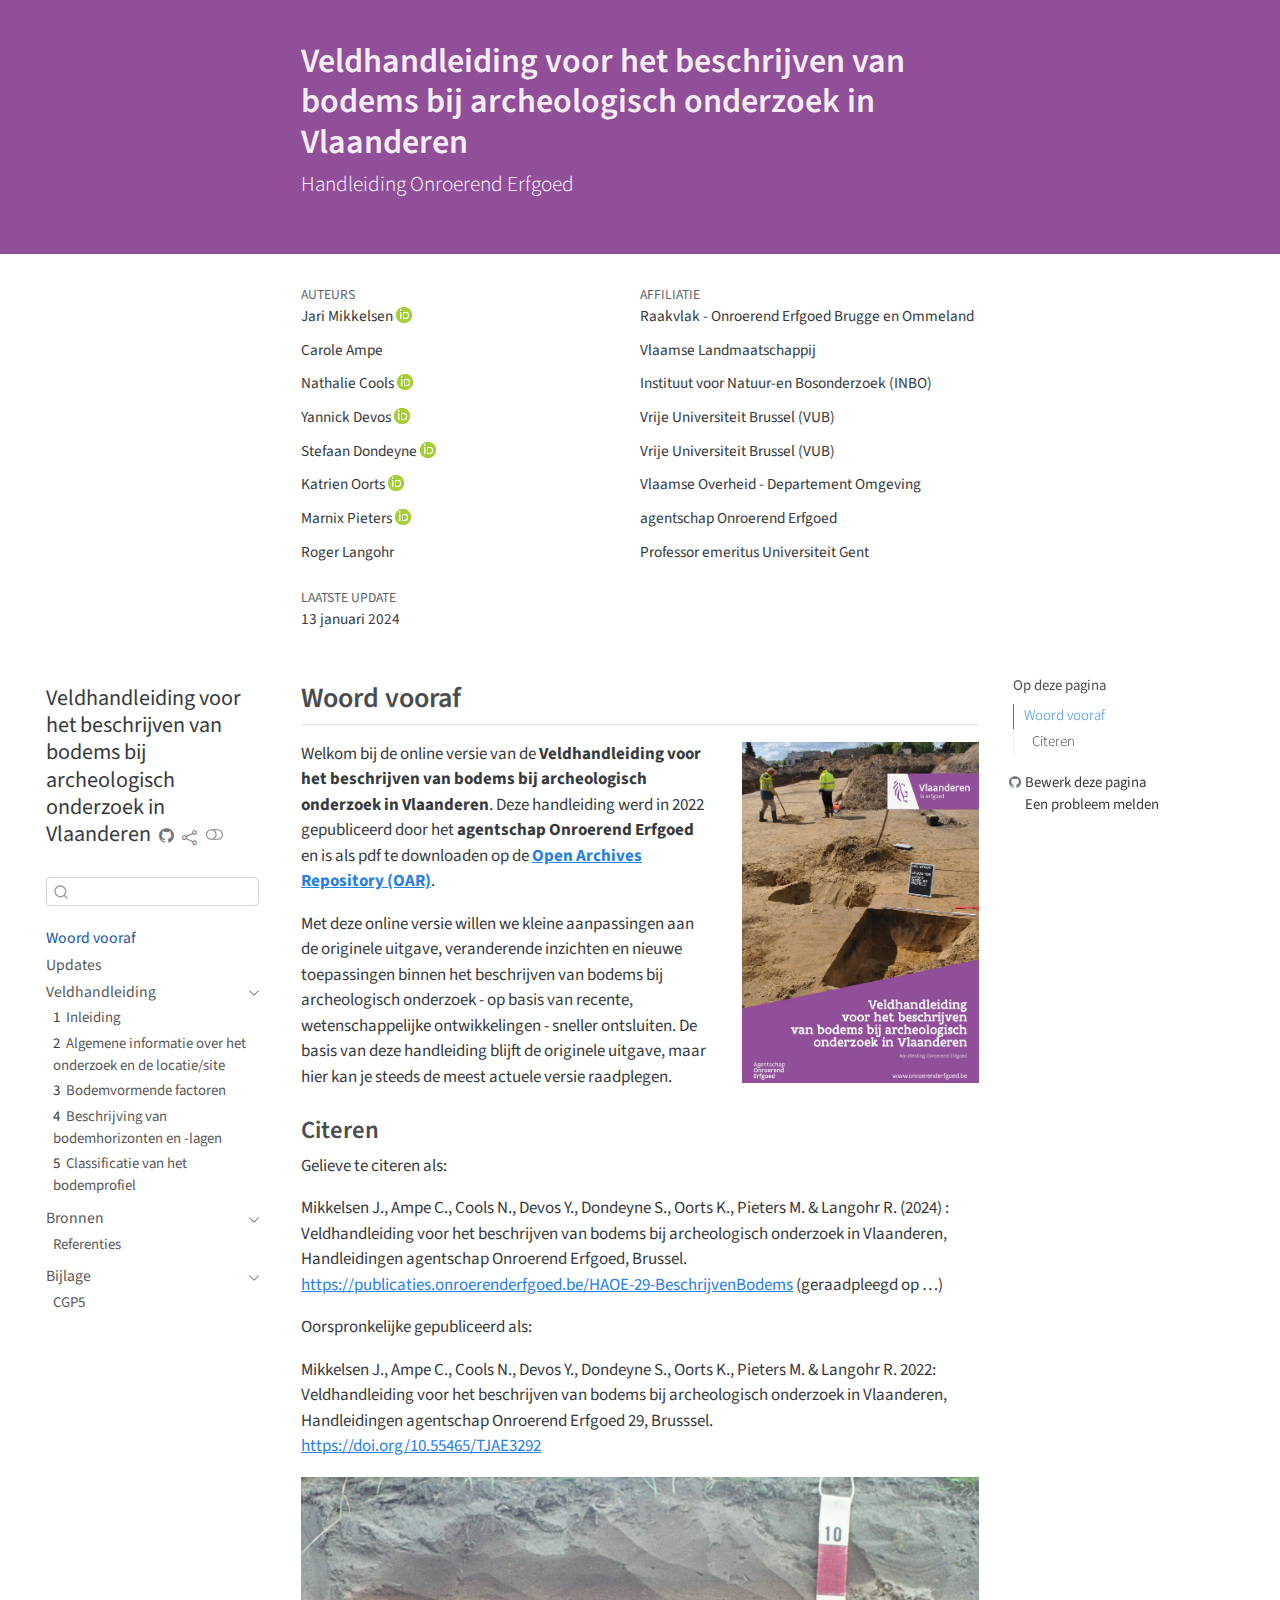
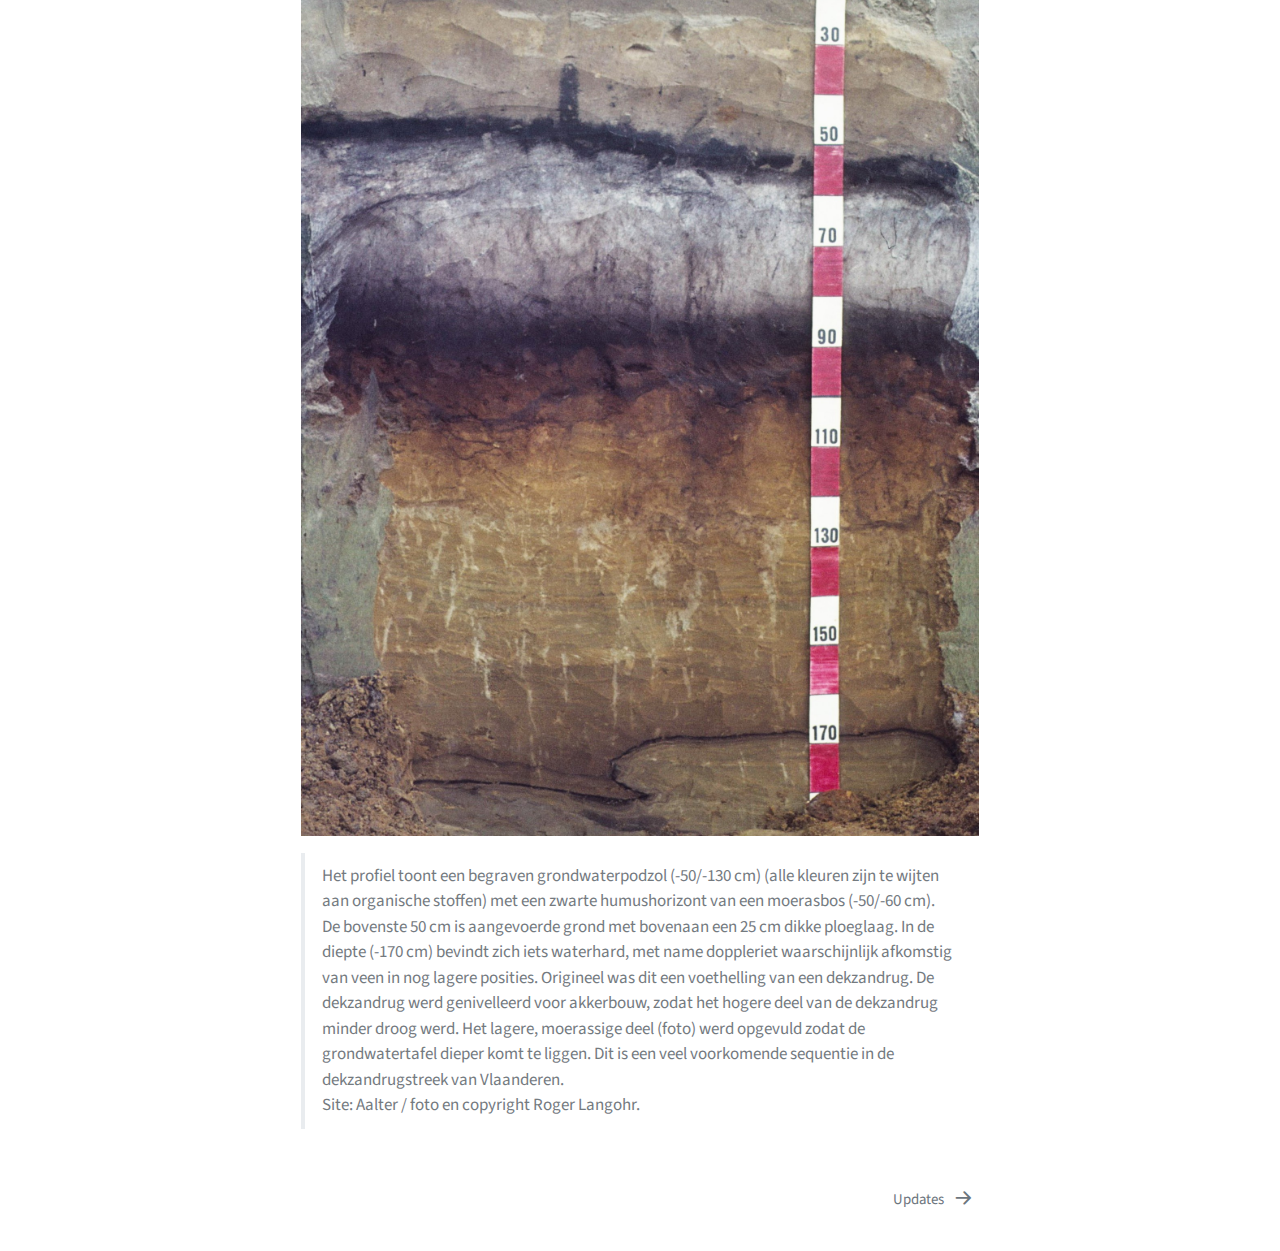
<file: docs/index.html>
<!DOCTYPE html>
<html xmlns="http://www.w3.org/1999/xhtml" lang="nl" xml:lang="nl"><head>

<meta charset="utf-8">
<meta name="generator" content="quarto-1.3.450">

<meta name="viewport" content="width=device-width, initial-scale=1.0, user-scalable=yes">

<meta name="author" content="Jari Mikkelsen">
<meta name="author" content="Carole Ampe">
<meta name="author" content="Nathalie Cools">
<meta name="author" content="Yannick Devos">
<meta name="author" content="Stefaan Dondeyne">
<meta name="author" content="Katrien Oorts">
<meta name="author" content="Marnix Pieters">
<meta name="author" content="Roger Langohr">

<title>Veldhandleiding voor het beschrijven van bodems bij archeologisch onderzoek in Vlaanderen</title>
<style>
code{white-space: pre-wrap;}
span.smallcaps{font-variant: small-caps;}
div.columns{display: flex; gap: min(4vw, 1.5em);}
div.column{flex: auto; overflow-x: auto;}
div.hanging-indent{margin-left: 1.5em; text-indent: -1.5em;}
ul.task-list{list-style: none;}
ul.task-list li input[type="checkbox"] {
  width: 0.8em;
  margin: 0 0.8em 0.2em -1em; /* quarto-specific, see https://github.com/quarto-dev/quarto-cli/issues/4556 */ 
  vertical-align: middle;
}
</style>


<script src="site_libs/quarto-nav/quarto-nav.js"></script>
<script src="site_libs/quarto-nav/headroom.min.js"></script>
<script src="site_libs/clipboard/clipboard.min.js"></script>
<script src="site_libs/quarto-search/autocomplete.umd.js"></script>
<script src="site_libs/quarto-search/fuse.min.js"></script>
<script src="site_libs/quarto-search/quarto-search.js"></script>
<meta name="quarto:offset" content="./">
<link href="./updates.html" rel="next">
<script src="site_libs/quarto-html/quarto.js"></script>
<script src="site_libs/quarto-html/popper.min.js"></script>
<script src="site_libs/quarto-html/tippy.umd.min.js"></script>
<script src="site_libs/quarto-html/anchor.min.js"></script>
<link href="site_libs/quarto-html/tippy.css" rel="stylesheet">
<link href="site_libs/quarto-html/quarto-syntax-highlighting.css" rel="stylesheet" class="quarto-color-scheme" id="quarto-text-highlighting-styles">
<link href="site_libs/quarto-html/quarto-syntax-highlighting-dark.css" rel="prefetch" class="quarto-color-scheme quarto-color-alternate" id="quarto-text-highlighting-styles">
<script src="site_libs/bootstrap/bootstrap.min.js"></script>
<link href="site_libs/bootstrap/bootstrap-icons.css" rel="stylesheet">
<link href="site_libs/bootstrap/bootstrap.min.css" rel="stylesheet" class="quarto-color-scheme" id="quarto-bootstrap" data-mode="light">
<link href="site_libs/bootstrap/bootstrap-dark.min.css" rel="prefetch" class="quarto-color-scheme quarto-color-alternate" id="quarto-bootstrap" data-mode="dark">
<script id="quarto-search-options" type="application/json">{
  "location": "sidebar",
  "copy-button": false,
  "collapse-after": 3,
  "panel-placement": "start",
  "type": "textbox",
  "limit": 20,
  "language": {
    "search-no-results-text": "Geen resultaat",
    "search-matching-documents-text": "Gevonden documenten",
    "search-copy-link-title": "Kopieer link om te zoeken",
    "search-hide-matches-text": "Extra overeenkomsten verbergen",
    "search-more-match-text": "meer overeenkomst in dit document",
    "search-more-matches-text": "meer overeenkomsten in dit document",
    "search-clear-button-title": "Wissen",
    "search-detached-cancel-button-title": "Annuleren",
    "search-submit-button-title": "Verzenden",
    "search-label": "Zoeken"
  }
}</script>
<style>

      .quarto-title-block .quarto-title-banner h1,
      .quarto-title-block .quarto-title-banner h2,
      .quarto-title-block .quarto-title-banner h3,
      .quarto-title-block .quarto-title-banner h4,
      .quarto-title-block .quarto-title-banner h5,
      .quarto-title-block .quarto-title-banner h6
      {
        color: white;
      }

      .quarto-title-block .quarto-title-banner {
        color: white;
background: #914f9a;
      }
</style>


<meta name="twitter:title" content="Veldhandleiding voor het beschrijven van bodems bij archeologisch onderzoek in Vlaanderen">
<meta name="twitter:description" content="Handleiding Onroerend Erfgoed">
<meta name="twitter:image" content="https://publicaties.onroerenderfgoed.be/HAOE-29-BeschrijvenBodems//docs/figuren/cover.jpg">
<meta name="twitter:card" content="summary_large_image">
</head>

<body class="nav-sidebar floating">

<div id="quarto-search-results"></div>
  <header id="quarto-header" class="headroom fixed-top">
  <nav class="quarto-secondary-nav">
    <div class="container-fluid d-flex">
      <button type="button" class="quarto-btn-toggle btn" data-bs-toggle="collapse" data-bs-target="#quarto-sidebar,#quarto-sidebar-glass" aria-controls="quarto-sidebar" aria-expanded="false" aria-label="Schakel zijbalk in" onclick="if (window.quartoToggleHeadroom) { window.quartoToggleHeadroom(); }">
        <i class="bi bi-layout-text-sidebar-reverse"></i>
      </button>
      <nav class="quarto-page-breadcrumbs" aria-label="breadcrumb"><ol class="breadcrumb"><li class="breadcrumb-item"><a href="./index.html">Woord vooraf</a></li></ol></nav>
      <a class="flex-grow-1" role="button" data-bs-toggle="collapse" data-bs-target="#quarto-sidebar,#quarto-sidebar-glass" aria-controls="quarto-sidebar" aria-expanded="false" aria-label="Schakel zijbalk in" onclick="if (window.quartoToggleHeadroom) { window.quartoToggleHeadroom(); }">      
      </a>
      <button type="button" class="btn quarto-search-button" aria-label="" onclick="window.quartoOpenSearch();">
        <i class="bi bi-search"></i>
      </button>
    </div>
  </nav>
</header>
<!-- content -->
<header id="title-block-header" class="quarto-title-block default page-columns page-full">
  <div class="quarto-title-banner page-columns page-full">
    <div class="quarto-title column-body">
      <h1 class="title">Veldhandleiding voor het beschrijven van bodems bij archeologisch onderzoek in Vlaanderen</h1>
            <p class="subtitle lead">Handleiding Onroerend Erfgoed</p>
                      </div>
  </div>
    
  <div class="quarto-title-meta-author">
    <div class="quarto-title-meta-heading">auteurs</div>
    <div class="quarto-title-meta-heading">affiliatie</div>
    
      <div class="quarto-title-meta-contents">
      <p class="author">Jari Mikkelsen <a href="https://orcid.org/0000-0002-4189-8879" class="quarto-title-author-orcid"> <img src="[data-uri]"></a></p>
    </div>
      <div class="quarto-title-meta-contents">
          <p class="affiliation">
              Raakvlak - Onroerend Erfgoed Brugge en Ommeland
            </p>
        </div>
        <div class="quarto-title-meta-contents">
      <p class="author">Carole Ampe </p>
    </div>
      <div class="quarto-title-meta-contents">
          <p class="affiliation">
              Vlaamse Landmaatschappij
            </p>
        </div>
        <div class="quarto-title-meta-contents">
      <p class="author">Nathalie Cools <a href="https://orcid.org/0000-0002-7059-2318" class="quarto-title-author-orcid"> <img src="[data-uri]"></a></p>
    </div>
      <div class="quarto-title-meta-contents">
          <p class="affiliation">
              Instituut voor Natuur-en Bosonderzoek (INBO)
            </p>
        </div>
        <div class="quarto-title-meta-contents">
      <p class="author">Yannick Devos <a href="https://orcid.org/0000-0002-5315-1916" class="quarto-title-author-orcid"> <img src="[data-uri]"></a></p>
    </div>
      <div class="quarto-title-meta-contents">
          <p class="affiliation">
              Vrije Universiteit Brussel (VUB)
            </p>
        </div>
        <div class="quarto-title-meta-contents">
      <p class="author">Stefaan Dondeyne <a href="https://orcid.org/0000-0002-7422-7860" class="quarto-title-author-orcid"> <img src="[data-uri]"></a></p>
    </div>
      <div class="quarto-title-meta-contents">
          <p class="affiliation">
              Vrije Universiteit Brussel (VUB)
            </p>
        </div>
        <div class="quarto-title-meta-contents">
      <p class="author">Katrien Oorts <a href="https://orcid.org/0000-0003-1997-4473" class="quarto-title-author-orcid"> <img src="[data-uri]"></a></p>
    </div>
      <div class="quarto-title-meta-contents">
          <p class="affiliation">
              Vlaamse Overheid - Departement Omgeving
            </p>
        </div>
        <div class="quarto-title-meta-contents">
      <p class="author">Marnix Pieters <a href="https://orcid.org/0000-0002-8069-1045" class="quarto-title-author-orcid"> <img src="[data-uri]"></a></p>
    </div>
      <div class="quarto-title-meta-contents">
          <p class="affiliation">
              agentschap Onroerend Erfgoed
            </p>
        </div>
        <div class="quarto-title-meta-contents">
      <p class="author">Roger Langohr </p>
    </div>
      <div class="quarto-title-meta-contents">
          <p class="affiliation">
              Professor emeritus Universiteit Gent
            </p>
        </div>
      </div>

  <div class="quarto-title-meta">

        
      <div>
      <div class="quarto-title-meta-heading">laatste update</div>
      <div class="quarto-title-meta-contents">
        <p class="date">13 januari 2024</p>
      </div>
    </div>
    
      
    </div>
    
  
  </header><div id="quarto-content" class="quarto-container page-columns page-rows-contents page-layout-article">
<!-- sidebar -->
  <nav id="quarto-sidebar" class="sidebar collapse collapse-horizontal sidebar-navigation floating overflow-auto">
    <div class="pt-lg-2 mt-2 text-left sidebar-header">
    <div class="sidebar-title mb-0 py-0">
      <a href="./">Veldhandleiding voor het beschrijven van bodems bij archeologisch onderzoek in Vlaanderen</a> 
        <div class="sidebar-tools-main tools-wide">
    <a href="https://github.com/ErfgoedPublicaties/HAOE-29-BeschrijvenBodems/" rel="" title="Source Code" class="quarto-navigation-tool px-1" aria-label="Source Code"><i class="bi bi-github"></i></a>
    <div class="dropdown">
      <a href="" title="Share" id="quarto-navigation-tool-dropdown-0" class="quarto-navigation-tool dropdown-toggle px-1" data-bs-toggle="dropdown" aria-expanded="false" aria-label="Share"><i class="bi bi-share"></i></a>
      <ul class="dropdown-menu" aria-labelledby="quarto-navigation-tool-dropdown-0">
          <li>
            <a class="dropdown-item sidebar-tools-main-item" href="https://twitter.com/intent/tweet?url=|url|">
              <i class="bi bi-bi-twitter pe-1"></i>
            Twitter
            </a>
          </li>
          <li>
            <a class="dropdown-item sidebar-tools-main-item" href="https://www.facebook.com/sharer/sharer.php?u=|url|">
              <i class="bi bi-bi-facebook pe-1"></i>
            Facebook
            </a>
          </li>
          <li>
            <a class="dropdown-item sidebar-tools-main-item" href="https://www.linkedin.com/sharing/share-offsite/?url=|url|">
              <i class="bi bi-bi-linkedin pe-1"></i>
            LinkedIn
            </a>
          </li>
      </ul>
    </div>
  <a href="" class="quarto-color-scheme-toggle quarto-navigation-tool  px-1" onclick="window.quartoToggleColorScheme(); return false;" title="Schakel donkere modus in"><i class="bi"></i></a>
</div>
    </div>
      </div>
        <div class="mt-2 flex-shrink-0 align-items-center">
        <div class="sidebar-search">
        <div id="quarto-search" class="" title="Zoeken"></div>
        </div>
        </div>
    <div class="sidebar-menu-container"> 
    <ul class="list-unstyled mt-1">
        <li class="sidebar-item">
  <div class="sidebar-item-container"> 
  <a href="./index.html" class="sidebar-item-text sidebar-link active">
 <span class="menu-text">Woord vooraf</span></a>
  </div>
</li>
        <li class="sidebar-item">
  <div class="sidebar-item-container"> 
  <a href="./updates.html" class="sidebar-item-text sidebar-link">
 <span class="menu-text">Updates</span></a>
  </div>
</li>
        <li class="sidebar-item sidebar-item-section">
      <div class="sidebar-item-container"> 
            <a class="sidebar-item-text sidebar-link text-start" data-bs-toggle="collapse" data-bs-target="#quarto-sidebar-section-1" aria-expanded="true">
 <span class="menu-text">Veldhandleiding</span></a>
          <a class="sidebar-item-toggle text-start" data-bs-toggle="collapse" data-bs-target="#quarto-sidebar-section-1" aria-expanded="true" aria-label="Schakel sectie">
            <i class="bi bi-chevron-right ms-2"></i>
          </a> 
      </div>
      <ul id="quarto-sidebar-section-1" class="collapse list-unstyled sidebar-section depth1 show">  
          <li class="sidebar-item">
  <div class="sidebar-item-container"> 
  <a href="./01_inleiding.html" class="sidebar-item-text sidebar-link">
 <span class="menu-text"><span class="chapter-number">1</span>&nbsp; <span class="chapter-title">Inleiding</span></span></a>
  </div>
</li>
          <li class="sidebar-item">
  <div class="sidebar-item-container"> 
  <a href="./02_algemeneInfo.html" class="sidebar-item-text sidebar-link">
 <span class="menu-text"><span class="chapter-number">2</span>&nbsp; <span class="chapter-title">Algemene informatie over het onderzoek en de locatie/site</span></span></a>
  </div>
</li>
          <li class="sidebar-item">
  <div class="sidebar-item-container"> 
  <a href="./03_bodemvorming.html" class="sidebar-item-text sidebar-link">
 <span class="menu-text"><span class="chapter-number">3</span>&nbsp; <span class="chapter-title">Bodemvormende factoren</span></span></a>
  </div>
</li>
          <li class="sidebar-item">
  <div class="sidebar-item-container"> 
  <a href="./04_bodembeschrijving.html" class="sidebar-item-text sidebar-link">
 <span class="menu-text"><span class="chapter-number">4</span>&nbsp; <span class="chapter-title">Beschrijving van bodemhorizonten en -lagen</span></span></a>
  </div>
</li>
          <li class="sidebar-item">
  <div class="sidebar-item-container"> 
  <a href="./05_classificatie.html" class="sidebar-item-text sidebar-link">
 <span class="menu-text"><span class="chapter-number">5</span>&nbsp; <span class="chapter-title">Classificatie van het bodemprofiel</span></span></a>
  </div>
</li>
      </ul>
  </li>
        <li class="sidebar-item sidebar-item-section">
      <div class="sidebar-item-container"> 
            <a class="sidebar-item-text sidebar-link text-start" data-bs-toggle="collapse" data-bs-target="#quarto-sidebar-section-2" aria-expanded="true">
 <span class="menu-text">Bronnen</span></a>
          <a class="sidebar-item-toggle text-start" data-bs-toggle="collapse" data-bs-target="#quarto-sidebar-section-2" aria-expanded="true" aria-label="Schakel sectie">
            <i class="bi bi-chevron-right ms-2"></i>
          </a> 
      </div>
      <ul id="quarto-sidebar-section-2" class="collapse list-unstyled sidebar-section depth1 show">  
          <li class="sidebar-item">
  <div class="sidebar-item-container"> 
  <a href="./06_literatuur.html" class="sidebar-item-text sidebar-link">
 <span class="menu-text">Referenties</span></a>
  </div>
</li>
      </ul>
  </li>
        <li class="sidebar-item sidebar-item-section">
      <div class="sidebar-item-container"> 
            <a class="sidebar-item-text sidebar-link text-start" data-bs-toggle="collapse" data-bs-target="#quarto-sidebar-section-3" aria-expanded="true">
 <span class="menu-text">Bijlage</span></a>
          <a class="sidebar-item-toggle text-start" data-bs-toggle="collapse" data-bs-target="#quarto-sidebar-section-3" aria-expanded="true" aria-label="Schakel sectie">
            <i class="bi bi-chevron-right ms-2"></i>
          </a> 
      </div>
      <ul id="quarto-sidebar-section-3" class="collapse list-unstyled sidebar-section depth1 show">  
          <li class="sidebar-item">
  <div class="sidebar-item-container"> 
  <a href="./99_CGP5.html" class="sidebar-item-text sidebar-link">
 <span class="menu-text">CGP5</span></a>
  </div>
</li>
      </ul>
  </li>
    </ul>
    </div>
</nav>
<div id="quarto-sidebar-glass" data-bs-toggle="collapse" data-bs-target="#quarto-sidebar,#quarto-sidebar-glass"></div>
<!-- margin-sidebar -->
    <div id="quarto-margin-sidebar" class="sidebar margin-sidebar">
        <nav id="TOC" role="doc-toc" class="toc-active">
    <h2 id="toc-title">Op deze pagina</h2>
   
  <ul>
  <li><a href="#woord-vooraf" id="toc-woord-vooraf" class="nav-link active" data-scroll-target="#woord-vooraf">Woord vooraf</a>
  <ul>
  <li><a href="#citeren" id="toc-citeren" class="nav-link" data-scroll-target="#citeren">Citeren</a></li>
  </ul></li>
  </ul>
<div class="toc-actions"><div><i class="bi bi-github"></i></div><div class="action-links"><p><a href="https://github.com/ErfgoedPublicaties/HAOE-29-BeschrijvenBodems/edit/main/index.qmd" class="toc-action">Bewerk deze pagina</a></p><p><a href="https://github.com/ErfgoedPublicaties/HAOE-29-BeschrijvenBodems/issues/new" class="toc-action">Een probleem melden</a></p></div></div></nav>
    </div>
<!-- main -->
<main class="content quarto-banner-title-block" id="quarto-document-content">





<section id="woord-vooraf" class="level2 unnumbered">
<h2 class="unnumbered anchored" data-anchor-id="woord-vooraf">Woord vooraf</h2><p><img src="figuren/cover.jpg" title="Veldhandleiding voor het beschrijven van bodems bij archeologisch onderzoek in Vlaanderen" class="quarto-cover-image img-fluid"></p>
<p>Welkom bij de online versie van de <strong>Veldhandleiding voor het beschrijven van bodems bij archeologisch onderzoek in Vlaanderen</strong>. Deze handleiding werd in 2022 gepubliceerd door het <strong>agentschap Onroerend Erfgoed</strong> en is als pdf te downloaden op de <a href="https://doi.org/10.55465/TJAE3292"><strong>Open Archives Repository (OAR)</strong></a>.</p>
<p>Met deze online versie willen we kleine aanpassingen aan de originele uitgave, veranderende inzichten en nieuwe toepassingen binnen het beschrijven van bodems bij archeologisch onderzoek - op basis van recente, wetenschappelijke ontwikkelingen - sneller ontsluiten. De basis van deze handleiding blijft de originele uitgave, maar hier kan je steeds de meest actuele versie raadplegen.</p>
<section id="citeren" class="level3">
<h3 class="anchored" data-anchor-id="citeren">Citeren</h3>
<p>Gelieve te citeren als: <br></p>
<p>Mikkelsen J., Ampe C., Cools N., Devos Y., Dondeyne S., Oorts K., Pieters M. &amp; Langohr R. (2024) : Veldhandleiding voor het beschrijven van bodems bij archeologisch onderzoek in Vlaanderen, Handleidingen agentschap Onroerend Erfgoed, Brussel. <a href="https://publicaties.onroerenderfgoed.be/HAOE-29-BeschrijvenBodems" class="uri">https://publicaties.onroerenderfgoed.be/HAOE-29-BeschrijvenBodems</a> (geraadpleegd op …)</p>
<p>Oorspronkelijke gepubliceerd als: <br></p>
<p>Mikkelsen J., Ampe C., Cools N., Devos Y., Dondeyne S., Oorts K., Pieters M. &amp; Langohr R. 2022: Veldhandleiding voor het beschrijven van bodems bij archeologisch onderzoek in Vlaanderen, Handleidingen agentschap Onroerend Erfgoed 29, Brusssel.<br>
<a href="https://doi.org/10.55465/TJAE3292" class="uri">https://doi.org/10.55465/TJAE3292</a></p>
<p><img src="./figuren/image2.jpeg" class="img-fluid"></p>
<blockquote class="blockquote">
<p>Het profiel toont een begraven grondwaterpodzol (-50/-130 cm) (alle kleuren zijn te wijten aan organische stoffen) met een zwarte humushorizont van een moerasbos (-50/-60 cm). De bovenste 50 cm is aangevoerde grond met bovenaan een 25 cm dikke ploeglaag. In de diepte (-170 cm) bevindt zich iets waterhard, met name doppleriet waarschijnlijk afkomstig van veen in nog lagere posities. Origineel was dit een voethelling van een dekzandrug. De dekzandrug werd genivelleerd voor akkerbouw, zodat het hogere deel van de dekzandrug minder droog werd. Het lagere, moerassige deel (foto) werd opgevuld zodat de grondwatertafel dieper komt te liggen. Dit is een veel voorkomende sequentie in de dekzandrugstreek van Vlaanderen. <br> Site: Aalter / foto en copyright Roger Langohr.</p>
</blockquote>


</section>
</section>

</main> <!-- /main -->
<script id="quarto-html-after-body" type="application/javascript">
window.document.addEventListener("DOMContentLoaded", function (event) {
  const toggleBodyColorMode = (bsSheetEl) => {
    const mode = bsSheetEl.getAttribute("data-mode");
    const bodyEl = window.document.querySelector("body");
    if (mode === "dark") {
      bodyEl.classList.add("quarto-dark");
      bodyEl.classList.remove("quarto-light");
    } else {
      bodyEl.classList.add("quarto-light");
      bodyEl.classList.remove("quarto-dark");
    }
  }
  const toggleBodyColorPrimary = () => {
    const bsSheetEl = window.document.querySelector("link#quarto-bootstrap");
    if (bsSheetEl) {
      toggleBodyColorMode(bsSheetEl);
    }
  }
  toggleBodyColorPrimary();  
  const disableStylesheet = (stylesheets) => {
    for (let i=0; i < stylesheets.length; i++) {
      const stylesheet = stylesheets[i];
      stylesheet.rel = 'prefetch';
    }
  }
  const enableStylesheet = (stylesheets) => {
    for (let i=0; i < stylesheets.length; i++) {
      const stylesheet = stylesheets[i];
      stylesheet.rel = 'stylesheet';
    }
  }
  const manageTransitions = (selector, allowTransitions) => {
    const els = window.document.querySelectorAll(selector);
    for (let i=0; i < els.length; i++) {
      const el = els[i];
      if (allowTransitions) {
        el.classList.remove('notransition');
      } else {
        el.classList.add('notransition');
      }
    }
  }
  const toggleColorMode = (alternate) => {
    // Switch the stylesheets
    const alternateStylesheets = window.document.querySelectorAll('link.quarto-color-scheme.quarto-color-alternate');
    manageTransitions('#quarto-margin-sidebar .nav-link', false);
    if (alternate) {
      enableStylesheet(alternateStylesheets);
      for (const sheetNode of alternateStylesheets) {
        if (sheetNode.id === "quarto-bootstrap") {
          toggleBodyColorMode(sheetNode);
        }
      }
    } else {
      disableStylesheet(alternateStylesheets);
      toggleBodyColorPrimary();
    }
    manageTransitions('#quarto-margin-sidebar .nav-link', true);
    // Switch the toggles
    const toggles = window.document.querySelectorAll('.quarto-color-scheme-toggle');
    for (let i=0; i < toggles.length; i++) {
      const toggle = toggles[i];
      if (toggle) {
        if (alternate) {
          toggle.classList.add("alternate");     
        } else {
          toggle.classList.remove("alternate");
        }
      }
    }
    // Hack to workaround the fact that safari doesn't
    // properly recolor the scrollbar when toggling (#1455)
    if (navigator.userAgent.indexOf('Safari') > 0 && navigator.userAgent.indexOf('Chrome') == -1) {
      manageTransitions("body", false);
      window.scrollTo(0, 1);
      setTimeout(() => {
        window.scrollTo(0, 0);
        manageTransitions("body", true);
      }, 40);  
    }
  }
  const isFileUrl = () => { 
    return window.location.protocol === 'file:';
  }
  const hasAlternateSentinel = () => {  
    let styleSentinel = getColorSchemeSentinel();
    if (styleSentinel !== null) {
      return styleSentinel === "alternate";
    } else {
      return false;
    }
  }
  const setStyleSentinel = (alternate) => {
    const value = alternate ? "alternate" : "default";
    if (!isFileUrl()) {
      window.localStorage.setItem("quarto-color-scheme", value);
    } else {
      localAlternateSentinel = value;
    }
  }
  const getColorSchemeSentinel = () => {
    if (!isFileUrl()) {
      const storageValue = window.localStorage.getItem("quarto-color-scheme");
      return storageValue != null ? storageValue : localAlternateSentinel;
    } else {
      return localAlternateSentinel;
    }
  }
  let localAlternateSentinel = 'default';
  // Dark / light mode switch
  window.quartoToggleColorScheme = () => {
    // Read the current dark / light value 
    let toAlternate = !hasAlternateSentinel();
    toggleColorMode(toAlternate);
    setStyleSentinel(toAlternate);
  };
  // Ensure there is a toggle, if there isn't float one in the top right
  if (window.document.querySelector('.quarto-color-scheme-toggle') === null) {
    const a = window.document.createElement('a');
    a.classList.add('top-right');
    a.classList.add('quarto-color-scheme-toggle');
    a.href = "";
    a.onclick = function() { try { window.quartoToggleColorScheme(); } catch {} return false; };
    const i = window.document.createElement("i");
    i.classList.add('bi');
    a.appendChild(i);
    window.document.body.appendChild(a);
  }
  // Switch to dark mode if need be
  if (hasAlternateSentinel()) {
    toggleColorMode(true);
  } else {
    toggleColorMode(false);
  }
  const icon = "";
  const anchorJS = new window.AnchorJS();
  anchorJS.options = {
    placement: 'right',
    icon: icon
  };
  anchorJS.add('.anchored');
  const isCodeAnnotation = (el) => {
    for (const clz of el.classList) {
      if (clz.startsWith('code-annotation-')) {                     
        return true;
      }
    }
    return false;
  }
  const clipboard = new window.ClipboardJS('.code-copy-button', {
    text: function(trigger) {
      const codeEl = trigger.previousElementSibling.cloneNode(true);
      for (const childEl of codeEl.children) {
        if (isCodeAnnotation(childEl)) {
          childEl.remove();
        }
      }
      return codeEl.innerText;
    }
  });
  clipboard.on('success', function(e) {
    // button target
    const button = e.trigger;
    // don't keep focus
    button.blur();
    // flash "checked"
    button.classList.add('code-copy-button-checked');
    var currentTitle = button.getAttribute("title");
    button.setAttribute("title", "Gekopieerd!");
    let tooltip;
    if (window.bootstrap) {
      button.setAttribute("data-bs-toggle", "tooltip");
      button.setAttribute("data-bs-placement", "left");
      button.setAttribute("data-bs-title", "Gekopieerd!");
      tooltip = new bootstrap.Tooltip(button, 
        { trigger: "manual", 
          customClass: "code-copy-button-tooltip",
          offset: [0, -8]});
      tooltip.show();    
    }
    setTimeout(function() {
      if (tooltip) {
        tooltip.hide();
        button.removeAttribute("data-bs-title");
        button.removeAttribute("data-bs-toggle");
        button.removeAttribute("data-bs-placement");
      }
      button.setAttribute("title", currentTitle);
      button.classList.remove('code-copy-button-checked');
    }, 1000);
    // clear code selection
    e.clearSelection();
  });
  function tippyHover(el, contentFn) {
    const config = {
      allowHTML: true,
      content: contentFn,
      maxWidth: 500,
      delay: 100,
      arrow: false,
      appendTo: function(el) {
          return el.parentElement;
      },
      interactive: true,
      interactiveBorder: 10,
      theme: 'quarto',
      placement: 'bottom-start'
    };
    window.tippy(el, config); 
  }
  const noterefs = window.document.querySelectorAll('a[role="doc-noteref"]');
  for (var i=0; i<noterefs.length; i++) {
    const ref = noterefs[i];
    tippyHover(ref, function() {
      // use id or data attribute instead here
      let href = ref.getAttribute('data-footnote-href') || ref.getAttribute('href');
      try { href = new URL(href).hash; } catch {}
      const id = href.replace(/^#\/?/, "");
      const note = window.document.getElementById(id);
      return note.innerHTML;
    });
  }
      let selectedAnnoteEl;
      const selectorForAnnotation = ( cell, annotation) => {
        let cellAttr = 'data-code-cell="' + cell + '"';
        let lineAttr = 'data-code-annotation="' +  annotation + '"';
        const selector = 'span[' + cellAttr + '][' + lineAttr + ']';
        return selector;
      }
      const selectCodeLines = (annoteEl) => {
        const doc = window.document;
        const targetCell = annoteEl.getAttribute("data-target-cell");
        const targetAnnotation = annoteEl.getAttribute("data-target-annotation");
        const annoteSpan = window.document.querySelector(selectorForAnnotation(targetCell, targetAnnotation));
        const lines = annoteSpan.getAttribute("data-code-lines").split(",");
        const lineIds = lines.map((line) => {
          return targetCell + "-" + line;
        })
        let top = null;
        let height = null;
        let parent = null;
        if (lineIds.length > 0) {
            //compute the position of the single el (top and bottom and make a div)
            const el = window.document.getElementById(lineIds[0]);
            top = el.offsetTop;
            height = el.offsetHeight;
            parent = el.parentElement.parentElement;
          if (lineIds.length > 1) {
            const lastEl = window.document.getElementById(lineIds[lineIds.length - 1]);
            const bottom = lastEl.offsetTop + lastEl.offsetHeight;
            height = bottom - top;
          }
          if (top !== null && height !== null && parent !== null) {
            // cook up a div (if necessary) and position it 
            let div = window.document.getElementById("code-annotation-line-highlight");
            if (div === null) {
              div = window.document.createElement("div");
              div.setAttribute("id", "code-annotation-line-highlight");
              div.style.position = 'absolute';
              parent.appendChild(div);
            }
            div.style.top = top - 2 + "px";
            div.style.height = height + 4 + "px";
            let gutterDiv = window.document.getElementById("code-annotation-line-highlight-gutter");
            if (gutterDiv === null) {
              gutterDiv = window.document.createElement("div");
              gutterDiv.setAttribute("id", "code-annotation-line-highlight-gutter");
              gutterDiv.style.position = 'absolute';
              const codeCell = window.document.getElementById(targetCell);
              const gutter = codeCell.querySelector('.code-annotation-gutter');
              gutter.appendChild(gutterDiv);
            }
            gutterDiv.style.top = top - 2 + "px";
            gutterDiv.style.height = height + 4 + "px";
          }
          selectedAnnoteEl = annoteEl;
        }
      };
      const unselectCodeLines = () => {
        const elementsIds = ["code-annotation-line-highlight", "code-annotation-line-highlight-gutter"];
        elementsIds.forEach((elId) => {
          const div = window.document.getElementById(elId);
          if (div) {
            div.remove();
          }
        });
        selectedAnnoteEl = undefined;
      };
      // Attach click handler to the DT
      const annoteDls = window.document.querySelectorAll('dt[data-target-cell]');
      for (const annoteDlNode of annoteDls) {
        annoteDlNode.addEventListener('click', (event) => {
          const clickedEl = event.target;
          if (clickedEl !== selectedAnnoteEl) {
            unselectCodeLines();
            const activeEl = window.document.querySelector('dt[data-target-cell].code-annotation-active');
            if (activeEl) {
              activeEl.classList.remove('code-annotation-active');
            }
            selectCodeLines(clickedEl);
            clickedEl.classList.add('code-annotation-active');
          } else {
            // Unselect the line
            unselectCodeLines();
            clickedEl.classList.remove('code-annotation-active');
          }
        });
      }
  const findCites = (el) => {
    const parentEl = el.parentElement;
    if (parentEl) {
      const cites = parentEl.dataset.cites;
      if (cites) {
        return {
          el,
          cites: cites.split(' ')
        };
      } else {
        return findCites(el.parentElement)
      }
    } else {
      return undefined;
    }
  };
  var bibliorefs = window.document.querySelectorAll('a[role="doc-biblioref"]');
  for (var i=0; i<bibliorefs.length; i++) {
    const ref = bibliorefs[i];
    const citeInfo = findCites(ref);
    if (citeInfo) {
      tippyHover(citeInfo.el, function() {
        var popup = window.document.createElement('div');
        citeInfo.cites.forEach(function(cite) {
          var citeDiv = window.document.createElement('div');
          citeDiv.classList.add('hanging-indent');
          citeDiv.classList.add('csl-entry');
          var biblioDiv = window.document.getElementById('ref-' + cite);
          if (biblioDiv) {
            citeDiv.innerHTML = biblioDiv.innerHTML;
          }
          popup.appendChild(citeDiv);
        });
        return popup.innerHTML;
      });
    }
  }
    var localhostRegex = new RegExp(/^(?:http|https):\/\/localhost\:?[0-9]*\//);
      var filterRegex = new RegExp("https:\/\/publicaties\.onroerenderfgoed\.be\/HAOE-29-BeschrijvenBodems\/");
    var isInternal = (href) => {
        return filterRegex.test(href) || localhostRegex.test(href);
    }
    // Inspect non-navigation links and adorn them if external
 	var links = window.document.querySelectorAll('a[href]:not(.nav-link):not(.navbar-brand):not(.toc-action):not(.sidebar-link):not(.sidebar-item-toggle):not(.pagination-link):not(.no-external):not([aria-hidden]):not(.dropdown-item)');
    for (var i=0; i<links.length; i++) {
      const link = links[i];
      if (!isInternal(link.href)) {
          // target, if specified
          link.setAttribute("target", "_blank");
      }
    }
});
</script>
<nav class="page-navigation">
  <div class="nav-page nav-page-previous">
  </div>
  <div class="nav-page nav-page-next">
      <a href="./updates.html" class="pagination-link">
        <span class="nav-page-text">Updates</span> <i class="bi bi-arrow-right-short"></i>
      </a>
  </div>
</nav>
</div> <!-- /content -->



</body></html>
</file>
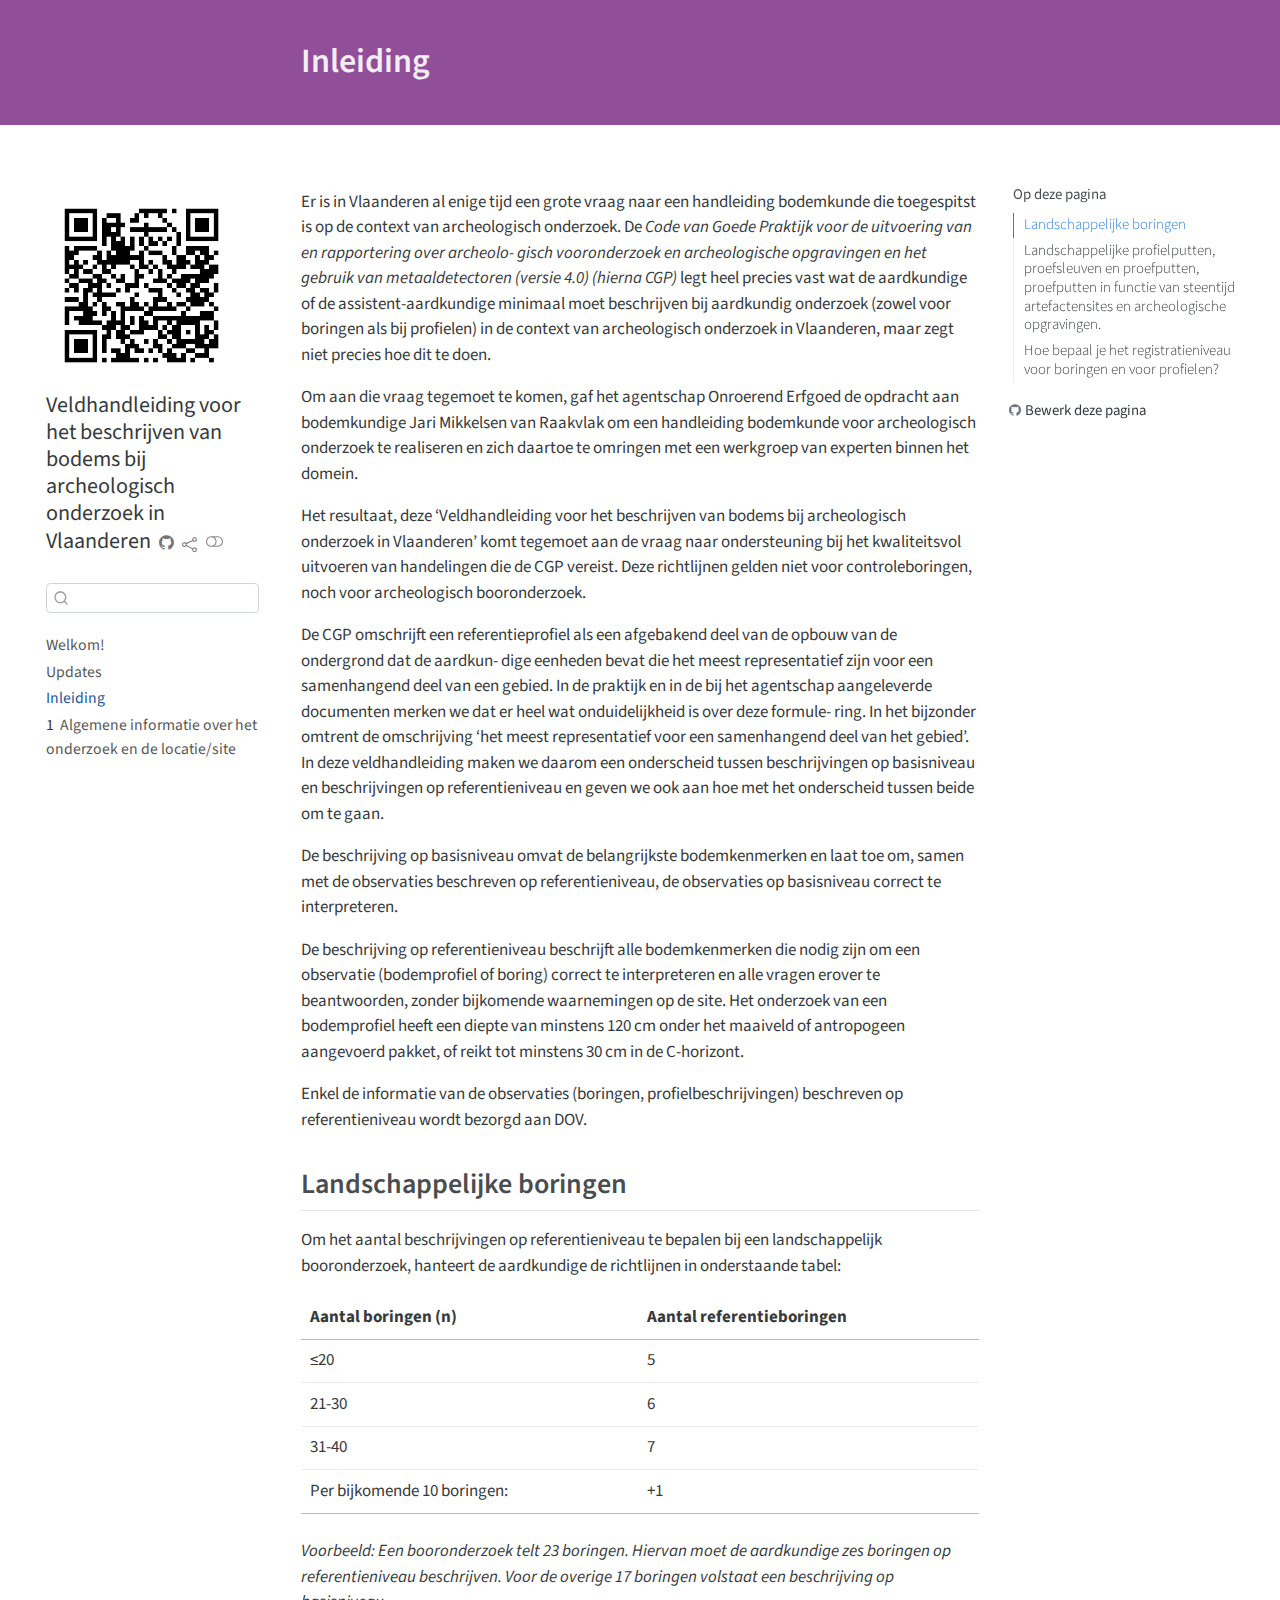
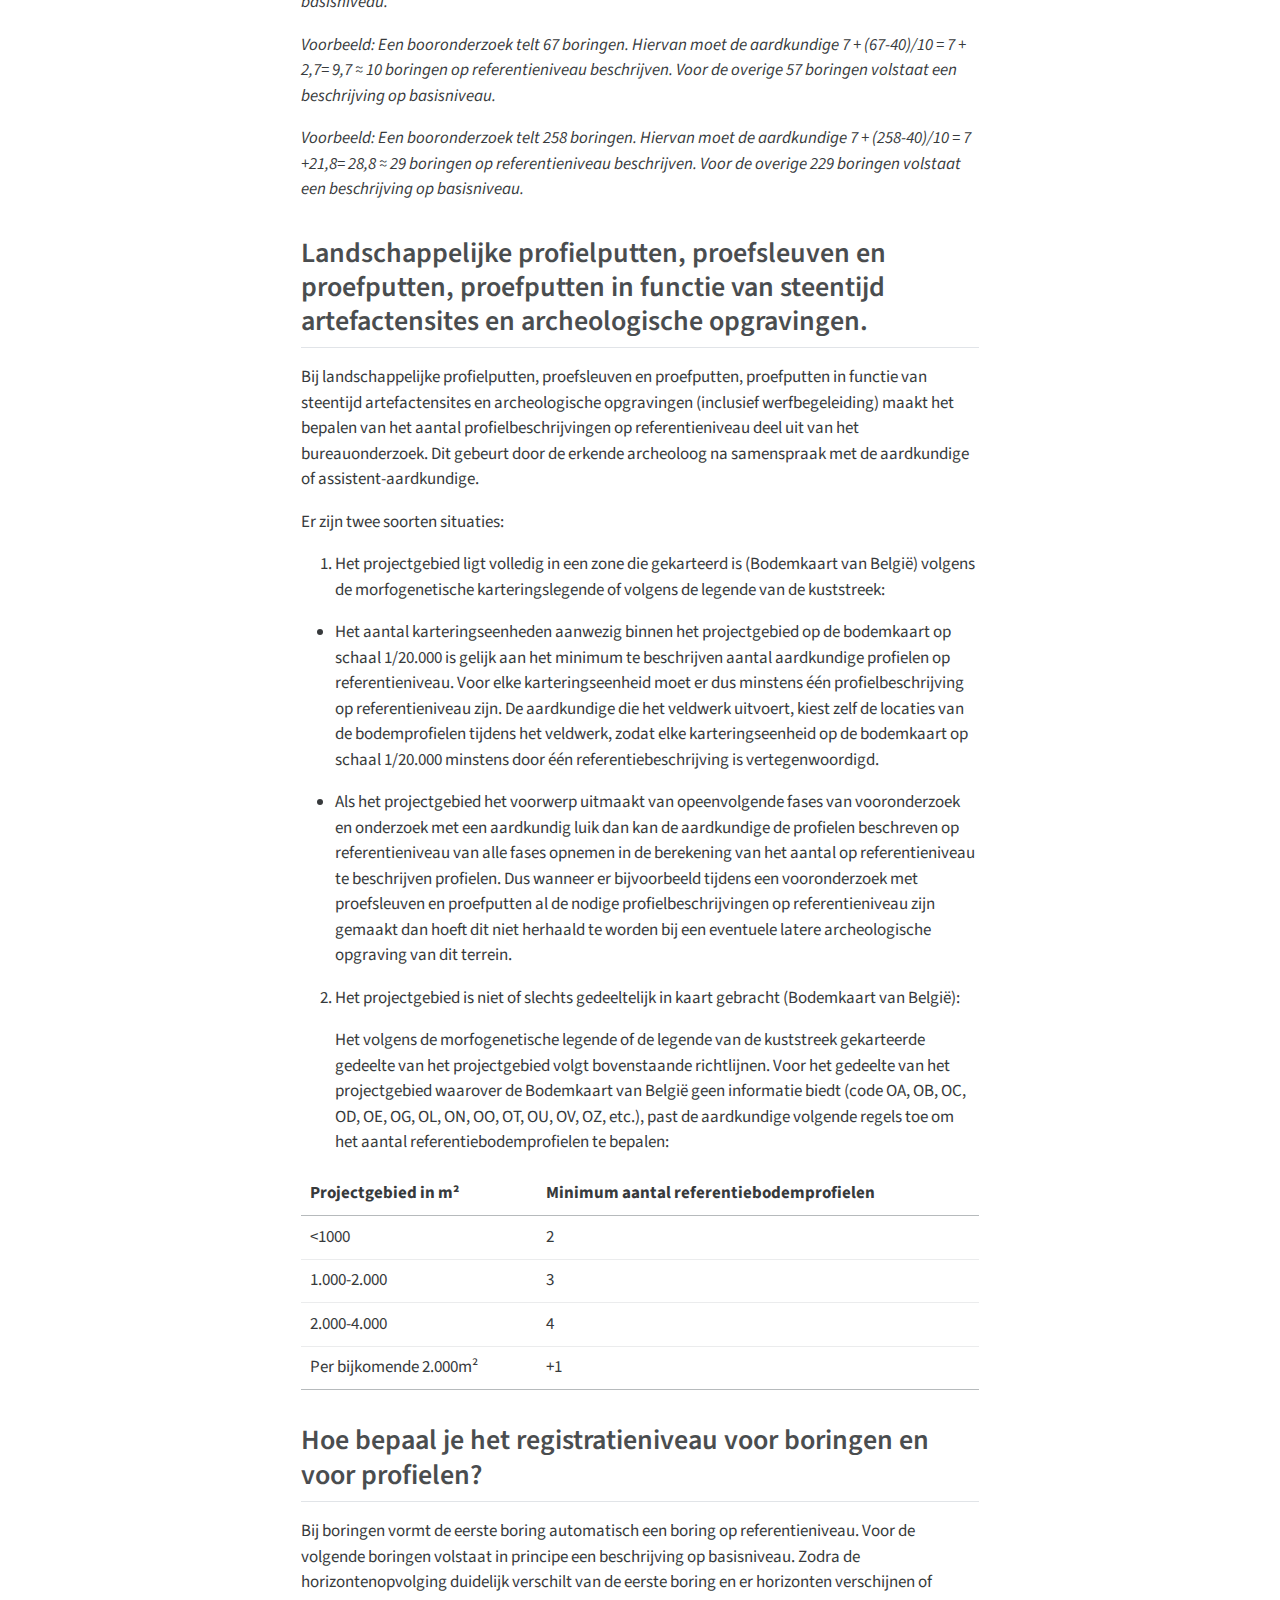
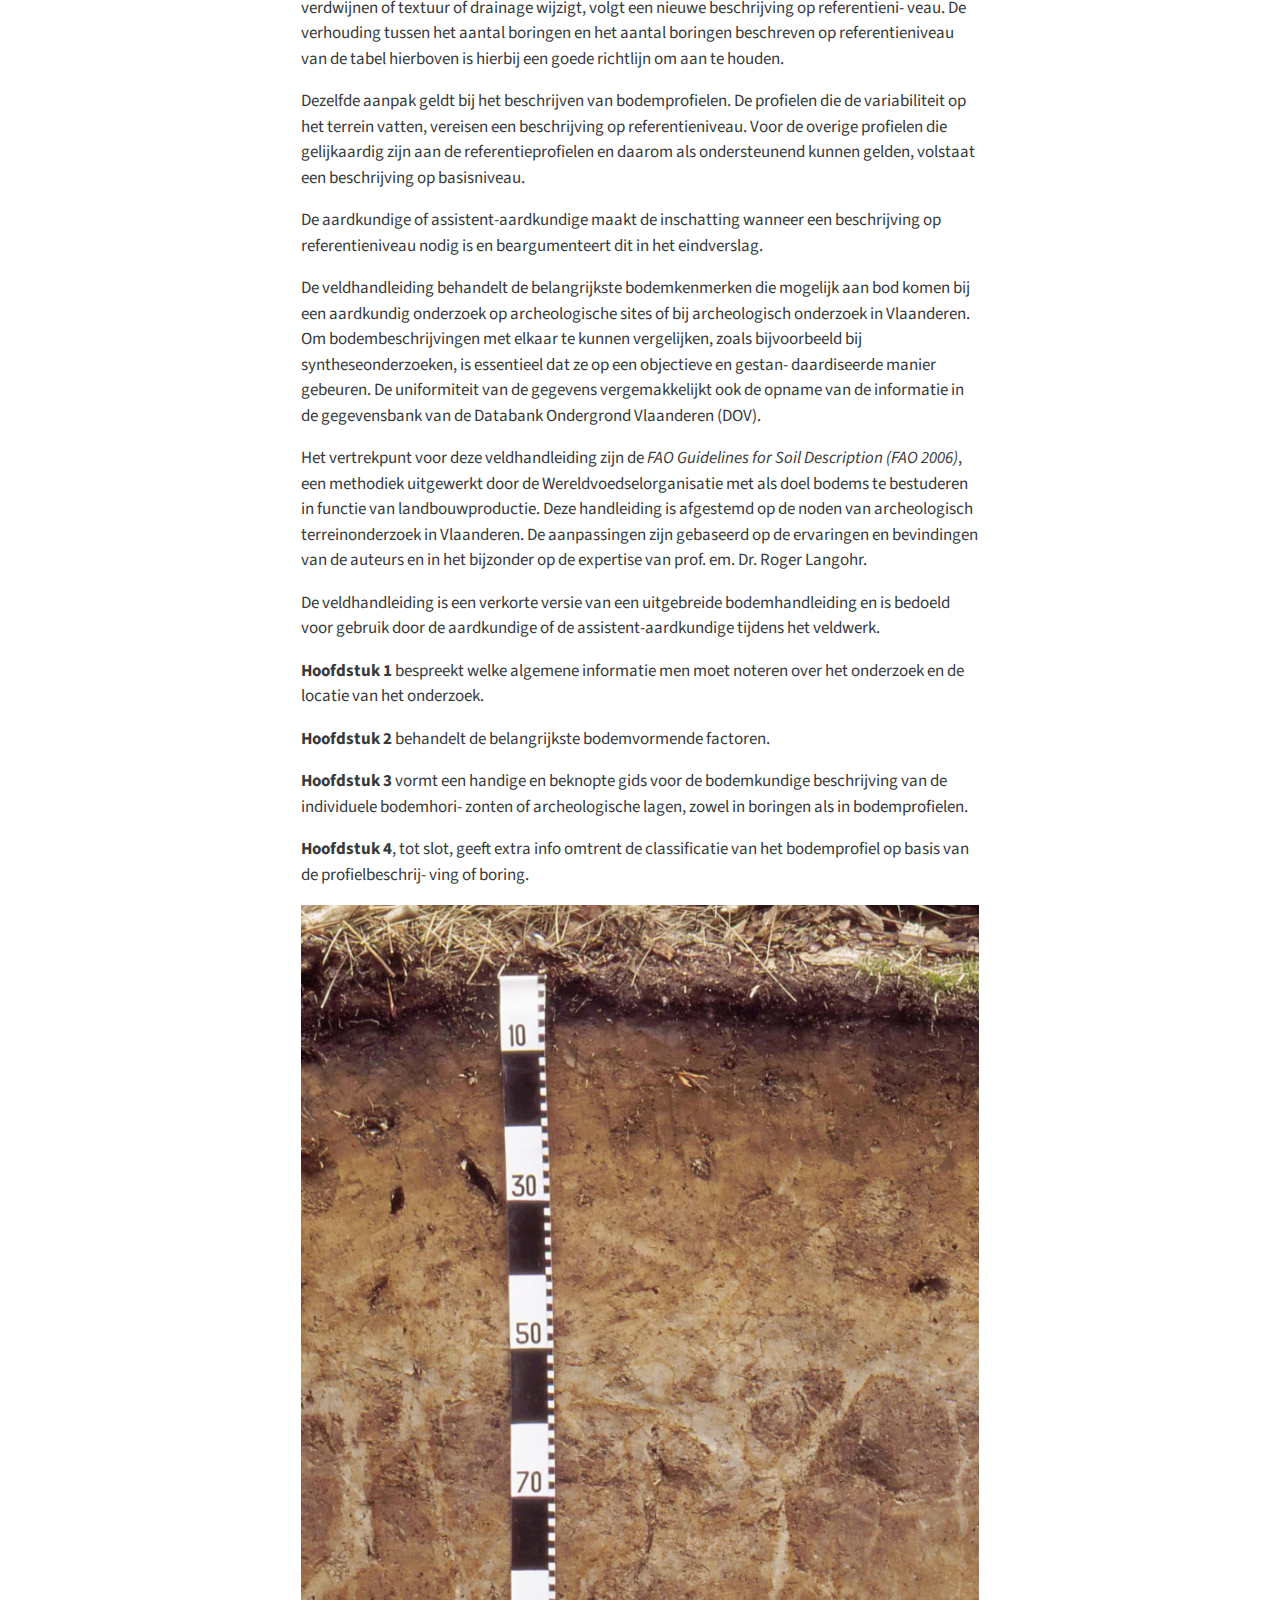
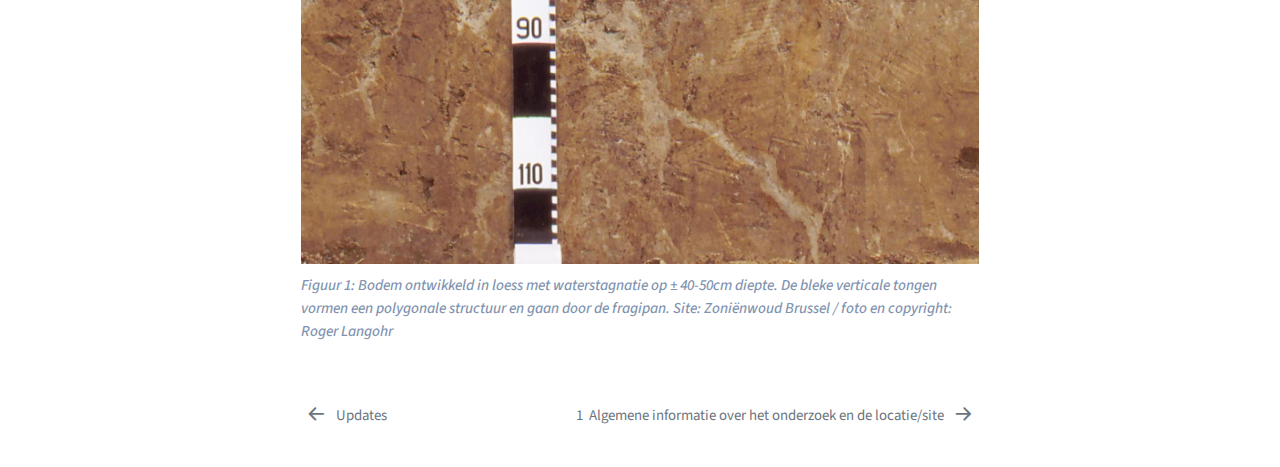
<file: docs/00_inleiding.html>
<!DOCTYPE html>
<html xmlns="http://www.w3.org/1999/xhtml" lang="nl" xml:lang="nl"><head>

<meta charset="utf-8">
<meta name="generator" content="quarto-1.3.353">

<meta name="viewport" content="width=device-width, initial-scale=1.0, user-scalable=yes">


<title>Veldhandleiding voor het beschrijven van bodems bij archeologisch onderzoek in Vlaanderen - Inleiding</title>
<style>
code{white-space: pre-wrap;}
span.smallcaps{font-variant: small-caps;}
div.columns{display: flex; gap: min(4vw, 1.5em);}
div.column{flex: auto; overflow-x: auto;}
div.hanging-indent{margin-left: 1.5em; text-indent: -1.5em;}
ul.task-list{list-style: none;}
ul.task-list li input[type="checkbox"] {
  width: 0.8em;
  margin: 0 0.8em 0.2em -1em; /* quarto-specific, see https://github.com/quarto-dev/quarto-cli/issues/4556 */ 
  vertical-align: middle;
}
</style>


<script src="site_libs/quarto-nav/quarto-nav.js"></script>
<script src="site_libs/quarto-nav/headroom.min.js"></script>
<script src="site_libs/clipboard/clipboard.min.js"></script>
<script src="site_libs/quarto-search/autocomplete.umd.js"></script>
<script src="site_libs/quarto-search/fuse.min.js"></script>
<script src="site_libs/quarto-search/quarto-search.js"></script>
<meta name="quarto:offset" content="./">
<link href="./01_algemeneInfo.html" rel="next">
<link href="./updates.html" rel="prev">
<script src="site_libs/quarto-html/quarto.js"></script>
<script src="site_libs/quarto-html/popper.min.js"></script>
<script src="site_libs/quarto-html/tippy.umd.min.js"></script>
<script src="site_libs/quarto-html/anchor.min.js"></script>
<link href="site_libs/quarto-html/tippy.css" rel="stylesheet">
<link href="site_libs/quarto-html/quarto-syntax-highlighting.css" rel="stylesheet" class="quarto-color-scheme" id="quarto-text-highlighting-styles">
<link href="site_libs/quarto-html/quarto-syntax-highlighting-dark.css" rel="prefetch" class="quarto-color-scheme quarto-color-alternate" id="quarto-text-highlighting-styles">
<script src="site_libs/bootstrap/bootstrap.min.js"></script>
<link href="site_libs/bootstrap/bootstrap-icons.css" rel="stylesheet">
<link href="site_libs/bootstrap/bootstrap.min.css" rel="stylesheet" class="quarto-color-scheme" id="quarto-bootstrap" data-mode="light">
<link href="site_libs/bootstrap/bootstrap-dark.min.css" rel="prefetch" class="quarto-color-scheme quarto-color-alternate" id="quarto-bootstrap" data-mode="dark">
<script id="quarto-search-options" type="application/json">{
  "location": "sidebar",
  "copy-button": false,
  "collapse-after": 3,
  "panel-placement": "start",
  "type": "textbox",
  "limit": 20,
  "language": {
    "search-no-results-text": "Geen resultaat",
    "search-matching-documents-text": "Gevonden documenten",
    "search-copy-link-title": "Kopieer link om te zoeken",
    "search-hide-matches-text": "Extra overeenkomsten verbergen",
    "search-more-match-text": "meer overeenkomst in dit document",
    "search-more-matches-text": "meer overeenkomsten in dit document",
    "search-clear-button-title": "Wissen",
    "search-detached-cancel-button-title": "Annuleren",
    "search-submit-button-title": "Verzenden"
  }
}</script>
<style>

      .quarto-title-block .quarto-title-banner h1,
      .quarto-title-block .quarto-title-banner h2,
      .quarto-title-block .quarto-title-banner h3,
      .quarto-title-block .quarto-title-banner h4,
      .quarto-title-block .quarto-title-banner h5,
      .quarto-title-block .quarto-title-banner h6
      {
        color: white;
      }

      .quarto-title-block .quarto-title-banner {
        color: white;
background: #914f9a;
      }
</style>


<meta name="twitter:title" content="Veldhandleiding voor het beschrijven van bodems bij archeologisch onderzoek in Vlaanderen - Inleiding">
<meta name="twitter:description" content="">
<meta name="twitter:image" content="/docs/figuren/cover.jpg">
<meta name="twitter:card" content="summary_large_image">
</head>

<body class="nav-sidebar floating">

<div id="quarto-search-results"></div>
  <header id="quarto-header" class="headroom fixed-top">
  <nav class="quarto-secondary-nav">
    <div class="container-fluid d-flex">
      <button type="button" class="quarto-btn-toggle btn" data-bs-toggle="collapse" data-bs-target="#quarto-sidebar,#quarto-sidebar-glass" aria-controls="quarto-sidebar" aria-expanded="false" aria-label="Schakel zijbalk in" onclick="if (window.quartoToggleHeadroom) { window.quartoToggleHeadroom(); }">
        <i class="bi bi-layout-text-sidebar-reverse"></i>
      </button>
      <nav class="quarto-page-breadcrumbs" aria-label="breadcrumb"><ol class="breadcrumb"><li class="breadcrumb-item"><a href="./00_inleiding.html">Inleiding</a></li></ol></nav>
      <a class="flex-grow-1" role="button" data-bs-toggle="collapse" data-bs-target="#quarto-sidebar,#quarto-sidebar-glass" aria-controls="quarto-sidebar" aria-expanded="false" aria-label="Schakel zijbalk in" onclick="if (window.quartoToggleHeadroom) { window.quartoToggleHeadroom(); }">      
      </a>
      <button type="button" class="btn quarto-search-button" aria-label="Zoeken" onclick="window.quartoOpenSearch();">
        <i class="bi bi-search"></i>
      </button>
    </div>
  </nav>
</header>
<!-- content -->
<header id="title-block-header" class="quarto-title-block default page-columns page-full">
  <div class="quarto-title-banner page-columns page-full">
    <div class="quarto-title column-body">
      <h1 class="title">Inleiding</h1>
                      </div>
  </div>
    
  
  <div class="quarto-title-meta">

      
    
      
    </div>
    
  
  </header><div id="quarto-content" class="quarto-container page-columns page-rows-contents page-layout-article">
<!-- sidebar -->
  <nav id="quarto-sidebar" class="sidebar collapse collapse-horizontal sidebar-navigation floating overflow-auto">
    <div class="pt-lg-2 mt-2 text-left sidebar-header sidebar-header-stacked">
      <a href="./index.html" class="sidebar-logo-link">
      <img src="./figuren/qr_bodems.png" alt="" class="sidebar-logo py-0 d-lg-inline d-none">
      </a>
    <div class="sidebar-title mb-0 py-0">
      <a href="./">Veldhandleiding voor het beschrijven van bodems bij archeologisch onderzoek in Vlaanderen</a> 
        <div class="sidebar-tools-main tools-wide">
    <a href="https://github.com/hanecakr/handleidingBeschrijvingBodems/" title="Source Code" class="quarto-navigation-tool px-1" aria-label="Source Code"><i class="bi bi-github"></i></a>
    <div class="dropdown">
      <a href="" title="Share" id="quarto-navigation-tool-dropdown-0" class="quarto-navigation-tool dropdown-toggle px-1" data-bs-toggle="dropdown" aria-expanded="false" aria-label="Share"><i class="bi bi-share"></i></a>
      <ul class="dropdown-menu" aria-labelledby="quarto-navigation-tool-dropdown-0">
          <li>
            <a class="dropdown-item sidebar-tools-main-item" href="https://twitter.com/intent/tweet?url=|url|">
              <i class="bi bi-bi-twitter pe-1"></i>
            Twitter
            </a>
          </li>
          <li>
            <a class="dropdown-item sidebar-tools-main-item" href="https://www.facebook.com/sharer/sharer.php?u=|url|">
              <i class="bi bi-bi-facebook pe-1"></i>
            Facebook
            </a>
          </li>
          <li>
            <a class="dropdown-item sidebar-tools-main-item" href="https://www.linkedin.com/sharing/share-offsite/?url=|url|">
              <i class="bi bi-bi-linkedin pe-1"></i>
            LinkedIn
            </a>
          </li>
      </ul>
    </div>
  <a href="" class="quarto-color-scheme-toggle quarto-navigation-tool  px-1" onclick="window.quartoToggleColorScheme(); return false;" title="Schakel donkere modus in"><i class="bi"></i></a>
</div>
    </div>
      </div>
        <div class="mt-2 flex-shrink-0 align-items-center">
        <div class="sidebar-search">
        <div id="quarto-search" class="" title="Zoeken"></div>
        </div>
        </div>
    <div class="sidebar-menu-container"> 
    <ul class="list-unstyled mt-1">
        <li class="sidebar-item">
  <div class="sidebar-item-container"> 
  <a href="./index.html" class="sidebar-item-text sidebar-link">
 <span class="menu-text">Welkom!</span></a>
  </div>
</li>
        <li class="sidebar-item">
  <div class="sidebar-item-container"> 
  <a href="./updates.html" class="sidebar-item-text sidebar-link">
 <span class="menu-text">Updates</span></a>
  </div>
</li>
        <li class="sidebar-item">
  <div class="sidebar-item-container"> 
  <a href="./00_inleiding.html" class="sidebar-item-text sidebar-link active">
 <span class="menu-text">Inleiding</span></a>
  </div>
</li>
        <li class="sidebar-item">
  <div class="sidebar-item-container"> 
  <a href="./01_algemeneInfo.html" class="sidebar-item-text sidebar-link">
 <span class="menu-text"><span class="chapter-number">1</span>&nbsp; <span class="chapter-title">Algemene informatie over het onderzoek en de locatie/site</span></span></a>
  </div>
</li>
    </ul>
    </div>
</nav>
<div id="quarto-sidebar-glass" data-bs-toggle="collapse" data-bs-target="#quarto-sidebar,#quarto-sidebar-glass"></div>
<!-- margin-sidebar -->
    <div id="quarto-margin-sidebar" class="sidebar margin-sidebar">
        <nav id="TOC" role="doc-toc" class="toc-active">
    <h2 id="toc-title">Op deze pagina</h2>
   
  <ul>
  <li><a href="#landschappelijke-boringen" id="toc-landschappelijke-boringen" class="nav-link active" data-scroll-target="#landschappelijke-boringen">Landschappelijke boringen</a></li>
  <li><a href="#landschappelijke-profielputten-proefsleuven-en-proefputten-proefputten-in-functie-van-steentijd-artefactensites-en-archeologische-opgravingen." id="toc-landschappelijke-profielputten-proefsleuven-en-proefputten-proefputten-in-functie-van-steentijd-artefactensites-en-archeologische-opgravingen." class="nav-link" data-scroll-target="#landschappelijke-profielputten-proefsleuven-en-proefputten-proefputten-in-functie-van-steentijd-artefactensites-en-archeologische-opgravingen.">Landschappelijke profielputten, proefsleuven en proefputten, proefputten in functie van steentijd artefactensites en archeologische opgravingen.</a></li>
  <li><a href="#hoe-bepaal-je-het-registratieniveau-voor-boringen-en-voor-profielen" id="toc-hoe-bepaal-je-het-registratieniveau-voor-boringen-en-voor-profielen" class="nav-link" data-scroll-target="#hoe-bepaal-je-het-registratieniveau-voor-boringen-en-voor-profielen">Hoe bepaal je het registratieniveau voor boringen en voor profielen?</a></li>
  </ul>
<div class="toc-actions"><div><i class="bi bi-github"></i></div><div class="action-links"><p><a href="https://github.com/hanecakr/handleidingBeschrijvingBodems/edit/main/00_inleiding.qmd" class="toc-action">Bewerk deze pagina</a></p></div></div></nav>
    </div>
<!-- main -->
<main class="content quarto-banner-title-block" id="quarto-document-content">




<p>Er is in Vlaanderen al enige tijd een grote vraag naar een handleiding bodemkunde die toegespitst is op de context van archeologisch onderzoek. De <em>Code van Goede Praktijk voor de uitvoering van en rapportering over archeolo- gisch vooronderzoek en archeologische opgravingen en het gebruik van metaaldetectoren (versie 4.0) (hierna CGP)</em> legt heel precies vast wat de aardkundige of de assistent-aardkundige minimaal moet beschrijven bij aardkundig onderzoek (zowel voor boringen als bij profielen) in de context van archeologisch onderzoek in Vlaanderen, maar zegt niet precies hoe dit te doen.</p>
<p>Om aan die vraag tegemoet te komen, gaf het agentschap Onroerend Erfgoed de opdracht aan bodemkundige Jari Mikkelsen van Raakvlak om een handleiding bodemkunde voor archeologisch onderzoek te realiseren en zich daartoe te omringen met een werkgroep van experten binnen het domein.</p>
<p>Het resultaat, deze ‘Veldhandleiding voor het beschrijven van bodems bij archeologisch onderzoek in Vlaanderen’ komt tegemoet aan de vraag naar ondersteuning bij het kwaliteitsvol uitvoeren van handelingen die de CGP vereist. Deze richtlijnen gelden niet voor controleboringen, noch voor archeologisch booronderzoek.</p>
<p>De CGP omschrijft een referentieprofiel als een afgebakend deel van de opbouw van de ondergrond dat de aardkun- dige eenheden bevat die het meest representatief zijn voor een samenhangend deel van een gebied. In de praktijk en in de bij het agentschap aangeleverde documenten merken we dat er heel wat onduidelijkheid is over deze formule- ring. In het bijzonder omtrent de omschrijving ‘het meest representatief voor een samenhangend deel van het gebied’. In deze veldhandleiding maken we daarom een onderscheid tussen beschrijvingen op basisniveau en beschrijvingen op referentieniveau en geven we ook aan hoe met het onderscheid tussen beide om te gaan.</p>
<p>De beschrijving op basisniveau omvat de belangrijkste bodemkenmerken en laat toe om, samen met de observaties beschreven op referentieniveau, de observaties op basisniveau correct te interpreteren.</p>
<p>De beschrijving op referentieniveau beschrijft alle bodemkenmerken die nodig zijn om een observatie (bodemprofiel of boring) correct te interpreteren en alle vragen erover te beantwoorden, zonder bijkomende waarnemingen op de site. Het onderzoek van een bodemprofiel heeft een diepte van minstens 120 cm onder het maaiveld of antropogeen aangevoerd pakket, of reikt tot minstens 30 cm in de C-horizont.</p>
<p>Enkel de informatie van de observaties (boringen, profielbeschrijvingen) beschreven op referentieniveau wordt bezorgd aan DOV.</p>
<section id="landschappelijke-boringen" class="level2">
<h2 class="anchored" data-anchor-id="landschappelijke-boringen">Landschappelijke boringen</h2>
<p>Om het aantal beschrijvingen op referentieniveau te bepalen bij een landschappelijk booronderzoek, hanteert de aardkundige de richtlijnen in onderstaande tabel:</p>
<table class="table">
<thead>
<tr class="header">
<th>Aantal boringen (n)</th>
<th>Aantal referentieboringen</th>
</tr>
</thead>
<tbody>
<tr class="odd">
<td>≤20</td>
<td>5</td>
</tr>
<tr class="even">
<td>21-30</td>
<td>6</td>
</tr>
<tr class="odd">
<td>31-40</td>
<td>7</td>
</tr>
<tr class="even">
<td>Per bijkomende 10 boringen:</td>
<td>+1</td>
</tr>
</tbody>
</table>
<p><em>Voorbeeld: Een booronderzoek telt 23 boringen. Hiervan moet de aardkundige zes boringen op referentieniveau beschrijven. Voor de overige 17 boringen volstaat een beschrijving op basisniveau.</em></p>
<p><em>Voorbeeld: Een booronderzoek telt 67 boringen. Hiervan moet de aardkundige 7 + (67-40)/10 = 7 + 2,7= 9,7 ≈ 10 boringen op referentieniveau beschrijven. Voor de overige 57 boringen volstaat een beschrijving op basisniveau.</em></p>
<p><em>Voorbeeld: Een booronderzoek telt 258 boringen. Hiervan moet de aardkundige 7 + (258-40)/10 = 7 +21,8= 28,8 ≈ 29 boringen op referentieniveau beschrijven. Voor de overige 229 boringen volstaat een beschrijving op basisniveau.</em></p>
</section>
<section id="landschappelijke-profielputten-proefsleuven-en-proefputten-proefputten-in-functie-van-steentijd-artefactensites-en-archeologische-opgravingen." class="level2">
<h2 class="anchored" data-anchor-id="landschappelijke-profielputten-proefsleuven-en-proefputten-proefputten-in-functie-van-steentijd-artefactensites-en-archeologische-opgravingen.">Landschappelijke profielputten, proefsleuven en proefputten, proefputten in functie van steentijd artefactensites en archeologische opgravingen.</h2>
<p>Bij landschappelijke profielputten, proefsleuven en proefputten, proefputten in functie van steentijd artefactensites en archeologische opgravingen (inclusief werfbegeleiding) maakt het bepalen van het aantal profielbeschrijvingen op referentieniveau deel uit van het bureauonderzoek. Dit gebeurt door de erkende archeoloog na samenspraak met de aardkundige of assistent-aardkundige.</p>
<p>Er zijn twee soorten situaties:</p>
<ol type="1">
<li>Het projectgebied ligt volledig in een zone die gekarteerd is (Bodemkaart van België) volgens de morfogenetische karteringslegende of volgens de legende van de kuststreek:</li>
</ol>
<ul>
<li><p>Het aantal karteringseenheden aanwezig binnen het projectgebied op de bodemkaart op schaal 1/20.000 is gelijk aan het minimum te beschrijven aantal aardkundige profielen op referentieniveau. Voor elke karteringseenheid moet er dus minstens één profielbeschrijving op referentieniveau zijn. De aardkundige die het veldwerk uitvoert, kiest zelf de locaties van de bodemprofielen tijdens het veldwerk, zodat elke karteringseenheid op de bodemkaart op schaal 1/20.000 minstens door één referentiebeschrijving is vertegenwoordigd.</p></li>
<li><p>Als het projectgebied het voorwerp uitmaakt van opeenvolgende fases van vooronderzoek en onderzoek met een aardkundig luik dan kan de aardkundige de profielen beschreven op referentieniveau van alle fases opnemen in de berekening van het aantal op referentieniveau te beschrijven profielen. Dus wanneer er bijvoorbeeld tijdens een vooronderzoek met proefsleuven en proefputten al de nodige profielbeschrijvingen op referentieniveau zijn gemaakt dan hoeft dit niet herhaald te worden bij een eventuele latere archeologische opgraving van dit terrein.</p></li>
</ul>
<ol start="2" type="1">
<li><p>Het projectgebied is niet of slechts gedeeltelijk in kaart gebracht (Bodemkaart van België):</p>
<p>Het volgens de morfogenetische legende of de legende van de kuststreek gekarteerde gedeelte van het projectgebied volgt bovenstaande richtlijnen. Voor het gedeelte van het projectgebied waarover de Bodemkaart van België geen informatie biedt (code OA, OB, OC, OD, OE, OG, OL, ON, OO, OT, OU, OV, OZ, etc.), past de aardkundige volgende regels toe om het aantal referentiebodemprofielen te bepalen:</p></li>
</ol>
<table class="table">
<thead>
<tr class="header">
<th>Projectgebied in m²</th>
<th>Minimum aantal referentiebodemprofielen</th>
</tr>
</thead>
<tbody>
<tr class="odd">
<td>&lt;1000</td>
<td>2</td>
</tr>
<tr class="even">
<td>1.000-2.000</td>
<td>3</td>
</tr>
<tr class="odd">
<td>2.000-4.000</td>
<td>4</td>
</tr>
<tr class="even">
<td>Per bijkomende 2.000m²</td>
<td>+1</td>
</tr>
</tbody>
</table>
</section>
<section id="hoe-bepaal-je-het-registratieniveau-voor-boringen-en-voor-profielen" class="level2">
<h2 class="anchored" data-anchor-id="hoe-bepaal-je-het-registratieniveau-voor-boringen-en-voor-profielen">Hoe bepaal je het registratieniveau voor boringen en voor profielen?</h2>
<p>Bij boringen vormt de eerste boring automatisch een boring op referentieniveau. Voor de volgende boringen volstaat in principe een beschrijving op basisniveau. Zodra de horizontenopvolging duidelijk verschilt van de eerste boring en er horizonten verschijnen of verdwijnen of textuur of drainage wijzigt, volgt een nieuwe beschrijving op referentieni- veau. De verhouding tussen het aantal boringen en het aantal boringen beschreven op referentieniveau van de tabel hierboven is hierbij een goede richtlijn om aan te houden.</p>
<p>Dezelfde aanpak geldt bij het beschrijven van bodemprofielen. De profielen die de variabiliteit op het terrein vatten, vereisen een beschrijving op referentieniveau. Voor de overige profielen die gelijkaardig zijn aan de referentieprofielen en daarom als ondersteunend kunnen gelden, volstaat een beschrijving op basisniveau.</p>
<p>De aardkundige of assistent-aardkundige maakt de inschatting wanneer een beschrijving op referentieniveau nodig is en beargumenteert dit in het eindverslag.</p>
<p>De veldhandleiding behandelt de belangrijkste bodemkenmerken die mogelijk aan bod komen bij een aardkundig onderzoek op archeologische sites of bij archeologisch onderzoek in Vlaanderen. Om bodembeschrijvingen met elkaar te kunnen vergelijken, zoals bijvoorbeeld bij syntheseonderzoeken, is essentieel dat ze op een objectieve en gestan- daardiseerde manier gebeuren. De uniformiteit van de gegevens vergemakkelijkt ook de opname van de informatie in de gegevensbank van de Databank Ondergrond Vlaanderen (DOV).</p>
<p>Het vertrekpunt voor deze veldhandleiding zijn de <em>FAO Guidelines for Soil Description (FAO 2006)</em>, een methodiek uitgewerkt door de Wereldvoedselorganisatie met als doel bodems te bestuderen in functie van landbouwproductie. Deze handleiding is afgestemd op de noden van archeologisch terreinonderzoek in Vlaanderen. De aanpassingen zijn gebaseerd op de ervaringen en bevindingen van de auteurs en in het bijzonder op de expertise van prof. em. Dr.&nbsp;Roger Langohr.</p>
<p>De veldhandleiding is een verkorte versie van een uitgebreide bodemhandleiding en is bedoeld voor gebruik door de aardkundige of de assistent-aardkundige tijdens het veldwerk.</p>
<p><strong>Hoofdstuk 1</strong> bespreekt welke algemene informatie men moet noteren over het onderzoek en de locatie van het onderzoek.</p>
<p><strong>Hoofdstuk 2</strong> behandelt de belangrijkste bodemvormende factoren.</p>
<p><strong>Hoofdstuk 3</strong> vormt een handige en beknopte gids voor de bodemkundige beschrijving van de individuele bodemhori- zonten of archeologische lagen, zowel in boringen als in bodemprofielen.</p>
<p><strong>Hoofdstuk 4</strong>, tot slot, geeft extra info omtrent de classificatie van het bodemprofiel op basis van de profielbeschrij- ving of boring.</p>
<div id="fig-inleiding" class="quarto-figure quarto-figure-center anchored">
<figure class="figure">
<p><img src="figuren/image3.jpeg" class="img-fluid figure-img"></p>
<figcaption class="figure-caption">Figuur&nbsp;1: Bodem ontwikkeld in loess met waterstagnatie op ± 40-50cm diepte. De bleke verticale tongen vormen een polygonale structuur en gaan door de fragipan. Site: Zoniënwoud Brussel / foto en copyright: Roger Langohr</figcaption>
</figure>
</div>


</section>

</main> <!-- /main -->
<script id="quarto-html-after-body" type="application/javascript">
window.document.addEventListener("DOMContentLoaded", function (event) {
  const toggleBodyColorMode = (bsSheetEl) => {
    const mode = bsSheetEl.getAttribute("data-mode");
    const bodyEl = window.document.querySelector("body");
    if (mode === "dark") {
      bodyEl.classList.add("quarto-dark");
      bodyEl.classList.remove("quarto-light");
    } else {
      bodyEl.classList.add("quarto-light");
      bodyEl.classList.remove("quarto-dark");
    }
  }
  const toggleBodyColorPrimary = () => {
    const bsSheetEl = window.document.querySelector("link#quarto-bootstrap");
    if (bsSheetEl) {
      toggleBodyColorMode(bsSheetEl);
    }
  }
  toggleBodyColorPrimary();  
  const disableStylesheet = (stylesheets) => {
    for (let i=0; i < stylesheets.length; i++) {
      const stylesheet = stylesheets[i];
      stylesheet.rel = 'prefetch';
    }
  }
  const enableStylesheet = (stylesheets) => {
    for (let i=0; i < stylesheets.length; i++) {
      const stylesheet = stylesheets[i];
      stylesheet.rel = 'stylesheet';
    }
  }
  const manageTransitions = (selector, allowTransitions) => {
    const els = window.document.querySelectorAll(selector);
    for (let i=0; i < els.length; i++) {
      const el = els[i];
      if (allowTransitions) {
        el.classList.remove('notransition');
      } else {
        el.classList.add('notransition');
      }
    }
  }
  const toggleColorMode = (alternate) => {
    // Switch the stylesheets
    const alternateStylesheets = window.document.querySelectorAll('link.quarto-color-scheme.quarto-color-alternate');
    manageTransitions('#quarto-margin-sidebar .nav-link', false);
    if (alternate) {
      enableStylesheet(alternateStylesheets);
      for (const sheetNode of alternateStylesheets) {
        if (sheetNode.id === "quarto-bootstrap") {
          toggleBodyColorMode(sheetNode);
        }
      }
    } else {
      disableStylesheet(alternateStylesheets);
      toggleBodyColorPrimary();
    }
    manageTransitions('#quarto-margin-sidebar .nav-link', true);
    // Switch the toggles
    const toggles = window.document.querySelectorAll('.quarto-color-scheme-toggle');
    for (let i=0; i < toggles.length; i++) {
      const toggle = toggles[i];
      if (toggle) {
        if (alternate) {
          toggle.classList.add("alternate");     
        } else {
          toggle.classList.remove("alternate");
        }
      }
    }
    // Hack to workaround the fact that safari doesn't
    // properly recolor the scrollbar when toggling (#1455)
    if (navigator.userAgent.indexOf('Safari') > 0 && navigator.userAgent.indexOf('Chrome') == -1) {
      manageTransitions("body", false);
      window.scrollTo(0, 1);
      setTimeout(() => {
        window.scrollTo(0, 0);
        manageTransitions("body", true);
      }, 40);  
    }
  }
  const isFileUrl = () => { 
    return window.location.protocol === 'file:';
  }
  const hasAlternateSentinel = () => {  
    let styleSentinel = getColorSchemeSentinel();
    if (styleSentinel !== null) {
      return styleSentinel === "alternate";
    } else {
      return false;
    }
  }
  const setStyleSentinel = (alternate) => {
    const value = alternate ? "alternate" : "default";
    if (!isFileUrl()) {
      window.localStorage.setItem("quarto-color-scheme", value);
    } else {
      localAlternateSentinel = value;
    }
  }
  const getColorSchemeSentinel = () => {
    if (!isFileUrl()) {
      const storageValue = window.localStorage.getItem("quarto-color-scheme");
      return storageValue != null ? storageValue : localAlternateSentinel;
    } else {
      return localAlternateSentinel;
    }
  }
  let localAlternateSentinel = 'default';
  // Dark / light mode switch
  window.quartoToggleColorScheme = () => {
    // Read the current dark / light value 
    let toAlternate = !hasAlternateSentinel();
    toggleColorMode(toAlternate);
    setStyleSentinel(toAlternate);
  };
  // Ensure there is a toggle, if there isn't float one in the top right
  if (window.document.querySelector('.quarto-color-scheme-toggle') === null) {
    const a = window.document.createElement('a');
    a.classList.add('top-right');
    a.classList.add('quarto-color-scheme-toggle');
    a.href = "";
    a.onclick = function() { try { window.quartoToggleColorScheme(); } catch {} return false; };
    const i = window.document.createElement("i");
    i.classList.add('bi');
    a.appendChild(i);
    window.document.body.appendChild(a);
  }
  // Switch to dark mode if need be
  if (hasAlternateSentinel()) {
    toggleColorMode(true);
  } else {
    toggleColorMode(false);
  }
  const icon = "";
  const anchorJS = new window.AnchorJS();
  anchorJS.options = {
    placement: 'right',
    icon: icon
  };
  anchorJS.add('.anchored');
  const isCodeAnnotation = (el) => {
    for (const clz of el.classList) {
      if (clz.startsWith('code-annotation-')) {                     
        return true;
      }
    }
    return false;
  }
  const clipboard = new window.ClipboardJS('.code-copy-button', {
    text: function(trigger) {
      const codeEl = trigger.previousElementSibling.cloneNode(true);
      for (const childEl of codeEl.children) {
        if (isCodeAnnotation(childEl)) {
          childEl.remove();
        }
      }
      return codeEl.innerText;
    }
  });
  clipboard.on('success', function(e) {
    // button target
    const button = e.trigger;
    // don't keep focus
    button.blur();
    // flash "checked"
    button.classList.add('code-copy-button-checked');
    var currentTitle = button.getAttribute("title");
    button.setAttribute("title", "Gekopieerd!");
    let tooltip;
    if (window.bootstrap) {
      button.setAttribute("data-bs-toggle", "tooltip");
      button.setAttribute("data-bs-placement", "left");
      button.setAttribute("data-bs-title", "Gekopieerd!");
      tooltip = new bootstrap.Tooltip(button, 
        { trigger: "manual", 
          customClass: "code-copy-button-tooltip",
          offset: [0, -8]});
      tooltip.show();    
    }
    setTimeout(function() {
      if (tooltip) {
        tooltip.hide();
        button.removeAttribute("data-bs-title");
        button.removeAttribute("data-bs-toggle");
        button.removeAttribute("data-bs-placement");
      }
      button.setAttribute("title", currentTitle);
      button.classList.remove('code-copy-button-checked');
    }, 1000);
    // clear code selection
    e.clearSelection();
  });
  function tippyHover(el, contentFn) {
    const config = {
      allowHTML: true,
      content: contentFn,
      maxWidth: 500,
      delay: 100,
      arrow: false,
      appendTo: function(el) {
          return el.parentElement;
      },
      interactive: true,
      interactiveBorder: 10,
      theme: 'quarto',
      placement: 'bottom-start'
    };
    window.tippy(el, config); 
  }
  const noterefs = window.document.querySelectorAll('a[role="doc-noteref"]');
  for (var i=0; i<noterefs.length; i++) {
    const ref = noterefs[i];
    tippyHover(ref, function() {
      // use id or data attribute instead here
      let href = ref.getAttribute('data-footnote-href') || ref.getAttribute('href');
      try { href = new URL(href).hash; } catch {}
      const id = href.replace(/^#\/?/, "");
      const note = window.document.getElementById(id);
      return note.innerHTML;
    });
  }
      let selectedAnnoteEl;
      const selectorForAnnotation = ( cell, annotation) => {
        let cellAttr = 'data-code-cell="' + cell + '"';
        let lineAttr = 'data-code-annotation="' +  annotation + '"';
        const selector = 'span[' + cellAttr + '][' + lineAttr + ']';
        return selector;
      }
      const selectCodeLines = (annoteEl) => {
        const doc = window.document;
        const targetCell = annoteEl.getAttribute("data-target-cell");
        const targetAnnotation = annoteEl.getAttribute("data-target-annotation");
        const annoteSpan = window.document.querySelector(selectorForAnnotation(targetCell, targetAnnotation));
        const lines = annoteSpan.getAttribute("data-code-lines").split(",");
        const lineIds = lines.map((line) => {
          return targetCell + "-" + line;
        })
        let top = null;
        let height = null;
        let parent = null;
        if (lineIds.length > 0) {
            //compute the position of the single el (top and bottom and make a div)
            const el = window.document.getElementById(lineIds[0]);
            top = el.offsetTop;
            height = el.offsetHeight;
            parent = el.parentElement.parentElement;
          if (lineIds.length > 1) {
            const lastEl = window.document.getElementById(lineIds[lineIds.length - 1]);
            const bottom = lastEl.offsetTop + lastEl.offsetHeight;
            height = bottom - top;
          }
          if (top !== null && height !== null && parent !== null) {
            // cook up a div (if necessary) and position it 
            let div = window.document.getElementById("code-annotation-line-highlight");
            if (div === null) {
              div = window.document.createElement("div");
              div.setAttribute("id", "code-annotation-line-highlight");
              div.style.position = 'absolute';
              parent.appendChild(div);
            }
            div.style.top = top - 2 + "px";
            div.style.height = height + 4 + "px";
            let gutterDiv = window.document.getElementById("code-annotation-line-highlight-gutter");
            if (gutterDiv === null) {
              gutterDiv = window.document.createElement("div");
              gutterDiv.setAttribute("id", "code-annotation-line-highlight-gutter");
              gutterDiv.style.position = 'absolute';
              const codeCell = window.document.getElementById(targetCell);
              const gutter = codeCell.querySelector('.code-annotation-gutter');
              gutter.appendChild(gutterDiv);
            }
            gutterDiv.style.top = top - 2 + "px";
            gutterDiv.style.height = height + 4 + "px";
          }
          selectedAnnoteEl = annoteEl;
        }
      };
      const unselectCodeLines = () => {
        const elementsIds = ["code-annotation-line-highlight", "code-annotation-line-highlight-gutter"];
        elementsIds.forEach((elId) => {
          const div = window.document.getElementById(elId);
          if (div) {
            div.remove();
          }
        });
        selectedAnnoteEl = undefined;
      };
      // Attach click handler to the DT
      const annoteDls = window.document.querySelectorAll('dt[data-target-cell]');
      for (const annoteDlNode of annoteDls) {
        annoteDlNode.addEventListener('click', (event) => {
          const clickedEl = event.target;
          if (clickedEl !== selectedAnnoteEl) {
            unselectCodeLines();
            const activeEl = window.document.querySelector('dt[data-target-cell].code-annotation-active');
            if (activeEl) {
              activeEl.classList.remove('code-annotation-active');
            }
            selectCodeLines(clickedEl);
            clickedEl.classList.add('code-annotation-active');
          } else {
            // Unselect the line
            unselectCodeLines();
            clickedEl.classList.remove('code-annotation-active');
          }
        });
      }
  const findCites = (el) => {
    const parentEl = el.parentElement;
    if (parentEl) {
      const cites = parentEl.dataset.cites;
      if (cites) {
        return {
          el,
          cites: cites.split(' ')
        };
      } else {
        return findCites(el.parentElement)
      }
    } else {
      return undefined;
    }
  };
  var bibliorefs = window.document.querySelectorAll('a[role="doc-biblioref"]');
  for (var i=0; i<bibliorefs.length; i++) {
    const ref = bibliorefs[i];
    const citeInfo = findCites(ref);
    if (citeInfo) {
      tippyHover(citeInfo.el, function() {
        var popup = window.document.createElement('div');
        citeInfo.cites.forEach(function(cite) {
          var citeDiv = window.document.createElement('div');
          citeDiv.classList.add('hanging-indent');
          citeDiv.classList.add('csl-entry');
          var biblioDiv = window.document.getElementById('ref-' + cite);
          if (biblioDiv) {
            citeDiv.innerHTML = biblioDiv.innerHTML;
          }
          popup.appendChild(citeDiv);
        });
        return popup.innerHTML;
      });
    }
  }
    var localhostRegex = new RegExp(/^(?:http|https):\/\/localhost\:?[0-9]*\//);
      var filterRegex = new RegExp('/' + window.location.host + '/');
    var isInternal = (href) => {
        return filterRegex.test(href) || localhostRegex.test(href);
    }
    // Inspect non-navigation links and adorn them if external
 	var links = window.document.querySelectorAll('a[href]:not(.nav-link):not(.navbar-brand):not(.toc-action):not(.sidebar-link):not(.sidebar-item-toggle):not(.pagination-link):not(.no-external):not([aria-hidden]):not(.dropdown-item)');
    for (var i=0; i<links.length; i++) {
      const link = links[i];
      if (!isInternal(link.href)) {
          // target, if specified
          link.setAttribute("target", "_blank");
      }
    }
});
</script>
<nav class="page-navigation">
  <div class="nav-page nav-page-previous">
      <a href="./updates.html" class="pagination-link">
        <i class="bi bi-arrow-left-short"></i> <span class="nav-page-text">Updates</span>
      </a>          
  </div>
  <div class="nav-page nav-page-next">
      <a href="./01_algemeneInfo.html" class="pagination-link">
        <span class="nav-page-text"><span class="chapter-number">1</span>&nbsp; <span class="chapter-title">Algemene informatie over het onderzoek en de locatie/site</span></span> <i class="bi bi-arrow-right-short"></i>
      </a>
  </div>
</nav>
</div> <!-- /content -->



</body></html>
</file>
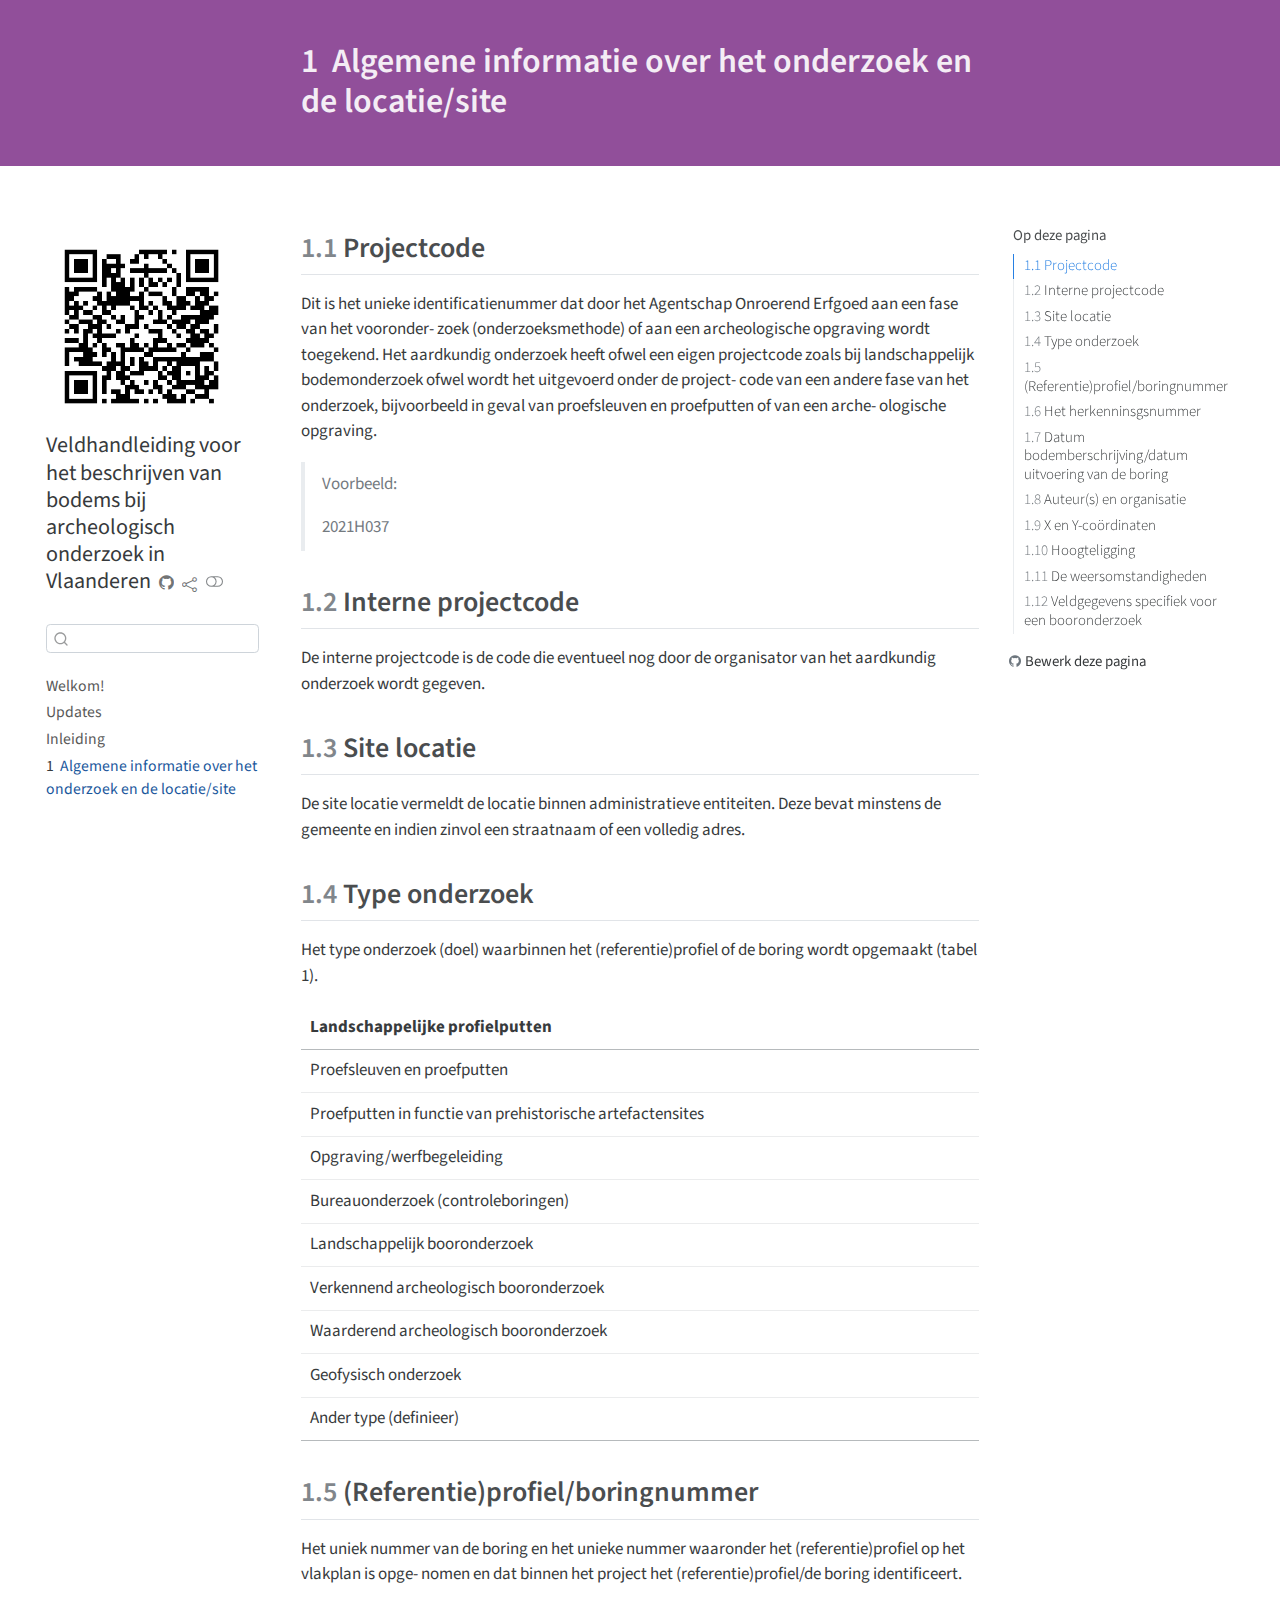
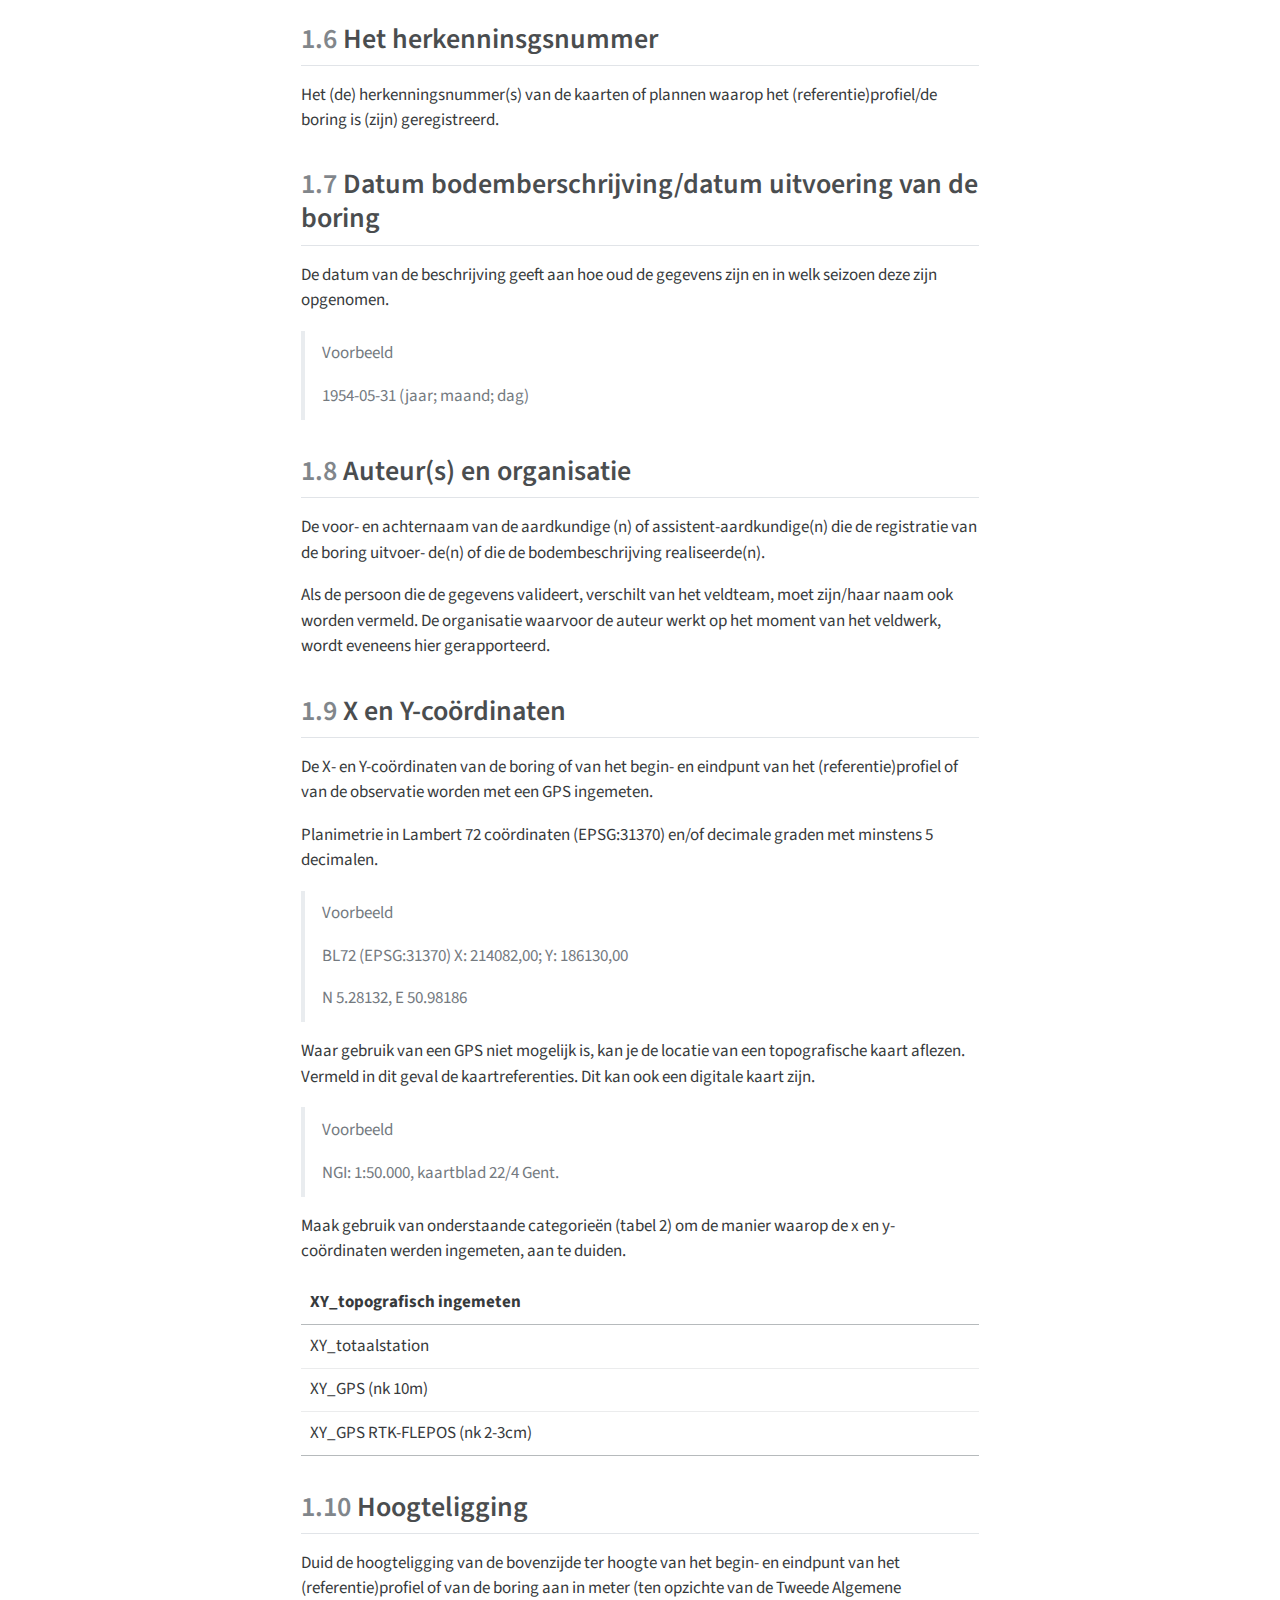
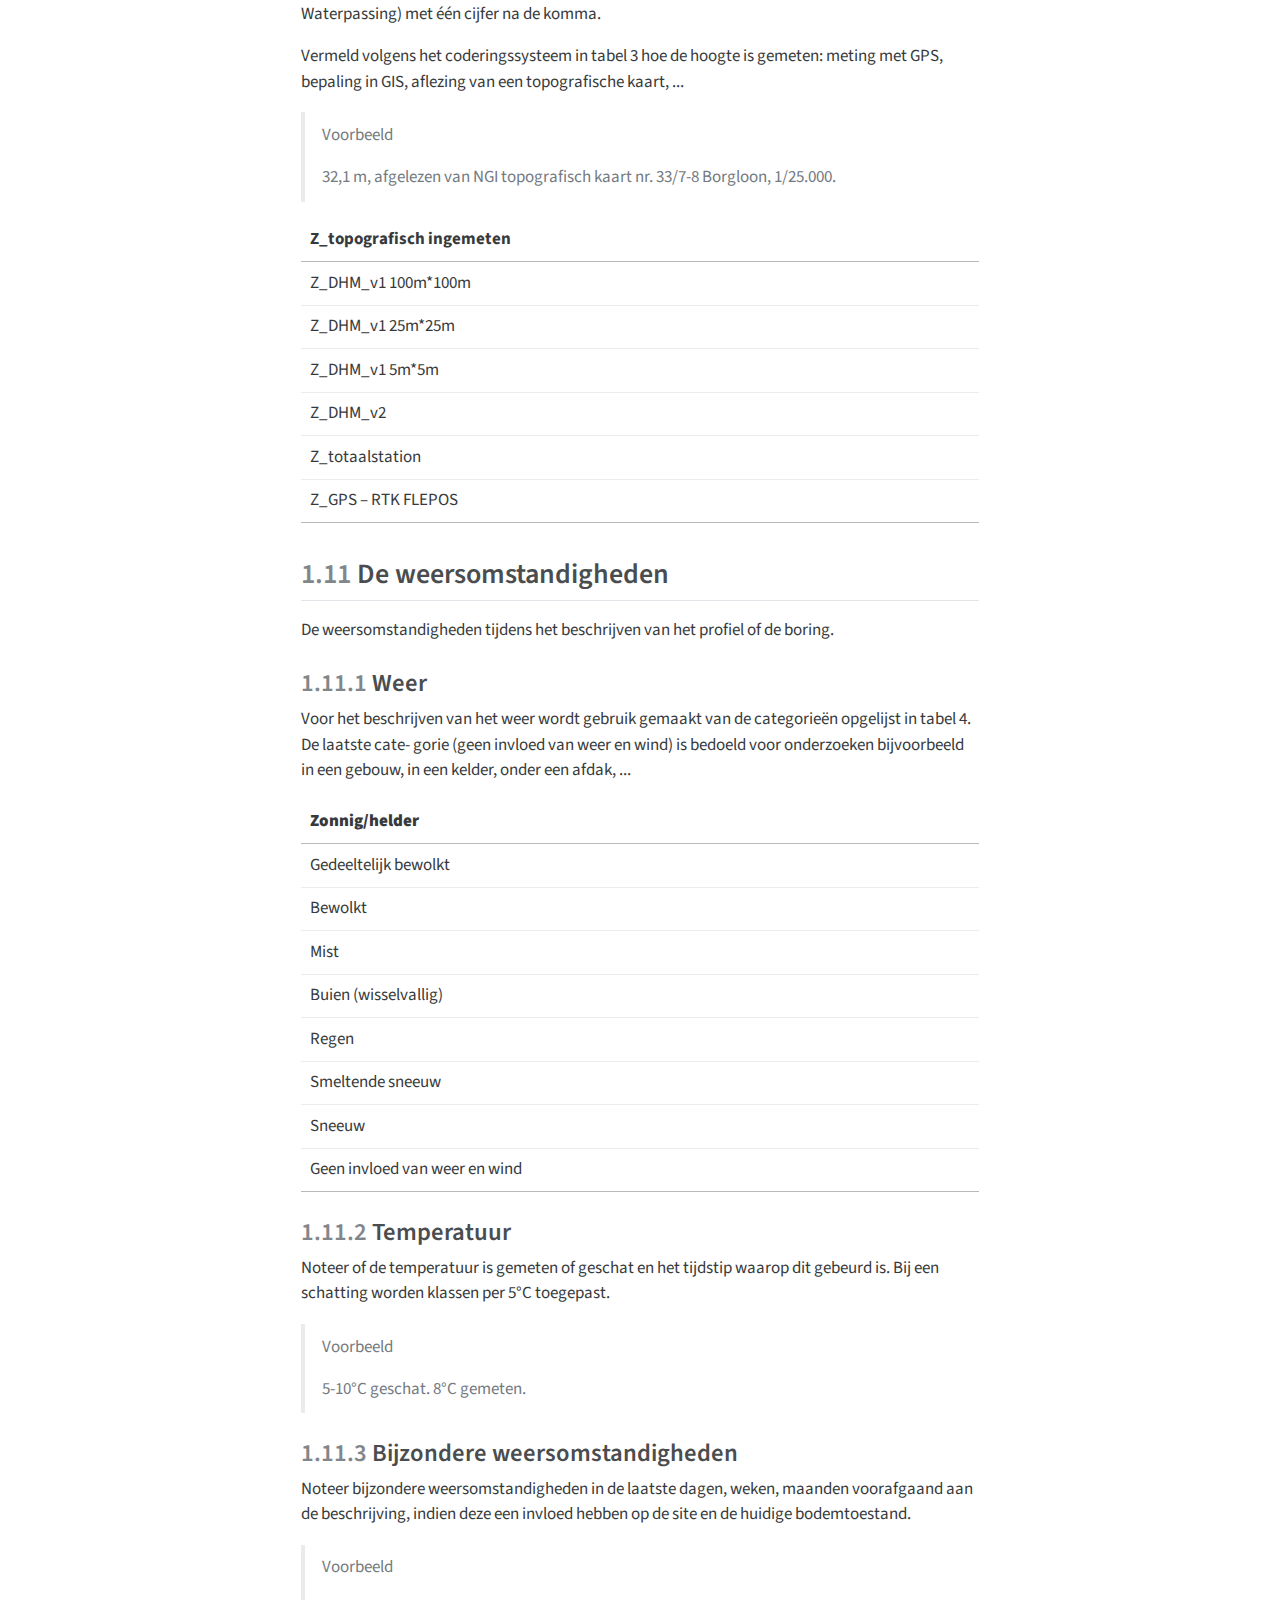
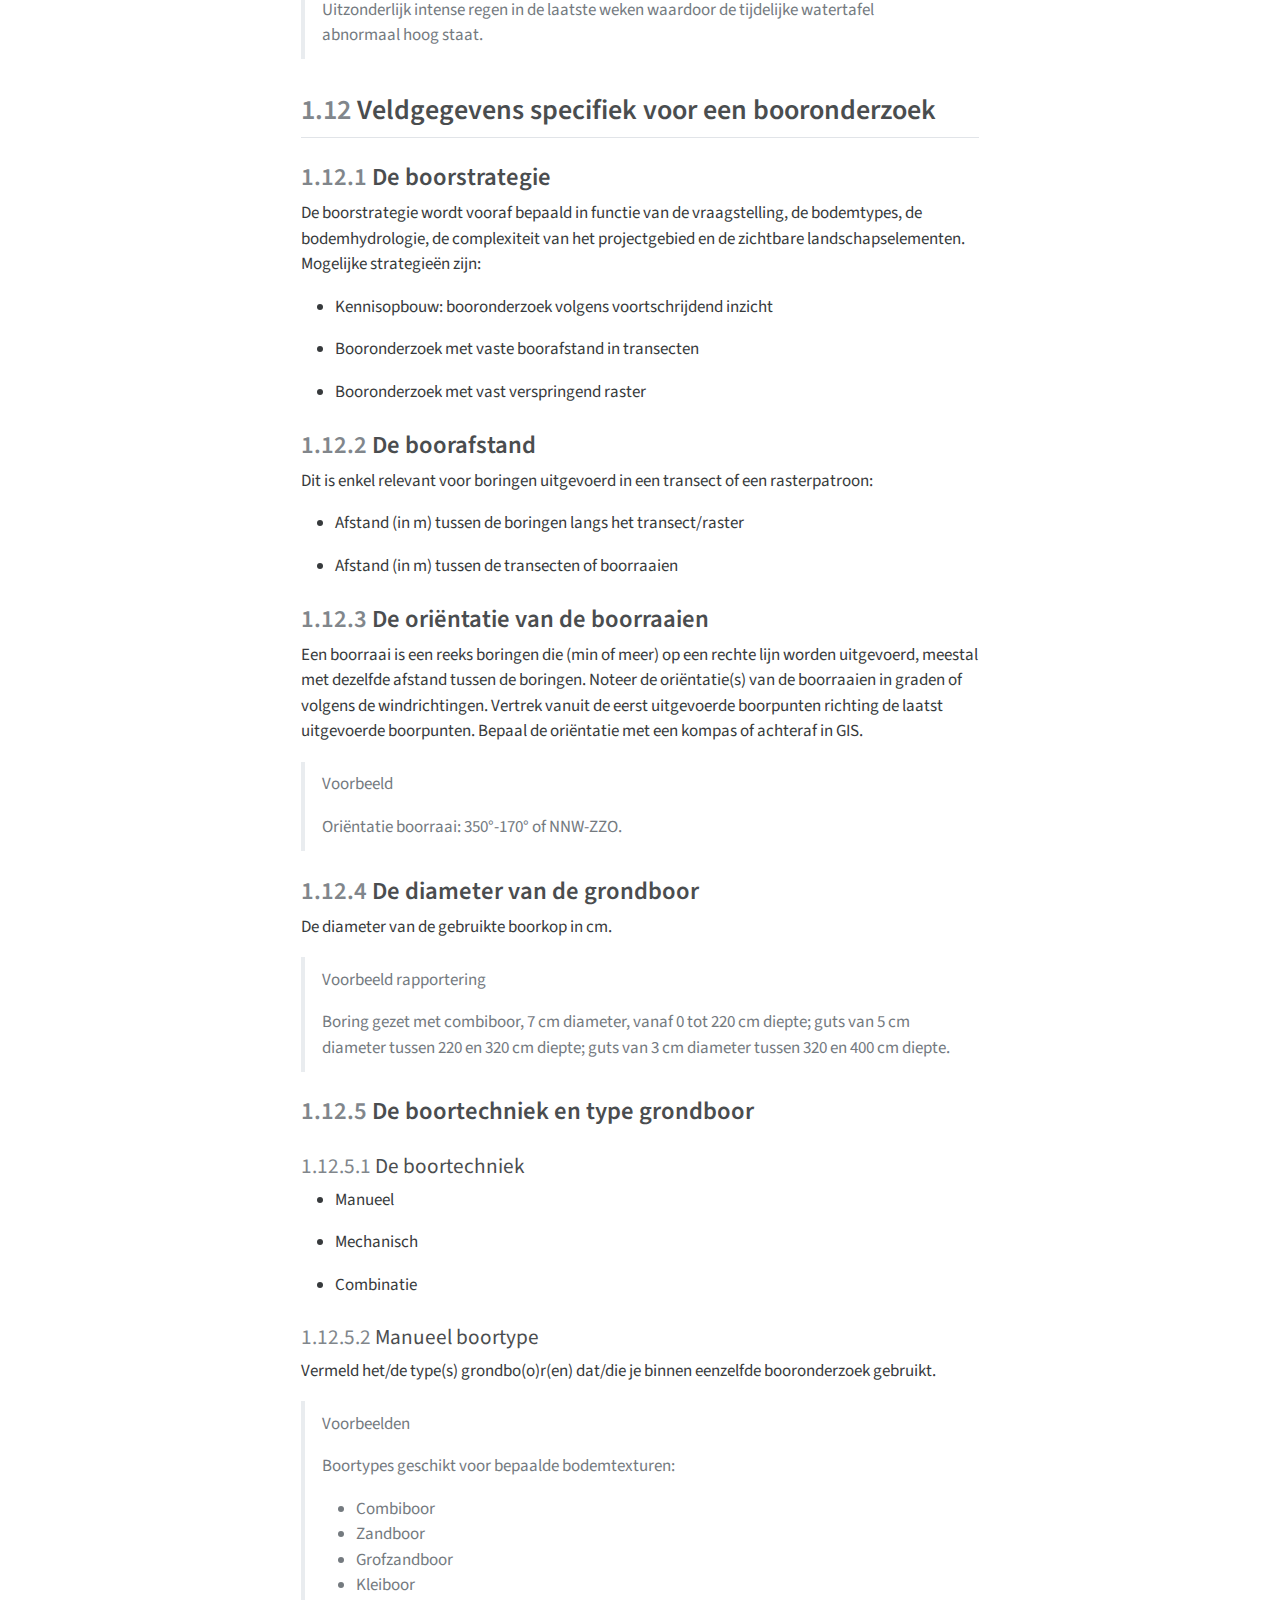
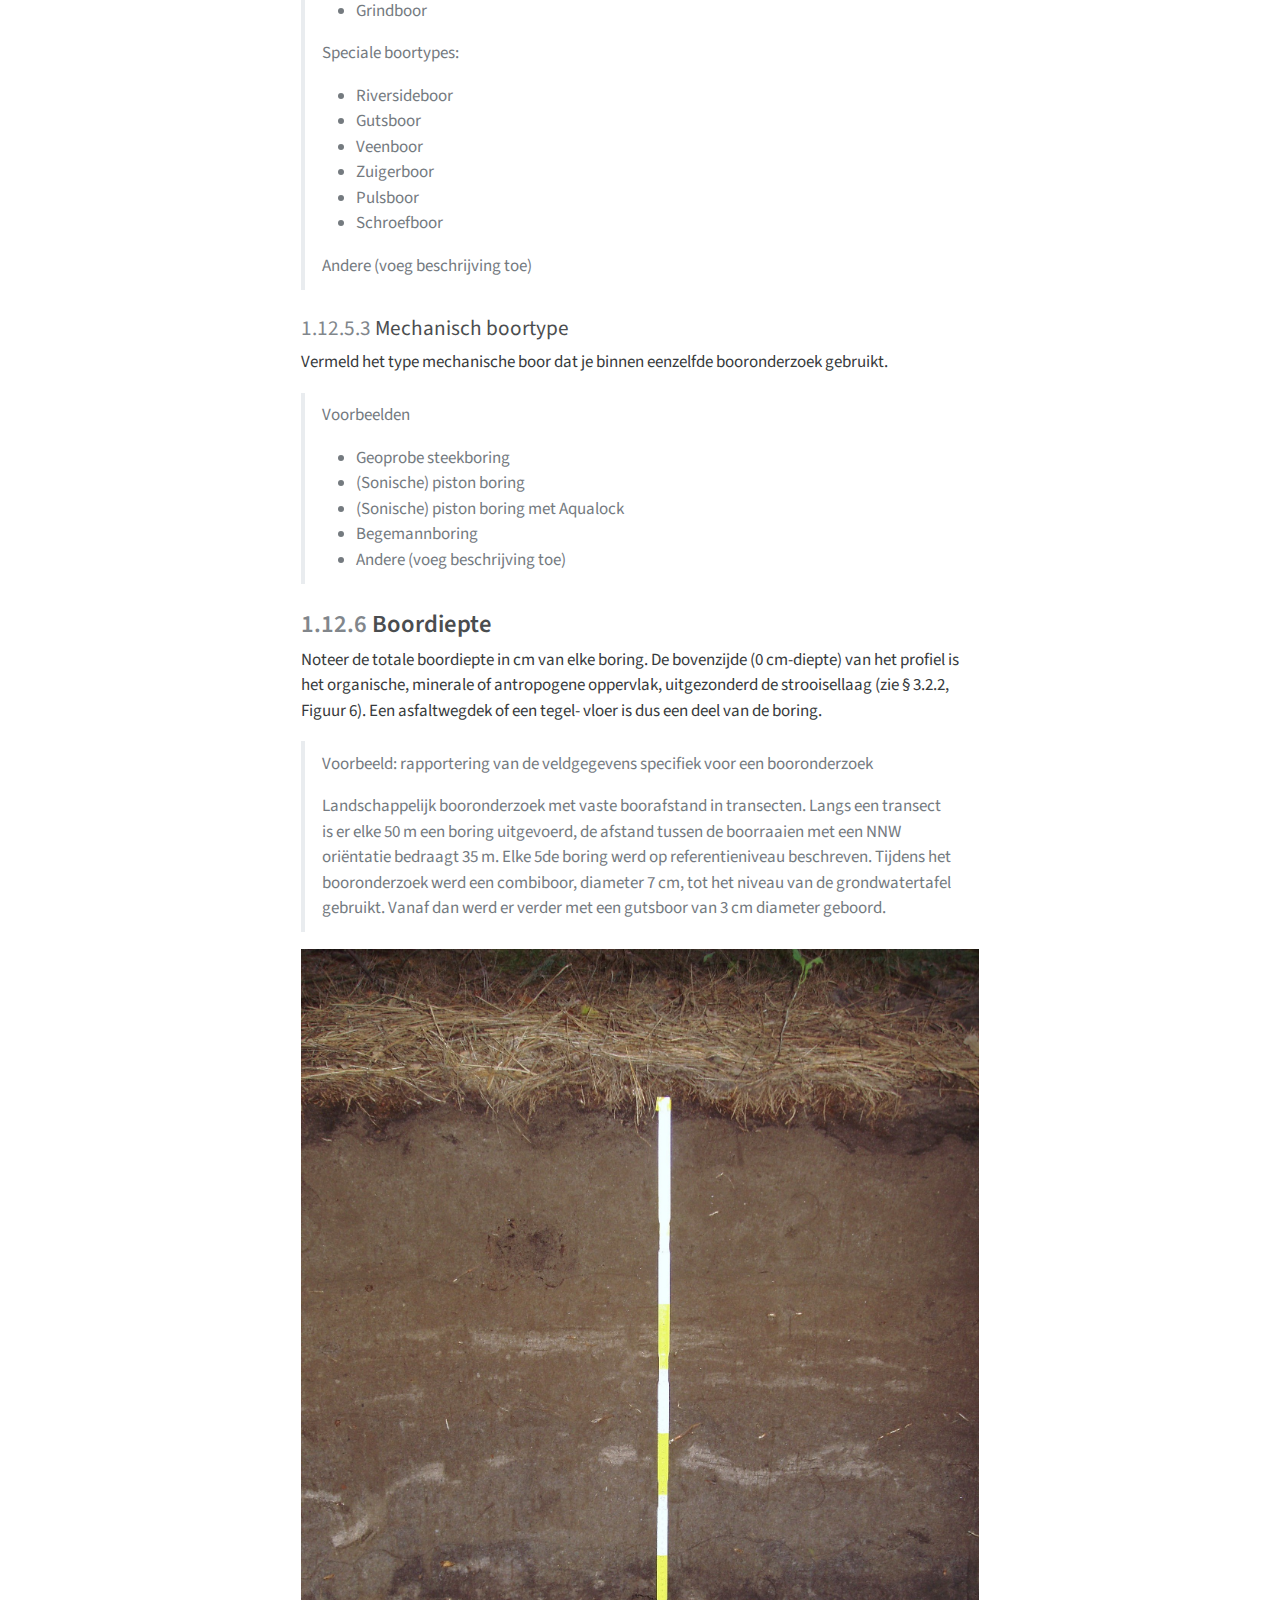
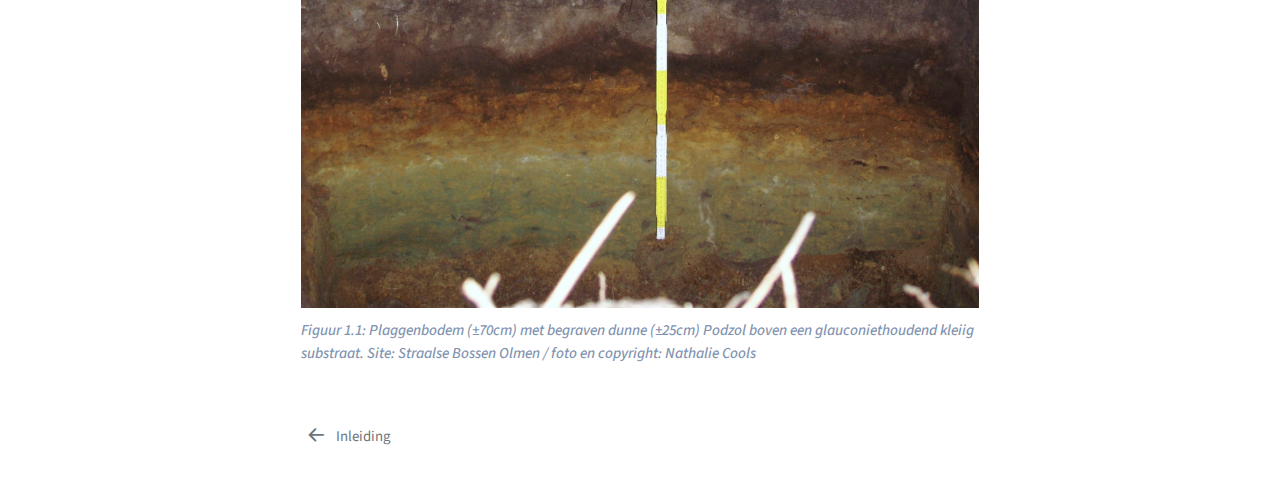
<file: docs/01_algemeneInfo.html>
<!DOCTYPE html>
<html xmlns="http://www.w3.org/1999/xhtml" lang="nl" xml:lang="nl"><head>

<meta charset="utf-8">
<meta name="generator" content="quarto-1.3.353">

<meta name="viewport" content="width=device-width, initial-scale=1.0, user-scalable=yes">


<title>Veldhandleiding voor het beschrijven van bodems bij archeologisch onderzoek in Vlaanderen - 1&nbsp; Algemene informatie over het onderzoek en de locatie/site</title>
<style>
code{white-space: pre-wrap;}
span.smallcaps{font-variant: small-caps;}
div.columns{display: flex; gap: min(4vw, 1.5em);}
div.column{flex: auto; overflow-x: auto;}
div.hanging-indent{margin-left: 1.5em; text-indent: -1.5em;}
ul.task-list{list-style: none;}
ul.task-list li input[type="checkbox"] {
  width: 0.8em;
  margin: 0 0.8em 0.2em -1em; /* quarto-specific, see https://github.com/quarto-dev/quarto-cli/issues/4556 */ 
  vertical-align: middle;
}
</style>


<script src="site_libs/quarto-nav/quarto-nav.js"></script>
<script src="site_libs/quarto-nav/headroom.min.js"></script>
<script src="site_libs/clipboard/clipboard.min.js"></script>
<script src="site_libs/quarto-search/autocomplete.umd.js"></script>
<script src="site_libs/quarto-search/fuse.min.js"></script>
<script src="site_libs/quarto-search/quarto-search.js"></script>
<meta name="quarto:offset" content="./">
<link href="./00_inleiding.html" rel="prev">
<script src="site_libs/quarto-html/quarto.js"></script>
<script src="site_libs/quarto-html/popper.min.js"></script>
<script src="site_libs/quarto-html/tippy.umd.min.js"></script>
<script src="site_libs/quarto-html/anchor.min.js"></script>
<link href="site_libs/quarto-html/tippy.css" rel="stylesheet">
<link href="site_libs/quarto-html/quarto-syntax-highlighting.css" rel="stylesheet" class="quarto-color-scheme" id="quarto-text-highlighting-styles">
<link href="site_libs/quarto-html/quarto-syntax-highlighting-dark.css" rel="prefetch" class="quarto-color-scheme quarto-color-alternate" id="quarto-text-highlighting-styles">
<script src="site_libs/bootstrap/bootstrap.min.js"></script>
<link href="site_libs/bootstrap/bootstrap-icons.css" rel="stylesheet">
<link href="site_libs/bootstrap/bootstrap.min.css" rel="stylesheet" class="quarto-color-scheme" id="quarto-bootstrap" data-mode="light">
<link href="site_libs/bootstrap/bootstrap-dark.min.css" rel="prefetch" class="quarto-color-scheme quarto-color-alternate" id="quarto-bootstrap" data-mode="dark">
<script id="quarto-search-options" type="application/json">{
  "location": "sidebar",
  "copy-button": false,
  "collapse-after": 3,
  "panel-placement": "start",
  "type": "textbox",
  "limit": 20,
  "language": {
    "search-no-results-text": "Geen resultaat",
    "search-matching-documents-text": "Gevonden documenten",
    "search-copy-link-title": "Kopieer link om te zoeken",
    "search-hide-matches-text": "Extra overeenkomsten verbergen",
    "search-more-match-text": "meer overeenkomst in dit document",
    "search-more-matches-text": "meer overeenkomsten in dit document",
    "search-clear-button-title": "Wissen",
    "search-detached-cancel-button-title": "Annuleren",
    "search-submit-button-title": "Verzenden"
  }
}</script>
<style>

      .quarto-title-block .quarto-title-banner h1,
      .quarto-title-block .quarto-title-banner h2,
      .quarto-title-block .quarto-title-banner h3,
      .quarto-title-block .quarto-title-banner h4,
      .quarto-title-block .quarto-title-banner h5,
      .quarto-title-block .quarto-title-banner h6
      {
        color: white;
      }

      .quarto-title-block .quarto-title-banner {
        color: white;
background: #914f9a;
      }
</style>


<meta name="twitter:title" content="Veldhandleiding voor het beschrijven van bodems bij archeologisch onderzoek in Vlaanderen - 1&nbsp; Algemene informatie over het onderzoek en de locatie/site">
<meta name="twitter:description" content="">
<meta name="twitter:image" content="/docs/figuren/cover.jpg">
<meta name="twitter:card" content="summary_large_image">
</head>

<body class="nav-sidebar floating">

<div id="quarto-search-results"></div>
  <header id="quarto-header" class="headroom fixed-top">
  <nav class="quarto-secondary-nav">
    <div class="container-fluid d-flex">
      <button type="button" class="quarto-btn-toggle btn" data-bs-toggle="collapse" data-bs-target="#quarto-sidebar,#quarto-sidebar-glass" aria-controls="quarto-sidebar" aria-expanded="false" aria-label="Schakel zijbalk in" onclick="if (window.quartoToggleHeadroom) { window.quartoToggleHeadroom(); }">
        <i class="bi bi-layout-text-sidebar-reverse"></i>
      </button>
      <nav class="quarto-page-breadcrumbs" aria-label="breadcrumb"><ol class="breadcrumb"><li class="breadcrumb-item"><a href="./01_algemeneInfo.html"><span class="chapter-number">1</span>&nbsp; <span class="chapter-title">Algemene informatie over het onderzoek en de locatie/site</span></a></li></ol></nav>
      <a class="flex-grow-1" role="button" data-bs-toggle="collapse" data-bs-target="#quarto-sidebar,#quarto-sidebar-glass" aria-controls="quarto-sidebar" aria-expanded="false" aria-label="Schakel zijbalk in" onclick="if (window.quartoToggleHeadroom) { window.quartoToggleHeadroom(); }">      
      </a>
      <button type="button" class="btn quarto-search-button" aria-label="Zoeken" onclick="window.quartoOpenSearch();">
        <i class="bi bi-search"></i>
      </button>
    </div>
  </nav>
</header>
<!-- content -->
<header id="title-block-header" class="quarto-title-block default page-columns page-full">
  <div class="quarto-title-banner page-columns page-full">
    <div class="quarto-title column-body">
      <h1 class="title"><span class="chapter-number">1</span>&nbsp; <span class="chapter-title">Algemene informatie over het onderzoek en de locatie/site</span></h1>
                      </div>
  </div>
    
  
  <div class="quarto-title-meta">

      
    
      
    </div>
    
  
  </header><div id="quarto-content" class="quarto-container page-columns page-rows-contents page-layout-article">
<!-- sidebar -->
  <nav id="quarto-sidebar" class="sidebar collapse collapse-horizontal sidebar-navigation floating overflow-auto">
    <div class="pt-lg-2 mt-2 text-left sidebar-header sidebar-header-stacked">
      <a href="./index.html" class="sidebar-logo-link">
      <img src="./figuren/qr_bodems.png" alt="" class="sidebar-logo py-0 d-lg-inline d-none">
      </a>
    <div class="sidebar-title mb-0 py-0">
      <a href="./">Veldhandleiding voor het beschrijven van bodems bij archeologisch onderzoek in Vlaanderen</a> 
        <div class="sidebar-tools-main tools-wide">
    <a href="https://github.com/hanecakr/handleidingBeschrijvingBodems/" title="Source Code" class="quarto-navigation-tool px-1" aria-label="Source Code"><i class="bi bi-github"></i></a>
    <div class="dropdown">
      <a href="" title="Share" id="quarto-navigation-tool-dropdown-0" class="quarto-navigation-tool dropdown-toggle px-1" data-bs-toggle="dropdown" aria-expanded="false" aria-label="Share"><i class="bi bi-share"></i></a>
      <ul class="dropdown-menu" aria-labelledby="quarto-navigation-tool-dropdown-0">
          <li>
            <a class="dropdown-item sidebar-tools-main-item" href="https://twitter.com/intent/tweet?url=|url|">
              <i class="bi bi-bi-twitter pe-1"></i>
            Twitter
            </a>
          </li>
          <li>
            <a class="dropdown-item sidebar-tools-main-item" href="https://www.facebook.com/sharer/sharer.php?u=|url|">
              <i class="bi bi-bi-facebook pe-1"></i>
            Facebook
            </a>
          </li>
          <li>
            <a class="dropdown-item sidebar-tools-main-item" href="https://www.linkedin.com/sharing/share-offsite/?url=|url|">
              <i class="bi bi-bi-linkedin pe-1"></i>
            LinkedIn
            </a>
          </li>
      </ul>
    </div>
  <a href="" class="quarto-color-scheme-toggle quarto-navigation-tool  px-1" onclick="window.quartoToggleColorScheme(); return false;" title="Schakel donkere modus in"><i class="bi"></i></a>
</div>
    </div>
      </div>
        <div class="mt-2 flex-shrink-0 align-items-center">
        <div class="sidebar-search">
        <div id="quarto-search" class="" title="Zoeken"></div>
        </div>
        </div>
    <div class="sidebar-menu-container"> 
    <ul class="list-unstyled mt-1">
        <li class="sidebar-item">
  <div class="sidebar-item-container"> 
  <a href="./index.html" class="sidebar-item-text sidebar-link">
 <span class="menu-text">Welkom!</span></a>
  </div>
</li>
        <li class="sidebar-item">
  <div class="sidebar-item-container"> 
  <a href="./updates.html" class="sidebar-item-text sidebar-link">
 <span class="menu-text">Updates</span></a>
  </div>
</li>
        <li class="sidebar-item">
  <div class="sidebar-item-container"> 
  <a href="./00_inleiding.html" class="sidebar-item-text sidebar-link">
 <span class="menu-text">Inleiding</span></a>
  </div>
</li>
        <li class="sidebar-item">
  <div class="sidebar-item-container"> 
  <a href="./01_algemeneInfo.html" class="sidebar-item-text sidebar-link active">
 <span class="menu-text"><span class="chapter-number">1</span>&nbsp; <span class="chapter-title">Algemene informatie over het onderzoek en de locatie/site</span></span></a>
  </div>
</li>
    </ul>
    </div>
</nav>
<div id="quarto-sidebar-glass" data-bs-toggle="collapse" data-bs-target="#quarto-sidebar,#quarto-sidebar-glass"></div>
<!-- margin-sidebar -->
    <div id="quarto-margin-sidebar" class="sidebar margin-sidebar">
        <nav id="TOC" role="doc-toc" class="toc-active">
    <h2 id="toc-title">Op deze pagina</h2>
   
  <ul>
  <li><a href="#projectcode" id="toc-projectcode" class="nav-link active" data-scroll-target="#projectcode"><span class="header-section-number">1.1</span> Projectcode</a></li>
  <li><a href="#interne-projectcode" id="toc-interne-projectcode" class="nav-link" data-scroll-target="#interne-projectcode"><span class="header-section-number">1.2</span> Interne projectcode</a></li>
  <li><a href="#site-locatie" id="toc-site-locatie" class="nav-link" data-scroll-target="#site-locatie"><span class="header-section-number">1.3</span> Site locatie</a></li>
  <li><a href="#type-onderzoek" id="toc-type-onderzoek" class="nav-link" data-scroll-target="#type-onderzoek"><span class="header-section-number">1.4</span> Type onderzoek</a></li>
  <li><a href="#referentieprofielboringnummer" id="toc-referentieprofielboringnummer" class="nav-link" data-scroll-target="#referentieprofielboringnummer"><span class="header-section-number">1.5</span> (Referentie)profiel/boringnummer</a></li>
  <li><a href="#het-herkenninsgsnummer" id="toc-het-herkenninsgsnummer" class="nav-link" data-scroll-target="#het-herkenninsgsnummer"><span class="header-section-number">1.6</span> Het herkenninsgsnummer</a></li>
  <li><a href="#datum-bodemberschrijvingdatum-uitvoering-van-de-boring" id="toc-datum-bodemberschrijvingdatum-uitvoering-van-de-boring" class="nav-link" data-scroll-target="#datum-bodemberschrijvingdatum-uitvoering-van-de-boring"><span class="header-section-number">1.7</span> Datum bodemberschrijving/datum uitvoering van de boring</a></li>
  <li><a href="#auteurs-en-organisatie" id="toc-auteurs-en-organisatie" class="nav-link" data-scroll-target="#auteurs-en-organisatie"><span class="header-section-number">1.8</span> Auteur(s) en organisatie</a></li>
  <li><a href="#x-en-y-coördinaten" id="toc-x-en-y-coördinaten" class="nav-link" data-scroll-target="#x-en-y-coördinaten"><span class="header-section-number">1.9</span> X en Y-coördinaten</a></li>
  <li><a href="#hoogteligging" id="toc-hoogteligging" class="nav-link" data-scroll-target="#hoogteligging"><span class="header-section-number">1.10</span> Hoogteligging</a></li>
  <li><a href="#de-weersomstandigheden" id="toc-de-weersomstandigheden" class="nav-link" data-scroll-target="#de-weersomstandigheden"><span class="header-section-number">1.11</span> De weersomstandigheden</a>
  <ul>
  <li><a href="#weer" id="toc-weer" class="nav-link" data-scroll-target="#weer"><span class="header-section-number">1.11.1</span> Weer</a></li>
  <li><a href="#temperatuur" id="toc-temperatuur" class="nav-link" data-scroll-target="#temperatuur"><span class="header-section-number">1.11.2</span> Temperatuur</a></li>
  <li><a href="#bijzondere-weersomstandigheden" id="toc-bijzondere-weersomstandigheden" class="nav-link" data-scroll-target="#bijzondere-weersomstandigheden"><span class="header-section-number">1.11.3</span> Bijzondere weersomstandigheden</a></li>
  </ul></li>
  <li><a href="#veldgegevens-specifiek-voor-een-booronderzoek" id="toc-veldgegevens-specifiek-voor-een-booronderzoek" class="nav-link" data-scroll-target="#veldgegevens-specifiek-voor-een-booronderzoek"><span class="header-section-number">1.12</span> Veldgegevens specifiek voor een booronderzoek</a>
  <ul>
  <li><a href="#de-boorstrategie" id="toc-de-boorstrategie" class="nav-link" data-scroll-target="#de-boorstrategie"><span class="header-section-number">1.12.1</span> De boorstrategie</a></li>
  <li><a href="#de-boorafstand" id="toc-de-boorafstand" class="nav-link" data-scroll-target="#de-boorafstand"><span class="header-section-number">1.12.2</span> De boorafstand</a></li>
  <li><a href="#de-oriëntatie-van-de-boorraaien" id="toc-de-oriëntatie-van-de-boorraaien" class="nav-link" data-scroll-target="#de-oriëntatie-van-de-boorraaien"><span class="header-section-number">1.12.3</span> De oriëntatie van de boorraaien</a></li>
  <li><a href="#de-diameter-van-de-grondboor" id="toc-de-diameter-van-de-grondboor" class="nav-link" data-scroll-target="#de-diameter-van-de-grondboor"><span class="header-section-number">1.12.4</span> De diameter van de grondboor</a></li>
  <li><a href="#de-boortechniek-en-type-grondboor" id="toc-de-boortechniek-en-type-grondboor" class="nav-link" data-scroll-target="#de-boortechniek-en-type-grondboor"><span class="header-section-number">1.12.5</span> De boortechniek en type grondboor</a>
  <ul class="collapse">
  <li><a href="#de-boortechniek" id="toc-de-boortechniek" class="nav-link" data-scroll-target="#de-boortechniek"><span class="header-section-number">1.12.5.1</span> De boortechniek</a></li>
  <li><a href="#manueel-boortype" id="toc-manueel-boortype" class="nav-link" data-scroll-target="#manueel-boortype"><span class="header-section-number">1.12.5.2</span> Manueel boortype</a></li>
  <li><a href="#mechanisch-boortype" id="toc-mechanisch-boortype" class="nav-link" data-scroll-target="#mechanisch-boortype"><span class="header-section-number">1.12.5.3</span> Mechanisch boortype</a></li>
  </ul></li>
  <li><a href="#boordiepte" id="toc-boordiepte" class="nav-link" data-scroll-target="#boordiepte"><span class="header-section-number">1.12.6</span> Boordiepte</a></li>
  </ul></li>
  </ul>
<div class="toc-actions"><div><i class="bi bi-github"></i></div><div class="action-links"><p><a href="https://github.com/hanecakr/handleidingBeschrijvingBodems/edit/main/01_algemeneInfo.qmd" class="toc-action">Bewerk deze pagina</a></p></div></div></nav>
    </div>
<!-- main -->
<main class="content quarto-banner-title-block" id="quarto-document-content">




<section id="projectcode" class="level2" data-number="1.1">
<h2 data-number="1.1" class="anchored" data-anchor-id="projectcode"><span class="header-section-number">1.1</span> Projectcode</h2>
<p>Dit is het unieke identificatienummer dat door het Agentschap Onroerend Erfgoed aan een fase van het vooronder- zoek (onderzoeksmethode) of aan een archeologische opgraving wordt toegekend. Het aardkundig onderzoek heeft ofwel een eigen projectcode zoals bij landschappelijk bodemonderzoek ofwel wordt het uitgevoerd onder de project- code van een andere fase van het onderzoek, bijvoorbeeld in geval van proefsleuven en proefputten of van een arche- ologische opgraving.</p>
<blockquote class="blockquote">
<p>Voorbeeld:</p>
<p>2021H037</p>
</blockquote>
</section>
<section id="interne-projectcode" class="level2" data-number="1.2">
<h2 data-number="1.2" class="anchored" data-anchor-id="interne-projectcode"><span class="header-section-number">1.2</span> Interne projectcode</h2>
<p>De interne projectcode is de code die eventueel nog door de organisator van het aardkundig onderzoek wordt gegeven.</p>
</section>
<section id="site-locatie" class="level2" data-number="1.3">
<h2 data-number="1.3" class="anchored" data-anchor-id="site-locatie"><span class="header-section-number">1.3</span> Site locatie</h2>
<p>De site locatie vermeldt de locatie binnen administratieve entiteiten. Deze bevat minstens de gemeente en indien zinvol een straatnaam of een volledig adres.</p>
</section>
<section id="type-onderzoek" class="level2" data-number="1.4">
<h2 data-number="1.4" class="anchored" data-anchor-id="type-onderzoek"><span class="header-section-number">1.4</span> Type onderzoek</h2>
<p>Het type onderzoek (doel) waarbinnen het (referentie)profiel of de boring wordt opgemaakt (tabel 1).</p>
<table class="table">
<thead>
<tr class="header">
<th>Landschappelijke profielputten</th>
</tr>
</thead>
<tbody>
<tr class="odd">
<td>Proefsleuven en proefputten</td>
</tr>
<tr class="even">
<td>Proefputten in functie van prehistorische artefactensites</td>
</tr>
<tr class="odd">
<td>Opgraving/werfbegeleiding</td>
</tr>
<tr class="even">
<td>Bureauonderzoek (controleboringen)</td>
</tr>
<tr class="odd">
<td>Landschappelijk booronderzoek</td>
</tr>
<tr class="even">
<td>Verkennend archeologisch booronderzoek</td>
</tr>
<tr class="odd">
<td>Waarderend archeologisch booronderzoek</td>
</tr>
<tr class="even">
<td>Geofysisch onderzoek</td>
</tr>
<tr class="odd">
<td>Ander type (definieer)</td>
</tr>
</tbody>
</table>
</section>
<section id="referentieprofielboringnummer" class="level2" data-number="1.5">
<h2 data-number="1.5" class="anchored" data-anchor-id="referentieprofielboringnummer"><span class="header-section-number">1.5</span> (Referentie)profiel/boringnummer</h2>
<p>Het uniek nummer van de boring en het unieke nummer waaronder het (referentie)profiel op het vlakplan is opge- nomen en dat binnen het project het (referentie)profiel/de boring identificeert.</p>
</section>
<section id="het-herkenninsgsnummer" class="level2" data-number="1.6">
<h2 data-number="1.6" class="anchored" data-anchor-id="het-herkenninsgsnummer"><span class="header-section-number">1.6</span> Het herkenninsgsnummer</h2>
<p>Het (de) herkenningsnummer(s) van de kaarten of plannen waarop het (referentie)profiel/de boring is (zijn) geregistreerd.</p>
</section>
<section id="datum-bodemberschrijvingdatum-uitvoering-van-de-boring" class="level2" data-number="1.7">
<h2 data-number="1.7" class="anchored" data-anchor-id="datum-bodemberschrijvingdatum-uitvoering-van-de-boring"><span class="header-section-number">1.7</span> Datum bodemberschrijving/datum uitvoering van de boring</h2>
<p>De datum van de beschrijving geeft aan hoe oud de gegevens zijn en in welk seizoen deze zijn opgenomen.</p>
<blockquote class="blockquote">
<p>Voorbeeld</p>
<p>1954-05-31 (jaar; maand; dag)</p>
</blockquote>
</section>
<section id="auteurs-en-organisatie" class="level2" data-number="1.8">
<h2 data-number="1.8" class="anchored" data-anchor-id="auteurs-en-organisatie"><span class="header-section-number">1.8</span> Auteur(s) en organisatie</h2>
<p>De voor- en achternaam van de aardkundige (n) of assistent-aardkundige(n) die de registratie van de boring uitvoer- de(n) of die de bodembeschrijving realiseerde(n).</p>
<p>Als de persoon die de gegevens valideert, verschilt van het veldteam, moet zijn/haar naam ook worden vermeld. De organisatie waarvoor de auteur werkt op het moment van het veldwerk, wordt eveneens hier gerapporteerd.</p>
</section>
<section id="x-en-y-coördinaten" class="level2" data-number="1.9">
<h2 data-number="1.9" class="anchored" data-anchor-id="x-en-y-coördinaten"><span class="header-section-number">1.9</span> X en Y-coördinaten</h2>
<p>De X- en Y-coördinaten van de boring of van het begin- en eindpunt van het (referentie)profiel of van de observatie worden met een GPS ingemeten.</p>
<p>Planimetrie in Lambert 72 coördinaten (EPSG:31370) en/of decimale graden met minstens 5 decimalen.</p>
<blockquote class="blockquote">
<p>Voorbeeld</p>
<p>BL72 (EPSG:31370) X: 214082,00; Y: 186130,00</p>
<p>N 5.28132, E 50.98186</p>
</blockquote>
<p>Waar gebruik van een GPS niet mogelijk is, kan je de locatie van een topografische kaart aflezen. Vermeld in dit geval de kaartreferenties. Dit kan ook een digitale kaart zijn.</p>
<blockquote class="blockquote">
<p>Voorbeeld</p>
<p>NGI: 1:50.000, kaartblad 22/4 Gent.</p>
</blockquote>
<p>Maak gebruik van onderstaande categorieën (tabel 2) om de manier waarop de x en y-coördinaten werden ingemeten, aan te duiden.</p>
<table class="table">
<thead>
<tr class="header">
<th>XY_topografisch ingemeten</th>
</tr>
</thead>
<tbody>
<tr class="odd">
<td>XY_totaalstation</td>
</tr>
<tr class="even">
<td>XY_GPS (nk 10m)</td>
</tr>
<tr class="odd">
<td>XY_GPS RTK-FLEPOS (nk 2-3cm)</td>
</tr>
</tbody>
</table>
</section>
<section id="hoogteligging" class="level2" data-number="1.10">
<h2 data-number="1.10" class="anchored" data-anchor-id="hoogteligging"><span class="header-section-number">1.10</span> Hoogteligging</h2>
<p>Duid de hoogteligging van de bovenzijde ter hoogte van het begin- en eindpunt van het (referentie)profiel of van de boring aan in meter (ten opzichte van de Tweede Algemene Waterpassing) met één cijfer na de komma.</p>
<p>Vermeld volgens het coderingssysteem in tabel 3 hoe de hoogte is gemeten: meting met GPS, bepaling in GIS, aflezing van een topografische kaart, ...</p>
<blockquote class="blockquote">
<p>Voorbeeld</p>
<p>32,1 m, afgelezen van NGI topografisch kaart nr. 33/7-8 Borgloon, 1/25.000.</p>
</blockquote>
<table class="table">
<thead>
<tr class="header">
<th>Z_topografisch ingemeten</th>
</tr>
</thead>
<tbody>
<tr class="odd">
<td>Z_DHM_v1 100m*100m</td>
</tr>
<tr class="even">
<td>Z_DHM_v1 25m*25m</td>
</tr>
<tr class="odd">
<td>Z_DHM_v1 5m*5m</td>
</tr>
<tr class="even">
<td>Z_DHM_v2</td>
</tr>
<tr class="odd">
<td>Z_totaalstation</td>
</tr>
<tr class="even">
<td>Z_GPS – RTK FLEPOS</td>
</tr>
</tbody>
</table>
</section>
<section id="de-weersomstandigheden" class="level2" data-number="1.11">
<h2 data-number="1.11" class="anchored" data-anchor-id="de-weersomstandigheden"><span class="header-section-number">1.11</span> De weersomstandigheden</h2>
<p>De weersomstandigheden tijdens het beschrijven van het profiel of de boring.</p>
<section id="weer" class="level3" data-number="1.11.1">
<h3 data-number="1.11.1" class="anchored" data-anchor-id="weer"><span class="header-section-number">1.11.1</span> Weer</h3>
<p>Voor het beschrijven van het weer wordt gebruik gemaakt van de categorieën opgelijst in tabel 4. De laatste cate- gorie (geen invloed van weer en wind) is bedoeld voor onderzoeken bijvoorbeeld in een gebouw, in een kelder, onder een afdak, ...</p>
<table class="table">
<thead>
<tr class="header">
<th><strong>Zonnig/helder</strong></th>
</tr>
</thead>
<tbody>
<tr class="odd">
<td>Gedeeltelijk bewolkt</td>
</tr>
<tr class="even">
<td>Bewolkt</td>
</tr>
<tr class="odd">
<td>Mist</td>
</tr>
<tr class="even">
<td>Buien (wisselvallig)</td>
</tr>
<tr class="odd">
<td>Regen</td>
</tr>
<tr class="even">
<td>Smeltende sneeuw</td>
</tr>
<tr class="odd">
<td>Sneeuw</td>
</tr>
<tr class="even">
<td>Geen invloed van weer en wind</td>
</tr>
</tbody>
</table>
</section>
<section id="temperatuur" class="level3" data-number="1.11.2">
<h3 data-number="1.11.2" class="anchored" data-anchor-id="temperatuur"><span class="header-section-number">1.11.2</span> Temperatuur</h3>
<p>Noteer of de temperatuur is gemeten of geschat en het tijdstip waarop dit gebeurd is. Bij een schatting worden klassen per 5°C toegepast.</p>
<blockquote class="blockquote">
<p>Voorbeeld</p>
<p>5-10°C geschat. 8°C gemeten.</p>
</blockquote>
</section>
<section id="bijzondere-weersomstandigheden" class="level3" data-number="1.11.3">
<h3 data-number="1.11.3" class="anchored" data-anchor-id="bijzondere-weersomstandigheden"><span class="header-section-number">1.11.3</span> Bijzondere weersomstandigheden</h3>
<p>Noteer bijzondere weersomstandigheden in de laatste dagen, weken, maanden voorafgaand aan de beschrijving, indien deze een invloed hebben op de site en de huidige bodemtoestand.</p>
<blockquote class="blockquote">
<p>Voorbeeld</p>
<p>Uitzonderlijk intense regen in de laatste weken waardoor de tijdelijke watertafel abnormaal hoog staat.</p>
</blockquote>
</section>
</section>
<section id="veldgegevens-specifiek-voor-een-booronderzoek" class="level2" data-number="1.12">
<h2 data-number="1.12" class="anchored" data-anchor-id="veldgegevens-specifiek-voor-een-booronderzoek"><span class="header-section-number">1.12</span> Veldgegevens specifiek voor een booronderzoek</h2>
<section id="de-boorstrategie" class="level3" data-number="1.12.1">
<h3 data-number="1.12.1" class="anchored" data-anchor-id="de-boorstrategie"><span class="header-section-number">1.12.1</span> De boorstrategie</h3>
<p>De boorstrategie wordt vooraf bepaald in functie van de vraagstelling, de bodemtypes, de bodemhydrologie, de complexiteit van het projectgebied en de zichtbare landschapselementen. Mogelijke strategieën zijn:</p>
<ul>
<li><p>Kennisopbouw: booronderzoek volgens voortschrijdend inzicht</p></li>
<li><p>Booronderzoek met vaste boorafstand in transecten</p></li>
<li><p>Booronderzoek met vast verspringend raster</p></li>
</ul>
</section>
<section id="de-boorafstand" class="level3" data-number="1.12.2">
<h3 data-number="1.12.2" class="anchored" data-anchor-id="de-boorafstand"><span class="header-section-number">1.12.2</span> De boorafstand</h3>
<p>Dit is enkel relevant voor boringen uitgevoerd in een transect of een rasterpatroon:</p>
<ul>
<li><p>Afstand (in m) tussen de boringen langs het transect/raster</p></li>
<li><p>Afstand (in m) tussen de transecten of boorraaien</p></li>
</ul>
</section>
<section id="de-oriëntatie-van-de-boorraaien" class="level3" data-number="1.12.3">
<h3 data-number="1.12.3" class="anchored" data-anchor-id="de-oriëntatie-van-de-boorraaien"><span class="header-section-number">1.12.3</span> De oriëntatie van de boorraaien</h3>
<p>Een boorraai is een reeks boringen die (min of meer) op een rechte lijn worden uitgevoerd, meestal met dezelfde afstand tussen de boringen. Noteer de oriëntatie(s) van de boorraaien in graden of volgens de windrichtingen. Vertrek vanuit de eerst uitgevoerde boorpunten richting de laatst uitgevoerde boorpunten. Bepaal de oriëntatie met een kompas of achteraf in GIS.</p>
<blockquote class="blockquote">
<p>Voorbeeld</p>
<p>Oriëntatie boorraai: 350°-170° of NNW-ZZO.</p>
</blockquote>
</section>
<section id="de-diameter-van-de-grondboor" class="level3" data-number="1.12.4">
<h3 data-number="1.12.4" class="anchored" data-anchor-id="de-diameter-van-de-grondboor"><span class="header-section-number">1.12.4</span> De diameter van de grondboor</h3>
<p>De diameter van de gebruikte boorkop in cm.</p>
<blockquote class="blockquote">
<p>Voorbeeld rapportering</p>
<p>Boring gezet met combiboor, 7 cm diameter, vanaf 0 tot 220 cm diepte; guts van 5 cm diameter tussen 220 en 320 cm diepte; guts van 3 cm diameter tussen 320 en 400 cm diepte.</p>
</blockquote>
</section>
<section id="de-boortechniek-en-type-grondboor" class="level3" data-number="1.12.5">
<h3 data-number="1.12.5" class="anchored" data-anchor-id="de-boortechniek-en-type-grondboor"><span class="header-section-number">1.12.5</span> De boortechniek en type grondboor</h3>
<section id="de-boortechniek" class="level4" data-number="1.12.5.1">
<h4 data-number="1.12.5.1" class="anchored" data-anchor-id="de-boortechniek"><span class="header-section-number">1.12.5.1</span> De boortechniek</h4>
<ul>
<li><p>Manueel</p></li>
<li><p>Mechanisch</p></li>
<li><p>Combinatie</p></li>
</ul>
</section>
<section id="manueel-boortype" class="level4" data-number="1.12.5.2">
<h4 data-number="1.12.5.2" class="anchored" data-anchor-id="manueel-boortype"><span class="header-section-number">1.12.5.2</span> Manueel boortype</h4>
<p>Vermeld het/de type(s) grondbo(o)r(en) dat/die je binnen eenzelfde booronderzoek gebruikt.</p>
<blockquote class="blockquote">
<p>Voorbeelden</p>
<p>Boortypes geschikt voor bepaalde bodemtexturen:</p>
<ul>
<li><p>Combiboor</p></li>
<li><p>Zandboor</p></li>
<li><p>Grofzandboor</p></li>
<li><p>Kleiboor</p></li>
<li><p>Grindboor</p></li>
</ul>
<p>Speciale boortypes:</p>
<ul>
<li><p>Riversideboor</p></li>
<li><p>Gutsboor</p></li>
<li><p>Veenboor</p></li>
<li><p>Zuigerboor</p></li>
<li><p>Pulsboor</p></li>
<li><p>Schroefboor</p></li>
</ul>
<p>Andere (voeg beschrijving toe)</p>
</blockquote>
</section>
<section id="mechanisch-boortype" class="level4" data-number="1.12.5.3">
<h4 data-number="1.12.5.3" class="anchored" data-anchor-id="mechanisch-boortype"><span class="header-section-number">1.12.5.3</span> Mechanisch boortype</h4>
<p>Vermeld het type mechanische boor dat je binnen eenzelfde booronderzoek gebruikt.</p>
<blockquote class="blockquote">
<p>Voorbeelden</p>
<ul>
<li><p>Geoprobe steekboring</p></li>
<li><p>(Sonische) piston boring</p></li>
<li><p>(Sonische) piston boring met Aqualock</p></li>
<li><p>Begemannboring</p></li>
<li><p>Andere (voeg beschrijving toe)</p></li>
</ul>
</blockquote>
</section>
</section>
<section id="boordiepte" class="level3" data-number="1.12.6">
<h3 data-number="1.12.6" class="anchored" data-anchor-id="boordiepte"><span class="header-section-number">1.12.6</span> Boordiepte</h3>
<p>Noteer de totale boordiepte in cm van elke boring. De bovenzijde (0 cm-diepte) van het profiel is het organische, minerale of antropogene oppervlak, uitgezonderd de strooisellaag (zie § 3.2.2, Figuur 6). Een asfaltwegdek of een tegel- vloer is dus een deel van de boring.</p>
<blockquote class="blockquote">
<p>Voorbeeld: rapportering van de veldgegevens specifiek voor een booronderzoek</p>
<p>Landschappelijk booronderzoek met vaste boorafstand in transecten. Langs een transect is er elke 50 m een boring uitgevoerd, de afstand tussen de boorraaien met een NNW oriëntatie bedraagt 35 m. Elke 5de boring werd op referentieniveau beschreven. Tijdens het booronderzoek werd een combiboor, diameter 7 cm, tot het niveau van de grondwatertafel gebruikt. Vanaf dan werd er verder met een gutsboor van 3 cm diameter geboord.</p>
</blockquote>
<div id="fig-01_01" class="quarto-figure quarto-figure-center anchored">
<figure class="figure">
<p><img src="figuren/image4.jpeg" class="img-fluid figure-img"></p>
<figcaption class="figure-caption">Figuur&nbsp;1.1: Plaggenbodem (±70cm) met begraven dunne (±25cm) Podzol boven een glauconiethoudend kleiig substraat. Site: Straalse Bossen Olmen / foto en copyright: Nathalie Cools</figcaption>
</figure>
</div>


</section>
</section>

</main> <!-- /main -->
<script id="quarto-html-after-body" type="application/javascript">
window.document.addEventListener("DOMContentLoaded", function (event) {
  const toggleBodyColorMode = (bsSheetEl) => {
    const mode = bsSheetEl.getAttribute("data-mode");
    const bodyEl = window.document.querySelector("body");
    if (mode === "dark") {
      bodyEl.classList.add("quarto-dark");
      bodyEl.classList.remove("quarto-light");
    } else {
      bodyEl.classList.add("quarto-light");
      bodyEl.classList.remove("quarto-dark");
    }
  }
  const toggleBodyColorPrimary = () => {
    const bsSheetEl = window.document.querySelector("link#quarto-bootstrap");
    if (bsSheetEl) {
      toggleBodyColorMode(bsSheetEl);
    }
  }
  toggleBodyColorPrimary();  
  const disableStylesheet = (stylesheets) => {
    for (let i=0; i < stylesheets.length; i++) {
      const stylesheet = stylesheets[i];
      stylesheet.rel = 'prefetch';
    }
  }
  const enableStylesheet = (stylesheets) => {
    for (let i=0; i < stylesheets.length; i++) {
      const stylesheet = stylesheets[i];
      stylesheet.rel = 'stylesheet';
    }
  }
  const manageTransitions = (selector, allowTransitions) => {
    const els = window.document.querySelectorAll(selector);
    for (let i=0; i < els.length; i++) {
      const el = els[i];
      if (allowTransitions) {
        el.classList.remove('notransition');
      } else {
        el.classList.add('notransition');
      }
    }
  }
  const toggleColorMode = (alternate) => {
    // Switch the stylesheets
    const alternateStylesheets = window.document.querySelectorAll('link.quarto-color-scheme.quarto-color-alternate');
    manageTransitions('#quarto-margin-sidebar .nav-link', false);
    if (alternate) {
      enableStylesheet(alternateStylesheets);
      for (const sheetNode of alternateStylesheets) {
        if (sheetNode.id === "quarto-bootstrap") {
          toggleBodyColorMode(sheetNode);
        }
      }
    } else {
      disableStylesheet(alternateStylesheets);
      toggleBodyColorPrimary();
    }
    manageTransitions('#quarto-margin-sidebar .nav-link', true);
    // Switch the toggles
    const toggles = window.document.querySelectorAll('.quarto-color-scheme-toggle');
    for (let i=0; i < toggles.length; i++) {
      const toggle = toggles[i];
      if (toggle) {
        if (alternate) {
          toggle.classList.add("alternate");     
        } else {
          toggle.classList.remove("alternate");
        }
      }
    }
    // Hack to workaround the fact that safari doesn't
    // properly recolor the scrollbar when toggling (#1455)
    if (navigator.userAgent.indexOf('Safari') > 0 && navigator.userAgent.indexOf('Chrome') == -1) {
      manageTransitions("body", false);
      window.scrollTo(0, 1);
      setTimeout(() => {
        window.scrollTo(0, 0);
        manageTransitions("body", true);
      }, 40);  
    }
  }
  const isFileUrl = () => { 
    return window.location.protocol === 'file:';
  }
  const hasAlternateSentinel = () => {  
    let styleSentinel = getColorSchemeSentinel();
    if (styleSentinel !== null) {
      return styleSentinel === "alternate";
    } else {
      return false;
    }
  }
  const setStyleSentinel = (alternate) => {
    const value = alternate ? "alternate" : "default";
    if (!isFileUrl()) {
      window.localStorage.setItem("quarto-color-scheme", value);
    } else {
      localAlternateSentinel = value;
    }
  }
  const getColorSchemeSentinel = () => {
    if (!isFileUrl()) {
      const storageValue = window.localStorage.getItem("quarto-color-scheme");
      return storageValue != null ? storageValue : localAlternateSentinel;
    } else {
      return localAlternateSentinel;
    }
  }
  let localAlternateSentinel = 'default';
  // Dark / light mode switch
  window.quartoToggleColorScheme = () => {
    // Read the current dark / light value 
    let toAlternate = !hasAlternateSentinel();
    toggleColorMode(toAlternate);
    setStyleSentinel(toAlternate);
  };
  // Ensure there is a toggle, if there isn't float one in the top right
  if (window.document.querySelector('.quarto-color-scheme-toggle') === null) {
    const a = window.document.createElement('a');
    a.classList.add('top-right');
    a.classList.add('quarto-color-scheme-toggle');
    a.href = "";
    a.onclick = function() { try { window.quartoToggleColorScheme(); } catch {} return false; };
    const i = window.document.createElement("i");
    i.classList.add('bi');
    a.appendChild(i);
    window.document.body.appendChild(a);
  }
  // Switch to dark mode if need be
  if (hasAlternateSentinel()) {
    toggleColorMode(true);
  } else {
    toggleColorMode(false);
  }
  const icon = "";
  const anchorJS = new window.AnchorJS();
  anchorJS.options = {
    placement: 'right',
    icon: icon
  };
  anchorJS.add('.anchored');
  const isCodeAnnotation = (el) => {
    for (const clz of el.classList) {
      if (clz.startsWith('code-annotation-')) {                     
        return true;
      }
    }
    return false;
  }
  const clipboard = new window.ClipboardJS('.code-copy-button', {
    text: function(trigger) {
      const codeEl = trigger.previousElementSibling.cloneNode(true);
      for (const childEl of codeEl.children) {
        if (isCodeAnnotation(childEl)) {
          childEl.remove();
        }
      }
      return codeEl.innerText;
    }
  });
  clipboard.on('success', function(e) {
    // button target
    const button = e.trigger;
    // don't keep focus
    button.blur();
    // flash "checked"
    button.classList.add('code-copy-button-checked');
    var currentTitle = button.getAttribute("title");
    button.setAttribute("title", "Gekopieerd!");
    let tooltip;
    if (window.bootstrap) {
      button.setAttribute("data-bs-toggle", "tooltip");
      button.setAttribute("data-bs-placement", "left");
      button.setAttribute("data-bs-title", "Gekopieerd!");
      tooltip = new bootstrap.Tooltip(button, 
        { trigger: "manual", 
          customClass: "code-copy-button-tooltip",
          offset: [0, -8]});
      tooltip.show();    
    }
    setTimeout(function() {
      if (tooltip) {
        tooltip.hide();
        button.removeAttribute("data-bs-title");
        button.removeAttribute("data-bs-toggle");
        button.removeAttribute("data-bs-placement");
      }
      button.setAttribute("title", currentTitle);
      button.classList.remove('code-copy-button-checked');
    }, 1000);
    // clear code selection
    e.clearSelection();
  });
  function tippyHover(el, contentFn) {
    const config = {
      allowHTML: true,
      content: contentFn,
      maxWidth: 500,
      delay: 100,
      arrow: false,
      appendTo: function(el) {
          return el.parentElement;
      },
      interactive: true,
      interactiveBorder: 10,
      theme: 'quarto',
      placement: 'bottom-start'
    };
    window.tippy(el, config); 
  }
  const noterefs = window.document.querySelectorAll('a[role="doc-noteref"]');
  for (var i=0; i<noterefs.length; i++) {
    const ref = noterefs[i];
    tippyHover(ref, function() {
      // use id or data attribute instead here
      let href = ref.getAttribute('data-footnote-href') || ref.getAttribute('href');
      try { href = new URL(href).hash; } catch {}
      const id = href.replace(/^#\/?/, "");
      const note = window.document.getElementById(id);
      return note.innerHTML;
    });
  }
      let selectedAnnoteEl;
      const selectorForAnnotation = ( cell, annotation) => {
        let cellAttr = 'data-code-cell="' + cell + '"';
        let lineAttr = 'data-code-annotation="' +  annotation + '"';
        const selector = 'span[' + cellAttr + '][' + lineAttr + ']';
        return selector;
      }
      const selectCodeLines = (annoteEl) => {
        const doc = window.document;
        const targetCell = annoteEl.getAttribute("data-target-cell");
        const targetAnnotation = annoteEl.getAttribute("data-target-annotation");
        const annoteSpan = window.document.querySelector(selectorForAnnotation(targetCell, targetAnnotation));
        const lines = annoteSpan.getAttribute("data-code-lines").split(",");
        const lineIds = lines.map((line) => {
          return targetCell + "-" + line;
        })
        let top = null;
        let height = null;
        let parent = null;
        if (lineIds.length > 0) {
            //compute the position of the single el (top and bottom and make a div)
            const el = window.document.getElementById(lineIds[0]);
            top = el.offsetTop;
            height = el.offsetHeight;
            parent = el.parentElement.parentElement;
          if (lineIds.length > 1) {
            const lastEl = window.document.getElementById(lineIds[lineIds.length - 1]);
            const bottom = lastEl.offsetTop + lastEl.offsetHeight;
            height = bottom - top;
          }
          if (top !== null && height !== null && parent !== null) {
            // cook up a div (if necessary) and position it 
            let div = window.document.getElementById("code-annotation-line-highlight");
            if (div === null) {
              div = window.document.createElement("div");
              div.setAttribute("id", "code-annotation-line-highlight");
              div.style.position = 'absolute';
              parent.appendChild(div);
            }
            div.style.top = top - 2 + "px";
            div.style.height = height + 4 + "px";
            let gutterDiv = window.document.getElementById("code-annotation-line-highlight-gutter");
            if (gutterDiv === null) {
              gutterDiv = window.document.createElement("div");
              gutterDiv.setAttribute("id", "code-annotation-line-highlight-gutter");
              gutterDiv.style.position = 'absolute';
              const codeCell = window.document.getElementById(targetCell);
              const gutter = codeCell.querySelector('.code-annotation-gutter');
              gutter.appendChild(gutterDiv);
            }
            gutterDiv.style.top = top - 2 + "px";
            gutterDiv.style.height = height + 4 + "px";
          }
          selectedAnnoteEl = annoteEl;
        }
      };
      const unselectCodeLines = () => {
        const elementsIds = ["code-annotation-line-highlight", "code-annotation-line-highlight-gutter"];
        elementsIds.forEach((elId) => {
          const div = window.document.getElementById(elId);
          if (div) {
            div.remove();
          }
        });
        selectedAnnoteEl = undefined;
      };
      // Attach click handler to the DT
      const annoteDls = window.document.querySelectorAll('dt[data-target-cell]');
      for (const annoteDlNode of annoteDls) {
        annoteDlNode.addEventListener('click', (event) => {
          const clickedEl = event.target;
          if (clickedEl !== selectedAnnoteEl) {
            unselectCodeLines();
            const activeEl = window.document.querySelector('dt[data-target-cell].code-annotation-active');
            if (activeEl) {
              activeEl.classList.remove('code-annotation-active');
            }
            selectCodeLines(clickedEl);
            clickedEl.classList.add('code-annotation-active');
          } else {
            // Unselect the line
            unselectCodeLines();
            clickedEl.classList.remove('code-annotation-active');
          }
        });
      }
  const findCites = (el) => {
    const parentEl = el.parentElement;
    if (parentEl) {
      const cites = parentEl.dataset.cites;
      if (cites) {
        return {
          el,
          cites: cites.split(' ')
        };
      } else {
        return findCites(el.parentElement)
      }
    } else {
      return undefined;
    }
  };
  var bibliorefs = window.document.querySelectorAll('a[role="doc-biblioref"]');
  for (var i=0; i<bibliorefs.length; i++) {
    const ref = bibliorefs[i];
    const citeInfo = findCites(ref);
    if (citeInfo) {
      tippyHover(citeInfo.el, function() {
        var popup = window.document.createElement('div');
        citeInfo.cites.forEach(function(cite) {
          var citeDiv = window.document.createElement('div');
          citeDiv.classList.add('hanging-indent');
          citeDiv.classList.add('csl-entry');
          var biblioDiv = window.document.getElementById('ref-' + cite);
          if (biblioDiv) {
            citeDiv.innerHTML = biblioDiv.innerHTML;
          }
          popup.appendChild(citeDiv);
        });
        return popup.innerHTML;
      });
    }
  }
    var localhostRegex = new RegExp(/^(?:http|https):\/\/localhost\:?[0-9]*\//);
      var filterRegex = new RegExp('/' + window.location.host + '/');
    var isInternal = (href) => {
        return filterRegex.test(href) || localhostRegex.test(href);
    }
    // Inspect non-navigation links and adorn them if external
 	var links = window.document.querySelectorAll('a[href]:not(.nav-link):not(.navbar-brand):not(.toc-action):not(.sidebar-link):not(.sidebar-item-toggle):not(.pagination-link):not(.no-external):not([aria-hidden]):not(.dropdown-item)');
    for (var i=0; i<links.length; i++) {
      const link = links[i];
      if (!isInternal(link.href)) {
          // target, if specified
          link.setAttribute("target", "_blank");
      }
    }
});
</script>
<nav class="page-navigation">
  <div class="nav-page nav-page-previous">
      <a href="./00_inleiding.html" class="pagination-link">
        <i class="bi bi-arrow-left-short"></i> <span class="nav-page-text">Inleiding</span>
      </a>          
  </div>
  <div class="nav-page nav-page-next">
  </div>
</nav>
</div> <!-- /content -->



</body></html>
</file>
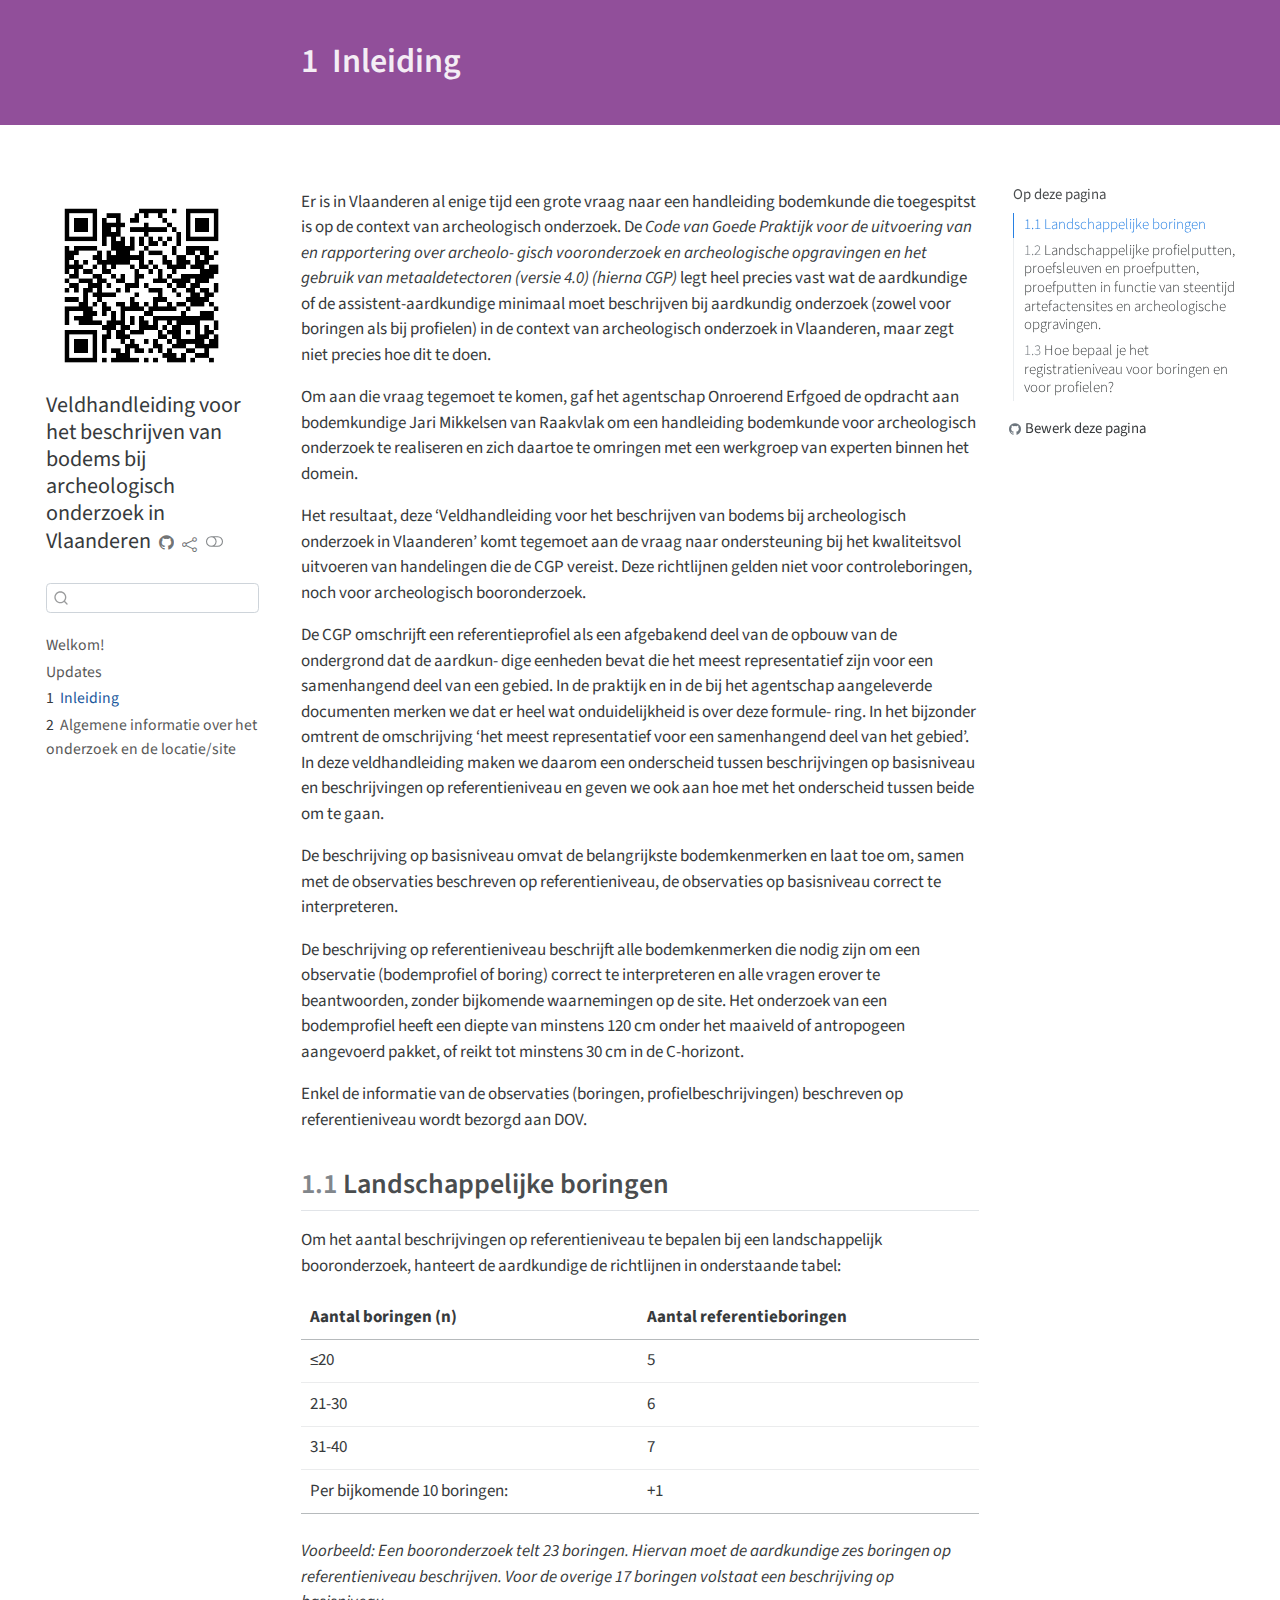
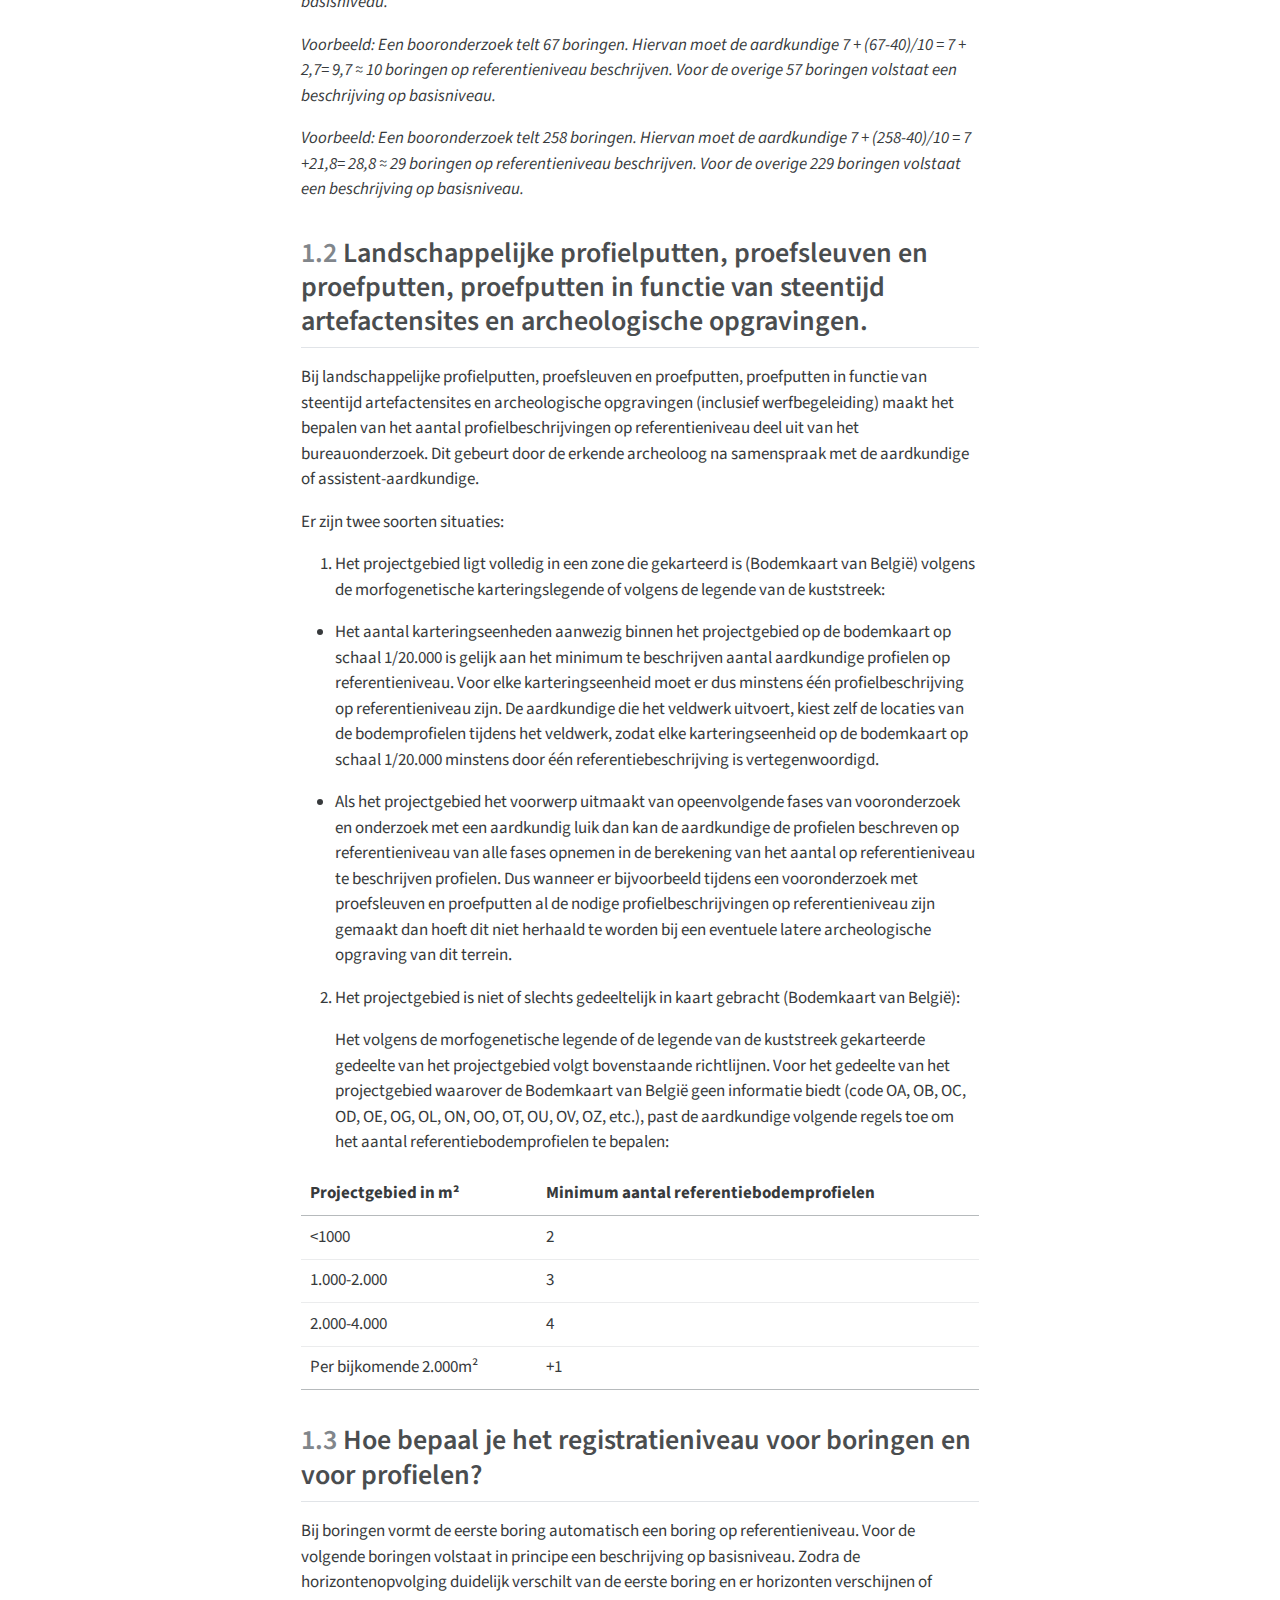
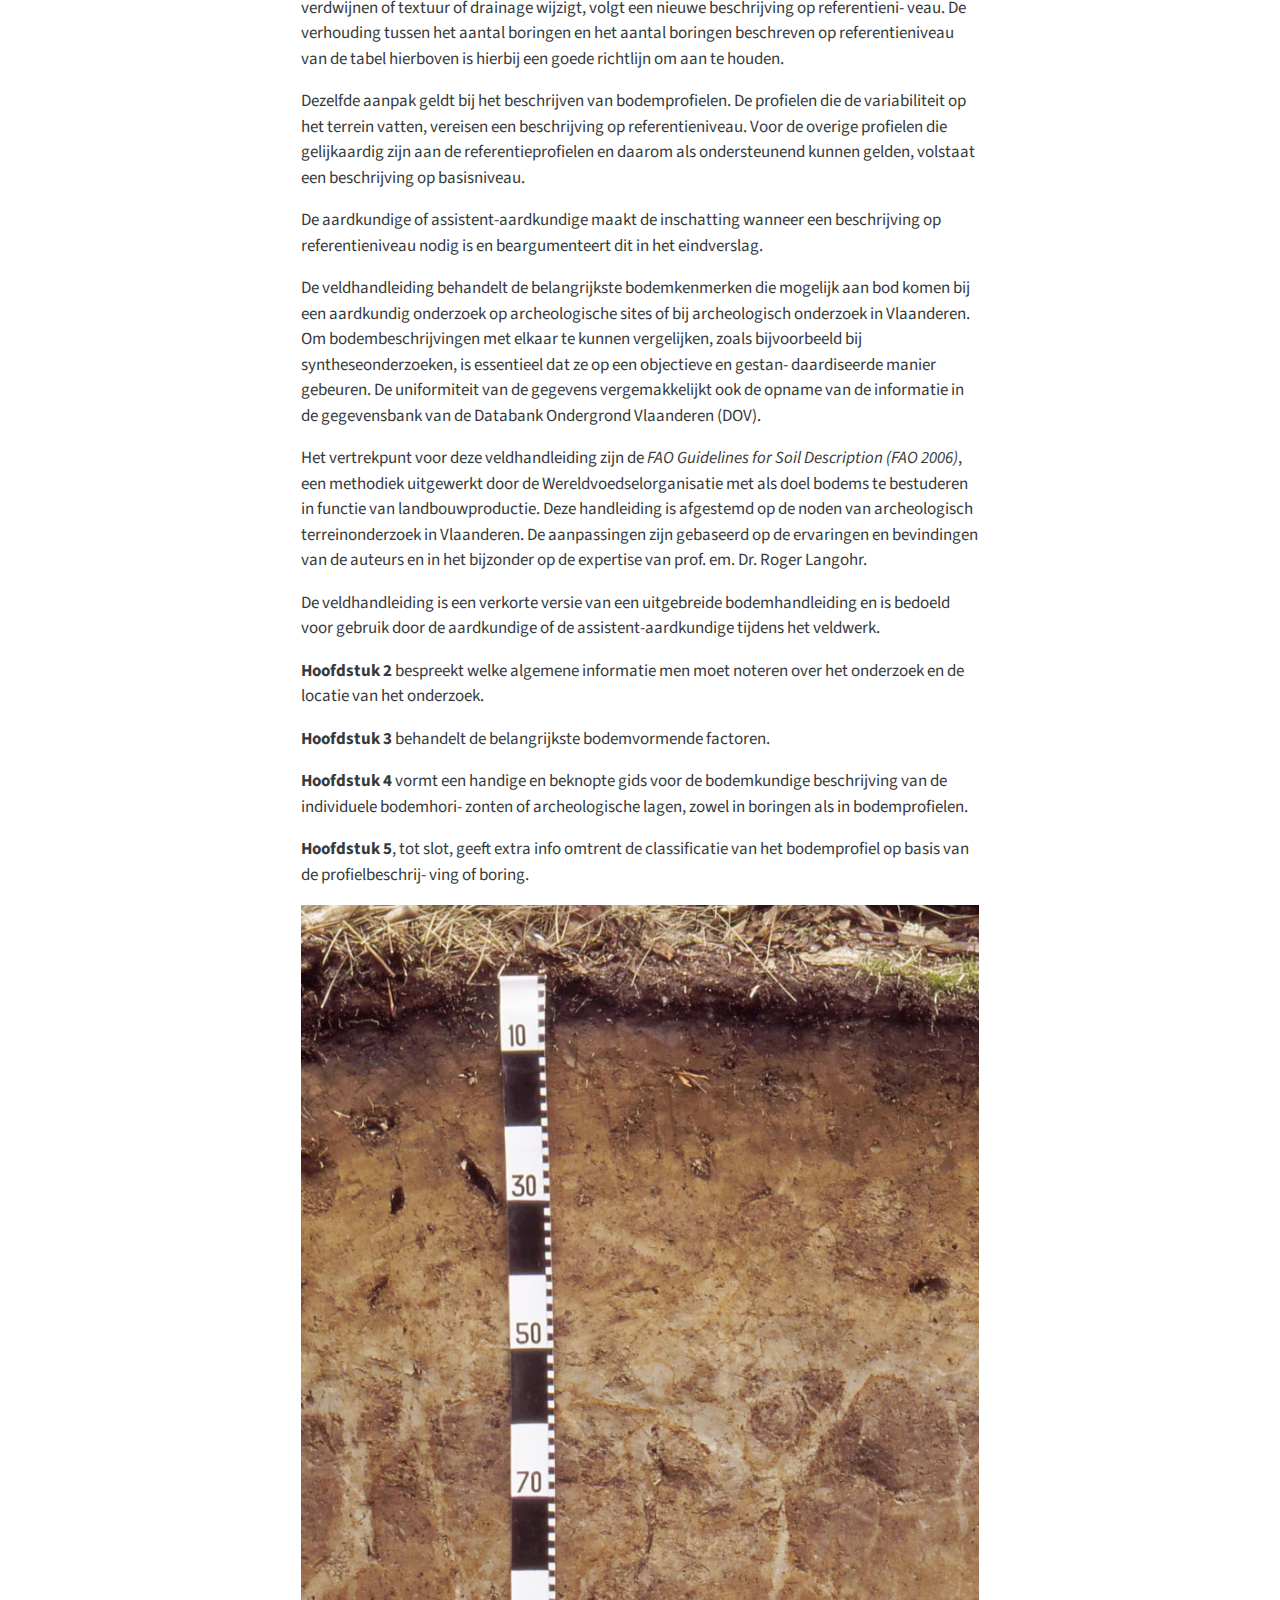
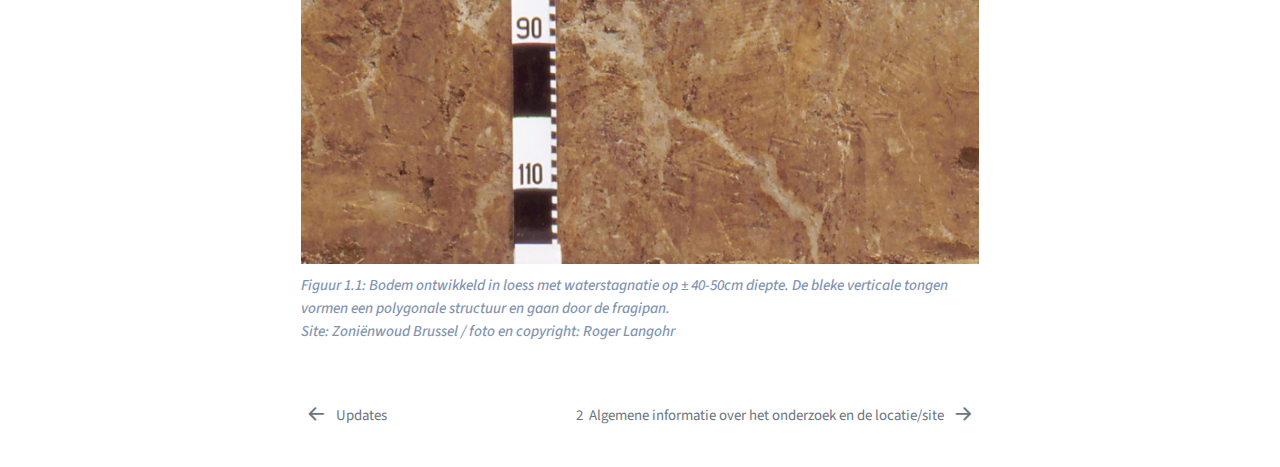
<file: docs/01_inleiding.html>
<!DOCTYPE html>
<html xmlns="http://www.w3.org/1999/xhtml" lang="nl" xml:lang="nl"><head>

<meta charset="utf-8">
<meta name="generator" content="quarto-1.3.353">

<meta name="viewport" content="width=device-width, initial-scale=1.0, user-scalable=yes">


<title>Veldhandleiding voor het beschrijven van bodems bij archeologisch onderzoek in Vlaanderen - 1&nbsp; Inleiding</title>
<style>
code{white-space: pre-wrap;}
span.smallcaps{font-variant: small-caps;}
div.columns{display: flex; gap: min(4vw, 1.5em);}
div.column{flex: auto; overflow-x: auto;}
div.hanging-indent{margin-left: 1.5em; text-indent: -1.5em;}
ul.task-list{list-style: none;}
ul.task-list li input[type="checkbox"] {
  width: 0.8em;
  margin: 0 0.8em 0.2em -1em; /* quarto-specific, see https://github.com/quarto-dev/quarto-cli/issues/4556 */ 
  vertical-align: middle;
}
</style>


<script src="site_libs/quarto-nav/quarto-nav.js"></script>
<script src="site_libs/quarto-nav/headroom.min.js"></script>
<script src="site_libs/clipboard/clipboard.min.js"></script>
<script src="site_libs/quarto-search/autocomplete.umd.js"></script>
<script src="site_libs/quarto-search/fuse.min.js"></script>
<script src="site_libs/quarto-search/quarto-search.js"></script>
<meta name="quarto:offset" content="./">
<link href="./02_algemeneInfo.html" rel="next">
<link href="./updates.html" rel="prev">
<script src="site_libs/quarto-html/quarto.js"></script>
<script src="site_libs/quarto-html/popper.min.js"></script>
<script src="site_libs/quarto-html/tippy.umd.min.js"></script>
<script src="site_libs/quarto-html/anchor.min.js"></script>
<link href="site_libs/quarto-html/tippy.css" rel="stylesheet">
<link href="site_libs/quarto-html/quarto-syntax-highlighting.css" rel="stylesheet" class="quarto-color-scheme" id="quarto-text-highlighting-styles">
<link href="site_libs/quarto-html/quarto-syntax-highlighting-dark.css" rel="prefetch" class="quarto-color-scheme quarto-color-alternate" id="quarto-text-highlighting-styles">
<script src="site_libs/bootstrap/bootstrap.min.js"></script>
<link href="site_libs/bootstrap/bootstrap-icons.css" rel="stylesheet">
<link href="site_libs/bootstrap/bootstrap.min.css" rel="stylesheet" class="quarto-color-scheme" id="quarto-bootstrap" data-mode="light">
<link href="site_libs/bootstrap/bootstrap-dark.min.css" rel="prefetch" class="quarto-color-scheme quarto-color-alternate" id="quarto-bootstrap" data-mode="dark">
<script id="quarto-search-options" type="application/json">{
  "location": "sidebar",
  "copy-button": false,
  "collapse-after": 3,
  "panel-placement": "start",
  "type": "textbox",
  "limit": 20,
  "language": {
    "search-no-results-text": "Geen resultaat",
    "search-matching-documents-text": "Gevonden documenten",
    "search-copy-link-title": "Kopieer link om te zoeken",
    "search-hide-matches-text": "Extra overeenkomsten verbergen",
    "search-more-match-text": "meer overeenkomst in dit document",
    "search-more-matches-text": "meer overeenkomsten in dit document",
    "search-clear-button-title": "Wissen",
    "search-detached-cancel-button-title": "Annuleren",
    "search-submit-button-title": "Verzenden"
  }
}</script>
<style>

      .quarto-title-block .quarto-title-banner h1,
      .quarto-title-block .quarto-title-banner h2,
      .quarto-title-block .quarto-title-banner h3,
      .quarto-title-block .quarto-title-banner h4,
      .quarto-title-block .quarto-title-banner h5,
      .quarto-title-block .quarto-title-banner h6
      {
        color: white;
      }

      .quarto-title-block .quarto-title-banner {
        color: white;
background: #914f9a;
      }
</style>


<meta name="twitter:title" content="Veldhandleiding voor het beschrijven van bodems bij archeologisch onderzoek in Vlaanderen - 1&nbsp; Inleiding">
<meta name="twitter:description" content="">
<meta name="twitter:image" content="/docs/figuren/cover.jpg">
<meta name="twitter:card" content="summary_large_image">
</head>

<body class="nav-sidebar floating">

<div id="quarto-search-results"></div>
  <header id="quarto-header" class="headroom fixed-top">
  <nav class="quarto-secondary-nav">
    <div class="container-fluid d-flex">
      <button type="button" class="quarto-btn-toggle btn" data-bs-toggle="collapse" data-bs-target="#quarto-sidebar,#quarto-sidebar-glass" aria-controls="quarto-sidebar" aria-expanded="false" aria-label="Schakel zijbalk in" onclick="if (window.quartoToggleHeadroom) { window.quartoToggleHeadroom(); }">
        <i class="bi bi-layout-text-sidebar-reverse"></i>
      </button>
      <nav class="quarto-page-breadcrumbs" aria-label="breadcrumb"><ol class="breadcrumb"><li class="breadcrumb-item"><a href="./01_inleiding.html"><span class="chapter-number">1</span>&nbsp; <span class="chapter-title">Inleiding</span></a></li></ol></nav>
      <a class="flex-grow-1" role="button" data-bs-toggle="collapse" data-bs-target="#quarto-sidebar,#quarto-sidebar-glass" aria-controls="quarto-sidebar" aria-expanded="false" aria-label="Schakel zijbalk in" onclick="if (window.quartoToggleHeadroom) { window.quartoToggleHeadroom(); }">      
      </a>
      <button type="button" class="btn quarto-search-button" aria-label="Zoeken" onclick="window.quartoOpenSearch();">
        <i class="bi bi-search"></i>
      </button>
    </div>
  </nav>
</header>
<!-- content -->
<header id="title-block-header" class="quarto-title-block default page-columns page-full">
  <div class="quarto-title-banner page-columns page-full">
    <div class="quarto-title column-body">
      <h1 class="title"><span class="chapter-number">1</span>&nbsp; <span class="chapter-title">Inleiding</span></h1>
                      </div>
  </div>
    
  
  <div class="quarto-title-meta">

      
    
      
    </div>
    
  
  </header><div id="quarto-content" class="quarto-container page-columns page-rows-contents page-layout-article">
<!-- sidebar -->
  <nav id="quarto-sidebar" class="sidebar collapse collapse-horizontal sidebar-navigation floating overflow-auto">
    <div class="pt-lg-2 mt-2 text-left sidebar-header sidebar-header-stacked">
      <a href="./index.html" class="sidebar-logo-link">
      <img src="./figuren/qr_bodems.png" alt="" class="sidebar-logo py-0 d-lg-inline d-none">
      </a>
    <div class="sidebar-title mb-0 py-0">
      <a href="./">Veldhandleiding voor het beschrijven van bodems bij archeologisch onderzoek in Vlaanderen</a> 
        <div class="sidebar-tools-main tools-wide">
    <a href="https://github.com/hanecakr/handleidingBeschrijvingBodems/" title="Source Code" class="quarto-navigation-tool px-1" aria-label="Source Code"><i class="bi bi-github"></i></a>
    <div class="dropdown">
      <a href="" title="Share" id="quarto-navigation-tool-dropdown-0" class="quarto-navigation-tool dropdown-toggle px-1" data-bs-toggle="dropdown" aria-expanded="false" aria-label="Share"><i class="bi bi-share"></i></a>
      <ul class="dropdown-menu" aria-labelledby="quarto-navigation-tool-dropdown-0">
          <li>
            <a class="dropdown-item sidebar-tools-main-item" href="https://twitter.com/intent/tweet?url=|url|">
              <i class="bi bi-bi-twitter pe-1"></i>
            Twitter
            </a>
          </li>
          <li>
            <a class="dropdown-item sidebar-tools-main-item" href="https://www.facebook.com/sharer/sharer.php?u=|url|">
              <i class="bi bi-bi-facebook pe-1"></i>
            Facebook
            </a>
          </li>
          <li>
            <a class="dropdown-item sidebar-tools-main-item" href="https://www.linkedin.com/sharing/share-offsite/?url=|url|">
              <i class="bi bi-bi-linkedin pe-1"></i>
            LinkedIn
            </a>
          </li>
      </ul>
    </div>
  <a href="" class="quarto-color-scheme-toggle quarto-navigation-tool  px-1" onclick="window.quartoToggleColorScheme(); return false;" title="Schakel donkere modus in"><i class="bi"></i></a>
</div>
    </div>
      </div>
        <div class="mt-2 flex-shrink-0 align-items-center">
        <div class="sidebar-search">
        <div id="quarto-search" class="" title="Zoeken"></div>
        </div>
        </div>
    <div class="sidebar-menu-container"> 
    <ul class="list-unstyled mt-1">
        <li class="sidebar-item">
  <div class="sidebar-item-container"> 
  <a href="./index.html" class="sidebar-item-text sidebar-link">
 <span class="menu-text">Welkom!</span></a>
  </div>
</li>
        <li class="sidebar-item">
  <div class="sidebar-item-container"> 
  <a href="./updates.html" class="sidebar-item-text sidebar-link">
 <span class="menu-text">Updates</span></a>
  </div>
</li>
        <li class="sidebar-item">
  <div class="sidebar-item-container"> 
  <a href="./01_inleiding.html" class="sidebar-item-text sidebar-link active">
 <span class="menu-text"><span class="chapter-number">1</span>&nbsp; <span class="chapter-title">Inleiding</span></span></a>
  </div>
</li>
        <li class="sidebar-item">
  <div class="sidebar-item-container"> 
  <a href="./02_algemeneInfo.html" class="sidebar-item-text sidebar-link">
 <span class="menu-text"><span class="chapter-number">2</span>&nbsp; <span class="chapter-title">Algemene informatie over het onderzoek en de locatie/site</span></span></a>
  </div>
</li>
    </ul>
    </div>
</nav>
<div id="quarto-sidebar-glass" data-bs-toggle="collapse" data-bs-target="#quarto-sidebar,#quarto-sidebar-glass"></div>
<!-- margin-sidebar -->
    <div id="quarto-margin-sidebar" class="sidebar margin-sidebar">
        <nav id="TOC" role="doc-toc" class="toc-active">
    <h2 id="toc-title">Op deze pagina</h2>
   
  <ul>
  <li><a href="#landschappelijke-boringen" id="toc-landschappelijke-boringen" class="nav-link active" data-scroll-target="#landschappelijke-boringen"><span class="header-section-number">1.1</span> Landschappelijke boringen</a></li>
  <li><a href="#landschappelijke-profielputten-proefsleuven-en-proefputten-proefputten-in-functie-van-steentijd-artefactensites-en-archeologische-opgravingen." id="toc-landschappelijke-profielputten-proefsleuven-en-proefputten-proefputten-in-functie-van-steentijd-artefactensites-en-archeologische-opgravingen." class="nav-link" data-scroll-target="#landschappelijke-profielputten-proefsleuven-en-proefputten-proefputten-in-functie-van-steentijd-artefactensites-en-archeologische-opgravingen."><span class="header-section-number">1.2</span> Landschappelijke profielputten, proefsleuven en proefputten, proefputten in functie van steentijd artefactensites en archeologische opgravingen.</a></li>
  <li><a href="#hoe-bepaal-je-het-registratieniveau-voor-boringen-en-voor-profielen" id="toc-hoe-bepaal-je-het-registratieniveau-voor-boringen-en-voor-profielen" class="nav-link" data-scroll-target="#hoe-bepaal-je-het-registratieniveau-voor-boringen-en-voor-profielen"><span class="header-section-number">1.3</span> Hoe bepaal je het registratieniveau voor boringen en voor profielen?</a></li>
  </ul>
<div class="toc-actions"><div><i class="bi bi-github"></i></div><div class="action-links"><p><a href="https://github.com/hanecakr/handleidingBeschrijvingBodems/edit/main/01_inleiding.qmd" class="toc-action">Bewerk deze pagina</a></p></div></div></nav>
    </div>
<!-- main -->
<main class="content quarto-banner-title-block" id="quarto-document-content">




<p>Er is in Vlaanderen al enige tijd een grote vraag naar een handleiding bodemkunde die toegespitst is op de context van archeologisch onderzoek. De <em>Code van Goede Praktijk voor de uitvoering van en rapportering over archeolo- gisch vooronderzoek en archeologische opgravingen en het gebruik van metaaldetectoren (versie 4.0) (hierna CGP)</em> legt heel precies vast wat de aardkundige of de assistent-aardkundige minimaal moet beschrijven bij aardkundig onderzoek (zowel voor boringen als bij profielen) in de context van archeologisch onderzoek in Vlaanderen, maar zegt niet precies hoe dit te doen.</p>
<p>Om aan die vraag tegemoet te komen, gaf het agentschap Onroerend Erfgoed de opdracht aan bodemkundige Jari Mikkelsen van Raakvlak om een handleiding bodemkunde voor archeologisch onderzoek te realiseren en zich daartoe te omringen met een werkgroep van experten binnen het domein.</p>
<p>Het resultaat, deze ‘Veldhandleiding voor het beschrijven van bodems bij archeologisch onderzoek in Vlaanderen’ komt tegemoet aan de vraag naar ondersteuning bij het kwaliteitsvol uitvoeren van handelingen die de CGP vereist. Deze richtlijnen gelden niet voor controleboringen, noch voor archeologisch booronderzoek.</p>
<p>De CGP omschrijft een referentieprofiel als een afgebakend deel van de opbouw van de ondergrond dat de aardkun- dige eenheden bevat die het meest representatief zijn voor een samenhangend deel van een gebied. In de praktijk en in de bij het agentschap aangeleverde documenten merken we dat er heel wat onduidelijkheid is over deze formule- ring. In het bijzonder omtrent de omschrijving ‘het meest representatief voor een samenhangend deel van het gebied’. In deze veldhandleiding maken we daarom een onderscheid tussen beschrijvingen op basisniveau en beschrijvingen op referentieniveau en geven we ook aan hoe met het onderscheid tussen beide om te gaan.</p>
<p>De beschrijving op basisniveau omvat de belangrijkste bodemkenmerken en laat toe om, samen met de observaties beschreven op referentieniveau, de observaties op basisniveau correct te interpreteren.</p>
<p>De beschrijving op referentieniveau beschrijft alle bodemkenmerken die nodig zijn om een observatie (bodemprofiel of boring) correct te interpreteren en alle vragen erover te beantwoorden, zonder bijkomende waarnemingen op de site. Het onderzoek van een bodemprofiel heeft een diepte van minstens 120 cm onder het maaiveld of antropogeen aangevoerd pakket, of reikt tot minstens 30 cm in de C-horizont.</p>
<p>Enkel de informatie van de observaties (boringen, profielbeschrijvingen) beschreven op referentieniveau wordt bezorgd aan DOV.</p>
<section id="landschappelijke-boringen" class="level2" data-number="1.1">
<h2 data-number="1.1" class="anchored" data-anchor-id="landschappelijke-boringen"><span class="header-section-number">1.1</span> Landschappelijke boringen</h2>
<p>Om het aantal beschrijvingen op referentieniveau te bepalen bij een landschappelijk booronderzoek, hanteert de aardkundige de richtlijnen in onderstaande tabel:</p>
<table class="table">
<thead>
<tr class="header">
<th>Aantal boringen (n)</th>
<th>Aantal referentieboringen</th>
</tr>
</thead>
<tbody>
<tr class="odd">
<td>≤20</td>
<td>5</td>
</tr>
<tr class="even">
<td>21-30</td>
<td>6</td>
</tr>
<tr class="odd">
<td>31-40</td>
<td>7</td>
</tr>
<tr class="even">
<td>Per bijkomende 10 boringen:</td>
<td>+1</td>
</tr>
</tbody>
</table>
<p><em>Voorbeeld: Een booronderzoek telt 23 boringen. Hiervan moet de aardkundige zes boringen op referentieniveau beschrijven. Voor de overige 17 boringen volstaat een beschrijving op basisniveau.</em></p>
<p><em>Voorbeeld: Een booronderzoek telt 67 boringen. Hiervan moet de aardkundige 7 + (67-40)/10 = 7 + 2,7= 9,7 ≈ 10 boringen op referentieniveau beschrijven. Voor de overige 57 boringen volstaat een beschrijving op basisniveau.</em></p>
<p><em>Voorbeeld: Een booronderzoek telt 258 boringen. Hiervan moet de aardkundige 7 + (258-40)/10 = 7 +21,8= 28,8 ≈ 29 boringen op referentieniveau beschrijven. Voor de overige 229 boringen volstaat een beschrijving op basisniveau.</em></p>
</section>
<section id="landschappelijke-profielputten-proefsleuven-en-proefputten-proefputten-in-functie-van-steentijd-artefactensites-en-archeologische-opgravingen." class="level2" data-number="1.2">
<h2 data-number="1.2" class="anchored" data-anchor-id="landschappelijke-profielputten-proefsleuven-en-proefputten-proefputten-in-functie-van-steentijd-artefactensites-en-archeologische-opgravingen."><span class="header-section-number">1.2</span> Landschappelijke profielputten, proefsleuven en proefputten, proefputten in functie van steentijd artefactensites en archeologische opgravingen.</h2>
<p>Bij landschappelijke profielputten, proefsleuven en proefputten, proefputten in functie van steentijd artefactensites en archeologische opgravingen (inclusief werfbegeleiding) maakt het bepalen van het aantal profielbeschrijvingen op referentieniveau deel uit van het bureauonderzoek. Dit gebeurt door de erkende archeoloog na samenspraak met de aardkundige of assistent-aardkundige.</p>
<p>Er zijn twee soorten situaties:</p>
<ol type="1">
<li>Het projectgebied ligt volledig in een zone die gekarteerd is (Bodemkaart van België) volgens de morfogenetische karteringslegende of volgens de legende van de kuststreek:</li>
</ol>
<ul>
<li><p>Het aantal karteringseenheden aanwezig binnen het projectgebied op de bodemkaart op schaal 1/20.000 is gelijk aan het minimum te beschrijven aantal aardkundige profielen op referentieniveau. Voor elke karteringseenheid moet er dus minstens één profielbeschrijving op referentieniveau zijn. De aardkundige die het veldwerk uitvoert, kiest zelf de locaties van de bodemprofielen tijdens het veldwerk, zodat elke karteringseenheid op de bodemkaart op schaal 1/20.000 minstens door één referentiebeschrijving is vertegenwoordigd.</p></li>
<li><p>Als het projectgebied het voorwerp uitmaakt van opeenvolgende fases van vooronderzoek en onderzoek met een aardkundig luik dan kan de aardkundige de profielen beschreven op referentieniveau van alle fases opnemen in de berekening van het aantal op referentieniveau te beschrijven profielen. Dus wanneer er bijvoorbeeld tijdens een vooronderzoek met proefsleuven en proefputten al de nodige profielbeschrijvingen op referentieniveau zijn gemaakt dan hoeft dit niet herhaald te worden bij een eventuele latere archeologische opgraving van dit terrein.</p></li>
</ul>
<ol start="2" type="1">
<li><p>Het projectgebied is niet of slechts gedeeltelijk in kaart gebracht (Bodemkaart van België):</p>
<p>Het volgens de morfogenetische legende of de legende van de kuststreek gekarteerde gedeelte van het projectgebied volgt bovenstaande richtlijnen. Voor het gedeelte van het projectgebied waarover de Bodemkaart van België geen informatie biedt (code OA, OB, OC, OD, OE, OG, OL, ON, OO, OT, OU, OV, OZ, etc.), past de aardkundige volgende regels toe om het aantal referentiebodemprofielen te bepalen:</p></li>
</ol>
<table class="table">
<thead>
<tr class="header">
<th>Projectgebied in m²</th>
<th>Minimum aantal referentiebodemprofielen</th>
</tr>
</thead>
<tbody>
<tr class="odd">
<td>&lt;1000</td>
<td>2</td>
</tr>
<tr class="even">
<td>1.000-2.000</td>
<td>3</td>
</tr>
<tr class="odd">
<td>2.000-4.000</td>
<td>4</td>
</tr>
<tr class="even">
<td>Per bijkomende 2.000m²</td>
<td>+1</td>
</tr>
</tbody>
</table>
</section>
<section id="hoe-bepaal-je-het-registratieniveau-voor-boringen-en-voor-profielen" class="level2" data-number="1.3">
<h2 data-number="1.3" class="anchored" data-anchor-id="hoe-bepaal-je-het-registratieniveau-voor-boringen-en-voor-profielen"><span class="header-section-number">1.3</span> Hoe bepaal je het registratieniveau voor boringen en voor profielen?</h2>
<p>Bij boringen vormt de eerste boring automatisch een boring op referentieniveau. Voor de volgende boringen volstaat in principe een beschrijving op basisniveau. Zodra de horizontenopvolging duidelijk verschilt van de eerste boring en er horizonten verschijnen of verdwijnen of textuur of drainage wijzigt, volgt een nieuwe beschrijving op referentieni- veau. De verhouding tussen het aantal boringen en het aantal boringen beschreven op referentieniveau van de tabel hierboven is hierbij een goede richtlijn om aan te houden.</p>
<p>Dezelfde aanpak geldt bij het beschrijven van bodemprofielen. De profielen die de variabiliteit op het terrein vatten, vereisen een beschrijving op referentieniveau. Voor de overige profielen die gelijkaardig zijn aan de referentieprofielen en daarom als ondersteunend kunnen gelden, volstaat een beschrijving op basisniveau.</p>
<p>De aardkundige of assistent-aardkundige maakt de inschatting wanneer een beschrijving op referentieniveau nodig is en beargumenteert dit in het eindverslag.</p>
<p>De veldhandleiding behandelt de belangrijkste bodemkenmerken die mogelijk aan bod komen bij een aardkundig onderzoek op archeologische sites of bij archeologisch onderzoek in Vlaanderen. Om bodembeschrijvingen met elkaar te kunnen vergelijken, zoals bijvoorbeeld bij syntheseonderzoeken, is essentieel dat ze op een objectieve en gestan- daardiseerde manier gebeuren. De uniformiteit van de gegevens vergemakkelijkt ook de opname van de informatie in de gegevensbank van de Databank Ondergrond Vlaanderen (DOV).</p>
<p>Het vertrekpunt voor deze veldhandleiding zijn de <em>FAO Guidelines for Soil Description (FAO 2006)</em>, een methodiek uitgewerkt door de Wereldvoedselorganisatie met als doel bodems te bestuderen in functie van landbouwproductie. Deze handleiding is afgestemd op de noden van archeologisch terreinonderzoek in Vlaanderen. De aanpassingen zijn gebaseerd op de ervaringen en bevindingen van de auteurs en in het bijzonder op de expertise van prof. em. Dr.&nbsp;Roger Langohr.</p>
<p>De veldhandleiding is een verkorte versie van een uitgebreide bodemhandleiding en is bedoeld voor gebruik door de aardkundige of de assistent-aardkundige tijdens het veldwerk.</p>
<p><strong>Hoofdstuk 2</strong> bespreekt welke algemene informatie men moet noteren over het onderzoek en de locatie van het onderzoek.</p>
<p><strong>Hoofdstuk 3</strong> behandelt de belangrijkste bodemvormende factoren.</p>
<p><strong>Hoofdstuk 4</strong> vormt een handige en beknopte gids voor de bodemkundige beschrijving van de individuele bodemhori- zonten of archeologische lagen, zowel in boringen als in bodemprofielen.</p>
<p><strong>Hoofdstuk 5</strong>, tot slot, geeft extra info omtrent de classificatie van het bodemprofiel op basis van de profielbeschrij- ving of boring.</p>
<div id="fig-inleiding" class="quarto-figure quarto-figure-center anchored">
<figure class="figure">
<p><img src="figuren/image3.jpeg" class="img-fluid figure-img"></p>
<figcaption class="figure-caption">Figuur&nbsp;1.1: Bodem ontwikkeld in loess met waterstagnatie op ± 40-50cm diepte. De bleke verticale tongen vormen een polygonale structuur en gaan door de fragipan. <br> Site: Zoniënwoud Brussel / foto en copyright: Roger Langohr</figcaption>
</figure>
</div>


</section>

</main> <!-- /main -->
<script id="quarto-html-after-body" type="application/javascript">
window.document.addEventListener("DOMContentLoaded", function (event) {
  const toggleBodyColorMode = (bsSheetEl) => {
    const mode = bsSheetEl.getAttribute("data-mode");
    const bodyEl = window.document.querySelector("body");
    if (mode === "dark") {
      bodyEl.classList.add("quarto-dark");
      bodyEl.classList.remove("quarto-light");
    } else {
      bodyEl.classList.add("quarto-light");
      bodyEl.classList.remove("quarto-dark");
    }
  }
  const toggleBodyColorPrimary = () => {
    const bsSheetEl = window.document.querySelector("link#quarto-bootstrap");
    if (bsSheetEl) {
      toggleBodyColorMode(bsSheetEl);
    }
  }
  toggleBodyColorPrimary();  
  const disableStylesheet = (stylesheets) => {
    for (let i=0; i < stylesheets.length; i++) {
      const stylesheet = stylesheets[i];
      stylesheet.rel = 'prefetch';
    }
  }
  const enableStylesheet = (stylesheets) => {
    for (let i=0; i < stylesheets.length; i++) {
      const stylesheet = stylesheets[i];
      stylesheet.rel = 'stylesheet';
    }
  }
  const manageTransitions = (selector, allowTransitions) => {
    const els = window.document.querySelectorAll(selector);
    for (let i=0; i < els.length; i++) {
      const el = els[i];
      if (allowTransitions) {
        el.classList.remove('notransition');
      } else {
        el.classList.add('notransition');
      }
    }
  }
  const toggleColorMode = (alternate) => {
    // Switch the stylesheets
    const alternateStylesheets = window.document.querySelectorAll('link.quarto-color-scheme.quarto-color-alternate');
    manageTransitions('#quarto-margin-sidebar .nav-link', false);
    if (alternate) {
      enableStylesheet(alternateStylesheets);
      for (const sheetNode of alternateStylesheets) {
        if (sheetNode.id === "quarto-bootstrap") {
          toggleBodyColorMode(sheetNode);
        }
      }
    } else {
      disableStylesheet(alternateStylesheets);
      toggleBodyColorPrimary();
    }
    manageTransitions('#quarto-margin-sidebar .nav-link', true);
    // Switch the toggles
    const toggles = window.document.querySelectorAll('.quarto-color-scheme-toggle');
    for (let i=0; i < toggles.length; i++) {
      const toggle = toggles[i];
      if (toggle) {
        if (alternate) {
          toggle.classList.add("alternate");     
        } else {
          toggle.classList.remove("alternate");
        }
      }
    }
    // Hack to workaround the fact that safari doesn't
    // properly recolor the scrollbar when toggling (#1455)
    if (navigator.userAgent.indexOf('Safari') > 0 && navigator.userAgent.indexOf('Chrome') == -1) {
      manageTransitions("body", false);
      window.scrollTo(0, 1);
      setTimeout(() => {
        window.scrollTo(0, 0);
        manageTransitions("body", true);
      }, 40);  
    }
  }
  const isFileUrl = () => { 
    return window.location.protocol === 'file:';
  }
  const hasAlternateSentinel = () => {  
    let styleSentinel = getColorSchemeSentinel();
    if (styleSentinel !== null) {
      return styleSentinel === "alternate";
    } else {
      return false;
    }
  }
  const setStyleSentinel = (alternate) => {
    const value = alternate ? "alternate" : "default";
    if (!isFileUrl()) {
      window.localStorage.setItem("quarto-color-scheme", value);
    } else {
      localAlternateSentinel = value;
    }
  }
  const getColorSchemeSentinel = () => {
    if (!isFileUrl()) {
      const storageValue = window.localStorage.getItem("quarto-color-scheme");
      return storageValue != null ? storageValue : localAlternateSentinel;
    } else {
      return localAlternateSentinel;
    }
  }
  let localAlternateSentinel = 'default';
  // Dark / light mode switch
  window.quartoToggleColorScheme = () => {
    // Read the current dark / light value 
    let toAlternate = !hasAlternateSentinel();
    toggleColorMode(toAlternate);
    setStyleSentinel(toAlternate);
  };
  // Ensure there is a toggle, if there isn't float one in the top right
  if (window.document.querySelector('.quarto-color-scheme-toggle') === null) {
    const a = window.document.createElement('a');
    a.classList.add('top-right');
    a.classList.add('quarto-color-scheme-toggle');
    a.href = "";
    a.onclick = function() { try { window.quartoToggleColorScheme(); } catch {} return false; };
    const i = window.document.createElement("i");
    i.classList.add('bi');
    a.appendChild(i);
    window.document.body.appendChild(a);
  }
  // Switch to dark mode if need be
  if (hasAlternateSentinel()) {
    toggleColorMode(true);
  } else {
    toggleColorMode(false);
  }
  const icon = "";
  const anchorJS = new window.AnchorJS();
  anchorJS.options = {
    placement: 'right',
    icon: icon
  };
  anchorJS.add('.anchored');
  const isCodeAnnotation = (el) => {
    for (const clz of el.classList) {
      if (clz.startsWith('code-annotation-')) {                     
        return true;
      }
    }
    return false;
  }
  const clipboard = new window.ClipboardJS('.code-copy-button', {
    text: function(trigger) {
      const codeEl = trigger.previousElementSibling.cloneNode(true);
      for (const childEl of codeEl.children) {
        if (isCodeAnnotation(childEl)) {
          childEl.remove();
        }
      }
      return codeEl.innerText;
    }
  });
  clipboard.on('success', function(e) {
    // button target
    const button = e.trigger;
    // don't keep focus
    button.blur();
    // flash "checked"
    button.classList.add('code-copy-button-checked');
    var currentTitle = button.getAttribute("title");
    button.setAttribute("title", "Gekopieerd!");
    let tooltip;
    if (window.bootstrap) {
      button.setAttribute("data-bs-toggle", "tooltip");
      button.setAttribute("data-bs-placement", "left");
      button.setAttribute("data-bs-title", "Gekopieerd!");
      tooltip = new bootstrap.Tooltip(button, 
        { trigger: "manual", 
          customClass: "code-copy-button-tooltip",
          offset: [0, -8]});
      tooltip.show();    
    }
    setTimeout(function() {
      if (tooltip) {
        tooltip.hide();
        button.removeAttribute("data-bs-title");
        button.removeAttribute("data-bs-toggle");
        button.removeAttribute("data-bs-placement");
      }
      button.setAttribute("title", currentTitle);
      button.classList.remove('code-copy-button-checked');
    }, 1000);
    // clear code selection
    e.clearSelection();
  });
  function tippyHover(el, contentFn) {
    const config = {
      allowHTML: true,
      content: contentFn,
      maxWidth: 500,
      delay: 100,
      arrow: false,
      appendTo: function(el) {
          return el.parentElement;
      },
      interactive: true,
      interactiveBorder: 10,
      theme: 'quarto',
      placement: 'bottom-start'
    };
    window.tippy(el, config); 
  }
  const noterefs = window.document.querySelectorAll('a[role="doc-noteref"]');
  for (var i=0; i<noterefs.length; i++) {
    const ref = noterefs[i];
    tippyHover(ref, function() {
      // use id or data attribute instead here
      let href = ref.getAttribute('data-footnote-href') || ref.getAttribute('href');
      try { href = new URL(href).hash; } catch {}
      const id = href.replace(/^#\/?/, "");
      const note = window.document.getElementById(id);
      return note.innerHTML;
    });
  }
      let selectedAnnoteEl;
      const selectorForAnnotation = ( cell, annotation) => {
        let cellAttr = 'data-code-cell="' + cell + '"';
        let lineAttr = 'data-code-annotation="' +  annotation + '"';
        const selector = 'span[' + cellAttr + '][' + lineAttr + ']';
        return selector;
      }
      const selectCodeLines = (annoteEl) => {
        const doc = window.document;
        const targetCell = annoteEl.getAttribute("data-target-cell");
        const targetAnnotation = annoteEl.getAttribute("data-target-annotation");
        const annoteSpan = window.document.querySelector(selectorForAnnotation(targetCell, targetAnnotation));
        const lines = annoteSpan.getAttribute("data-code-lines").split(",");
        const lineIds = lines.map((line) => {
          return targetCell + "-" + line;
        })
        let top = null;
        let height = null;
        let parent = null;
        if (lineIds.length > 0) {
            //compute the position of the single el (top and bottom and make a div)
            const el = window.document.getElementById(lineIds[0]);
            top = el.offsetTop;
            height = el.offsetHeight;
            parent = el.parentElement.parentElement;
          if (lineIds.length > 1) {
            const lastEl = window.document.getElementById(lineIds[lineIds.length - 1]);
            const bottom = lastEl.offsetTop + lastEl.offsetHeight;
            height = bottom - top;
          }
          if (top !== null && height !== null && parent !== null) {
            // cook up a div (if necessary) and position it 
            let div = window.document.getElementById("code-annotation-line-highlight");
            if (div === null) {
              div = window.document.createElement("div");
              div.setAttribute("id", "code-annotation-line-highlight");
              div.style.position = 'absolute';
              parent.appendChild(div);
            }
            div.style.top = top - 2 + "px";
            div.style.height = height + 4 + "px";
            let gutterDiv = window.document.getElementById("code-annotation-line-highlight-gutter");
            if (gutterDiv === null) {
              gutterDiv = window.document.createElement("div");
              gutterDiv.setAttribute("id", "code-annotation-line-highlight-gutter");
              gutterDiv.style.position = 'absolute';
              const codeCell = window.document.getElementById(targetCell);
              const gutter = codeCell.querySelector('.code-annotation-gutter');
              gutter.appendChild(gutterDiv);
            }
            gutterDiv.style.top = top - 2 + "px";
            gutterDiv.style.height = height + 4 + "px";
          }
          selectedAnnoteEl = annoteEl;
        }
      };
      const unselectCodeLines = () => {
        const elementsIds = ["code-annotation-line-highlight", "code-annotation-line-highlight-gutter"];
        elementsIds.forEach((elId) => {
          const div = window.document.getElementById(elId);
          if (div) {
            div.remove();
          }
        });
        selectedAnnoteEl = undefined;
      };
      // Attach click handler to the DT
      const annoteDls = window.document.querySelectorAll('dt[data-target-cell]');
      for (const annoteDlNode of annoteDls) {
        annoteDlNode.addEventListener('click', (event) => {
          const clickedEl = event.target;
          if (clickedEl !== selectedAnnoteEl) {
            unselectCodeLines();
            const activeEl = window.document.querySelector('dt[data-target-cell].code-annotation-active');
            if (activeEl) {
              activeEl.classList.remove('code-annotation-active');
            }
            selectCodeLines(clickedEl);
            clickedEl.classList.add('code-annotation-active');
          } else {
            // Unselect the line
            unselectCodeLines();
            clickedEl.classList.remove('code-annotation-active');
          }
        });
      }
  const findCites = (el) => {
    const parentEl = el.parentElement;
    if (parentEl) {
      const cites = parentEl.dataset.cites;
      if (cites) {
        return {
          el,
          cites: cites.split(' ')
        };
      } else {
        return findCites(el.parentElement)
      }
    } else {
      return undefined;
    }
  };
  var bibliorefs = window.document.querySelectorAll('a[role="doc-biblioref"]');
  for (var i=0; i<bibliorefs.length; i++) {
    const ref = bibliorefs[i];
    const citeInfo = findCites(ref);
    if (citeInfo) {
      tippyHover(citeInfo.el, function() {
        var popup = window.document.createElement('div');
        citeInfo.cites.forEach(function(cite) {
          var citeDiv = window.document.createElement('div');
          citeDiv.classList.add('hanging-indent');
          citeDiv.classList.add('csl-entry');
          var biblioDiv = window.document.getElementById('ref-' + cite);
          if (biblioDiv) {
            citeDiv.innerHTML = biblioDiv.innerHTML;
          }
          popup.appendChild(citeDiv);
        });
        return popup.innerHTML;
      });
    }
  }
    var localhostRegex = new RegExp(/^(?:http|https):\/\/localhost\:?[0-9]*\//);
      var filterRegex = new RegExp('/' + window.location.host + '/');
    var isInternal = (href) => {
        return filterRegex.test(href) || localhostRegex.test(href);
    }
    // Inspect non-navigation links and adorn them if external
 	var links = window.document.querySelectorAll('a[href]:not(.nav-link):not(.navbar-brand):not(.toc-action):not(.sidebar-link):not(.sidebar-item-toggle):not(.pagination-link):not(.no-external):not([aria-hidden]):not(.dropdown-item)');
    for (var i=0; i<links.length; i++) {
      const link = links[i];
      if (!isInternal(link.href)) {
          // target, if specified
          link.setAttribute("target", "_blank");
      }
    }
});
</script>
<nav class="page-navigation">
  <div class="nav-page nav-page-previous">
      <a href="./updates.html" class="pagination-link">
        <i class="bi bi-arrow-left-short"></i> <span class="nav-page-text">Updates</span>
      </a>          
  </div>
  <div class="nav-page nav-page-next">
      <a href="./02_algemeneInfo.html" class="pagination-link">
        <span class="nav-page-text"><span class="chapter-number">2</span>&nbsp; <span class="chapter-title">Algemene informatie over het onderzoek en de locatie/site</span></span> <i class="bi bi-arrow-right-short"></i>
      </a>
  </div>
</nav>
</div> <!-- /content -->



</body></html>
</file>
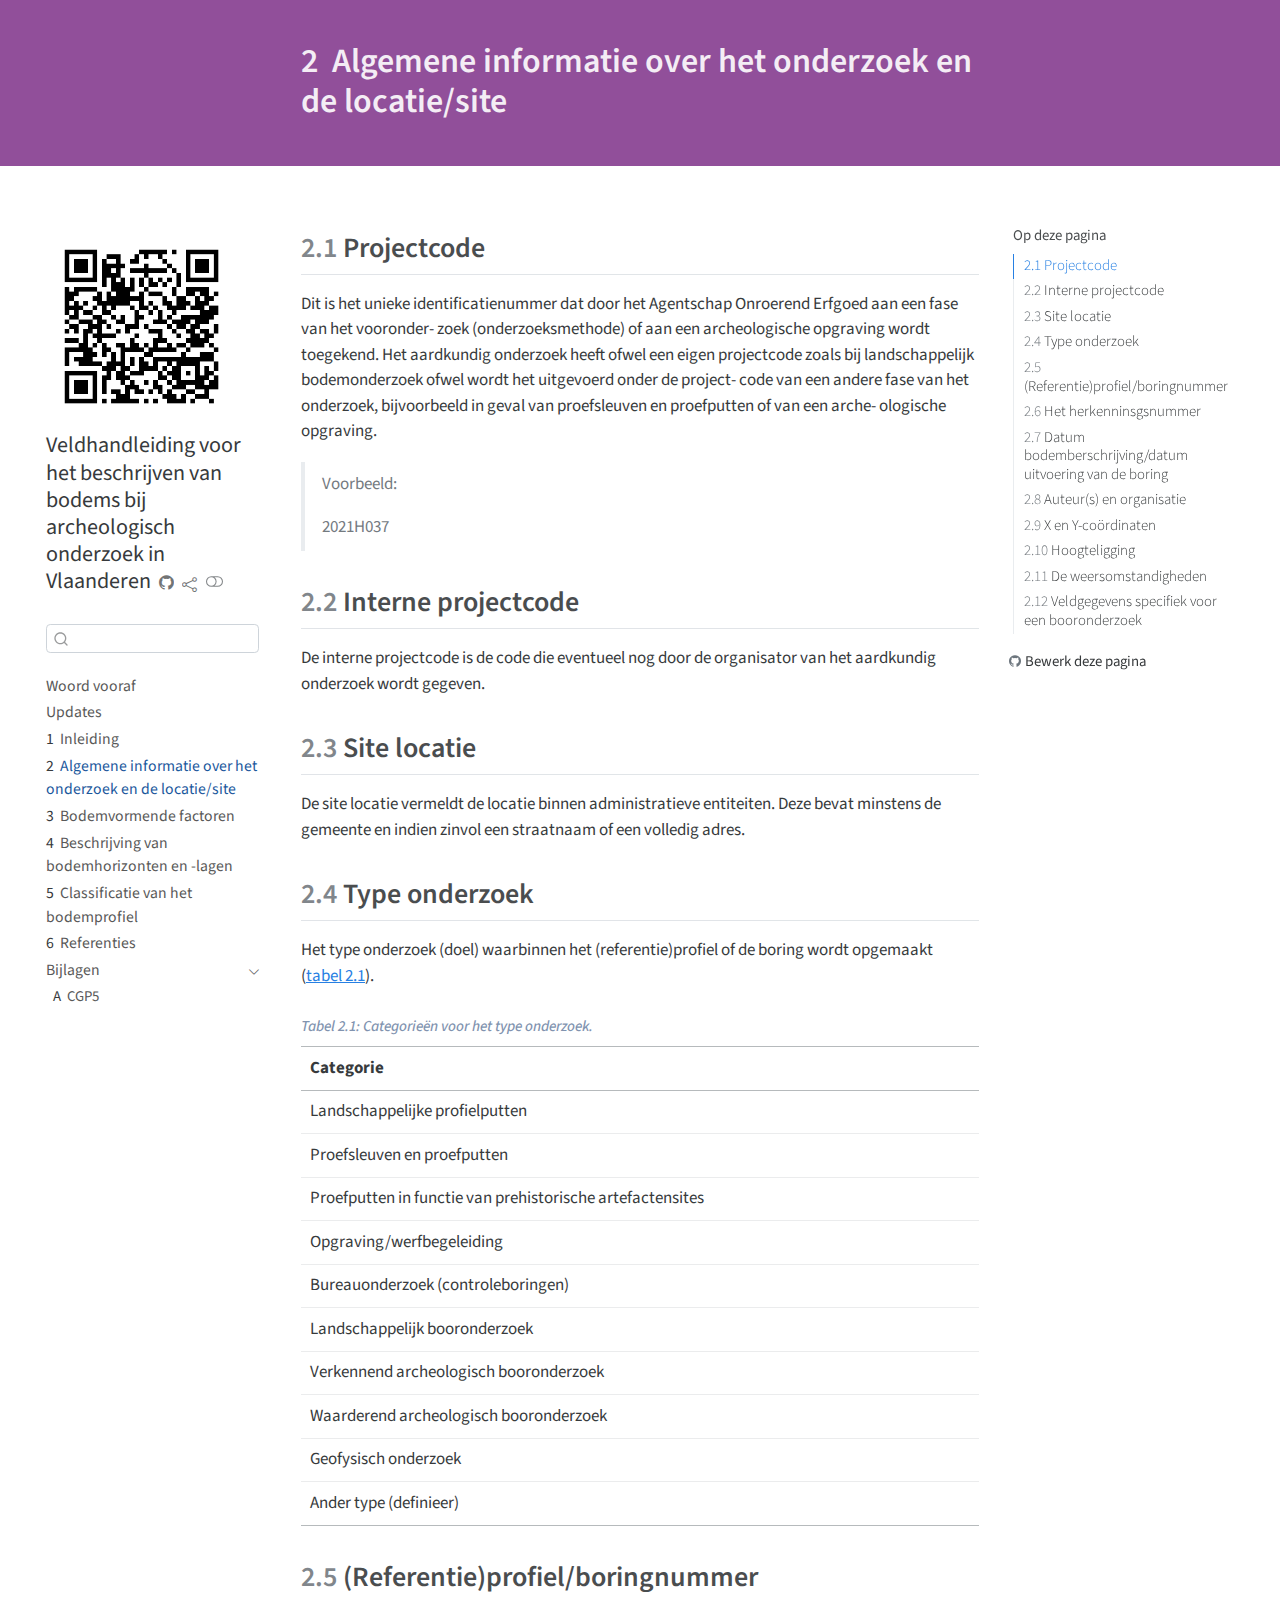
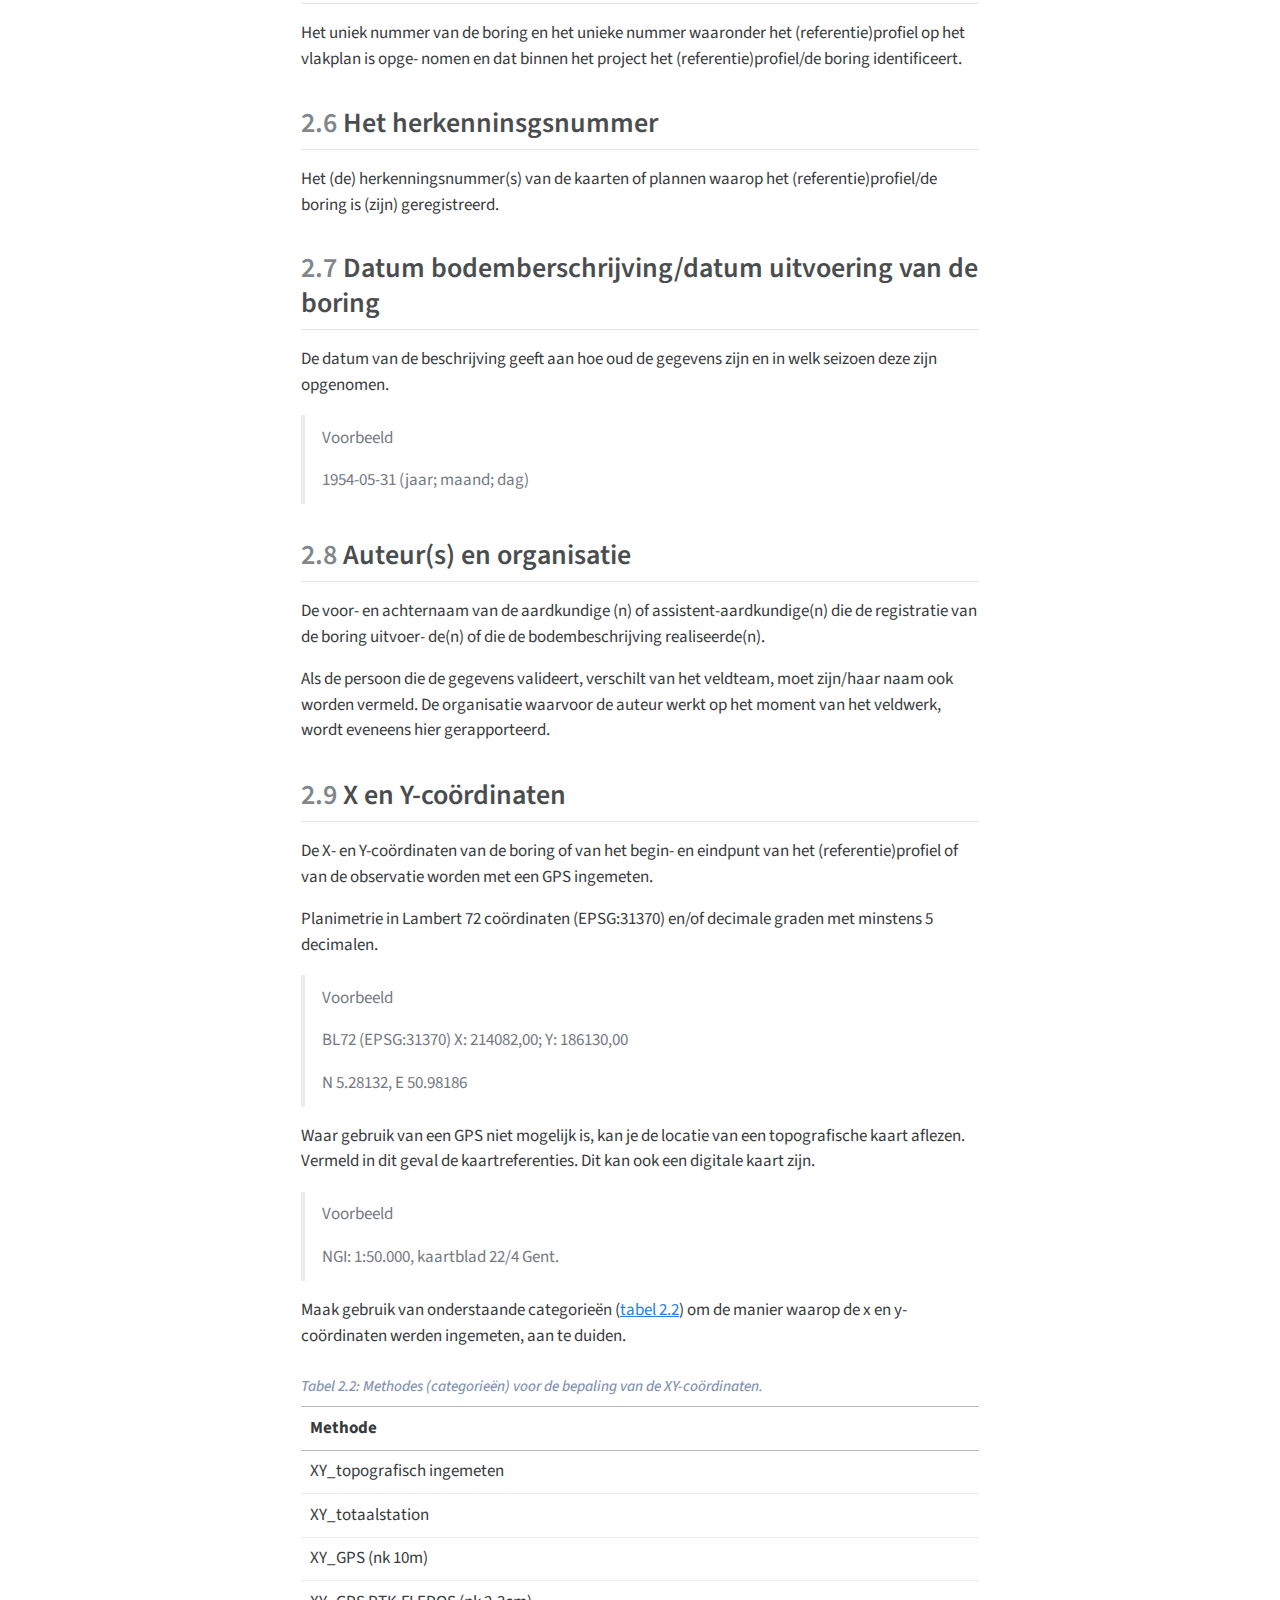
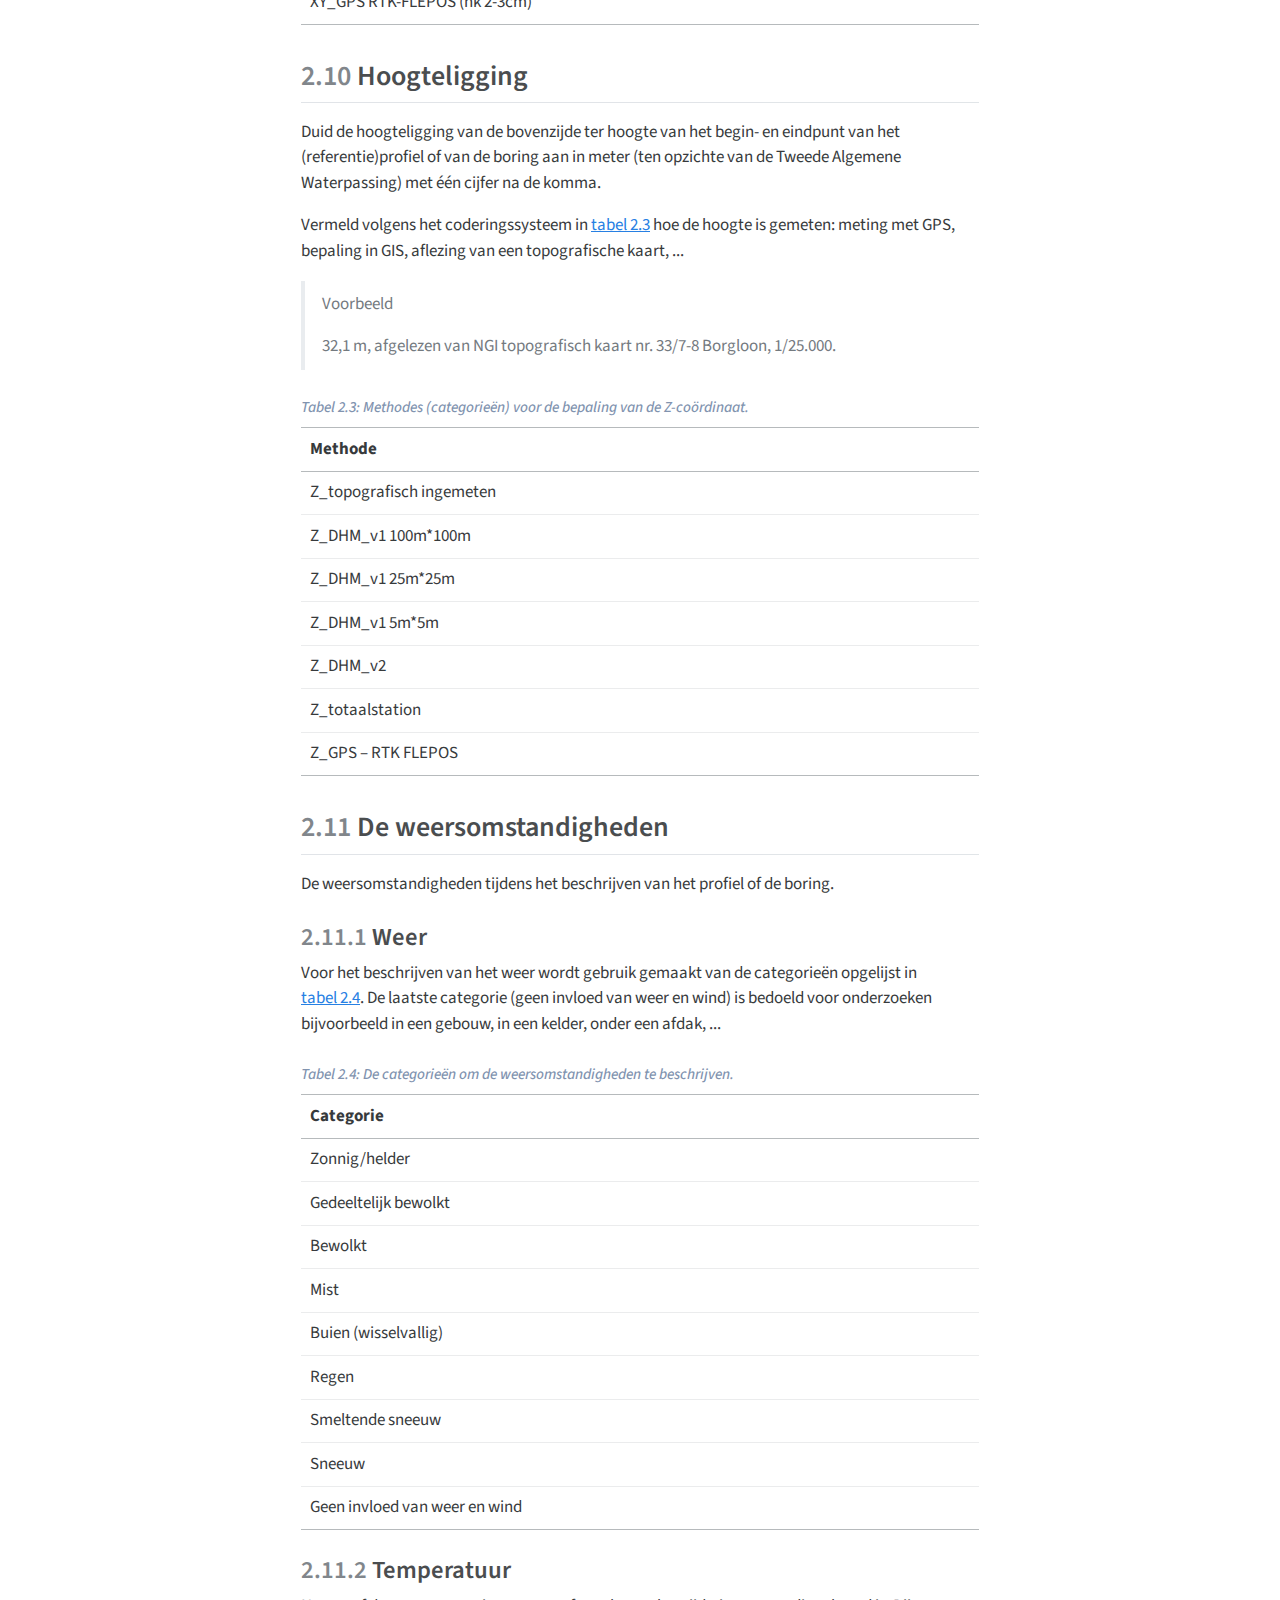
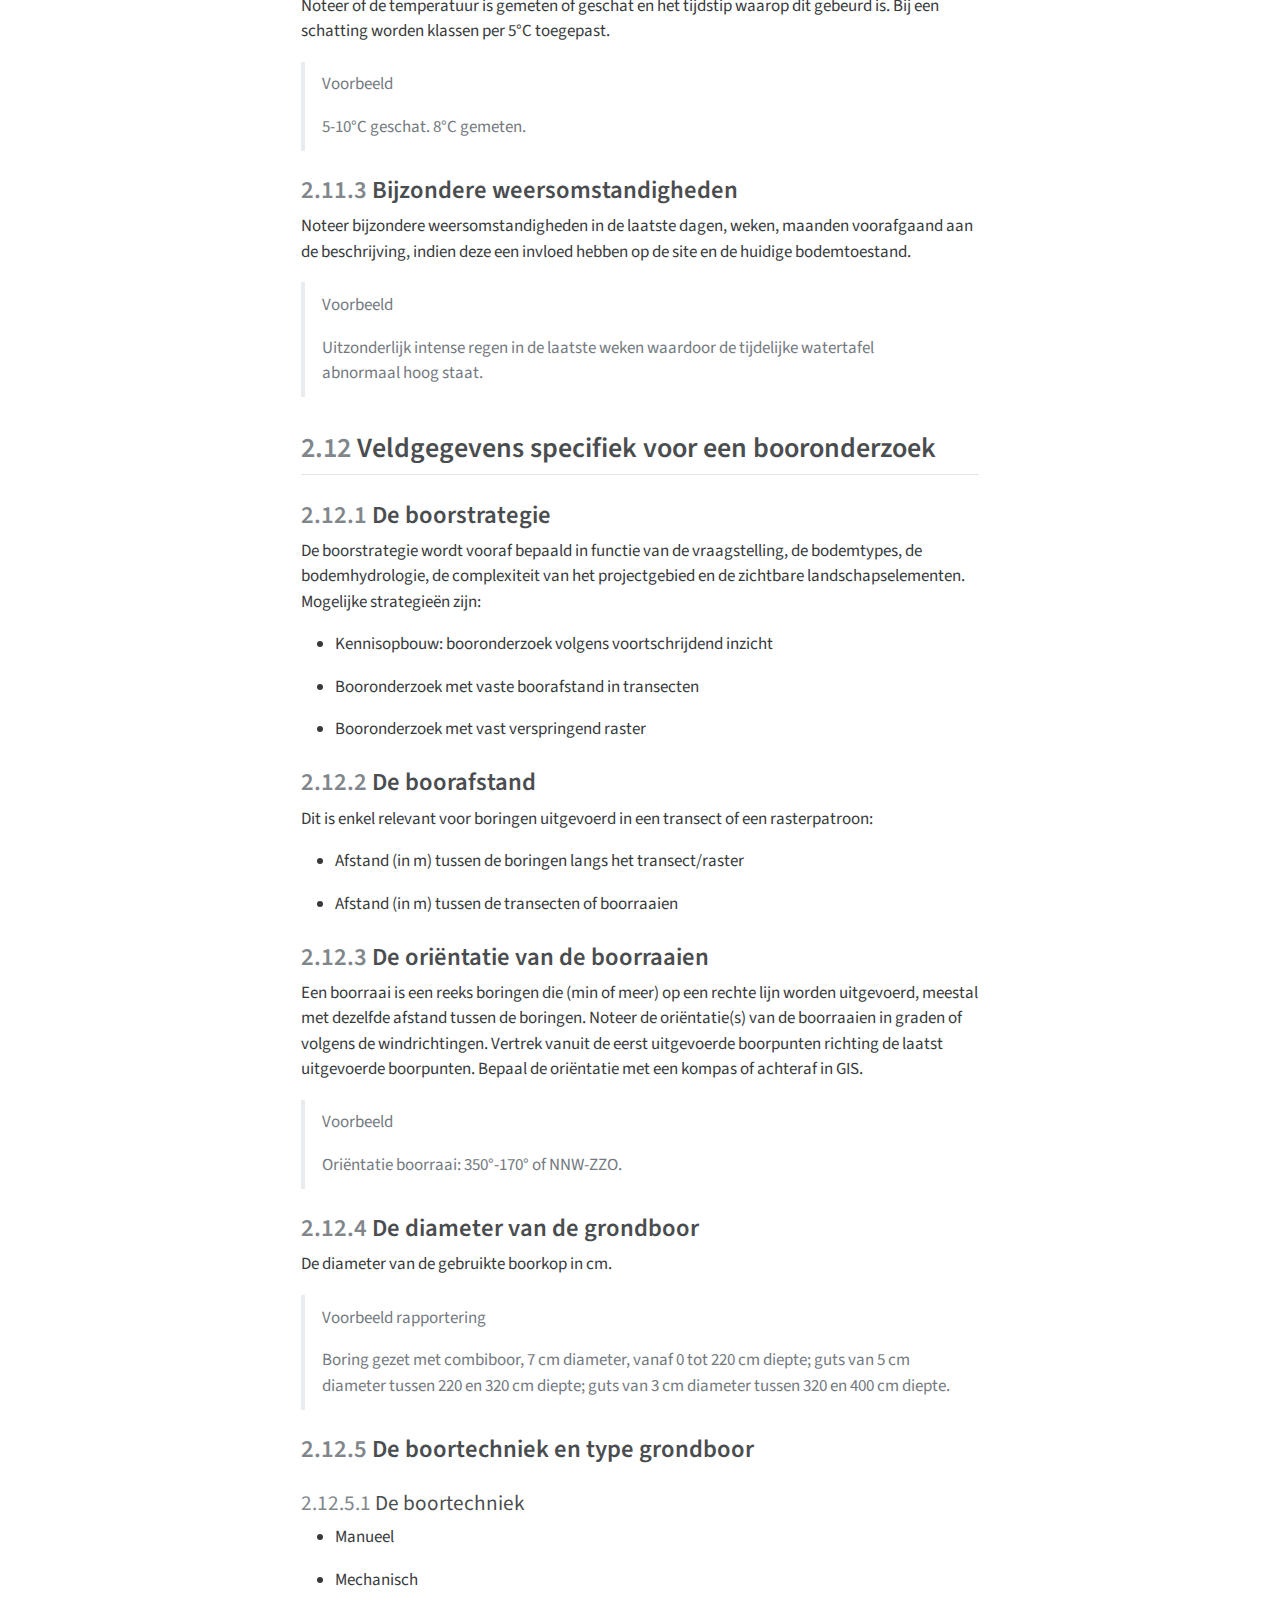
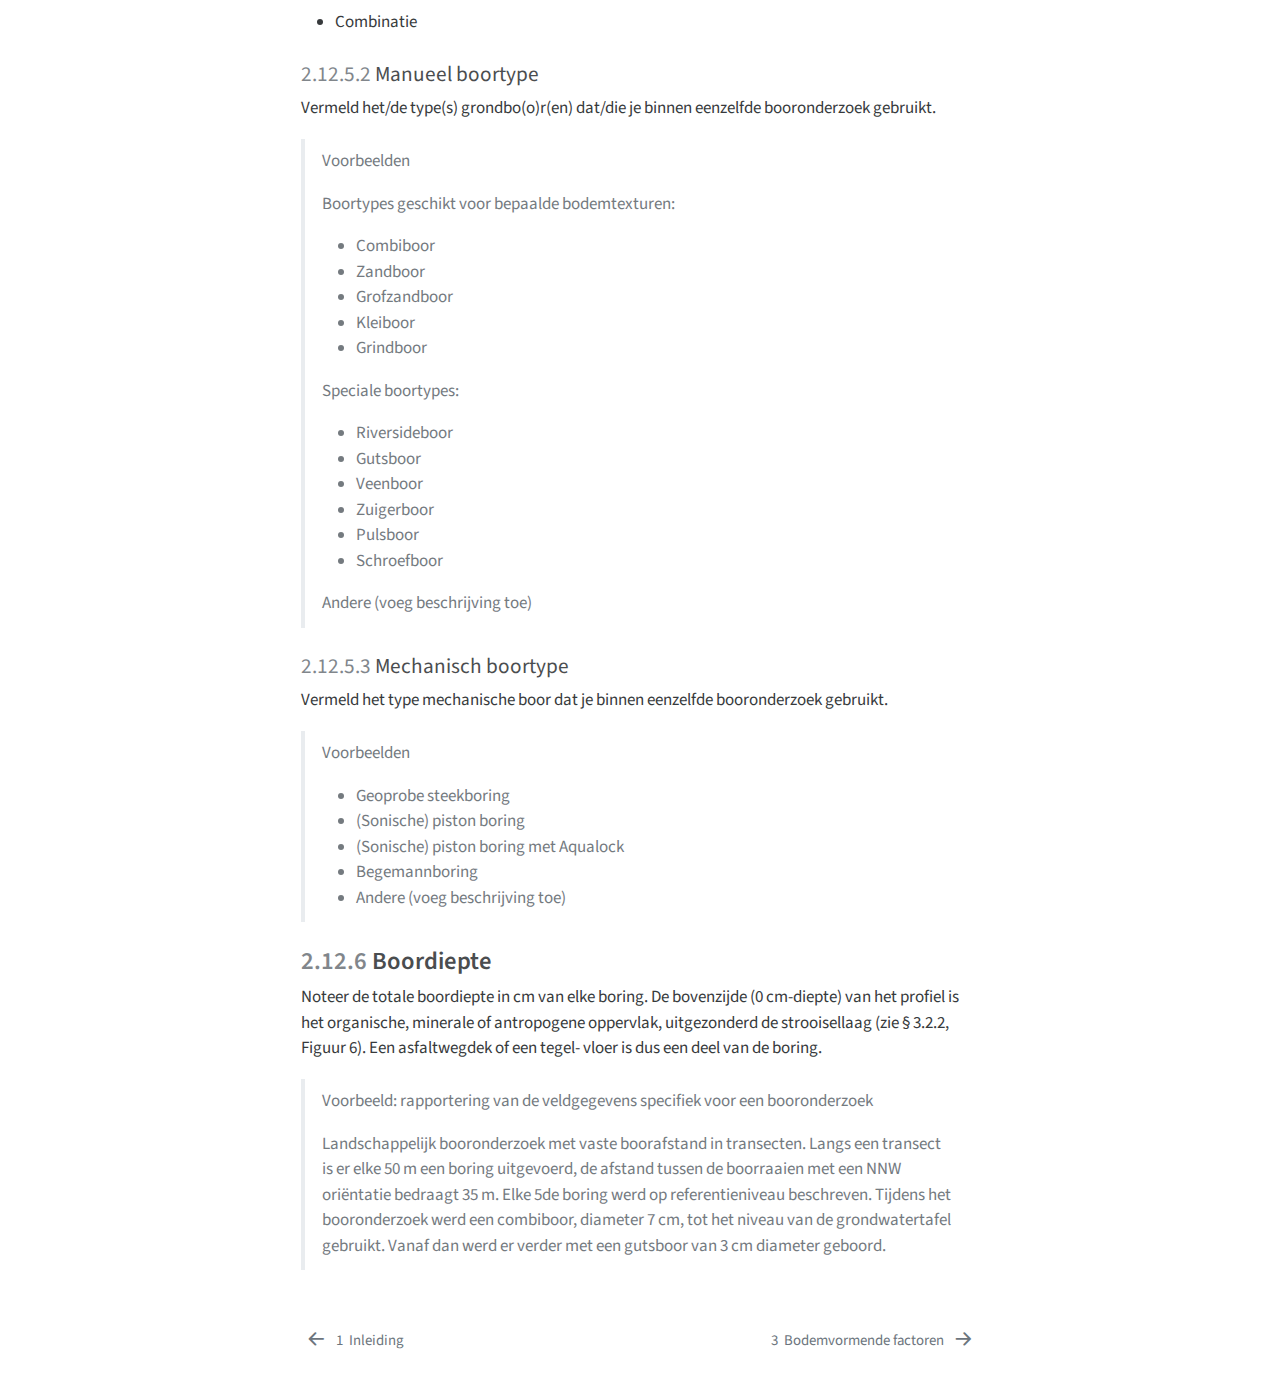
<file: docs/02_algemeneInfo.html>
<!DOCTYPE html>
<html xmlns="http://www.w3.org/1999/xhtml" lang="nl" xml:lang="nl"><head>

<meta charset="utf-8">
<meta name="generator" content="quarto-1.3.353">

<meta name="viewport" content="width=device-width, initial-scale=1.0, user-scalable=yes">


<title>Veldhandleiding voor het beschrijven van bodems bij archeologisch onderzoek in Vlaanderen - 2&nbsp; Algemene informatie over het onderzoek en de locatie/site</title>
<style>
code{white-space: pre-wrap;}
span.smallcaps{font-variant: small-caps;}
div.columns{display: flex; gap: min(4vw, 1.5em);}
div.column{flex: auto; overflow-x: auto;}
div.hanging-indent{margin-left: 1.5em; text-indent: -1.5em;}
ul.task-list{list-style: none;}
ul.task-list li input[type="checkbox"] {
  width: 0.8em;
  margin: 0 0.8em 0.2em -1em; /* quarto-specific, see https://github.com/quarto-dev/quarto-cli/issues/4556 */ 
  vertical-align: middle;
}
</style>


<script src="site_libs/quarto-nav/quarto-nav.js"></script>
<script src="site_libs/quarto-nav/headroom.min.js"></script>
<script src="site_libs/clipboard/clipboard.min.js"></script>
<script src="site_libs/quarto-search/autocomplete.umd.js"></script>
<script src="site_libs/quarto-search/fuse.min.js"></script>
<script src="site_libs/quarto-search/quarto-search.js"></script>
<meta name="quarto:offset" content="./">
<link href="./03_bodemvorming.html" rel="next">
<link href="./01_inleiding.html" rel="prev">
<script src="site_libs/quarto-html/quarto.js"></script>
<script src="site_libs/quarto-html/popper.min.js"></script>
<script src="site_libs/quarto-html/tippy.umd.min.js"></script>
<script src="site_libs/quarto-html/anchor.min.js"></script>
<link href="site_libs/quarto-html/tippy.css" rel="stylesheet">
<link href="site_libs/quarto-html/quarto-syntax-highlighting.css" rel="stylesheet" class="quarto-color-scheme" id="quarto-text-highlighting-styles">
<link href="site_libs/quarto-html/quarto-syntax-highlighting-dark.css" rel="prefetch" class="quarto-color-scheme quarto-color-alternate" id="quarto-text-highlighting-styles">
<script src="site_libs/bootstrap/bootstrap.min.js"></script>
<link href="site_libs/bootstrap/bootstrap-icons.css" rel="stylesheet">
<link href="site_libs/bootstrap/bootstrap.min.css" rel="stylesheet" class="quarto-color-scheme" id="quarto-bootstrap" data-mode="light">
<link href="site_libs/bootstrap/bootstrap-dark.min.css" rel="prefetch" class="quarto-color-scheme quarto-color-alternate" id="quarto-bootstrap" data-mode="dark">
<script id="quarto-search-options" type="application/json">{
  "location": "sidebar",
  "copy-button": false,
  "collapse-after": 3,
  "panel-placement": "start",
  "type": "textbox",
  "limit": 20,
  "language": {
    "search-no-results-text": "Geen resultaat",
    "search-matching-documents-text": "Gevonden documenten",
    "search-copy-link-title": "Kopieer link om te zoeken",
    "search-hide-matches-text": "Extra overeenkomsten verbergen",
    "search-more-match-text": "meer overeenkomst in dit document",
    "search-more-matches-text": "meer overeenkomsten in dit document",
    "search-clear-button-title": "Wissen",
    "search-detached-cancel-button-title": "Annuleren",
    "search-submit-button-title": "Verzenden"
  }
}</script>
<style>

      .quarto-title-block .quarto-title-banner h1,
      .quarto-title-block .quarto-title-banner h2,
      .quarto-title-block .quarto-title-banner h3,
      .quarto-title-block .quarto-title-banner h4,
      .quarto-title-block .quarto-title-banner h5,
      .quarto-title-block .quarto-title-banner h6
      {
        color: white;
      }

      .quarto-title-block .quarto-title-banner {
        color: white;
background: #914f9a;
      }
</style>


<meta name="twitter:title" content="Veldhandleiding voor het beschrijven van bodems bij archeologisch onderzoek in Vlaanderen - 2&nbsp; Algemene informatie over het onderzoek en de locatie/site">
<meta name="twitter:description" content="">
<meta name="twitter:image" content="/docs/figuren/cover.jpg">
<meta name="twitter:card" content="summary_large_image">
</head>

<body class="nav-sidebar floating">

<div id="quarto-search-results"></div>
  <header id="quarto-header" class="headroom fixed-top">
  <nav class="quarto-secondary-nav">
    <div class="container-fluid d-flex">
      <button type="button" class="quarto-btn-toggle btn" data-bs-toggle="collapse" data-bs-target="#quarto-sidebar,#quarto-sidebar-glass" aria-controls="quarto-sidebar" aria-expanded="false" aria-label="Schakel zijbalk in" onclick="if (window.quartoToggleHeadroom) { window.quartoToggleHeadroom(); }">
        <i class="bi bi-layout-text-sidebar-reverse"></i>
      </button>
      <nav class="quarto-page-breadcrumbs" aria-label="breadcrumb"><ol class="breadcrumb"><li class="breadcrumb-item"><a href="./02_algemeneInfo.html"><span class="chapter-number">2</span>&nbsp; <span class="chapter-title">Algemene informatie over het onderzoek en de locatie/site</span></a></li></ol></nav>
      <a class="flex-grow-1" role="button" data-bs-toggle="collapse" data-bs-target="#quarto-sidebar,#quarto-sidebar-glass" aria-controls="quarto-sidebar" aria-expanded="false" aria-label="Schakel zijbalk in" onclick="if (window.quartoToggleHeadroom) { window.quartoToggleHeadroom(); }">      
      </a>
      <button type="button" class="btn quarto-search-button" aria-label="Zoeken" onclick="window.quartoOpenSearch();">
        <i class="bi bi-search"></i>
      </button>
    </div>
  </nav>
</header>
<!-- content -->
<header id="title-block-header" class="quarto-title-block default page-columns page-full">
  <div class="quarto-title-banner page-columns page-full">
    <div class="quarto-title column-body">
      <h1 class="title"><span class="chapter-number">2</span>&nbsp; <span class="chapter-title">Algemene informatie over het onderzoek en de locatie/site</span></h1>
                      </div>
  </div>
    
  
  <div class="quarto-title-meta">

      
    
      
    </div>
    
  
  </header><div id="quarto-content" class="quarto-container page-columns page-rows-contents page-layout-article">
<!-- sidebar -->
  <nav id="quarto-sidebar" class="sidebar collapse collapse-horizontal sidebar-navigation floating overflow-auto">
    <div class="pt-lg-2 mt-2 text-left sidebar-header sidebar-header-stacked">
      <a href="./index.html" class="sidebar-logo-link">
      <img src="./figuren/qr_bodems.png" alt="" class="sidebar-logo py-0 d-lg-inline d-none">
      </a>
    <div class="sidebar-title mb-0 py-0">
      <a href="./">Veldhandleiding voor het beschrijven van bodems bij archeologisch onderzoek in Vlaanderen</a> 
        <div class="sidebar-tools-main tools-wide">
    <a href="https://github.com/hanecakr/handleidingBeschrijvingBodems/" title="Source Code" class="quarto-navigation-tool px-1" aria-label="Source Code"><i class="bi bi-github"></i></a>
    <div class="dropdown">
      <a href="" title="Share" id="quarto-navigation-tool-dropdown-0" class="quarto-navigation-tool dropdown-toggle px-1" data-bs-toggle="dropdown" aria-expanded="false" aria-label="Share"><i class="bi bi-share"></i></a>
      <ul class="dropdown-menu" aria-labelledby="quarto-navigation-tool-dropdown-0">
          <li>
            <a class="dropdown-item sidebar-tools-main-item" href="https://twitter.com/intent/tweet?url=|url|">
              <i class="bi bi-bi-twitter pe-1"></i>
            Twitter
            </a>
          </li>
          <li>
            <a class="dropdown-item sidebar-tools-main-item" href="https://www.facebook.com/sharer/sharer.php?u=|url|">
              <i class="bi bi-bi-facebook pe-1"></i>
            Facebook
            </a>
          </li>
          <li>
            <a class="dropdown-item sidebar-tools-main-item" href="https://www.linkedin.com/sharing/share-offsite/?url=|url|">
              <i class="bi bi-bi-linkedin pe-1"></i>
            LinkedIn
            </a>
          </li>
      </ul>
    </div>
  <a href="" class="quarto-color-scheme-toggle quarto-navigation-tool  px-1" onclick="window.quartoToggleColorScheme(); return false;" title="Schakel donkere modus in"><i class="bi"></i></a>
</div>
    </div>
      </div>
        <div class="mt-2 flex-shrink-0 align-items-center">
        <div class="sidebar-search">
        <div id="quarto-search" class="" title="Zoeken"></div>
        </div>
        </div>
    <div class="sidebar-menu-container"> 
    <ul class="list-unstyled mt-1">
        <li class="sidebar-item">
  <div class="sidebar-item-container"> 
  <a href="./index.html" class="sidebar-item-text sidebar-link">
 <span class="menu-text">Woord vooraf</span></a>
  </div>
</li>
        <li class="sidebar-item">
  <div class="sidebar-item-container"> 
  <a href="./updates.html" class="sidebar-item-text sidebar-link">
 <span class="menu-text">Updates</span></a>
  </div>
</li>
        <li class="sidebar-item">
  <div class="sidebar-item-container"> 
  <a href="./01_inleiding.html" class="sidebar-item-text sidebar-link">
 <span class="menu-text"><span class="chapter-number">1</span>&nbsp; <span class="chapter-title">Inleiding</span></span></a>
  </div>
</li>
        <li class="sidebar-item">
  <div class="sidebar-item-container"> 
  <a href="./02_algemeneInfo.html" class="sidebar-item-text sidebar-link active">
 <span class="menu-text"><span class="chapter-number">2</span>&nbsp; <span class="chapter-title">Algemene informatie over het onderzoek en de locatie/site</span></span></a>
  </div>
</li>
        <li class="sidebar-item">
  <div class="sidebar-item-container"> 
  <a href="./03_bodemvorming.html" class="sidebar-item-text sidebar-link">
 <span class="menu-text"><span class="chapter-number">3</span>&nbsp; <span class="chapter-title">Bodemvormende factoren</span></span></a>
  </div>
</li>
        <li class="sidebar-item">
  <div class="sidebar-item-container"> 
  <a href="./04_bodembeschrijving.html" class="sidebar-item-text sidebar-link">
 <span class="menu-text"><span class="chapter-number">4</span>&nbsp; <span class="chapter-title">Beschrijving van bodemhorizonten en -lagen</span></span></a>
  </div>
</li>
        <li class="sidebar-item">
  <div class="sidebar-item-container"> 
  <a href="./05_classificatie.html" class="sidebar-item-text sidebar-link">
 <span class="menu-text"><span class="chapter-number">5</span>&nbsp; <span class="chapter-title">Classificatie van het bodemprofiel</span></span></a>
  </div>
</li>
        <li class="sidebar-item">
  <div class="sidebar-item-container"> 
  <a href="./06_literatuur.html" class="sidebar-item-text sidebar-link">
 <span class="menu-text"><span class="chapter-number">6</span>&nbsp; <span class="chapter-title">Referenties</span></span></a>
  </div>
</li>
        <li class="sidebar-item sidebar-item-section">
      <div class="sidebar-item-container"> 
            <a class="sidebar-item-text sidebar-link text-start" data-bs-toggle="collapse" data-bs-target="#quarto-sidebar-section-1" aria-expanded="true">
 <span class="menu-text">Bijlagen</span></a>
          <a class="sidebar-item-toggle text-start" data-bs-toggle="collapse" data-bs-target="#quarto-sidebar-section-1" aria-expanded="true" aria-label="Schakel sectie">
            <i class="bi bi-chevron-right ms-2"></i>
          </a> 
      </div>
      <ul id="quarto-sidebar-section-1" class="collapse list-unstyled sidebar-section depth1 show">  
          <li class="sidebar-item">
  <div class="sidebar-item-container"> 
  <a href="./99_CGP5.html" class="sidebar-item-text sidebar-link">
 <span class="menu-text"><span class="chapter-number">A</span>&nbsp; <span class="chapter-title">CGP5</span></span></a>
  </div>
</li>
      </ul>
  </li>
    </ul>
    </div>
</nav>
<div id="quarto-sidebar-glass" data-bs-toggle="collapse" data-bs-target="#quarto-sidebar,#quarto-sidebar-glass"></div>
<!-- margin-sidebar -->
    <div id="quarto-margin-sidebar" class="sidebar margin-sidebar">
        <nav id="TOC" role="doc-toc" class="toc-active">
    <h2 id="toc-title">Op deze pagina</h2>
   
  <ul>
  <li><a href="#projectcode" id="toc-projectcode" class="nav-link active" data-scroll-target="#projectcode"><span class="header-section-number">2.1</span> Projectcode</a></li>
  <li><a href="#interne-projectcode" id="toc-interne-projectcode" class="nav-link" data-scroll-target="#interne-projectcode"><span class="header-section-number">2.2</span> Interne projectcode</a></li>
  <li><a href="#site-locatie" id="toc-site-locatie" class="nav-link" data-scroll-target="#site-locatie"><span class="header-section-number">2.3</span> Site locatie</a></li>
  <li><a href="#type-onderzoek" id="toc-type-onderzoek" class="nav-link" data-scroll-target="#type-onderzoek"><span class="header-section-number">2.4</span> Type onderzoek</a></li>
  <li><a href="#referentieprofielboringnummer" id="toc-referentieprofielboringnummer" class="nav-link" data-scroll-target="#referentieprofielboringnummer"><span class="header-section-number">2.5</span> (Referentie)profiel/boringnummer</a></li>
  <li><a href="#het-herkenninsgsnummer" id="toc-het-herkenninsgsnummer" class="nav-link" data-scroll-target="#het-herkenninsgsnummer"><span class="header-section-number">2.6</span> Het herkenninsgsnummer</a></li>
  <li><a href="#datum-bodemberschrijvingdatum-uitvoering-van-de-boring" id="toc-datum-bodemberschrijvingdatum-uitvoering-van-de-boring" class="nav-link" data-scroll-target="#datum-bodemberschrijvingdatum-uitvoering-van-de-boring"><span class="header-section-number">2.7</span> Datum bodemberschrijving/datum uitvoering van de boring</a></li>
  <li><a href="#auteurs-en-organisatie" id="toc-auteurs-en-organisatie" class="nav-link" data-scroll-target="#auteurs-en-organisatie"><span class="header-section-number">2.8</span> Auteur(s) en organisatie</a></li>
  <li><a href="#x-en-y-coördinaten" id="toc-x-en-y-coördinaten" class="nav-link" data-scroll-target="#x-en-y-coördinaten"><span class="header-section-number">2.9</span> X en Y-coördinaten</a></li>
  <li><a href="#hoogteligging" id="toc-hoogteligging" class="nav-link" data-scroll-target="#hoogteligging"><span class="header-section-number">2.10</span> Hoogteligging</a></li>
  <li><a href="#de-weersomstandigheden" id="toc-de-weersomstandigheden" class="nav-link" data-scroll-target="#de-weersomstandigheden"><span class="header-section-number">2.11</span> De weersomstandigheden</a>
  <ul>
  <li><a href="#weer" id="toc-weer" class="nav-link" data-scroll-target="#weer"><span class="header-section-number">2.11.1</span> Weer</a></li>
  <li><a href="#temperatuur" id="toc-temperatuur" class="nav-link" data-scroll-target="#temperatuur"><span class="header-section-number">2.11.2</span> Temperatuur</a></li>
  <li><a href="#bijzondere-weersomstandigheden" id="toc-bijzondere-weersomstandigheden" class="nav-link" data-scroll-target="#bijzondere-weersomstandigheden"><span class="header-section-number">2.11.3</span> Bijzondere weersomstandigheden</a></li>
  </ul></li>
  <li><a href="#veldgegevens-specifiek-voor-een-booronderzoek" id="toc-veldgegevens-specifiek-voor-een-booronderzoek" class="nav-link" data-scroll-target="#veldgegevens-specifiek-voor-een-booronderzoek"><span class="header-section-number">2.12</span> Veldgegevens specifiek voor een booronderzoek</a>
  <ul>
  <li><a href="#de-boorstrategie" id="toc-de-boorstrategie" class="nav-link" data-scroll-target="#de-boorstrategie"><span class="header-section-number">2.12.1</span> De boorstrategie</a></li>
  <li><a href="#de-boorafstand" id="toc-de-boorafstand" class="nav-link" data-scroll-target="#de-boorafstand"><span class="header-section-number">2.12.2</span> De boorafstand</a></li>
  <li><a href="#de-oriëntatie-van-de-boorraaien" id="toc-de-oriëntatie-van-de-boorraaien" class="nav-link" data-scroll-target="#de-oriëntatie-van-de-boorraaien"><span class="header-section-number">2.12.3</span> De oriëntatie van de boorraaien</a></li>
  <li><a href="#de-diameter-van-de-grondboor" id="toc-de-diameter-van-de-grondboor" class="nav-link" data-scroll-target="#de-diameter-van-de-grondboor"><span class="header-section-number">2.12.4</span> De diameter van de grondboor</a></li>
  <li><a href="#de-boortechniek-en-type-grondboor" id="toc-de-boortechniek-en-type-grondboor" class="nav-link" data-scroll-target="#de-boortechniek-en-type-grondboor"><span class="header-section-number">2.12.5</span> De boortechniek en type grondboor</a>
  <ul class="collapse">
  <li><a href="#de-boortechniek" id="toc-de-boortechniek" class="nav-link" data-scroll-target="#de-boortechniek"><span class="header-section-number">2.12.5.1</span> De boortechniek</a></li>
  <li><a href="#manueel-boortype" id="toc-manueel-boortype" class="nav-link" data-scroll-target="#manueel-boortype"><span class="header-section-number">2.12.5.2</span> Manueel boortype</a></li>
  <li><a href="#mechanisch-boortype" id="toc-mechanisch-boortype" class="nav-link" data-scroll-target="#mechanisch-boortype"><span class="header-section-number">2.12.5.3</span> Mechanisch boortype</a></li>
  </ul></li>
  <li><a href="#boordiepte" id="toc-boordiepte" class="nav-link" data-scroll-target="#boordiepte"><span class="header-section-number">2.12.6</span> Boordiepte</a></li>
  </ul></li>
  </ul>
<div class="toc-actions"><div><i class="bi bi-github"></i></div><div class="action-links"><p><a href="https://github.com/hanecakr/handleidingBeschrijvingBodems/edit/main/02_algemeneInfo.qmd" class="toc-action">Bewerk deze pagina</a></p></div></div></nav>
    </div>
<!-- main -->
<main class="content quarto-banner-title-block" id="quarto-document-content">




<section id="projectcode" class="level2" data-number="2.1">
<h2 data-number="2.1" class="anchored" data-anchor-id="projectcode"><span class="header-section-number">2.1</span> Projectcode</h2>
<p>Dit is het unieke identificatienummer dat door het Agentschap Onroerend Erfgoed aan een fase van het vooronder- zoek (onderzoeksmethode) of aan een archeologische opgraving wordt toegekend. Het aardkundig onderzoek heeft ofwel een eigen projectcode zoals bij landschappelijk bodemonderzoek ofwel wordt het uitgevoerd onder de project- code van een andere fase van het onderzoek, bijvoorbeeld in geval van proefsleuven en proefputten of van een arche- ologische opgraving.</p>
<blockquote class="blockquote">
<p>Voorbeeld:</p>
<p>2021H037</p>
</blockquote>
</section>
<section id="interne-projectcode" class="level2" data-number="2.2">
<h2 data-number="2.2" class="anchored" data-anchor-id="interne-projectcode"><span class="header-section-number">2.2</span> Interne projectcode</h2>
<p>De interne projectcode is de code die eventueel nog door de organisator van het aardkundig onderzoek wordt gegeven.</p>
</section>
<section id="site-locatie" class="level2" data-number="2.3">
<h2 data-number="2.3" class="anchored" data-anchor-id="site-locatie"><span class="header-section-number">2.3</span> Site locatie</h2>
<p>De site locatie vermeldt de locatie binnen administratieve entiteiten. Deze bevat minstens de gemeente en indien zinvol een straatnaam of een volledig adres.</p>
</section>
<section id="type-onderzoek" class="level2" data-number="2.4">
<h2 data-number="2.4" class="anchored" data-anchor-id="type-onderzoek"><span class="header-section-number">2.4</span> Type onderzoek</h2>
<p>Het type onderzoek (doel) waarbinnen het (referentie)profiel of de boring wordt opgemaakt (<a href="#tbl-01">tabel&nbsp;<span>2.1</span></a>).</p>
<div id="tbl-01" class="anchored">
<table class="table">
<caption>Tabel&nbsp;2.1: Categorieën voor het type onderzoek.</caption>
<thead>
<tr class="header">
<th>Categorie</th>
</tr>
</thead>
<tbody>
<tr class="odd">
<td>Landschappelijke profielputten</td>
</tr>
<tr class="even">
<td>Proefsleuven en proefputten</td>
</tr>
<tr class="odd">
<td>Proefputten in functie van prehistorische artefactensites</td>
</tr>
<tr class="even">
<td>Opgraving/werfbegeleiding</td>
</tr>
<tr class="odd">
<td>Bureauonderzoek (controleboringen)</td>
</tr>
<tr class="even">
<td>Landschappelijk booronderzoek</td>
</tr>
<tr class="odd">
<td>Verkennend archeologisch booronderzoek</td>
</tr>
<tr class="even">
<td>Waarderend archeologisch booronderzoek</td>
</tr>
<tr class="odd">
<td>Geofysisch onderzoek</td>
</tr>
<tr class="even">
<td>Ander type (definieer)</td>
</tr>
</tbody>
</table>
</div>
</section>
<section id="referentieprofielboringnummer" class="level2" data-number="2.5">
<h2 data-number="2.5" class="anchored" data-anchor-id="referentieprofielboringnummer"><span class="header-section-number">2.5</span> (Referentie)profiel/boringnummer</h2>
<p>Het uniek nummer van de boring en het unieke nummer waaronder het (referentie)profiel op het vlakplan is opge- nomen en dat binnen het project het (referentie)profiel/de boring identificeert.</p>
</section>
<section id="het-herkenninsgsnummer" class="level2" data-number="2.6">
<h2 data-number="2.6" class="anchored" data-anchor-id="het-herkenninsgsnummer"><span class="header-section-number">2.6</span> Het herkenninsgsnummer</h2>
<p>Het (de) herkenningsnummer(s) van de kaarten of plannen waarop het (referentie)profiel/de boring is (zijn) geregistreerd.</p>
</section>
<section id="datum-bodemberschrijvingdatum-uitvoering-van-de-boring" class="level2" data-number="2.7">
<h2 data-number="2.7" class="anchored" data-anchor-id="datum-bodemberschrijvingdatum-uitvoering-van-de-boring"><span class="header-section-number">2.7</span> Datum bodemberschrijving/datum uitvoering van de boring</h2>
<p>De datum van de beschrijving geeft aan hoe oud de gegevens zijn en in welk seizoen deze zijn opgenomen.</p>
<blockquote class="blockquote">
<p>Voorbeeld</p>
<p>1954-05-31 (jaar; maand; dag)</p>
</blockquote>
</section>
<section id="auteurs-en-organisatie" class="level2" data-number="2.8">
<h2 data-number="2.8" class="anchored" data-anchor-id="auteurs-en-organisatie"><span class="header-section-number">2.8</span> Auteur(s) en organisatie</h2>
<p>De voor- en achternaam van de aardkundige (n) of assistent-aardkundige(n) die de registratie van de boring uitvoer- de(n) of die de bodembeschrijving realiseerde(n).</p>
<p>Als de persoon die de gegevens valideert, verschilt van het veldteam, moet zijn/haar naam ook worden vermeld. De organisatie waarvoor de auteur werkt op het moment van het veldwerk, wordt eveneens hier gerapporteerd.</p>
</section>
<section id="x-en-y-coördinaten" class="level2" data-number="2.9">
<h2 data-number="2.9" class="anchored" data-anchor-id="x-en-y-coördinaten"><span class="header-section-number">2.9</span> X en Y-coördinaten</h2>
<p>De X- en Y-coördinaten van de boring of van het begin- en eindpunt van het (referentie)profiel of van de observatie worden met een GPS ingemeten.</p>
<p>Planimetrie in Lambert 72 coördinaten (EPSG:31370) en/of decimale graden met minstens 5 decimalen.</p>
<blockquote class="blockquote">
<p>Voorbeeld</p>
<p>BL72 (EPSG:31370) X: 214082,00; Y: 186130,00</p>
<p>N 5.28132, E 50.98186</p>
</blockquote>
<p>Waar gebruik van een GPS niet mogelijk is, kan je de locatie van een topografische kaart aflezen. Vermeld in dit geval de kaartreferenties. Dit kan ook een digitale kaart zijn.</p>
<blockquote class="blockquote">
<p>Voorbeeld</p>
<p>NGI: 1:50.000, kaartblad 22/4 Gent.</p>
</blockquote>
<p>Maak gebruik van onderstaande categorieën (<a href="#tbl-02">tabel&nbsp;<span>2.2</span></a>) om de manier waarop de x en y-coördinaten werden ingemeten, aan te duiden.</p>
<div id="tbl-02" class="anchored">
<table class="table">
<caption>Tabel&nbsp;2.2: Methodes (categorieën) voor de bepaling van de XY-coördinaten.</caption>
<thead>
<tr class="header">
<th>Methode</th>
</tr>
</thead>
<tbody>
<tr class="odd">
<td>XY_topografisch ingemeten</td>
</tr>
<tr class="even">
<td>XY_totaalstation</td>
</tr>
<tr class="odd">
<td>XY_GPS (nk 10m)</td>
</tr>
<tr class="even">
<td>XY_GPS RTK-FLEPOS (nk 2-3cm)</td>
</tr>
</tbody>
</table>
</div>
</section>
<section id="hoogteligging" class="level2" data-number="2.10">
<h2 data-number="2.10" class="anchored" data-anchor-id="hoogteligging"><span class="header-section-number">2.10</span> Hoogteligging</h2>
<p>Duid de hoogteligging van de bovenzijde ter hoogte van het begin- en eindpunt van het (referentie)profiel of van de boring aan in meter (ten opzichte van de Tweede Algemene Waterpassing) met één cijfer na de komma.</p>
<p>Vermeld volgens het coderingssysteem in <a href="#tbl-03">tabel&nbsp;<span>2.3</span></a> hoe de hoogte is gemeten: meting met GPS, bepaling in GIS, aflezing van een topografische kaart, ...</p>
<blockquote class="blockquote">
<p>Voorbeeld</p>
<p>32,1 m, afgelezen van NGI topografisch kaart nr. 33/7-8 Borgloon, 1/25.000.</p>
</blockquote>
<div id="tbl-03" class="anchored">
<table class="table">
<caption>Tabel&nbsp;2.3: Methodes (categorieën) voor de bepaling van de Z-coördinaat.</caption>
<thead>
<tr class="header">
<th>Methode</th>
</tr>
</thead>
<tbody>
<tr class="odd">
<td>Z_topografisch ingemeten</td>
</tr>
<tr class="even">
<td>Z_DHM_v1 100m*100m</td>
</tr>
<tr class="odd">
<td>Z_DHM_v1 25m*25m</td>
</tr>
<tr class="even">
<td>Z_DHM_v1 5m*5m</td>
</tr>
<tr class="odd">
<td>Z_DHM_v2</td>
</tr>
<tr class="even">
<td>Z_totaalstation</td>
</tr>
<tr class="odd">
<td>Z_GPS – RTK FLEPOS</td>
</tr>
</tbody>
</table>
</div>
</section>
<section id="de-weersomstandigheden" class="level2" data-number="2.11">
<h2 data-number="2.11" class="anchored" data-anchor-id="de-weersomstandigheden"><span class="header-section-number">2.11</span> De weersomstandigheden</h2>
<p>De weersomstandigheden tijdens het beschrijven van het profiel of de boring.</p>
<section id="weer" class="level3" data-number="2.11.1">
<h3 data-number="2.11.1" class="anchored" data-anchor-id="weer"><span class="header-section-number">2.11.1</span> Weer</h3>
<p>Voor het beschrijven van het weer wordt gebruik gemaakt van de categorieën opgelijst in <a href="#tbl-04">tabel&nbsp;<span>2.4</span></a>. De laatste categorie (geen invloed van weer en wind) is bedoeld voor onderzoeken bijvoorbeeld in een gebouw, in een kelder, onder een afdak, ...</p>
<div id="tbl-04" class="anchored">
<table class="table">
<caption>Tabel&nbsp;2.4: De categorieën om de weersomstandigheden te beschrijven.</caption>
<thead>
<tr class="header">
<th>Categorie</th>
</tr>
</thead>
<tbody>
<tr class="odd">
<td>Zonnig/helder</td>
</tr>
<tr class="even">
<td>Gedeeltelijk bewolkt</td>
</tr>
<tr class="odd">
<td>Bewolkt</td>
</tr>
<tr class="even">
<td>Mist</td>
</tr>
<tr class="odd">
<td>Buien (wisselvallig)</td>
</tr>
<tr class="even">
<td>Regen</td>
</tr>
<tr class="odd">
<td>Smeltende sneeuw</td>
</tr>
<tr class="even">
<td>Sneeuw</td>
</tr>
<tr class="odd">
<td>Geen invloed van weer en wind</td>
</tr>
</tbody>
</table>
</div>
</section>
<section id="temperatuur" class="level3" data-number="2.11.2">
<h3 data-number="2.11.2" class="anchored" data-anchor-id="temperatuur"><span class="header-section-number">2.11.2</span> Temperatuur</h3>
<p>Noteer of de temperatuur is gemeten of geschat en het tijdstip waarop dit gebeurd is. Bij een schatting worden klassen per 5°C toegepast.</p>
<blockquote class="blockquote">
<p>Voorbeeld</p>
<p>5-10°C geschat. 8°C gemeten.</p>
</blockquote>
</section>
<section id="bijzondere-weersomstandigheden" class="level3" data-number="2.11.3">
<h3 data-number="2.11.3" class="anchored" data-anchor-id="bijzondere-weersomstandigheden"><span class="header-section-number">2.11.3</span> Bijzondere weersomstandigheden</h3>
<p>Noteer bijzondere weersomstandigheden in de laatste dagen, weken, maanden voorafgaand aan de beschrijving, indien deze een invloed hebben op de site en de huidige bodemtoestand.</p>
<blockquote class="blockquote">
<p>Voorbeeld</p>
<p>Uitzonderlijk intense regen in de laatste weken waardoor de tijdelijke watertafel abnormaal hoog staat.</p>
</blockquote>
</section>
</section>
<section id="veldgegevens-specifiek-voor-een-booronderzoek" class="level2" data-number="2.12">
<h2 data-number="2.12" class="anchored" data-anchor-id="veldgegevens-specifiek-voor-een-booronderzoek"><span class="header-section-number">2.12</span> Veldgegevens specifiek voor een booronderzoek</h2>
<section id="de-boorstrategie" class="level3" data-number="2.12.1">
<h3 data-number="2.12.1" class="anchored" data-anchor-id="de-boorstrategie"><span class="header-section-number">2.12.1</span> De boorstrategie</h3>
<p>De boorstrategie wordt vooraf bepaald in functie van de vraagstelling, de bodemtypes, de bodemhydrologie, de complexiteit van het projectgebied en de zichtbare landschapselementen. Mogelijke strategieën zijn:</p>
<ul>
<li><p>Kennisopbouw: booronderzoek volgens voortschrijdend inzicht</p></li>
<li><p>Booronderzoek met vaste boorafstand in transecten</p></li>
<li><p>Booronderzoek met vast verspringend raster</p></li>
</ul>
</section>
<section id="de-boorafstand" class="level3" data-number="2.12.2">
<h3 data-number="2.12.2" class="anchored" data-anchor-id="de-boorafstand"><span class="header-section-number">2.12.2</span> De boorafstand</h3>
<p>Dit is enkel relevant voor boringen uitgevoerd in een transect of een rasterpatroon:</p>
<ul>
<li><p>Afstand (in m) tussen de boringen langs het transect/raster</p></li>
<li><p>Afstand (in m) tussen de transecten of boorraaien</p></li>
</ul>
</section>
<section id="de-oriëntatie-van-de-boorraaien" class="level3" data-number="2.12.3">
<h3 data-number="2.12.3" class="anchored" data-anchor-id="de-oriëntatie-van-de-boorraaien"><span class="header-section-number">2.12.3</span> De oriëntatie van de boorraaien</h3>
<p>Een boorraai is een reeks boringen die (min of meer) op een rechte lijn worden uitgevoerd, meestal met dezelfde afstand tussen de boringen. Noteer de oriëntatie(s) van de boorraaien in graden of volgens de windrichtingen. Vertrek vanuit de eerst uitgevoerde boorpunten richting de laatst uitgevoerde boorpunten. Bepaal de oriëntatie met een kompas of achteraf in GIS.</p>
<blockquote class="blockquote">
<p>Voorbeeld</p>
<p>Oriëntatie boorraai: 350°-170° of NNW-ZZO.</p>
</blockquote>
</section>
<section id="de-diameter-van-de-grondboor" class="level3" data-number="2.12.4">
<h3 data-number="2.12.4" class="anchored" data-anchor-id="de-diameter-van-de-grondboor"><span class="header-section-number">2.12.4</span> De diameter van de grondboor</h3>
<p>De diameter van de gebruikte boorkop in cm.</p>
<blockquote class="blockquote">
<p>Voorbeeld rapportering</p>
<p>Boring gezet met combiboor, 7 cm diameter, vanaf 0 tot 220 cm diepte; guts van 5 cm diameter tussen 220 en 320 cm diepte; guts van 3 cm diameter tussen 320 en 400 cm diepte.</p>
</blockquote>
</section>
<section id="de-boortechniek-en-type-grondboor" class="level3" data-number="2.12.5">
<h3 data-number="2.12.5" class="anchored" data-anchor-id="de-boortechniek-en-type-grondboor"><span class="header-section-number">2.12.5</span> De boortechniek en type grondboor</h3>
<section id="de-boortechniek" class="level4" data-number="2.12.5.1">
<h4 data-number="2.12.5.1" class="anchored" data-anchor-id="de-boortechniek"><span class="header-section-number">2.12.5.1</span> De boortechniek</h4>
<ul>
<li><p>Manueel</p></li>
<li><p>Mechanisch</p></li>
<li><p>Combinatie</p></li>
</ul>
</section>
<section id="manueel-boortype" class="level4" data-number="2.12.5.2">
<h4 data-number="2.12.5.2" class="anchored" data-anchor-id="manueel-boortype"><span class="header-section-number">2.12.5.2</span> Manueel boortype</h4>
<p>Vermeld het/de type(s) grondbo(o)r(en) dat/die je binnen eenzelfde booronderzoek gebruikt.</p>
<blockquote class="blockquote">
<p>Voorbeelden</p>
<p>Boortypes geschikt voor bepaalde bodemtexturen:</p>
<ul>
<li><p>Combiboor</p></li>
<li><p>Zandboor</p></li>
<li><p>Grofzandboor</p></li>
<li><p>Kleiboor</p></li>
<li><p>Grindboor</p></li>
</ul>
<p>Speciale boortypes:</p>
<ul>
<li><p>Riversideboor</p></li>
<li><p>Gutsboor</p></li>
<li><p>Veenboor</p></li>
<li><p>Zuigerboor</p></li>
<li><p>Pulsboor</p></li>
<li><p>Schroefboor</p></li>
</ul>
<p>Andere (voeg beschrijving toe)</p>
</blockquote>
</section>
<section id="mechanisch-boortype" class="level4" data-number="2.12.5.3">
<h4 data-number="2.12.5.3" class="anchored" data-anchor-id="mechanisch-boortype"><span class="header-section-number">2.12.5.3</span> Mechanisch boortype</h4>
<p>Vermeld het type mechanische boor dat je binnen eenzelfde booronderzoek gebruikt.</p>
<blockquote class="blockquote">
<p>Voorbeelden</p>
<ul>
<li><p>Geoprobe steekboring</p></li>
<li><p>(Sonische) piston boring</p></li>
<li><p>(Sonische) piston boring met Aqualock</p></li>
<li><p>Begemannboring</p></li>
<li><p>Andere (voeg beschrijving toe)</p></li>
</ul>
</blockquote>
</section>
</section>
<section id="boordiepte" class="level3" data-number="2.12.6">
<h3 data-number="2.12.6" class="anchored" data-anchor-id="boordiepte"><span class="header-section-number">2.12.6</span> Boordiepte</h3>
<p>Noteer de totale boordiepte in cm van elke boring. De bovenzijde (0 cm-diepte) van het profiel is het organische, minerale of antropogene oppervlak, uitgezonderd de strooisellaag (zie § 3.2.2, Figuur 6). Een asfaltwegdek of een tegel- vloer is dus een deel van de boring.</p>
<blockquote class="blockquote">
<p>Voorbeeld: rapportering van de veldgegevens specifiek voor een booronderzoek</p>
<p>Landschappelijk booronderzoek met vaste boorafstand in transecten. Langs een transect is er elke 50 m een boring uitgevoerd, de afstand tussen de boorraaien met een NNW oriëntatie bedraagt 35 m. Elke 5de boring werd op referentieniveau beschreven. Tijdens het booronderzoek werd een combiboor, diameter 7 cm, tot het niveau van de grondwatertafel gebruikt. Vanaf dan werd er verder met een gutsboor van 3 cm diameter geboord.</p>
</blockquote>


</section>
</section>

</main> <!-- /main -->
<script id="quarto-html-after-body" type="application/javascript">
window.document.addEventListener("DOMContentLoaded", function (event) {
  const toggleBodyColorMode = (bsSheetEl) => {
    const mode = bsSheetEl.getAttribute("data-mode");
    const bodyEl = window.document.querySelector("body");
    if (mode === "dark") {
      bodyEl.classList.add("quarto-dark");
      bodyEl.classList.remove("quarto-light");
    } else {
      bodyEl.classList.add("quarto-light");
      bodyEl.classList.remove("quarto-dark");
    }
  }
  const toggleBodyColorPrimary = () => {
    const bsSheetEl = window.document.querySelector("link#quarto-bootstrap");
    if (bsSheetEl) {
      toggleBodyColorMode(bsSheetEl);
    }
  }
  toggleBodyColorPrimary();  
  const disableStylesheet = (stylesheets) => {
    for (let i=0; i < stylesheets.length; i++) {
      const stylesheet = stylesheets[i];
      stylesheet.rel = 'prefetch';
    }
  }
  const enableStylesheet = (stylesheets) => {
    for (let i=0; i < stylesheets.length; i++) {
      const stylesheet = stylesheets[i];
      stylesheet.rel = 'stylesheet';
    }
  }
  const manageTransitions = (selector, allowTransitions) => {
    const els = window.document.querySelectorAll(selector);
    for (let i=0; i < els.length; i++) {
      const el = els[i];
      if (allowTransitions) {
        el.classList.remove('notransition');
      } else {
        el.classList.add('notransition');
      }
    }
  }
  const toggleColorMode = (alternate) => {
    // Switch the stylesheets
    const alternateStylesheets = window.document.querySelectorAll('link.quarto-color-scheme.quarto-color-alternate');
    manageTransitions('#quarto-margin-sidebar .nav-link', false);
    if (alternate) {
      enableStylesheet(alternateStylesheets);
      for (const sheetNode of alternateStylesheets) {
        if (sheetNode.id === "quarto-bootstrap") {
          toggleBodyColorMode(sheetNode);
        }
      }
    } else {
      disableStylesheet(alternateStylesheets);
      toggleBodyColorPrimary();
    }
    manageTransitions('#quarto-margin-sidebar .nav-link', true);
    // Switch the toggles
    const toggles = window.document.querySelectorAll('.quarto-color-scheme-toggle');
    for (let i=0; i < toggles.length; i++) {
      const toggle = toggles[i];
      if (toggle) {
        if (alternate) {
          toggle.classList.add("alternate");     
        } else {
          toggle.classList.remove("alternate");
        }
      }
    }
    // Hack to workaround the fact that safari doesn't
    // properly recolor the scrollbar when toggling (#1455)
    if (navigator.userAgent.indexOf('Safari') > 0 && navigator.userAgent.indexOf('Chrome') == -1) {
      manageTransitions("body", false);
      window.scrollTo(0, 1);
      setTimeout(() => {
        window.scrollTo(0, 0);
        manageTransitions("body", true);
      }, 40);  
    }
  }
  const isFileUrl = () => { 
    return window.location.protocol === 'file:';
  }
  const hasAlternateSentinel = () => {  
    let styleSentinel = getColorSchemeSentinel();
    if (styleSentinel !== null) {
      return styleSentinel === "alternate";
    } else {
      return false;
    }
  }
  const setStyleSentinel = (alternate) => {
    const value = alternate ? "alternate" : "default";
    if (!isFileUrl()) {
      window.localStorage.setItem("quarto-color-scheme", value);
    } else {
      localAlternateSentinel = value;
    }
  }
  const getColorSchemeSentinel = () => {
    if (!isFileUrl()) {
      const storageValue = window.localStorage.getItem("quarto-color-scheme");
      return storageValue != null ? storageValue : localAlternateSentinel;
    } else {
      return localAlternateSentinel;
    }
  }
  let localAlternateSentinel = 'default';
  // Dark / light mode switch
  window.quartoToggleColorScheme = () => {
    // Read the current dark / light value 
    let toAlternate = !hasAlternateSentinel();
    toggleColorMode(toAlternate);
    setStyleSentinel(toAlternate);
  };
  // Ensure there is a toggle, if there isn't float one in the top right
  if (window.document.querySelector('.quarto-color-scheme-toggle') === null) {
    const a = window.document.createElement('a');
    a.classList.add('top-right');
    a.classList.add('quarto-color-scheme-toggle');
    a.href = "";
    a.onclick = function() { try { window.quartoToggleColorScheme(); } catch {} return false; };
    const i = window.document.createElement("i");
    i.classList.add('bi');
    a.appendChild(i);
    window.document.body.appendChild(a);
  }
  // Switch to dark mode if need be
  if (hasAlternateSentinel()) {
    toggleColorMode(true);
  } else {
    toggleColorMode(false);
  }
  const icon = "";
  const anchorJS = new window.AnchorJS();
  anchorJS.options = {
    placement: 'right',
    icon: icon
  };
  anchorJS.add('.anchored');
  const isCodeAnnotation = (el) => {
    for (const clz of el.classList) {
      if (clz.startsWith('code-annotation-')) {                     
        return true;
      }
    }
    return false;
  }
  const clipboard = new window.ClipboardJS('.code-copy-button', {
    text: function(trigger) {
      const codeEl = trigger.previousElementSibling.cloneNode(true);
      for (const childEl of codeEl.children) {
        if (isCodeAnnotation(childEl)) {
          childEl.remove();
        }
      }
      return codeEl.innerText;
    }
  });
  clipboard.on('success', function(e) {
    // button target
    const button = e.trigger;
    // don't keep focus
    button.blur();
    // flash "checked"
    button.classList.add('code-copy-button-checked');
    var currentTitle = button.getAttribute("title");
    button.setAttribute("title", "Gekopieerd!");
    let tooltip;
    if (window.bootstrap) {
      button.setAttribute("data-bs-toggle", "tooltip");
      button.setAttribute("data-bs-placement", "left");
      button.setAttribute("data-bs-title", "Gekopieerd!");
      tooltip = new bootstrap.Tooltip(button, 
        { trigger: "manual", 
          customClass: "code-copy-button-tooltip",
          offset: [0, -8]});
      tooltip.show();    
    }
    setTimeout(function() {
      if (tooltip) {
        tooltip.hide();
        button.removeAttribute("data-bs-title");
        button.removeAttribute("data-bs-toggle");
        button.removeAttribute("data-bs-placement");
      }
      button.setAttribute("title", currentTitle);
      button.classList.remove('code-copy-button-checked');
    }, 1000);
    // clear code selection
    e.clearSelection();
  });
  function tippyHover(el, contentFn) {
    const config = {
      allowHTML: true,
      content: contentFn,
      maxWidth: 500,
      delay: 100,
      arrow: false,
      appendTo: function(el) {
          return el.parentElement;
      },
      interactive: true,
      interactiveBorder: 10,
      theme: 'quarto',
      placement: 'bottom-start'
    };
    window.tippy(el, config); 
  }
  const noterefs = window.document.querySelectorAll('a[role="doc-noteref"]');
  for (var i=0; i<noterefs.length; i++) {
    const ref = noterefs[i];
    tippyHover(ref, function() {
      // use id or data attribute instead here
      let href = ref.getAttribute('data-footnote-href') || ref.getAttribute('href');
      try { href = new URL(href).hash; } catch {}
      const id = href.replace(/^#\/?/, "");
      const note = window.document.getElementById(id);
      return note.innerHTML;
    });
  }
      let selectedAnnoteEl;
      const selectorForAnnotation = ( cell, annotation) => {
        let cellAttr = 'data-code-cell="' + cell + '"';
        let lineAttr = 'data-code-annotation="' +  annotation + '"';
        const selector = 'span[' + cellAttr + '][' + lineAttr + ']';
        return selector;
      }
      const selectCodeLines = (annoteEl) => {
        const doc = window.document;
        const targetCell = annoteEl.getAttribute("data-target-cell");
        const targetAnnotation = annoteEl.getAttribute("data-target-annotation");
        const annoteSpan = window.document.querySelector(selectorForAnnotation(targetCell, targetAnnotation));
        const lines = annoteSpan.getAttribute("data-code-lines").split(",");
        const lineIds = lines.map((line) => {
          return targetCell + "-" + line;
        })
        let top = null;
        let height = null;
        let parent = null;
        if (lineIds.length > 0) {
            //compute the position of the single el (top and bottom and make a div)
            const el = window.document.getElementById(lineIds[0]);
            top = el.offsetTop;
            height = el.offsetHeight;
            parent = el.parentElement.parentElement;
          if (lineIds.length > 1) {
            const lastEl = window.document.getElementById(lineIds[lineIds.length - 1]);
            const bottom = lastEl.offsetTop + lastEl.offsetHeight;
            height = bottom - top;
          }
          if (top !== null && height !== null && parent !== null) {
            // cook up a div (if necessary) and position it 
            let div = window.document.getElementById("code-annotation-line-highlight");
            if (div === null) {
              div = window.document.createElement("div");
              div.setAttribute("id", "code-annotation-line-highlight");
              div.style.position = 'absolute';
              parent.appendChild(div);
            }
            div.style.top = top - 2 + "px";
            div.style.height = height + 4 + "px";
            let gutterDiv = window.document.getElementById("code-annotation-line-highlight-gutter");
            if (gutterDiv === null) {
              gutterDiv = window.document.createElement("div");
              gutterDiv.setAttribute("id", "code-annotation-line-highlight-gutter");
              gutterDiv.style.position = 'absolute';
              const codeCell = window.document.getElementById(targetCell);
              const gutter = codeCell.querySelector('.code-annotation-gutter');
              gutter.appendChild(gutterDiv);
            }
            gutterDiv.style.top = top - 2 + "px";
            gutterDiv.style.height = height + 4 + "px";
          }
          selectedAnnoteEl = annoteEl;
        }
      };
      const unselectCodeLines = () => {
        const elementsIds = ["code-annotation-line-highlight", "code-annotation-line-highlight-gutter"];
        elementsIds.forEach((elId) => {
          const div = window.document.getElementById(elId);
          if (div) {
            div.remove();
          }
        });
        selectedAnnoteEl = undefined;
      };
      // Attach click handler to the DT
      const annoteDls = window.document.querySelectorAll('dt[data-target-cell]');
      for (const annoteDlNode of annoteDls) {
        annoteDlNode.addEventListener('click', (event) => {
          const clickedEl = event.target;
          if (clickedEl !== selectedAnnoteEl) {
            unselectCodeLines();
            const activeEl = window.document.querySelector('dt[data-target-cell].code-annotation-active');
            if (activeEl) {
              activeEl.classList.remove('code-annotation-active');
            }
            selectCodeLines(clickedEl);
            clickedEl.classList.add('code-annotation-active');
          } else {
            // Unselect the line
            unselectCodeLines();
            clickedEl.classList.remove('code-annotation-active');
          }
        });
      }
  const findCites = (el) => {
    const parentEl = el.parentElement;
    if (parentEl) {
      const cites = parentEl.dataset.cites;
      if (cites) {
        return {
          el,
          cites: cites.split(' ')
        };
      } else {
        return findCites(el.parentElement)
      }
    } else {
      return undefined;
    }
  };
  var bibliorefs = window.document.querySelectorAll('a[role="doc-biblioref"]');
  for (var i=0; i<bibliorefs.length; i++) {
    const ref = bibliorefs[i];
    const citeInfo = findCites(ref);
    if (citeInfo) {
      tippyHover(citeInfo.el, function() {
        var popup = window.document.createElement('div');
        citeInfo.cites.forEach(function(cite) {
          var citeDiv = window.document.createElement('div');
          citeDiv.classList.add('hanging-indent');
          citeDiv.classList.add('csl-entry');
          var biblioDiv = window.document.getElementById('ref-' + cite);
          if (biblioDiv) {
            citeDiv.innerHTML = biblioDiv.innerHTML;
          }
          popup.appendChild(citeDiv);
        });
        return popup.innerHTML;
      });
    }
  }
    var localhostRegex = new RegExp(/^(?:http|https):\/\/localhost\:?[0-9]*\//);
      var filterRegex = new RegExp('/' + window.location.host + '/');
    var isInternal = (href) => {
        return filterRegex.test(href) || localhostRegex.test(href);
    }
    // Inspect non-navigation links and adorn them if external
 	var links = window.document.querySelectorAll('a[href]:not(.nav-link):not(.navbar-brand):not(.toc-action):not(.sidebar-link):not(.sidebar-item-toggle):not(.pagination-link):not(.no-external):not([aria-hidden]):not(.dropdown-item)');
    for (var i=0; i<links.length; i++) {
      const link = links[i];
      if (!isInternal(link.href)) {
          // target, if specified
          link.setAttribute("target", "_blank");
      }
    }
});
</script>
<nav class="page-navigation">
  <div class="nav-page nav-page-previous">
      <a href="./01_inleiding.html" class="pagination-link">
        <i class="bi bi-arrow-left-short"></i> <span class="nav-page-text"><span class="chapter-number">1</span>&nbsp; <span class="chapter-title">Inleiding</span></span>
      </a>          
  </div>
  <div class="nav-page nav-page-next">
      <a href="./03_bodemvorming.html" class="pagination-link">
        <span class="nav-page-text"><span class="chapter-number">3</span>&nbsp; <span class="chapter-title">Bodemvormende factoren</span></span> <i class="bi bi-arrow-right-short"></i>
      </a>
  </div>
</nav>
</div> <!-- /content -->



</body></html>
</file>
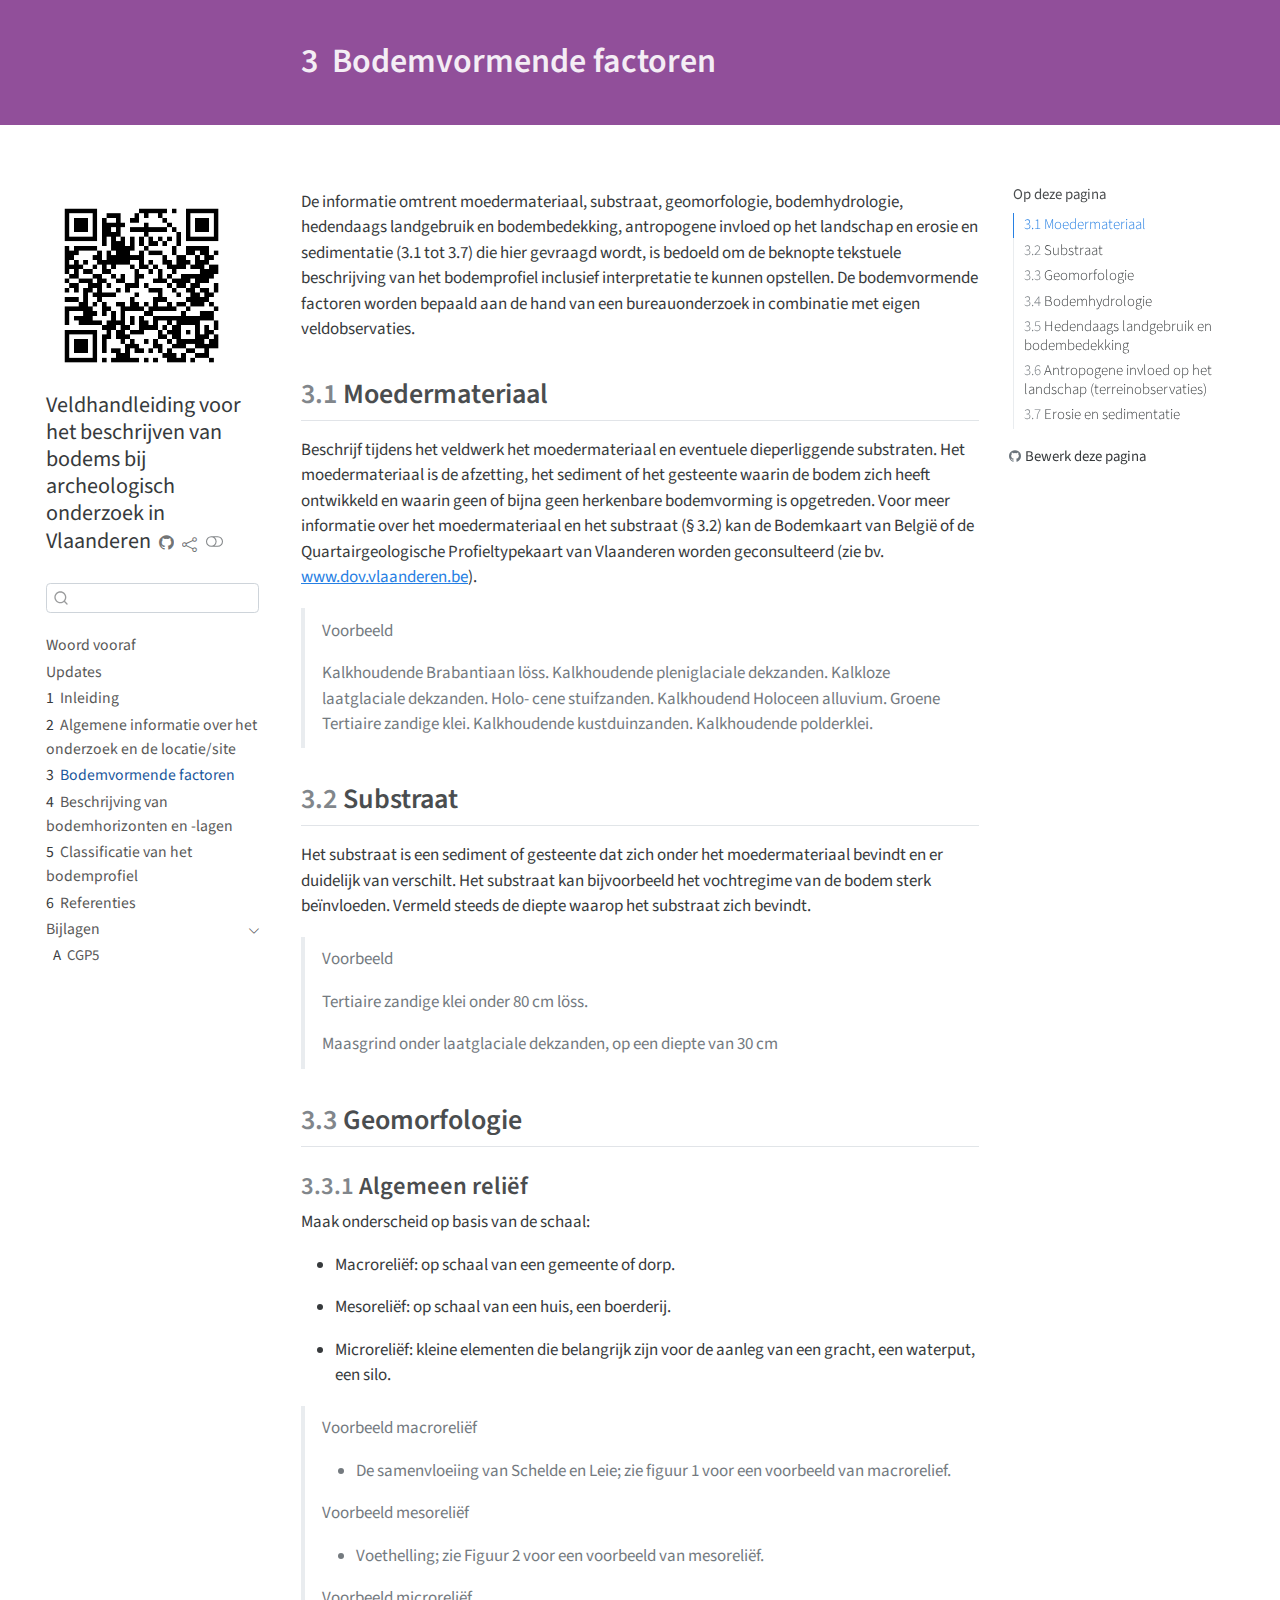
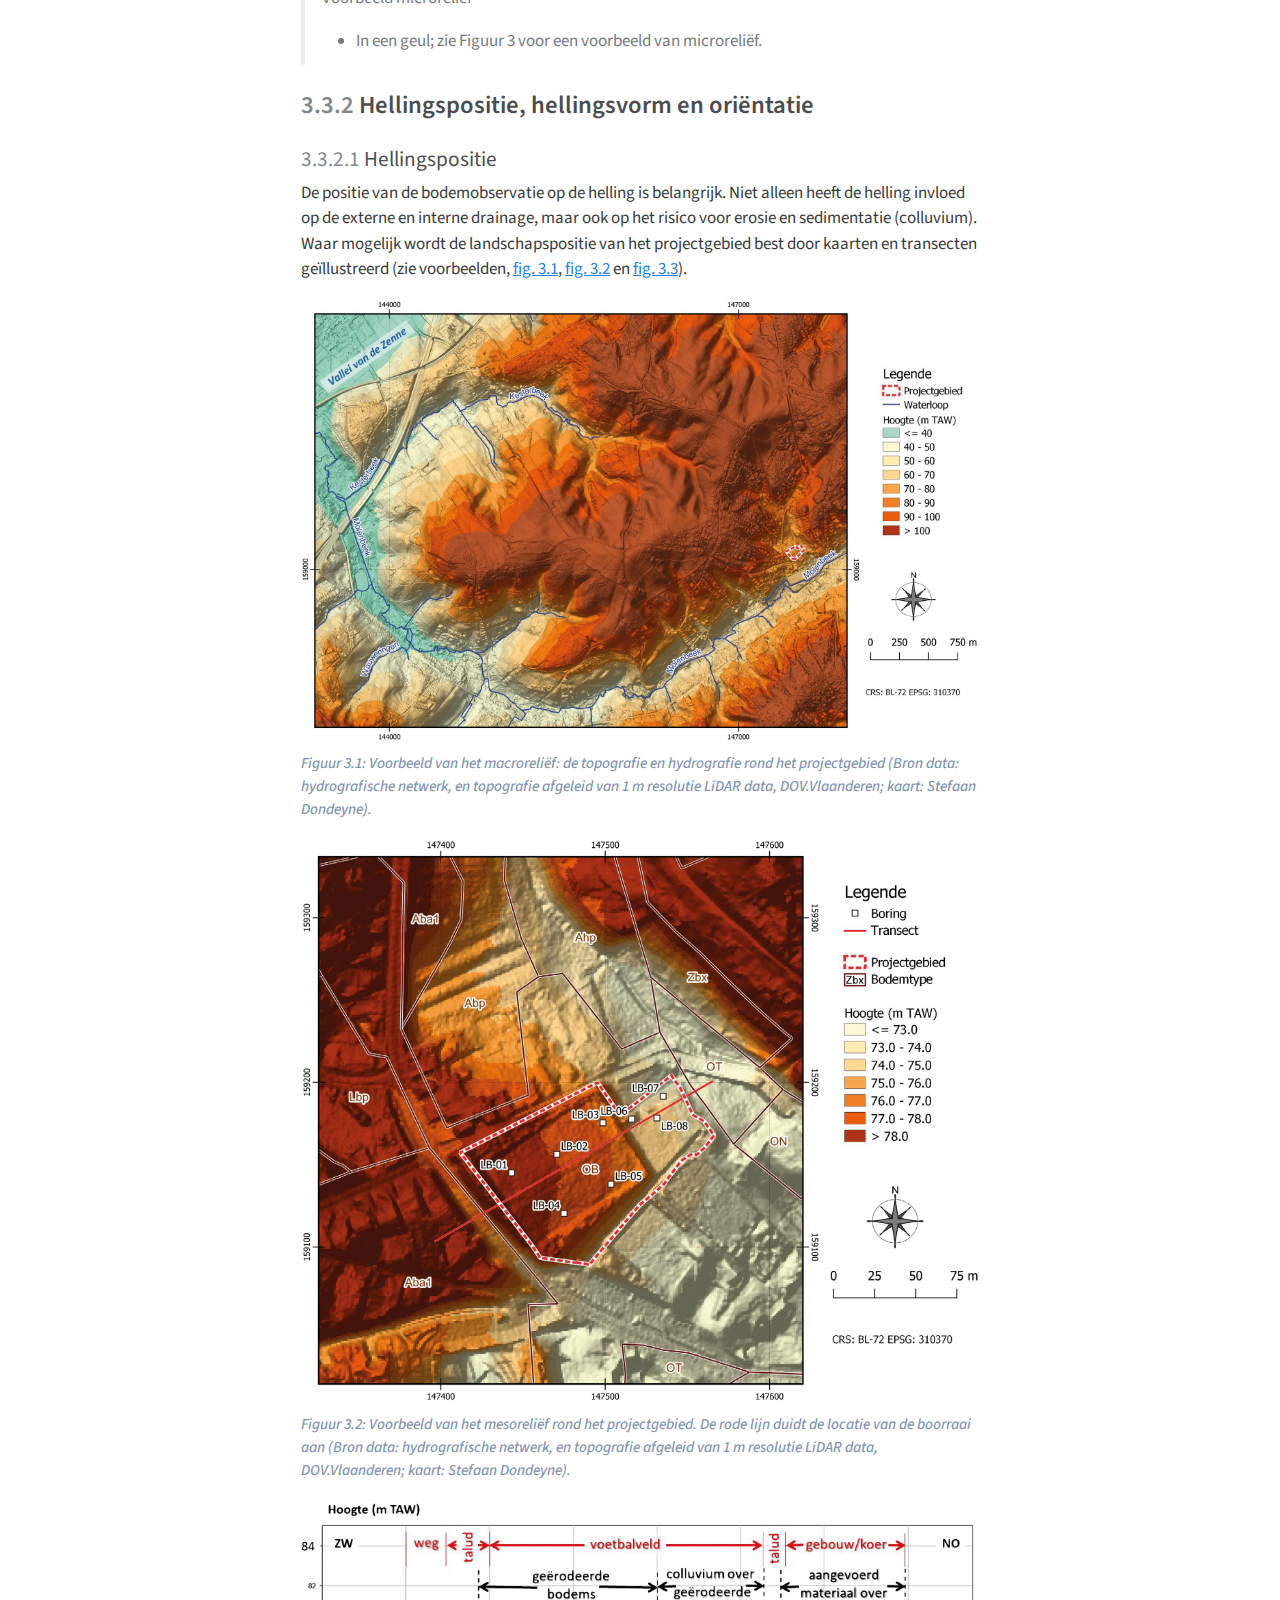
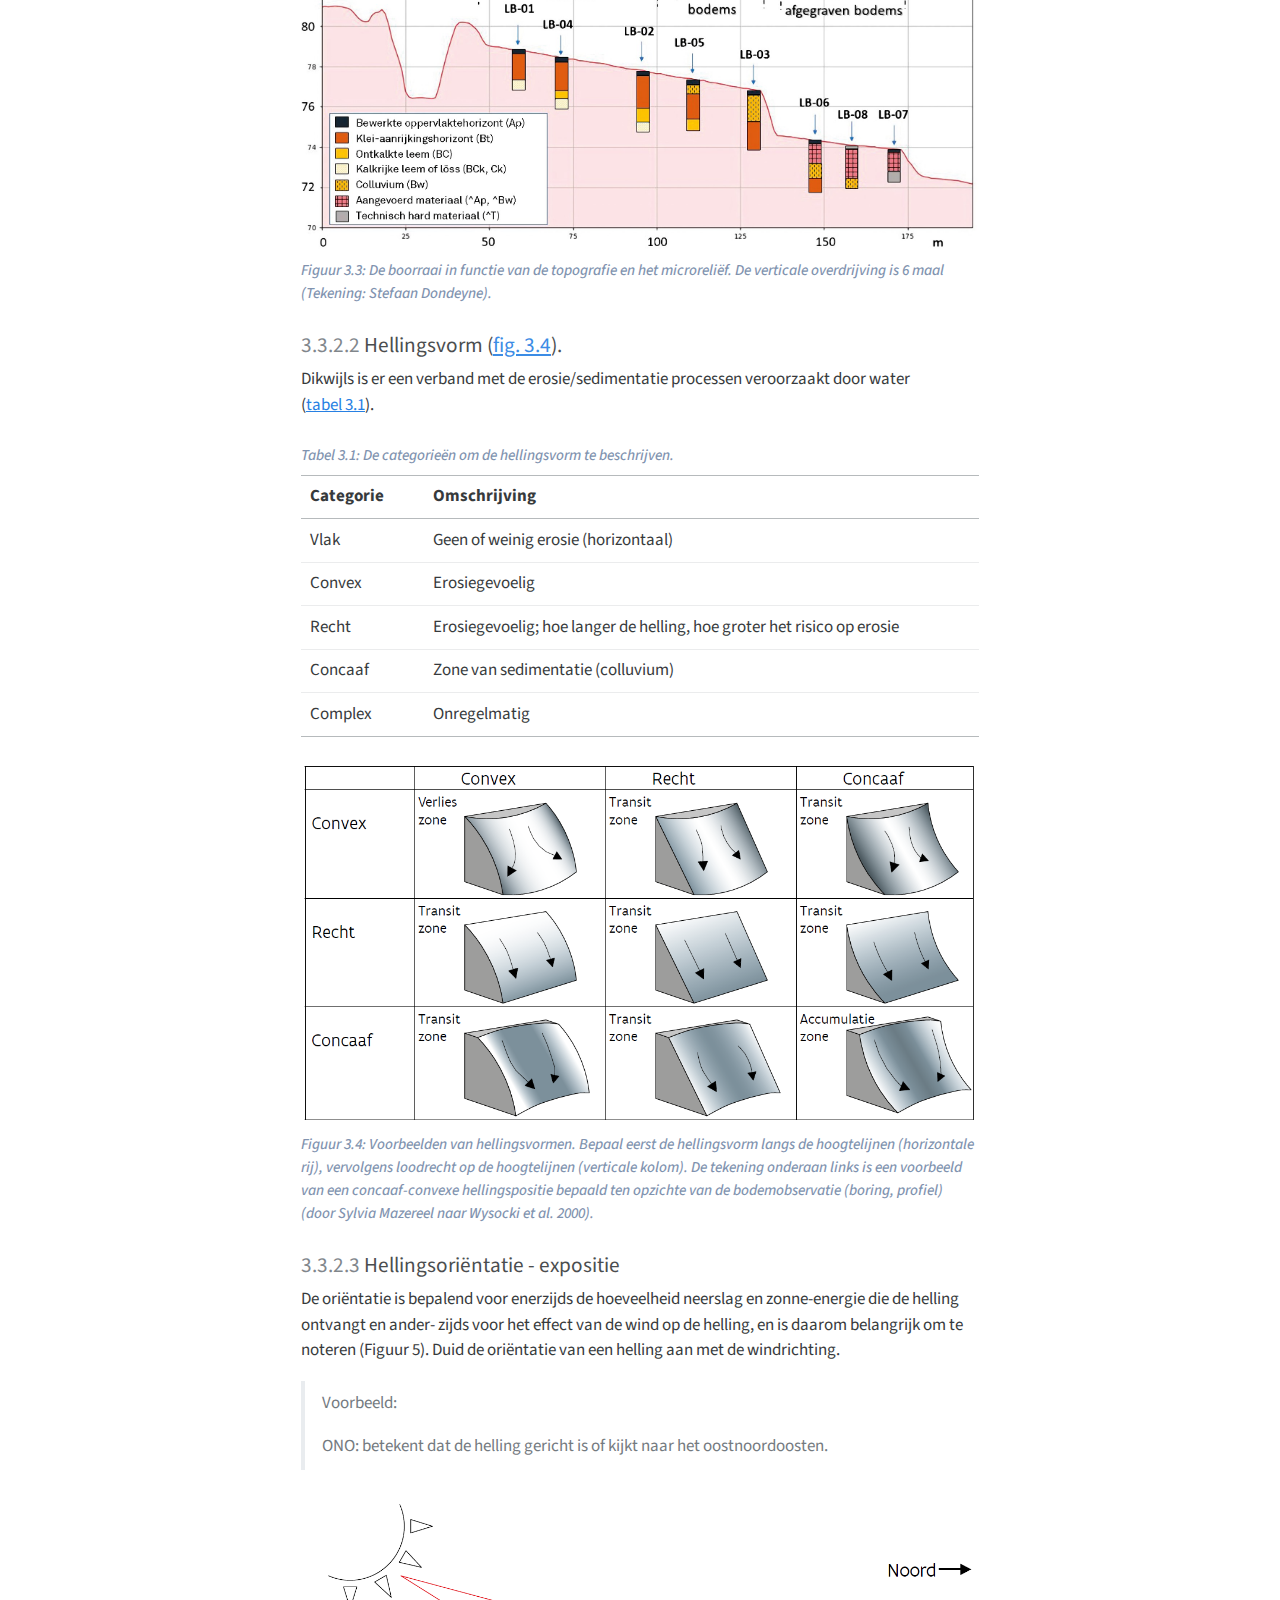
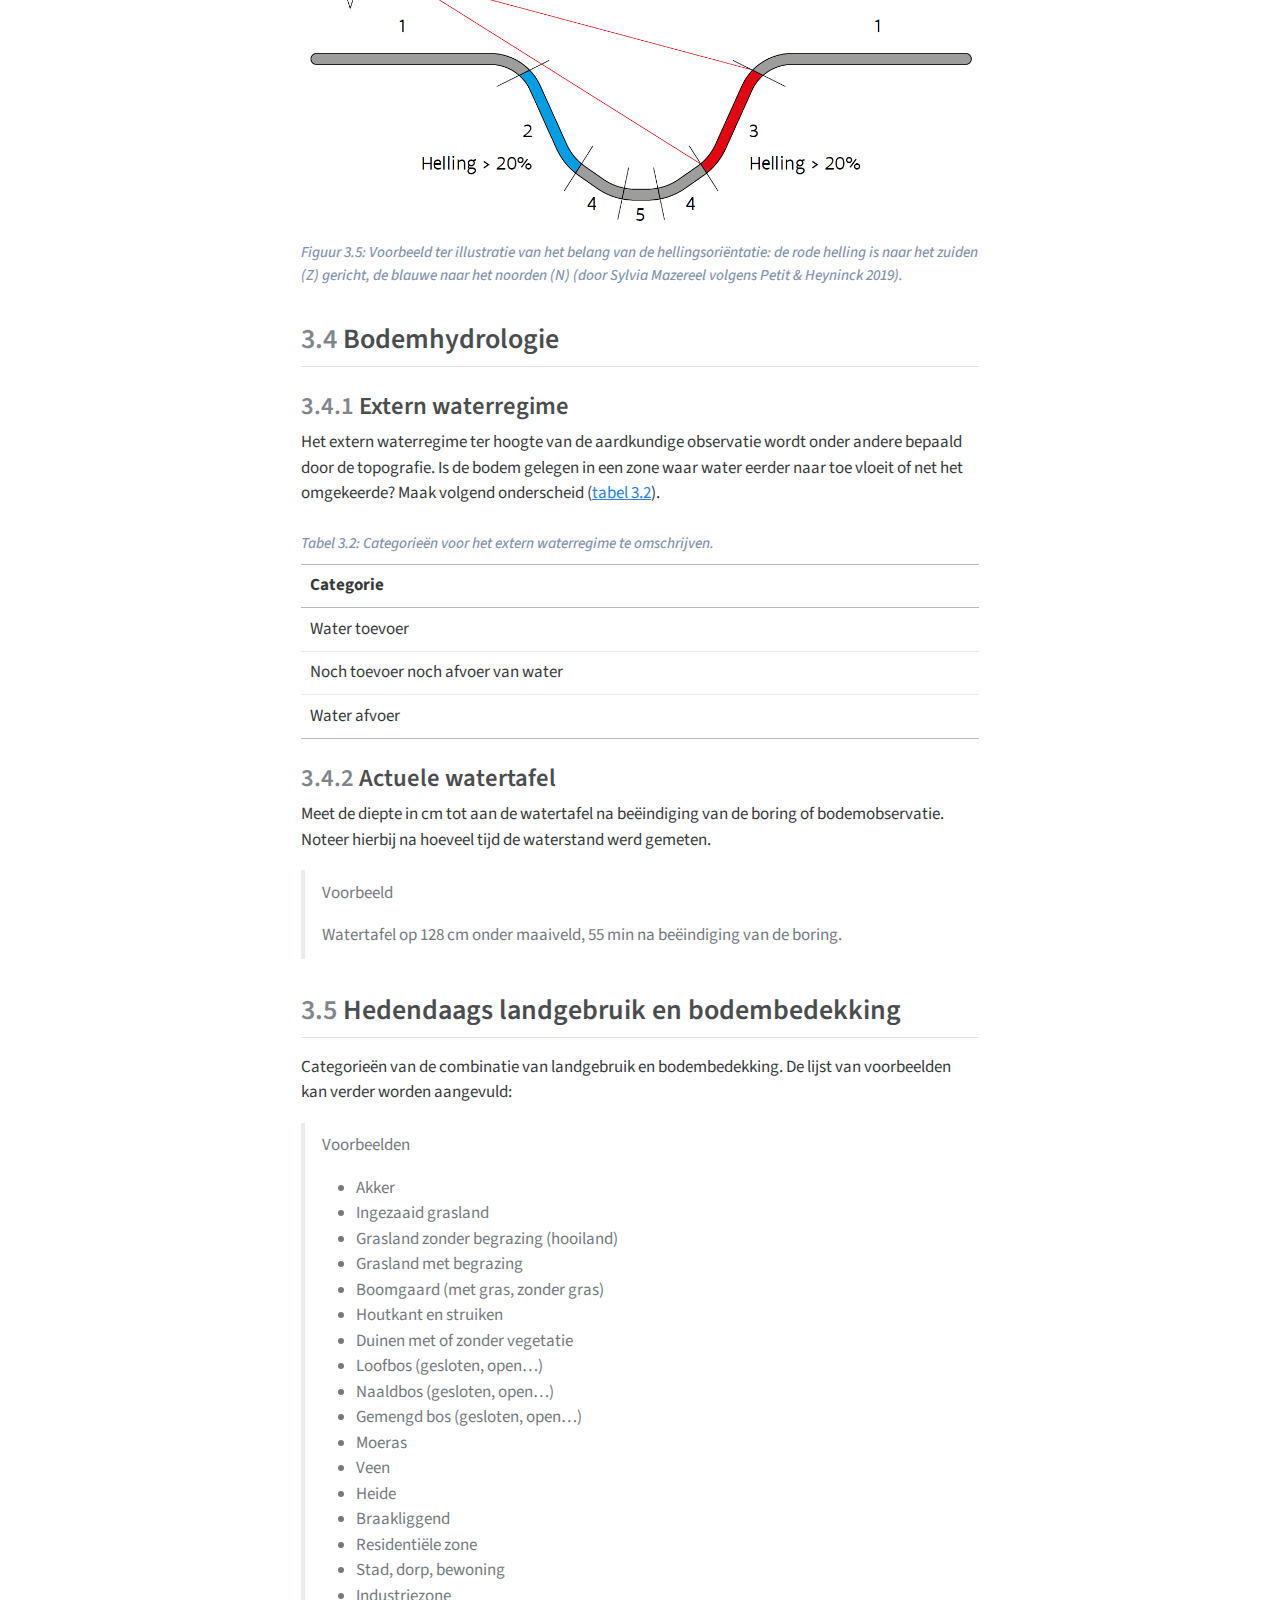
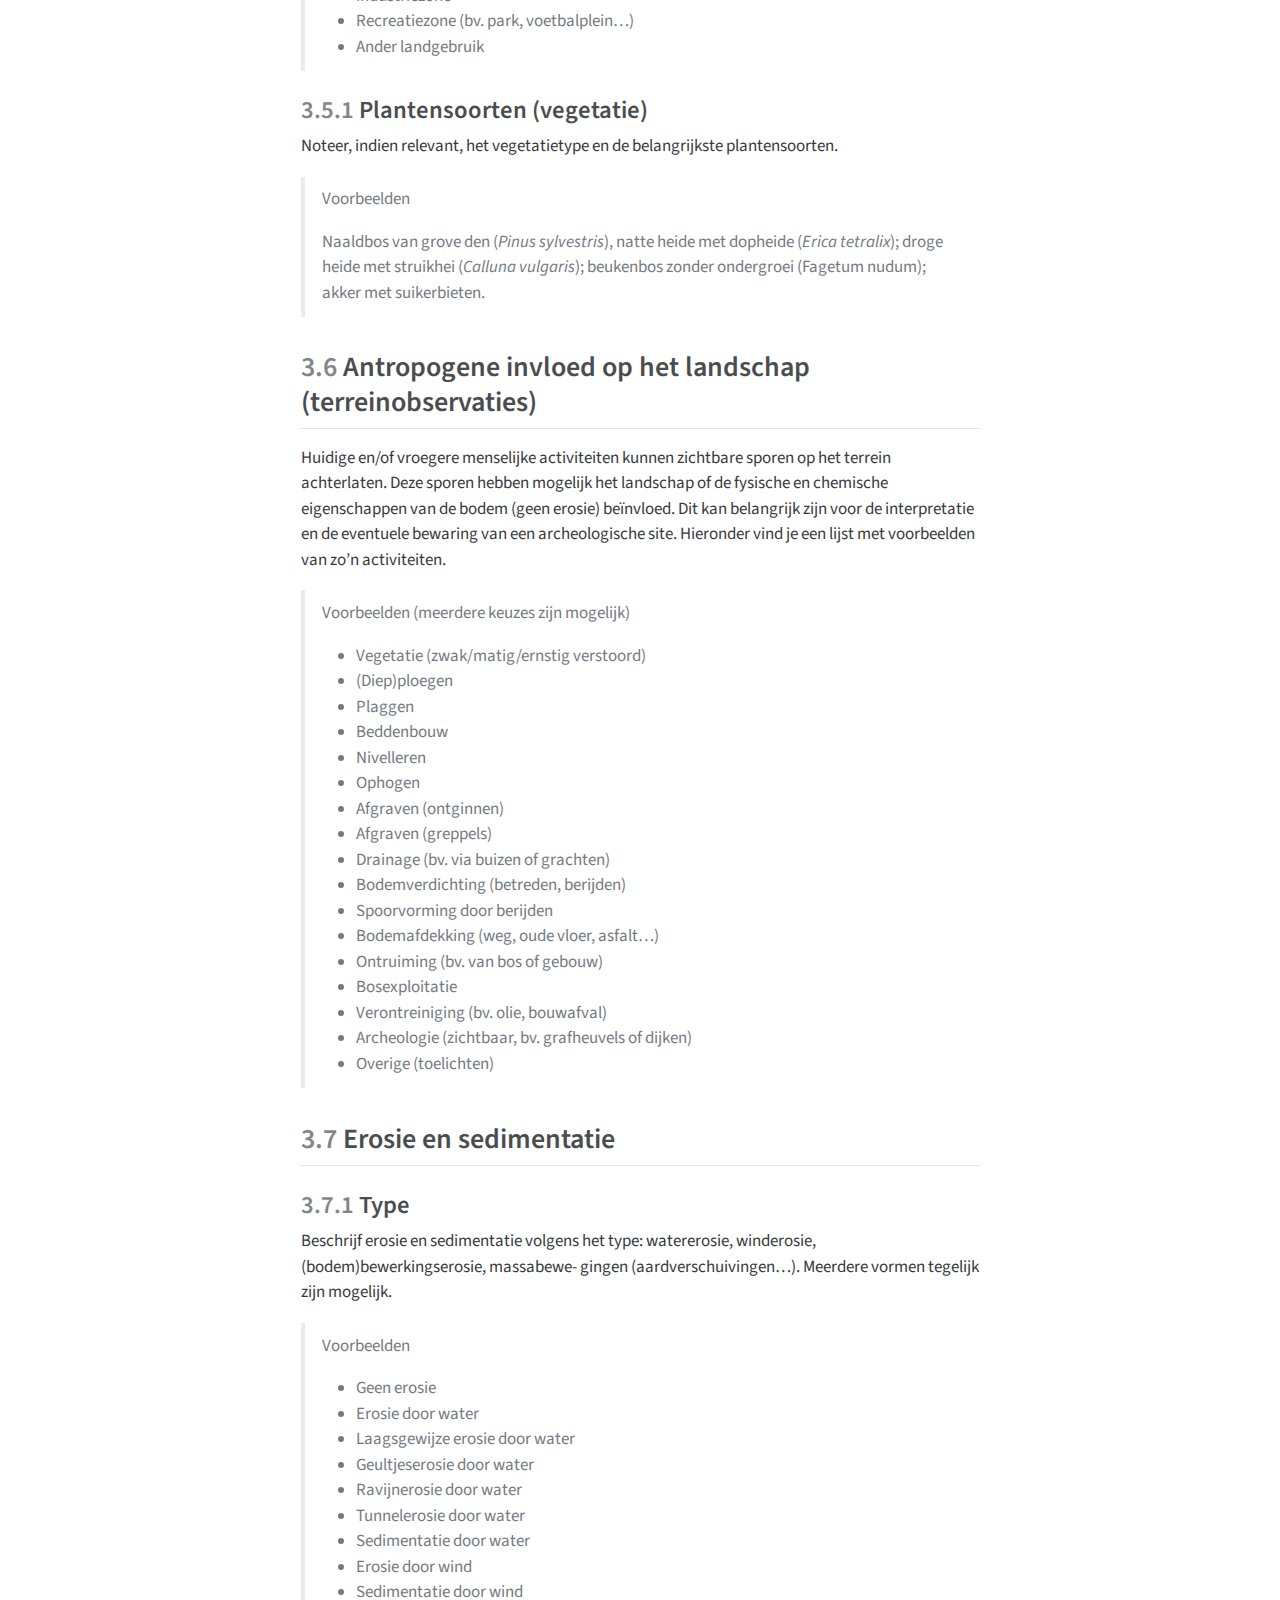
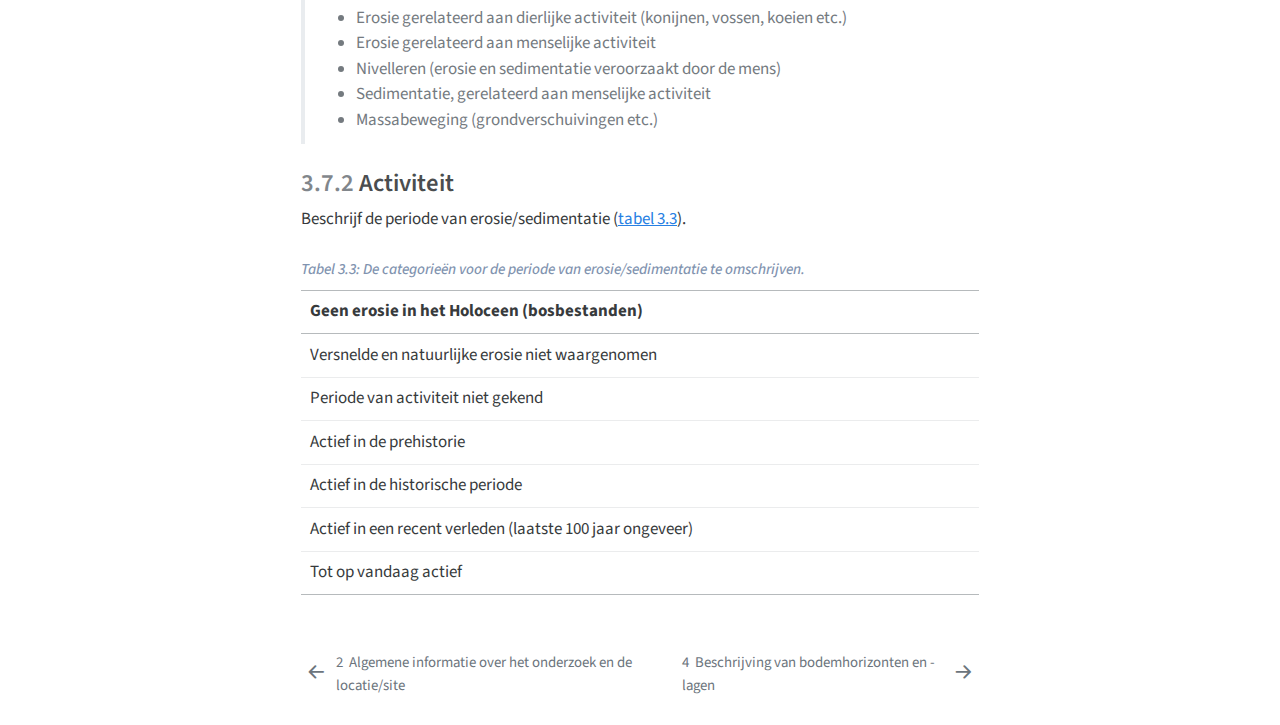
<file: docs/03_bodemvorming.html>
<!DOCTYPE html>
<html xmlns="http://www.w3.org/1999/xhtml" lang="nl" xml:lang="nl"><head>

<meta charset="utf-8">
<meta name="generator" content="quarto-1.3.353">

<meta name="viewport" content="width=device-width, initial-scale=1.0, user-scalable=yes">


<title>Veldhandleiding voor het beschrijven van bodems bij archeologisch onderzoek in Vlaanderen - 3&nbsp; Bodemvormende factoren</title>
<style>
code{white-space: pre-wrap;}
span.smallcaps{font-variant: small-caps;}
div.columns{display: flex; gap: min(4vw, 1.5em);}
div.column{flex: auto; overflow-x: auto;}
div.hanging-indent{margin-left: 1.5em; text-indent: -1.5em;}
ul.task-list{list-style: none;}
ul.task-list li input[type="checkbox"] {
  width: 0.8em;
  margin: 0 0.8em 0.2em -1em; /* quarto-specific, see https://github.com/quarto-dev/quarto-cli/issues/4556 */ 
  vertical-align: middle;
}
</style>


<script src="site_libs/quarto-nav/quarto-nav.js"></script>
<script src="site_libs/quarto-nav/headroom.min.js"></script>
<script src="site_libs/clipboard/clipboard.min.js"></script>
<script src="site_libs/quarto-search/autocomplete.umd.js"></script>
<script src="site_libs/quarto-search/fuse.min.js"></script>
<script src="site_libs/quarto-search/quarto-search.js"></script>
<meta name="quarto:offset" content="./">
<link href="./04_bodembeschrijving.html" rel="next">
<link href="./02_algemeneInfo.html" rel="prev">
<script src="site_libs/quarto-html/quarto.js"></script>
<script src="site_libs/quarto-html/popper.min.js"></script>
<script src="site_libs/quarto-html/tippy.umd.min.js"></script>
<script src="site_libs/quarto-html/anchor.min.js"></script>
<link href="site_libs/quarto-html/tippy.css" rel="stylesheet">
<link href="site_libs/quarto-html/quarto-syntax-highlighting.css" rel="stylesheet" class="quarto-color-scheme" id="quarto-text-highlighting-styles">
<link href="site_libs/quarto-html/quarto-syntax-highlighting-dark.css" rel="prefetch" class="quarto-color-scheme quarto-color-alternate" id="quarto-text-highlighting-styles">
<script src="site_libs/bootstrap/bootstrap.min.js"></script>
<link href="site_libs/bootstrap/bootstrap-icons.css" rel="stylesheet">
<link href="site_libs/bootstrap/bootstrap.min.css" rel="stylesheet" class="quarto-color-scheme" id="quarto-bootstrap" data-mode="light">
<link href="site_libs/bootstrap/bootstrap-dark.min.css" rel="prefetch" class="quarto-color-scheme quarto-color-alternate" id="quarto-bootstrap" data-mode="dark">
<script id="quarto-search-options" type="application/json">{
  "location": "sidebar",
  "copy-button": false,
  "collapse-after": 3,
  "panel-placement": "start",
  "type": "textbox",
  "limit": 20,
  "language": {
    "search-no-results-text": "Geen resultaat",
    "search-matching-documents-text": "Gevonden documenten",
    "search-copy-link-title": "Kopieer link om te zoeken",
    "search-hide-matches-text": "Extra overeenkomsten verbergen",
    "search-more-match-text": "meer overeenkomst in dit document",
    "search-more-matches-text": "meer overeenkomsten in dit document",
    "search-clear-button-title": "Wissen",
    "search-detached-cancel-button-title": "Annuleren",
    "search-submit-button-title": "Verzenden"
  }
}</script>
<style>

      .quarto-title-block .quarto-title-banner h1,
      .quarto-title-block .quarto-title-banner h2,
      .quarto-title-block .quarto-title-banner h3,
      .quarto-title-block .quarto-title-banner h4,
      .quarto-title-block .quarto-title-banner h5,
      .quarto-title-block .quarto-title-banner h6
      {
        color: white;
      }

      .quarto-title-block .quarto-title-banner {
        color: white;
background: #914f9a;
      }
</style>


<meta name="twitter:title" content="Veldhandleiding voor het beschrijven van bodems bij archeologisch onderzoek in Vlaanderen - 3&nbsp; Bodemvormende factoren">
<meta name="twitter:description" content="">
<meta name="twitter:image" content="/docs/figuren/cover.jpg">
<meta name="twitter:card" content="summary_large_image">
</head>

<body class="nav-sidebar floating">

<div id="quarto-search-results"></div>
  <header id="quarto-header" class="headroom fixed-top">
  <nav class="quarto-secondary-nav">
    <div class="container-fluid d-flex">
      <button type="button" class="quarto-btn-toggle btn" data-bs-toggle="collapse" data-bs-target="#quarto-sidebar,#quarto-sidebar-glass" aria-controls="quarto-sidebar" aria-expanded="false" aria-label="Schakel zijbalk in" onclick="if (window.quartoToggleHeadroom) { window.quartoToggleHeadroom(); }">
        <i class="bi bi-layout-text-sidebar-reverse"></i>
      </button>
      <nav class="quarto-page-breadcrumbs" aria-label="breadcrumb"><ol class="breadcrumb"><li class="breadcrumb-item"><a href="./03_bodemvorming.html"><span class="chapter-number">3</span>&nbsp; <span class="chapter-title">Bodemvormende factoren</span></a></li></ol></nav>
      <a class="flex-grow-1" role="button" data-bs-toggle="collapse" data-bs-target="#quarto-sidebar,#quarto-sidebar-glass" aria-controls="quarto-sidebar" aria-expanded="false" aria-label="Schakel zijbalk in" onclick="if (window.quartoToggleHeadroom) { window.quartoToggleHeadroom(); }">      
      </a>
      <button type="button" class="btn quarto-search-button" aria-label="Zoeken" onclick="window.quartoOpenSearch();">
        <i class="bi bi-search"></i>
      </button>
    </div>
  </nav>
</header>
<!-- content -->
<header id="title-block-header" class="quarto-title-block default page-columns page-full">
  <div class="quarto-title-banner page-columns page-full">
    <div class="quarto-title column-body">
      <h1 class="title"><span id="bodemvorming" class="quarto-section-identifier"><span class="chapter-number">3</span>&nbsp; <span class="chapter-title">Bodemvormende factoren</span></span></h1>
                      </div>
  </div>
    
  
  <div class="quarto-title-meta">

      
    
      
    </div>
    
  
  </header><div id="quarto-content" class="quarto-container page-columns page-rows-contents page-layout-article">
<!-- sidebar -->
  <nav id="quarto-sidebar" class="sidebar collapse collapse-horizontal sidebar-navigation floating overflow-auto">
    <div class="pt-lg-2 mt-2 text-left sidebar-header sidebar-header-stacked">
      <a href="./index.html" class="sidebar-logo-link">
      <img src="./figuren/qr_bodems.png" alt="" class="sidebar-logo py-0 d-lg-inline d-none">
      </a>
    <div class="sidebar-title mb-0 py-0">
      <a href="./">Veldhandleiding voor het beschrijven van bodems bij archeologisch onderzoek in Vlaanderen</a> 
        <div class="sidebar-tools-main tools-wide">
    <a href="https://github.com/hanecakr/handleidingBeschrijvingBodems/" title="Source Code" class="quarto-navigation-tool px-1" aria-label="Source Code"><i class="bi bi-github"></i></a>
    <div class="dropdown">
      <a href="" title="Share" id="quarto-navigation-tool-dropdown-0" class="quarto-navigation-tool dropdown-toggle px-1" data-bs-toggle="dropdown" aria-expanded="false" aria-label="Share"><i class="bi bi-share"></i></a>
      <ul class="dropdown-menu" aria-labelledby="quarto-navigation-tool-dropdown-0">
          <li>
            <a class="dropdown-item sidebar-tools-main-item" href="https://twitter.com/intent/tweet?url=|url|">
              <i class="bi bi-bi-twitter pe-1"></i>
            Twitter
            </a>
          </li>
          <li>
            <a class="dropdown-item sidebar-tools-main-item" href="https://www.facebook.com/sharer/sharer.php?u=|url|">
              <i class="bi bi-bi-facebook pe-1"></i>
            Facebook
            </a>
          </li>
          <li>
            <a class="dropdown-item sidebar-tools-main-item" href="https://www.linkedin.com/sharing/share-offsite/?url=|url|">
              <i class="bi bi-bi-linkedin pe-1"></i>
            LinkedIn
            </a>
          </li>
      </ul>
    </div>
  <a href="" class="quarto-color-scheme-toggle quarto-navigation-tool  px-1" onclick="window.quartoToggleColorScheme(); return false;" title="Schakel donkere modus in"><i class="bi"></i></a>
</div>
    </div>
      </div>
        <div class="mt-2 flex-shrink-0 align-items-center">
        <div class="sidebar-search">
        <div id="quarto-search" class="" title="Zoeken"></div>
        </div>
        </div>
    <div class="sidebar-menu-container"> 
    <ul class="list-unstyled mt-1">
        <li class="sidebar-item">
  <div class="sidebar-item-container"> 
  <a href="./index.html" class="sidebar-item-text sidebar-link">
 <span class="menu-text">Woord vooraf</span></a>
  </div>
</li>
        <li class="sidebar-item">
  <div class="sidebar-item-container"> 
  <a href="./updates.html" class="sidebar-item-text sidebar-link">
 <span class="menu-text">Updates</span></a>
  </div>
</li>
        <li class="sidebar-item">
  <div class="sidebar-item-container"> 
  <a href="./01_inleiding.html" class="sidebar-item-text sidebar-link">
 <span class="menu-text"><span class="chapter-number">1</span>&nbsp; <span class="chapter-title">Inleiding</span></span></a>
  </div>
</li>
        <li class="sidebar-item">
  <div class="sidebar-item-container"> 
  <a href="./02_algemeneInfo.html" class="sidebar-item-text sidebar-link">
 <span class="menu-text"><span class="chapter-number">2</span>&nbsp; <span class="chapter-title">Algemene informatie over het onderzoek en de locatie/site</span></span></a>
  </div>
</li>
        <li class="sidebar-item">
  <div class="sidebar-item-container"> 
  <a href="./03_bodemvorming.html" class="sidebar-item-text sidebar-link active">
 <span class="menu-text"><span class="chapter-number">3</span>&nbsp; <span class="chapter-title">Bodemvormende factoren</span></span></a>
  </div>
</li>
        <li class="sidebar-item">
  <div class="sidebar-item-container"> 
  <a href="./04_bodembeschrijving.html" class="sidebar-item-text sidebar-link">
 <span class="menu-text"><span class="chapter-number">4</span>&nbsp; <span class="chapter-title">Beschrijving van bodemhorizonten en -lagen</span></span></a>
  </div>
</li>
        <li class="sidebar-item">
  <div class="sidebar-item-container"> 
  <a href="./05_classificatie.html" class="sidebar-item-text sidebar-link">
 <span class="menu-text"><span class="chapter-number">5</span>&nbsp; <span class="chapter-title">Classificatie van het bodemprofiel</span></span></a>
  </div>
</li>
        <li class="sidebar-item">
  <div class="sidebar-item-container"> 
  <a href="./06_literatuur.html" class="sidebar-item-text sidebar-link">
 <span class="menu-text"><span class="chapter-number">6</span>&nbsp; <span class="chapter-title">Referenties</span></span></a>
  </div>
</li>
        <li class="sidebar-item sidebar-item-section">
      <div class="sidebar-item-container"> 
            <a class="sidebar-item-text sidebar-link text-start" data-bs-toggle="collapse" data-bs-target="#quarto-sidebar-section-1" aria-expanded="true">
 <span class="menu-text">Bijlagen</span></a>
          <a class="sidebar-item-toggle text-start" data-bs-toggle="collapse" data-bs-target="#quarto-sidebar-section-1" aria-expanded="true" aria-label="Schakel sectie">
            <i class="bi bi-chevron-right ms-2"></i>
          </a> 
      </div>
      <ul id="quarto-sidebar-section-1" class="collapse list-unstyled sidebar-section depth1 show">  
          <li class="sidebar-item">
  <div class="sidebar-item-container"> 
  <a href="./99_CGP5.html" class="sidebar-item-text sidebar-link">
 <span class="menu-text"><span class="chapter-number">A</span>&nbsp; <span class="chapter-title">CGP5</span></span></a>
  </div>
</li>
      </ul>
  </li>
    </ul>
    </div>
</nav>
<div id="quarto-sidebar-glass" data-bs-toggle="collapse" data-bs-target="#quarto-sidebar,#quarto-sidebar-glass"></div>
<!-- margin-sidebar -->
    <div id="quarto-margin-sidebar" class="sidebar margin-sidebar">
        <nav id="TOC" role="doc-toc" class="toc-active">
    <h2 id="toc-title">Op deze pagina</h2>
   
  <ul>
  <li><a href="#moedermateriaal" id="toc-moedermateriaal" class="nav-link active" data-scroll-target="#moedermateriaal"><span class="header-section-number">3.1</span> Moedermateriaal</a></li>
  <li><a href="#substraat" id="toc-substraat" class="nav-link" data-scroll-target="#substraat"><span class="header-section-number">3.2</span> Substraat</a></li>
  <li><a href="#geomorfologie" id="toc-geomorfologie" class="nav-link" data-scroll-target="#geomorfologie"><span class="header-section-number">3.3</span> Geomorfologie</a>
  <ul>
  <li><a href="#algemeen-reliëf" id="toc-algemeen-reliëf" class="nav-link" data-scroll-target="#algemeen-reliëf"><span class="header-section-number">3.3.1</span> Algemeen reliëf</a></li>
  <li><a href="#hellingspositie-hellingsvorm-en-oriëntatie" id="toc-hellingspositie-hellingsvorm-en-oriëntatie" class="nav-link" data-scroll-target="#hellingspositie-hellingsvorm-en-oriëntatie"><span class="header-section-number">3.3.2</span> Hellingspositie, hellingsvorm en oriëntatie</a>
  <ul class="collapse">
  <li><a href="#hellingspositie" id="toc-hellingspositie" class="nav-link" data-scroll-target="#hellingspositie"><span class="header-section-number">3.3.2.1</span> Hellingspositie</a></li>
  <li><a href="#hellingsvorm-fig-03-04." id="toc-hellingsvorm-fig-03-04." class="nav-link" data-scroll-target="#hellingsvorm-fig-03-04."><span class="header-section-number">3.3.2.2</span> Hellingsvorm (fig.&nbsp;<span>3.4</span>).</a></li>
  <li><a href="#hellingsoriëntatie---expositie" id="toc-hellingsoriëntatie---expositie" class="nav-link" data-scroll-target="#hellingsoriëntatie---expositie"><span class="header-section-number">3.3.2.3</span> Hellingsoriëntatie - expositie</a></li>
  </ul></li>
  </ul></li>
  <li><a href="#bodemhydrologie" id="toc-bodemhydrologie" class="nav-link" data-scroll-target="#bodemhydrologie"><span class="header-section-number">3.4</span> Bodemhydrologie</a>
  <ul>
  <li><a href="#extern-waterregime" id="toc-extern-waterregime" class="nav-link" data-scroll-target="#extern-waterregime"><span class="header-section-number">3.4.1</span> Extern waterregime</a></li>
  <li><a href="#actuele-watertafel" id="toc-actuele-watertafel" class="nav-link" data-scroll-target="#actuele-watertafel"><span class="header-section-number">3.4.2</span> Actuele watertafel</a></li>
  </ul></li>
  <li><a href="#hedendaags-landgebruik-en-bodembedekking" id="toc-hedendaags-landgebruik-en-bodembedekking" class="nav-link" data-scroll-target="#hedendaags-landgebruik-en-bodembedekking"><span class="header-section-number">3.5</span> Hedendaags landgebruik en bodembedekking</a>
  <ul>
  <li><a href="#plantensoorten-vegetatie" id="toc-plantensoorten-vegetatie" class="nav-link" data-scroll-target="#plantensoorten-vegetatie"><span class="header-section-number">3.5.1</span> Plantensoorten (vegetatie)</a></li>
  </ul></li>
  <li><a href="#antropogene-invloed-op-het-landschap-terreinobservaties" id="toc-antropogene-invloed-op-het-landschap-terreinobservaties" class="nav-link" data-scroll-target="#antropogene-invloed-op-het-landschap-terreinobservaties"><span class="header-section-number">3.6</span> Antropogene invloed op het landschap (terreinobservaties)</a></li>
  <li><a href="#erosie-en-sedimentatie" id="toc-erosie-en-sedimentatie" class="nav-link" data-scroll-target="#erosie-en-sedimentatie"><span class="header-section-number">3.7</span> Erosie en sedimentatie</a>
  <ul>
  <li><a href="#type" id="toc-type" class="nav-link" data-scroll-target="#type"><span class="header-section-number">3.7.1</span> Type</a></li>
  <li><a href="#activiteit" id="toc-activiteit" class="nav-link" data-scroll-target="#activiteit"><span class="header-section-number">3.7.2</span> Activiteit</a></li>
  </ul></li>
  </ul>
<div class="toc-actions"><div><i class="bi bi-github"></i></div><div class="action-links"><p><a href="https://github.com/hanecakr/handleidingBeschrijvingBodems/edit/main/03_bodemvorming.qmd" class="toc-action">Bewerk deze pagina</a></p></div></div></nav>
    </div>
<!-- main -->
<main class="content quarto-banner-title-block" id="quarto-document-content">




<p>De informatie omtrent moedermateriaal, substraat, geomorfologie, bodemhydrologie, hedendaags landgebruik en bodembedekking, antropogene invloed op het landschap en erosie en sedimentatie (3.1 tot 3.7) die hier gevraagd wordt, is bedoeld om de beknopte tekstuele beschrijving van het bodemprofiel inclusief interpretatie te kunnen opstellen. De bodemvormende factoren worden bepaald aan de hand van een bureauonderzoek in combinatie met eigen veldobservaties.</p>
<section id="moedermateriaal" class="level2" data-number="3.1">
<h2 data-number="3.1" class="anchored" data-anchor-id="moedermateriaal"><span class="header-section-number">3.1</span> Moedermateriaal</h2>
<p>Beschrijf tijdens het veldwerk het moedermateriaal en eventuele dieperliggende substraten. Het moedermateriaal is de afzetting, het sediment of het gesteente waarin de bodem zich heeft ontwikkeld en waarin geen of bijna geen herkenbare bodemvorming is opgetreden. Voor meer informatie over het moedermateriaal en het substraat (§ 3.2) kan de Bodemkaart van België of de Quartairgeologische Profieltypekaart van Vlaanderen worden geconsulteerd (zie bv. <a href="http://www.dov.vlaanderen.be/">www.dov.vlaanderen.be</a>).</p>
<blockquote class="blockquote">
<p>Voorbeeld</p>
<p>Kalkhoudende Brabantiaan löss. Kalkhoudende pleniglaciale dekzanden. Kalkloze laatglaciale dekzanden. Holo- cene stuifzanden. Kalkhoudend Holoceen alluvium. Groene Tertiaire zandige klei. Kalkhoudende kustduinzanden. Kalkhoudende polderklei.</p>
</blockquote>
</section>
<section id="substraat" class="level2" data-number="3.2">
<h2 data-number="3.2" class="anchored" data-anchor-id="substraat"><span class="header-section-number">3.2</span> Substraat</h2>
<p>Het substraat is een sediment of gesteente dat zich onder het moedermateriaal bevindt en er duidelijk van verschilt. Het substraat kan bijvoorbeeld het vochtregime van de bodem sterk beïnvloeden. Vermeld steeds de diepte waarop het substraat zich bevindt.</p>
<blockquote class="blockquote">
<p>Voorbeeld</p>
<p>Tertiaire zandige klei onder 80 cm löss.</p>
<p>Maasgrind onder laatglaciale dekzanden, op een diepte van 30 cm</p>
</blockquote>
</section>
<section id="geomorfologie" class="level2" data-number="3.3">
<h2 data-number="3.3" class="anchored" data-anchor-id="geomorfologie"><span class="header-section-number">3.3</span> Geomorfologie</h2>
<section id="algemeen-reliëf" class="level3" data-number="3.3.1">
<h3 data-number="3.3.1" class="anchored" data-anchor-id="algemeen-reliëf"><span class="header-section-number">3.3.1</span> Algemeen reliëf</h3>
<p>Maak onderscheid op basis van de schaal:</p>
<ul>
<li><p>Macroreliëf: op schaal van een gemeente of dorp.</p></li>
<li><p>Mesoreliëf: op schaal van een huis, een boerderij.</p></li>
<li><p>Microreliëf: kleine elementen die belangrijk zijn voor de aanleg van een gracht, een waterput, een silo.</p></li>
</ul>
<blockquote class="blockquote">
<p>Voorbeeld macroreliëf</p>
<ul>
<li>De samenvloeiing van Schelde en Leie; zie figuur 1 voor een voorbeeld van macrorelief.</li>
</ul>
<p>Voorbeeld mesoreliëf</p>
<ul>
<li>Voethelling; zie Figuur 2 voor een voorbeeld van mesoreliëf.</li>
</ul>
<p>Voorbeeld microreliëf</p>
<ul>
<li>In een geul; zie Figuur 3 voor een voorbeeld van microreliëf.</li>
</ul>
</blockquote>
</section>
<section id="hellingspositie-hellingsvorm-en-oriëntatie" class="level3" data-number="3.3.2">
<h3 data-number="3.3.2" class="anchored" data-anchor-id="hellingspositie-hellingsvorm-en-oriëntatie"><span class="header-section-number">3.3.2</span> Hellingspositie, hellingsvorm en oriëntatie</h3>
<section id="hellingspositie" class="level4" data-number="3.3.2.1">
<h4 data-number="3.3.2.1" class="anchored" data-anchor-id="hellingspositie"><span class="header-section-number">3.3.2.1</span> Hellingspositie</h4>
<p>De positie van de bodemobservatie op de helling is belangrijk. Niet alleen heeft de helling invloed op de externe en interne drainage, maar ook op het risico voor erosie en sedimentatie (colluvium). Waar mogelijk wordt de landschapspositie van het projectgebied best door kaarten en transecten geïllustreerd (zie voorbeelden, <a href="#fig-03-01">fig.&nbsp;<span>3.1</span></a>, <a href="#fig-03-02">fig.&nbsp;<span>3.2</span></a> en <a href="#fig-03-03">fig.&nbsp;<span>3.3</span></a>).</p>
<div id="fig-03-01" class="quarto-figure quarto-figure-center anchored">
<figure class="figure">
<p><img src="figuren/image5.jpeg" class="img-fluid figure-img"></p>
<figcaption class="figure-caption">Figuur&nbsp;3.1: Voorbeeld van het macroreliëf: de topografie en hydrografie rond het projectgebied (Bron data: hydrografische netwerk, en topografie afgeleid van 1 m resolutie LiDAR data, DOV.Vlaanderen; kaart: Stefaan Dondeyne).</figcaption>
</figure>
</div>
<div id="fig-03-02" class="quarto-figure quarto-figure-center anchored">
<figure class="figure">
<p><img src="figuren/image6.jpeg" class="img-fluid figure-img"></p>
<figcaption class="figure-caption">Figuur&nbsp;3.2: Voorbeeld van het mesoreliëf rond het projectgebied. De rode lijn duidt de locatie van de boorraai aan (Bron data: hydrografische netwerk, en topografie afgeleid van 1 m resolutie LiDAR data, DOV.Vlaanderen; kaart: Stefaan Dondeyne).</figcaption>
</figure>
</div>
<div id="fig-03-03" class="quarto-figure quarto-figure-center anchored">
<figure class="figure">
<p><img src="figuren/image7.jpeg" class="img-fluid figure-img"></p>
<figcaption class="figure-caption">Figuur&nbsp;3.3: De boorraai in functie van de topografie en het microreliëf. De verticale overdrijving is 6 maal (Tekening: Stefaan Dondeyne).</figcaption>
</figure>
</div>
</section>
<section id="hellingsvorm-fig-03-04." class="level4" data-number="3.3.2.2">
<h4 data-number="3.3.2.2" class="anchored" data-anchor-id="hellingsvorm-fig-03-04."><span class="header-section-number">3.3.2.2</span> Hellingsvorm (<a href="#fig-03-04">fig.&nbsp;<span>3.4</span></a>).</h4>
<p>Dikwijls is er een verband met de erosie/sedimentatie processen veroorzaakt door water (<a href="#tbl-03-01">tabel&nbsp;<span>3.1</span></a>).</p>
<div id="tbl-03-01" class="anchored">
<table class="table">
<caption>Tabel&nbsp;3.1: De categorieën om de hellingsvorm te beschrijven.</caption>
<colgroup>
<col style="width: 18%">
<col style="width: 81%">
</colgroup>
<thead>
<tr class="header">
<th>Categorie</th>
<th>Omschrijving</th>
</tr>
</thead>
<tbody>
<tr class="odd">
<td>Vlak</td>
<td>Geen of weinig erosie (horizontaal)</td>
</tr>
<tr class="even">
<td>Convex</td>
<td>Erosiegevoelig</td>
</tr>
<tr class="odd">
<td>Recht</td>
<td>Erosiegevoelig; hoe langer de helling, hoe groter het risico op erosie</td>
</tr>
<tr class="even">
<td>Concaaf</td>
<td>Zone van sedimentatie (colluvium)</td>
</tr>
<tr class="odd">
<td>Complex</td>
<td>Onregelmatig</td>
</tr>
</tbody>
</table>
</div>
<div id="fig-03-04" class="quarto-figure quarto-figure-center anchored">
<figure class="figure">
<p><img src="figuren/image08.png" class="img-fluid figure-img"></p>
<figcaption class="figure-caption">Figuur&nbsp;3.4: Voorbeelden van hellingsvormen. Bepaal eerst de hellingsvorm langs de hoogtelijnen (horizontale rij), vervolgens loodrecht op de hoogtelijnen (verticale kolom). De tekening onderaan links is een voorbeeld van een concaaf-convexe hellingspositie bepaald ten opzichte van de bodemobservatie (boring, profiel) (door Sylvia Mazereel naar Wysocki et al.&nbsp;2000).</figcaption>
</figure>
</div>
</section>
<section id="hellingsoriëntatie---expositie" class="level4" data-number="3.3.2.3">
<h4 data-number="3.3.2.3" class="anchored" data-anchor-id="hellingsoriëntatie---expositie"><span class="header-section-number">3.3.2.3</span> Hellingsoriëntatie - expositie</h4>
<p>De oriëntatie is bepalend voor enerzijds de hoeveelheid neerslag en zonne-energie die de helling ontvangt en ander- zijds voor het effect van de wind op de helling, en is daarom belangrijk om te noteren (Figuur 5). Duid de oriëntatie van een helling aan met de windrichting.</p>
<blockquote class="blockquote">
<p>Voorbeeld:</p>
<p>ONO: betekent dat de helling gericht is of kijkt naar het oostnoordoosten.</p>
</blockquote>
<div id="fig-03-05" class="quarto-figure quarto-figure-center anchored">
<figure class="figure">
<p><img src="figuren/image09.png" class="img-fluid figure-img"></p>
<figcaption class="figure-caption">Figuur&nbsp;3.5: Voorbeeld ter illustratie van het belang van de hellingsoriëntatie: de rode helling is naar het zuiden (Z) gericht, de blauwe naar het noorden (N) (door Sylvia Mazereel volgens Petit &amp; Heyninck 2019).</figcaption>
</figure>
</div>
</section>
</section>
</section>
<section id="bodemhydrologie" class="level2" data-number="3.4">
<h2 data-number="3.4" class="anchored" data-anchor-id="bodemhydrologie"><span class="header-section-number">3.4</span> Bodemhydrologie</h2>
<section id="extern-waterregime" class="level3" data-number="3.4.1">
<h3 data-number="3.4.1" class="anchored" data-anchor-id="extern-waterregime"><span class="header-section-number">3.4.1</span> Extern waterregime</h3>
<p>Het extern waterregime ter hoogte van de aardkundige observatie wordt onder andere bepaald door de topografie. Is de bodem gelegen in een zone waar water eerder naar toe vloeit of net het omgekeerde? Maak volgend onderscheid (<a href="#tbl-03-02">tabel&nbsp;<span>3.2</span></a>).</p>
<div id="tbl-03-02" class="anchored">
<table class="table">
<caption>Tabel&nbsp;3.2: Categorieën voor het extern waterregime te omschrijven.</caption>
<thead>
<tr class="header">
<th>Categorie</th>
</tr>
</thead>
<tbody>
<tr class="odd">
<td>Water toevoer</td>
</tr>
<tr class="even">
<td>Noch toevoer noch afvoer van water</td>
</tr>
<tr class="odd">
<td>Water afvoer</td>
</tr>
</tbody>
</table>
</div>
</section>
<section id="actuele-watertafel" class="level3" data-number="3.4.2">
<h3 data-number="3.4.2" class="anchored" data-anchor-id="actuele-watertafel"><span class="header-section-number">3.4.2</span> Actuele watertafel</h3>
<p>Meet de diepte in cm tot aan de watertafel na beëindiging van de boring of bodemobservatie. Noteer hierbij na hoeveel tijd de waterstand werd gemeten.</p>
<blockquote class="blockquote">
<p>Voorbeeld</p>
<p>Watertafel op 128 cm onder maaiveld, 55 min na beëindiging van de boring.</p>
</blockquote>
</section>
</section>
<section id="hedendaags-landgebruik-en-bodembedekking" class="level2" data-number="3.5">
<h2 data-number="3.5" class="anchored" data-anchor-id="hedendaags-landgebruik-en-bodembedekking"><span class="header-section-number">3.5</span> Hedendaags landgebruik en bodembedekking</h2>
<p>Categorieën van de combinatie van landgebruik en bodembedekking. De lijst van voorbeelden kan verder worden aangevuld:</p>
<blockquote class="blockquote">
<p>Voorbeelden</p>
<ul>
<li><p>Akker</p></li>
<li><p>Ingezaaid grasland</p></li>
<li><p>Grasland zonder begrazing (hooiland)</p></li>
<li><p>Grasland met begrazing</p></li>
<li><p>Boomgaard (met gras, zonder gras)</p></li>
<li><p>Houtkant en struiken</p></li>
<li><p>Duinen met of zonder vegetatie</p></li>
<li><p>Loofbos (gesloten, open…)</p></li>
<li><p>Naaldbos (gesloten, open…)</p></li>
<li><p>Gemengd bos (gesloten, open…)</p></li>
<li><p>Moeras</p></li>
<li><p>Veen</p></li>
<li><p>Heide</p></li>
<li><p>Braakliggend</p></li>
<li><p>Residentiële zone</p></li>
<li><p>Stad, dorp, bewoning</p></li>
<li><p>Industriezone</p></li>
<li><p>Recreatiezone (bv. park, voetbalplein…)</p></li>
<li><p>Ander landgebruik</p></li>
</ul>
</blockquote>
<section id="plantensoorten-vegetatie" class="level3" data-number="3.5.1">
<h3 data-number="3.5.1" class="anchored" data-anchor-id="plantensoorten-vegetatie"><span class="header-section-number">3.5.1</span> Plantensoorten (vegetatie)</h3>
<p>Noteer, indien relevant, het vegetatietype en de belangrijkste plantensoorten.</p>
<blockquote class="blockquote">
<p>Voorbeelden</p>
<p>Naaldbos van grove den (<em>Pinus sylvestris</em>), natte heide met dopheide (<em>Erica tetralix</em>); droge heide met struikhei (<em>Calluna vulgaris</em>); beukenbos zonder ondergroei (Fagetum nudum); akker met suikerbieten.</p>
</blockquote>
</section>
</section>
<section id="antropogene-invloed-op-het-landschap-terreinobservaties" class="level2" data-number="3.6">
<h2 data-number="3.6" class="anchored" data-anchor-id="antropogene-invloed-op-het-landschap-terreinobservaties"><span class="header-section-number">3.6</span> Antropogene invloed op het landschap (terreinobservaties)</h2>
<p>Huidige en/of vroegere menselijke activiteiten kunnen zichtbare sporen op het terrein achterlaten. Deze sporen hebben mogelijk het landschap of de fysische en chemische eigenschappen van de bodem (geen erosie) beïnvloed. Dit kan belangrijk zijn voor de interpretatie en de eventuele bewaring van een archeologische site. Hieronder vind je een lijst met voorbeelden van zo’n activiteiten.</p>
<blockquote class="blockquote">
<p>Voorbeelden (meerdere keuzes zijn mogelijk)</p>
<ul>
<li><p>Vegetatie (zwak/matig/ernstig verstoord)</p></li>
<li><p>(Diep)ploegen</p></li>
<li><p>Plaggen</p></li>
<li><p>Beddenbouw</p></li>
<li><p>Nivelleren</p></li>
<li><p>Ophogen</p></li>
<li><p>Afgraven (ontginnen)</p></li>
<li><p>Afgraven (greppels)</p></li>
<li><p>Drainage (bv. via buizen of grachten)</p></li>
<li><p>Bodemverdichting (betreden, berijden)</p></li>
<li><p>Spoorvorming door berijden</p></li>
<li><p>Bodemafdekking (weg, oude vloer, asfalt…)</p></li>
<li><p>Ontruiming (bv. van bos of gebouw)</p></li>
<li><p>Bosexploitatie</p></li>
<li><p>Verontreiniging (bv. olie, bouwafval)</p></li>
<li><p>Archeologie (zichtbaar, bv. grafheuvels of dijken)</p></li>
<li><p>Overige (toelichten)</p></li>
</ul>
</blockquote>
</section>
<section id="erosie-en-sedimentatie" class="level2" data-number="3.7">
<h2 data-number="3.7" class="anchored" data-anchor-id="erosie-en-sedimentatie"><span class="header-section-number">3.7</span> Erosie en sedimentatie</h2>
<section id="type" class="level3" data-number="3.7.1">
<h3 data-number="3.7.1" class="anchored" data-anchor-id="type"><span class="header-section-number">3.7.1</span> Type</h3>
<p>Beschrijf erosie en sedimentatie volgens het type: watererosie, winderosie, (bodem)bewerkingserosie, massabewe- gingen (aardverschuivingen…). Meerdere vormen tegelijk zijn mogelijk.</p>
<blockquote class="blockquote">
<p>Voorbeelden</p>
<ul>
<li><p>Geen erosie</p></li>
<li><p>Erosie door water</p></li>
<li><p>Laagsgewijze erosie door water</p></li>
<li><p>Geultjeserosie door water</p></li>
<li><p>Ravijnerosie door water</p></li>
<li><p>Tunnelerosie door water</p></li>
<li><p>Sedimentatie door water</p></li>
<li><p>Erosie door wind</p></li>
<li><p>Sedimentatie door wind</p></li>
<li><p>Erosie gerelateerd aan dierlijke activiteit (konijnen, vossen, koeien etc.)</p></li>
<li><p>Erosie gerelateerd aan menselijke activiteit</p></li>
<li><p>Nivelleren (erosie en sedimentatie veroorzaakt door de mens)</p></li>
<li><p>Sedimentatie, gerelateerd aan menselijke activiteit</p></li>
<li><p>Massabeweging (grondverschuivingen etc.)</p></li>
</ul>
</blockquote>
</section>
<section id="activiteit" class="level3" data-number="3.7.2">
<h3 data-number="3.7.2" class="anchored" data-anchor-id="activiteit"><span class="header-section-number">3.7.2</span> Activiteit</h3>
<p>Beschrijf de periode van erosie/sedimentatie (<a href="#tbl-03-03">tabel&nbsp;<span>3.3</span></a>).</p>
<div id="tbl-03-03" class="anchored">
<table class="table">
<caption>Tabel&nbsp;3.3: De categorieën voor de periode van erosie/sedimentatie te omschrijven.</caption>
<thead>
<tr class="header">
<th>Geen erosie in het Holoceen (bosbestanden)</th>
</tr>
</thead>
<tbody>
<tr class="odd">
<td>Versnelde en natuurlijke erosie niet waargenomen</td>
</tr>
<tr class="even">
<td>Periode van activiteit niet gekend</td>
</tr>
<tr class="odd">
<td>Actief in de prehistorie</td>
</tr>
<tr class="even">
<td>Actief in de historische periode</td>
</tr>
<tr class="odd">
<td>Actief in een recent verleden (laatste 100 jaar ongeveer)</td>
</tr>
<tr class="even">
<td>Tot op vandaag actief</td>
</tr>
</tbody>
</table>
</div>


</section>
</section>

</main> <!-- /main -->
<script id="quarto-html-after-body" type="application/javascript">
window.document.addEventListener("DOMContentLoaded", function (event) {
  const toggleBodyColorMode = (bsSheetEl) => {
    const mode = bsSheetEl.getAttribute("data-mode");
    const bodyEl = window.document.querySelector("body");
    if (mode === "dark") {
      bodyEl.classList.add("quarto-dark");
      bodyEl.classList.remove("quarto-light");
    } else {
      bodyEl.classList.add("quarto-light");
      bodyEl.classList.remove("quarto-dark");
    }
  }
  const toggleBodyColorPrimary = () => {
    const bsSheetEl = window.document.querySelector("link#quarto-bootstrap");
    if (bsSheetEl) {
      toggleBodyColorMode(bsSheetEl);
    }
  }
  toggleBodyColorPrimary();  
  const disableStylesheet = (stylesheets) => {
    for (let i=0; i < stylesheets.length; i++) {
      const stylesheet = stylesheets[i];
      stylesheet.rel = 'prefetch';
    }
  }
  const enableStylesheet = (stylesheets) => {
    for (let i=0; i < stylesheets.length; i++) {
      const stylesheet = stylesheets[i];
      stylesheet.rel = 'stylesheet';
    }
  }
  const manageTransitions = (selector, allowTransitions) => {
    const els = window.document.querySelectorAll(selector);
    for (let i=0; i < els.length; i++) {
      const el = els[i];
      if (allowTransitions) {
        el.classList.remove('notransition');
      } else {
        el.classList.add('notransition');
      }
    }
  }
  const toggleColorMode = (alternate) => {
    // Switch the stylesheets
    const alternateStylesheets = window.document.querySelectorAll('link.quarto-color-scheme.quarto-color-alternate');
    manageTransitions('#quarto-margin-sidebar .nav-link', false);
    if (alternate) {
      enableStylesheet(alternateStylesheets);
      for (const sheetNode of alternateStylesheets) {
        if (sheetNode.id === "quarto-bootstrap") {
          toggleBodyColorMode(sheetNode);
        }
      }
    } else {
      disableStylesheet(alternateStylesheets);
      toggleBodyColorPrimary();
    }
    manageTransitions('#quarto-margin-sidebar .nav-link', true);
    // Switch the toggles
    const toggles = window.document.querySelectorAll('.quarto-color-scheme-toggle');
    for (let i=0; i < toggles.length; i++) {
      const toggle = toggles[i];
      if (toggle) {
        if (alternate) {
          toggle.classList.add("alternate");     
        } else {
          toggle.classList.remove("alternate");
        }
      }
    }
    // Hack to workaround the fact that safari doesn't
    // properly recolor the scrollbar when toggling (#1455)
    if (navigator.userAgent.indexOf('Safari') > 0 && navigator.userAgent.indexOf('Chrome') == -1) {
      manageTransitions("body", false);
      window.scrollTo(0, 1);
      setTimeout(() => {
        window.scrollTo(0, 0);
        manageTransitions("body", true);
      }, 40);  
    }
  }
  const isFileUrl = () => { 
    return window.location.protocol === 'file:';
  }
  const hasAlternateSentinel = () => {  
    let styleSentinel = getColorSchemeSentinel();
    if (styleSentinel !== null) {
      return styleSentinel === "alternate";
    } else {
      return false;
    }
  }
  const setStyleSentinel = (alternate) => {
    const value = alternate ? "alternate" : "default";
    if (!isFileUrl()) {
      window.localStorage.setItem("quarto-color-scheme", value);
    } else {
      localAlternateSentinel = value;
    }
  }
  const getColorSchemeSentinel = () => {
    if (!isFileUrl()) {
      const storageValue = window.localStorage.getItem("quarto-color-scheme");
      return storageValue != null ? storageValue : localAlternateSentinel;
    } else {
      return localAlternateSentinel;
    }
  }
  let localAlternateSentinel = 'default';
  // Dark / light mode switch
  window.quartoToggleColorScheme = () => {
    // Read the current dark / light value 
    let toAlternate = !hasAlternateSentinel();
    toggleColorMode(toAlternate);
    setStyleSentinel(toAlternate);
  };
  // Ensure there is a toggle, if there isn't float one in the top right
  if (window.document.querySelector('.quarto-color-scheme-toggle') === null) {
    const a = window.document.createElement('a');
    a.classList.add('top-right');
    a.classList.add('quarto-color-scheme-toggle');
    a.href = "";
    a.onclick = function() { try { window.quartoToggleColorScheme(); } catch {} return false; };
    const i = window.document.createElement("i");
    i.classList.add('bi');
    a.appendChild(i);
    window.document.body.appendChild(a);
  }
  // Switch to dark mode if need be
  if (hasAlternateSentinel()) {
    toggleColorMode(true);
  } else {
    toggleColorMode(false);
  }
  const icon = "";
  const anchorJS = new window.AnchorJS();
  anchorJS.options = {
    placement: 'right',
    icon: icon
  };
  anchorJS.add('.anchored');
  const isCodeAnnotation = (el) => {
    for (const clz of el.classList) {
      if (clz.startsWith('code-annotation-')) {                     
        return true;
      }
    }
    return false;
  }
  const clipboard = new window.ClipboardJS('.code-copy-button', {
    text: function(trigger) {
      const codeEl = trigger.previousElementSibling.cloneNode(true);
      for (const childEl of codeEl.children) {
        if (isCodeAnnotation(childEl)) {
          childEl.remove();
        }
      }
      return codeEl.innerText;
    }
  });
  clipboard.on('success', function(e) {
    // button target
    const button = e.trigger;
    // don't keep focus
    button.blur();
    // flash "checked"
    button.classList.add('code-copy-button-checked');
    var currentTitle = button.getAttribute("title");
    button.setAttribute("title", "Gekopieerd!");
    let tooltip;
    if (window.bootstrap) {
      button.setAttribute("data-bs-toggle", "tooltip");
      button.setAttribute("data-bs-placement", "left");
      button.setAttribute("data-bs-title", "Gekopieerd!");
      tooltip = new bootstrap.Tooltip(button, 
        { trigger: "manual", 
          customClass: "code-copy-button-tooltip",
          offset: [0, -8]});
      tooltip.show();    
    }
    setTimeout(function() {
      if (tooltip) {
        tooltip.hide();
        button.removeAttribute("data-bs-title");
        button.removeAttribute("data-bs-toggle");
        button.removeAttribute("data-bs-placement");
      }
      button.setAttribute("title", currentTitle);
      button.classList.remove('code-copy-button-checked');
    }, 1000);
    // clear code selection
    e.clearSelection();
  });
  function tippyHover(el, contentFn) {
    const config = {
      allowHTML: true,
      content: contentFn,
      maxWidth: 500,
      delay: 100,
      arrow: false,
      appendTo: function(el) {
          return el.parentElement;
      },
      interactive: true,
      interactiveBorder: 10,
      theme: 'quarto',
      placement: 'bottom-start'
    };
    window.tippy(el, config); 
  }
  const noterefs = window.document.querySelectorAll('a[role="doc-noteref"]');
  for (var i=0; i<noterefs.length; i++) {
    const ref = noterefs[i];
    tippyHover(ref, function() {
      // use id or data attribute instead here
      let href = ref.getAttribute('data-footnote-href') || ref.getAttribute('href');
      try { href = new URL(href).hash; } catch {}
      const id = href.replace(/^#\/?/, "");
      const note = window.document.getElementById(id);
      return note.innerHTML;
    });
  }
      let selectedAnnoteEl;
      const selectorForAnnotation = ( cell, annotation) => {
        let cellAttr = 'data-code-cell="' + cell + '"';
        let lineAttr = 'data-code-annotation="' +  annotation + '"';
        const selector = 'span[' + cellAttr + '][' + lineAttr + ']';
        return selector;
      }
      const selectCodeLines = (annoteEl) => {
        const doc = window.document;
        const targetCell = annoteEl.getAttribute("data-target-cell");
        const targetAnnotation = annoteEl.getAttribute("data-target-annotation");
        const annoteSpan = window.document.querySelector(selectorForAnnotation(targetCell, targetAnnotation));
        const lines = annoteSpan.getAttribute("data-code-lines").split(",");
        const lineIds = lines.map((line) => {
          return targetCell + "-" + line;
        })
        let top = null;
        let height = null;
        let parent = null;
        if (lineIds.length > 0) {
            //compute the position of the single el (top and bottom and make a div)
            const el = window.document.getElementById(lineIds[0]);
            top = el.offsetTop;
            height = el.offsetHeight;
            parent = el.parentElement.parentElement;
          if (lineIds.length > 1) {
            const lastEl = window.document.getElementById(lineIds[lineIds.length - 1]);
            const bottom = lastEl.offsetTop + lastEl.offsetHeight;
            height = bottom - top;
          }
          if (top !== null && height !== null && parent !== null) {
            // cook up a div (if necessary) and position it 
            let div = window.document.getElementById("code-annotation-line-highlight");
            if (div === null) {
              div = window.document.createElement("div");
              div.setAttribute("id", "code-annotation-line-highlight");
              div.style.position = 'absolute';
              parent.appendChild(div);
            }
            div.style.top = top - 2 + "px";
            div.style.height = height + 4 + "px";
            let gutterDiv = window.document.getElementById("code-annotation-line-highlight-gutter");
            if (gutterDiv === null) {
              gutterDiv = window.document.createElement("div");
              gutterDiv.setAttribute("id", "code-annotation-line-highlight-gutter");
              gutterDiv.style.position = 'absolute';
              const codeCell = window.document.getElementById(targetCell);
              const gutter = codeCell.querySelector('.code-annotation-gutter');
              gutter.appendChild(gutterDiv);
            }
            gutterDiv.style.top = top - 2 + "px";
            gutterDiv.style.height = height + 4 + "px";
          }
          selectedAnnoteEl = annoteEl;
        }
      };
      const unselectCodeLines = () => {
        const elementsIds = ["code-annotation-line-highlight", "code-annotation-line-highlight-gutter"];
        elementsIds.forEach((elId) => {
          const div = window.document.getElementById(elId);
          if (div) {
            div.remove();
          }
        });
        selectedAnnoteEl = undefined;
      };
      // Attach click handler to the DT
      const annoteDls = window.document.querySelectorAll('dt[data-target-cell]');
      for (const annoteDlNode of annoteDls) {
        annoteDlNode.addEventListener('click', (event) => {
          const clickedEl = event.target;
          if (clickedEl !== selectedAnnoteEl) {
            unselectCodeLines();
            const activeEl = window.document.querySelector('dt[data-target-cell].code-annotation-active');
            if (activeEl) {
              activeEl.classList.remove('code-annotation-active');
            }
            selectCodeLines(clickedEl);
            clickedEl.classList.add('code-annotation-active');
          } else {
            // Unselect the line
            unselectCodeLines();
            clickedEl.classList.remove('code-annotation-active');
          }
        });
      }
  const findCites = (el) => {
    const parentEl = el.parentElement;
    if (parentEl) {
      const cites = parentEl.dataset.cites;
      if (cites) {
        return {
          el,
          cites: cites.split(' ')
        };
      } else {
        return findCites(el.parentElement)
      }
    } else {
      return undefined;
    }
  };
  var bibliorefs = window.document.querySelectorAll('a[role="doc-biblioref"]');
  for (var i=0; i<bibliorefs.length; i++) {
    const ref = bibliorefs[i];
    const citeInfo = findCites(ref);
    if (citeInfo) {
      tippyHover(citeInfo.el, function() {
        var popup = window.document.createElement('div');
        citeInfo.cites.forEach(function(cite) {
          var citeDiv = window.document.createElement('div');
          citeDiv.classList.add('hanging-indent');
          citeDiv.classList.add('csl-entry');
          var biblioDiv = window.document.getElementById('ref-' + cite);
          if (biblioDiv) {
            citeDiv.innerHTML = biblioDiv.innerHTML;
          }
          popup.appendChild(citeDiv);
        });
        return popup.innerHTML;
      });
    }
  }
    var localhostRegex = new RegExp(/^(?:http|https):\/\/localhost\:?[0-9]*\//);
      var filterRegex = new RegExp('/' + window.location.host + '/');
    var isInternal = (href) => {
        return filterRegex.test(href) || localhostRegex.test(href);
    }
    // Inspect non-navigation links and adorn them if external
 	var links = window.document.querySelectorAll('a[href]:not(.nav-link):not(.navbar-brand):not(.toc-action):not(.sidebar-link):not(.sidebar-item-toggle):not(.pagination-link):not(.no-external):not([aria-hidden]):not(.dropdown-item)');
    for (var i=0; i<links.length; i++) {
      const link = links[i];
      if (!isInternal(link.href)) {
          // target, if specified
          link.setAttribute("target", "_blank");
      }
    }
});
</script>
<nav class="page-navigation">
  <div class="nav-page nav-page-previous">
      <a href="./02_algemeneInfo.html" class="pagination-link">
        <i class="bi bi-arrow-left-short"></i> <span class="nav-page-text"><span class="chapter-number">2</span>&nbsp; <span class="chapter-title">Algemene informatie over het onderzoek en de locatie/site</span></span>
      </a>          
  </div>
  <div class="nav-page nav-page-next">
      <a href="./04_bodembeschrijving.html" class="pagination-link">
        <span class="nav-page-text"><span class="chapter-number">4</span>&nbsp; <span class="chapter-title">Beschrijving van bodemhorizonten en -lagen</span></span> <i class="bi bi-arrow-right-short"></i>
      </a>
  </div>
</nav>
</div> <!-- /content -->



</body></html>
</file>
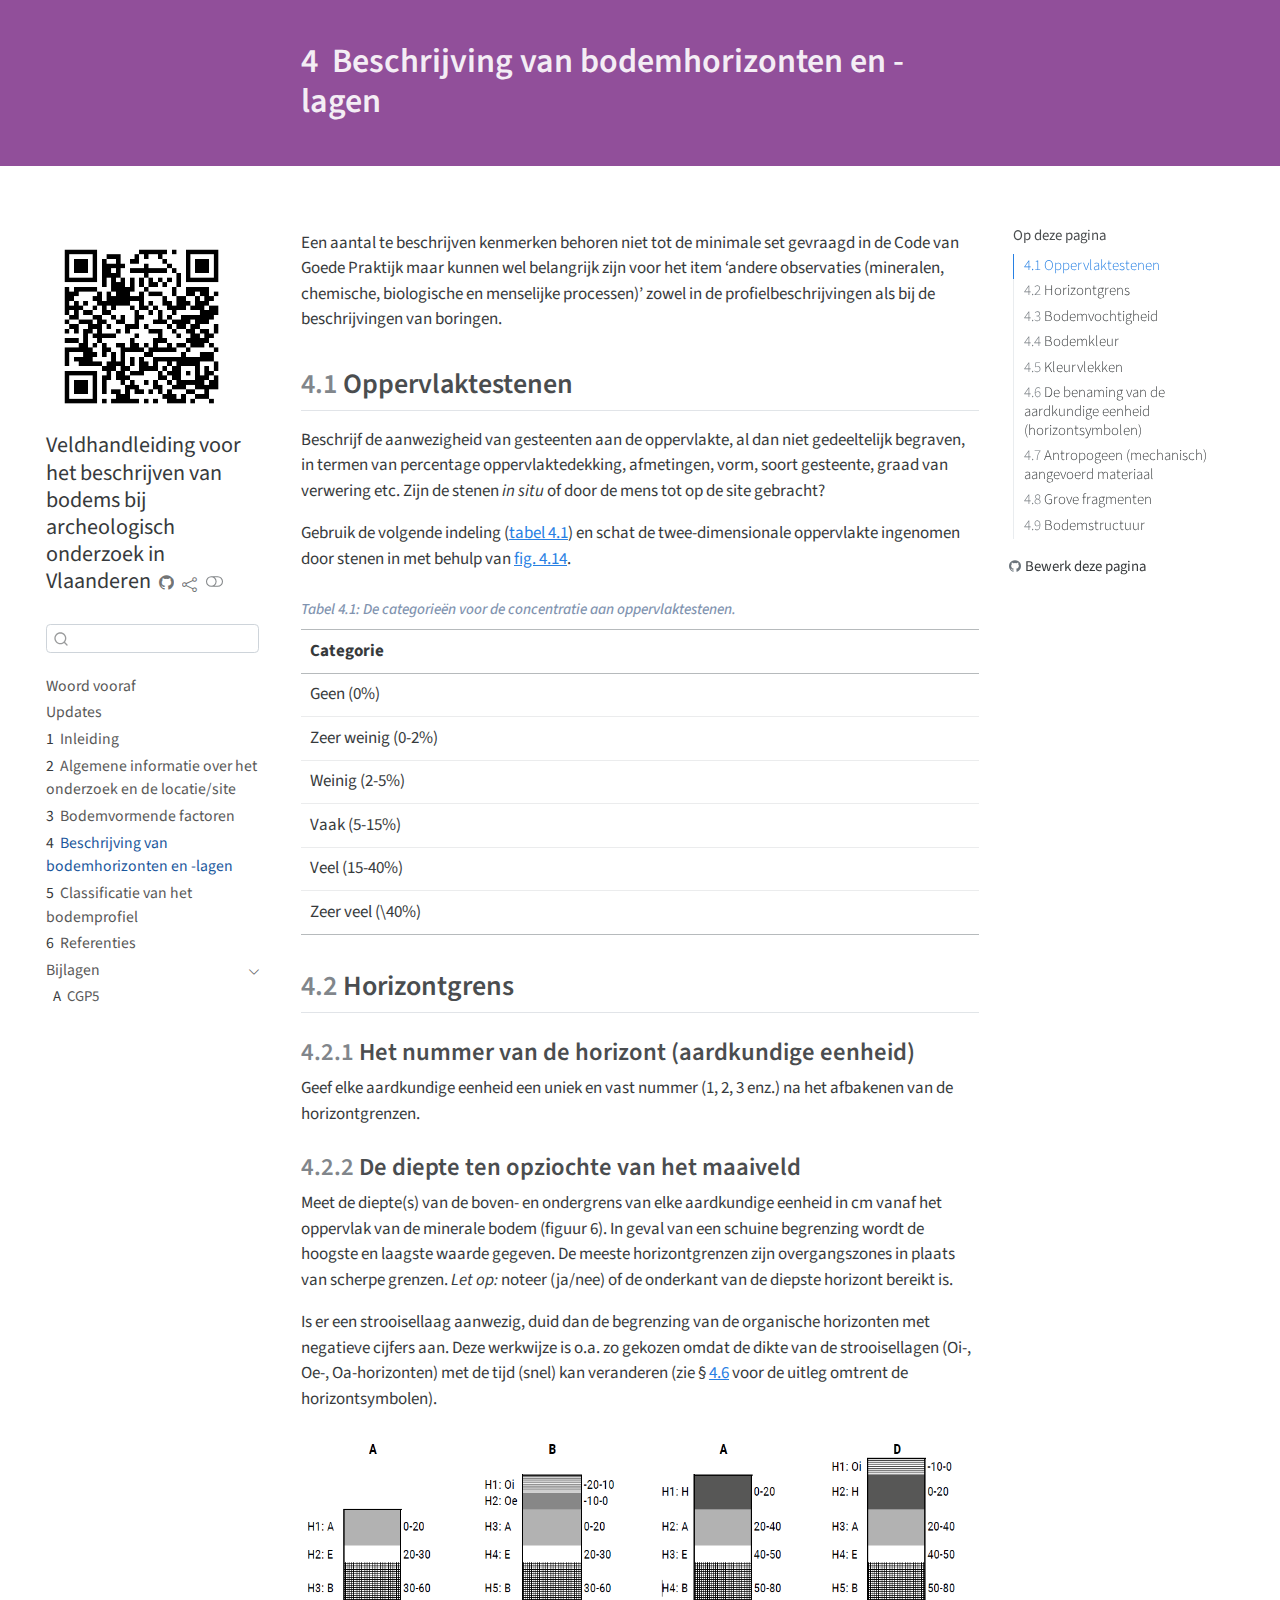
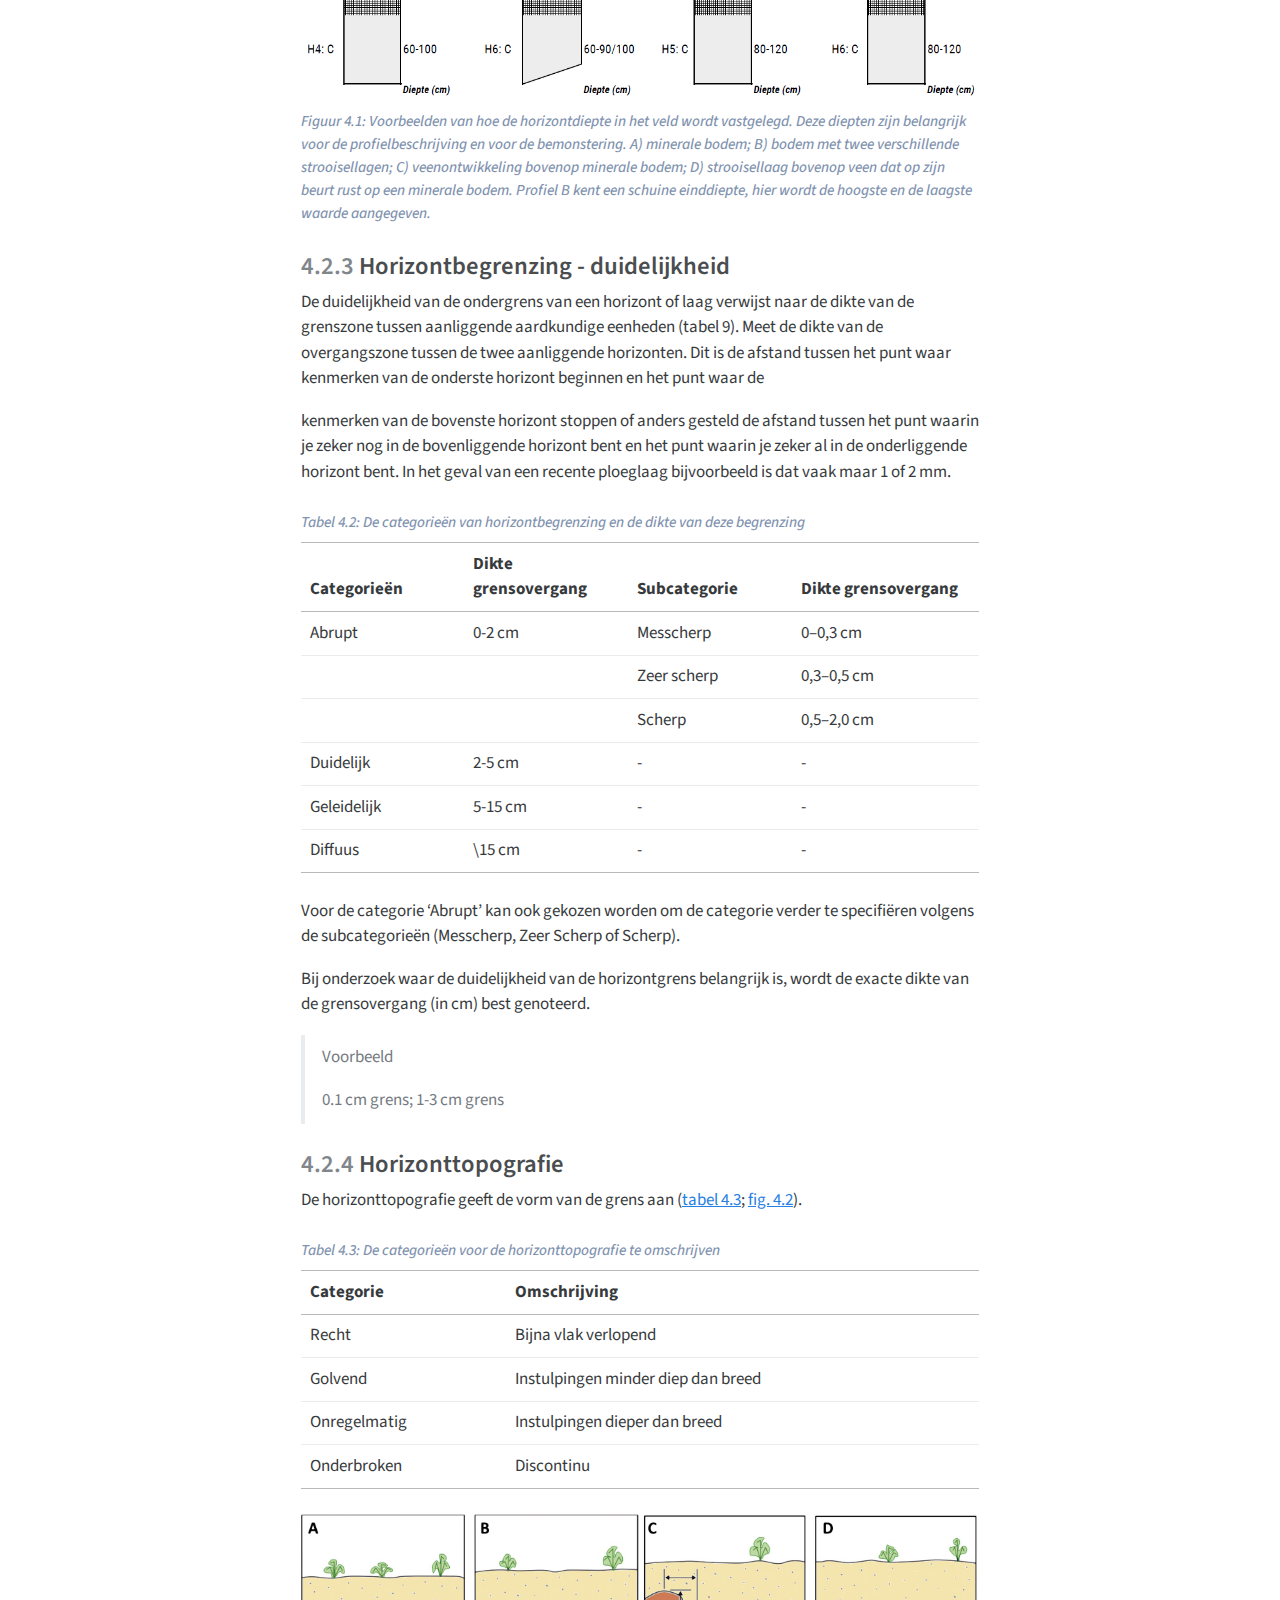
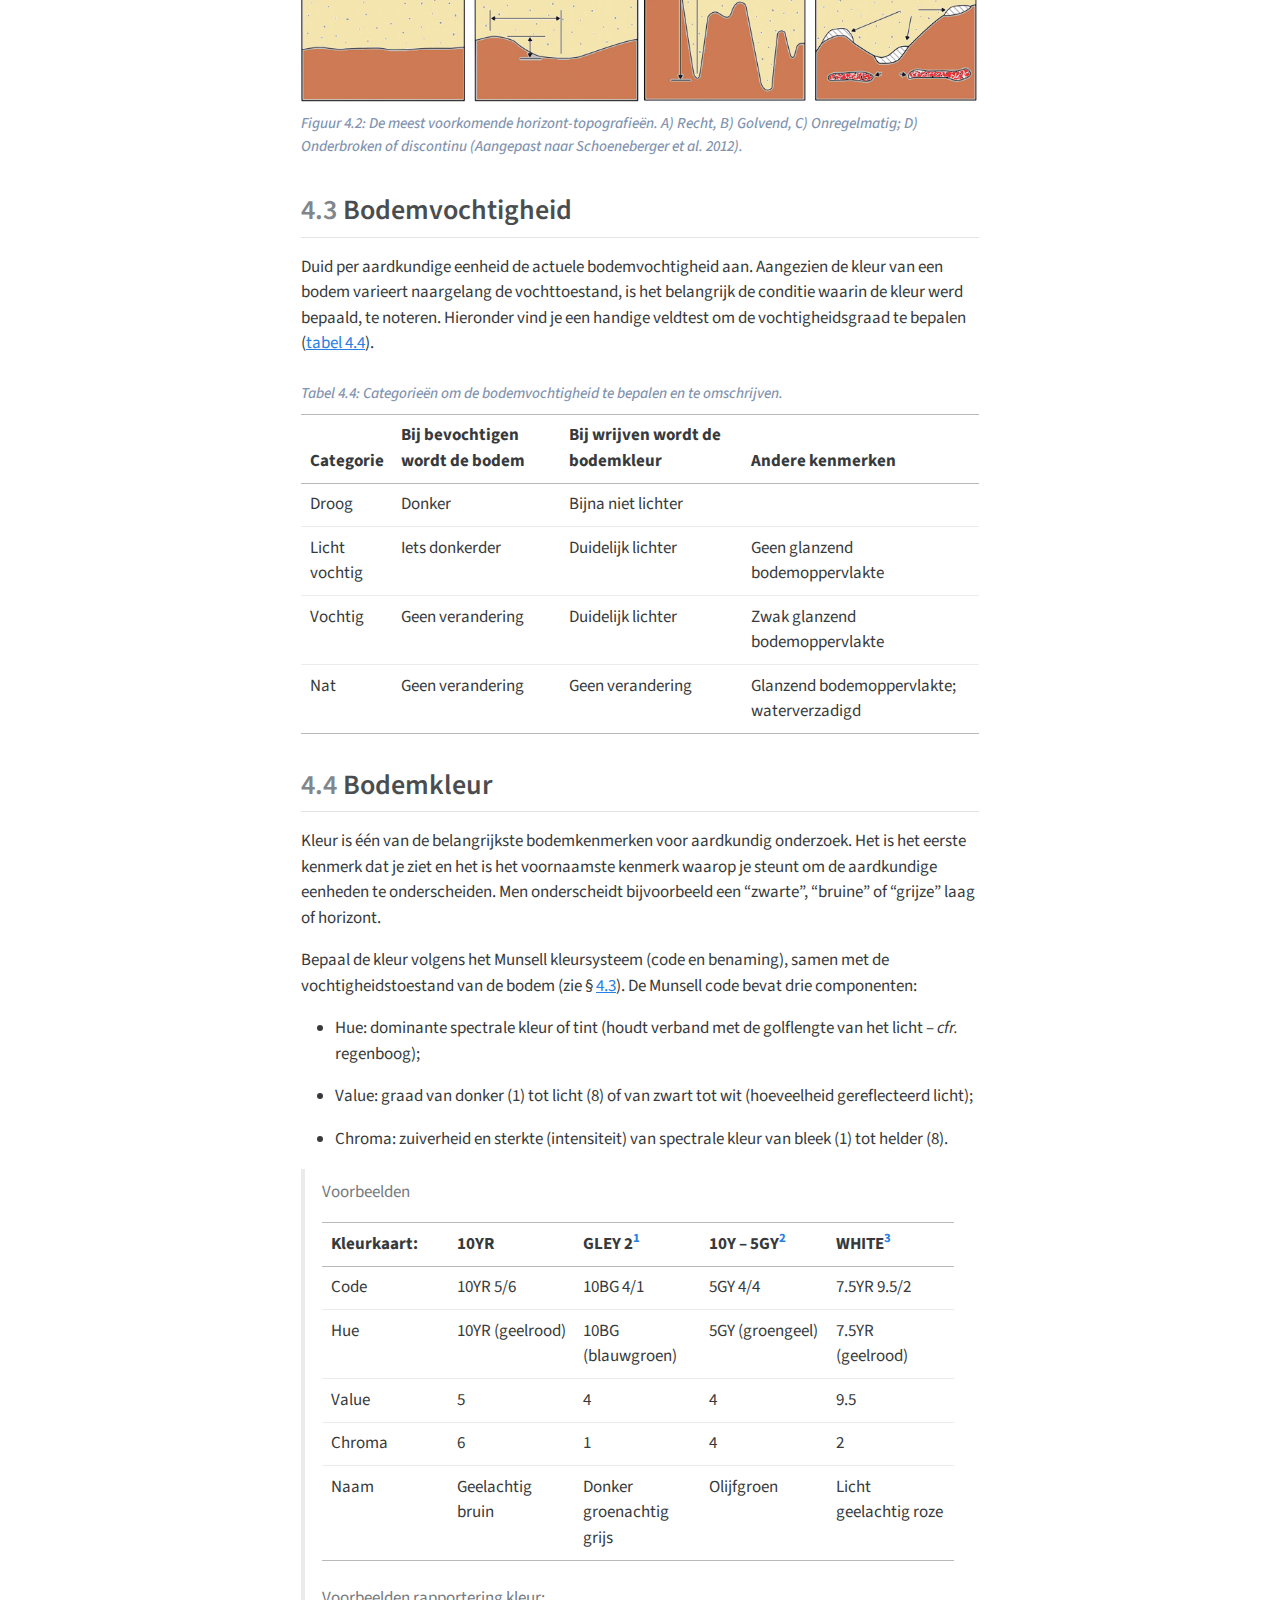
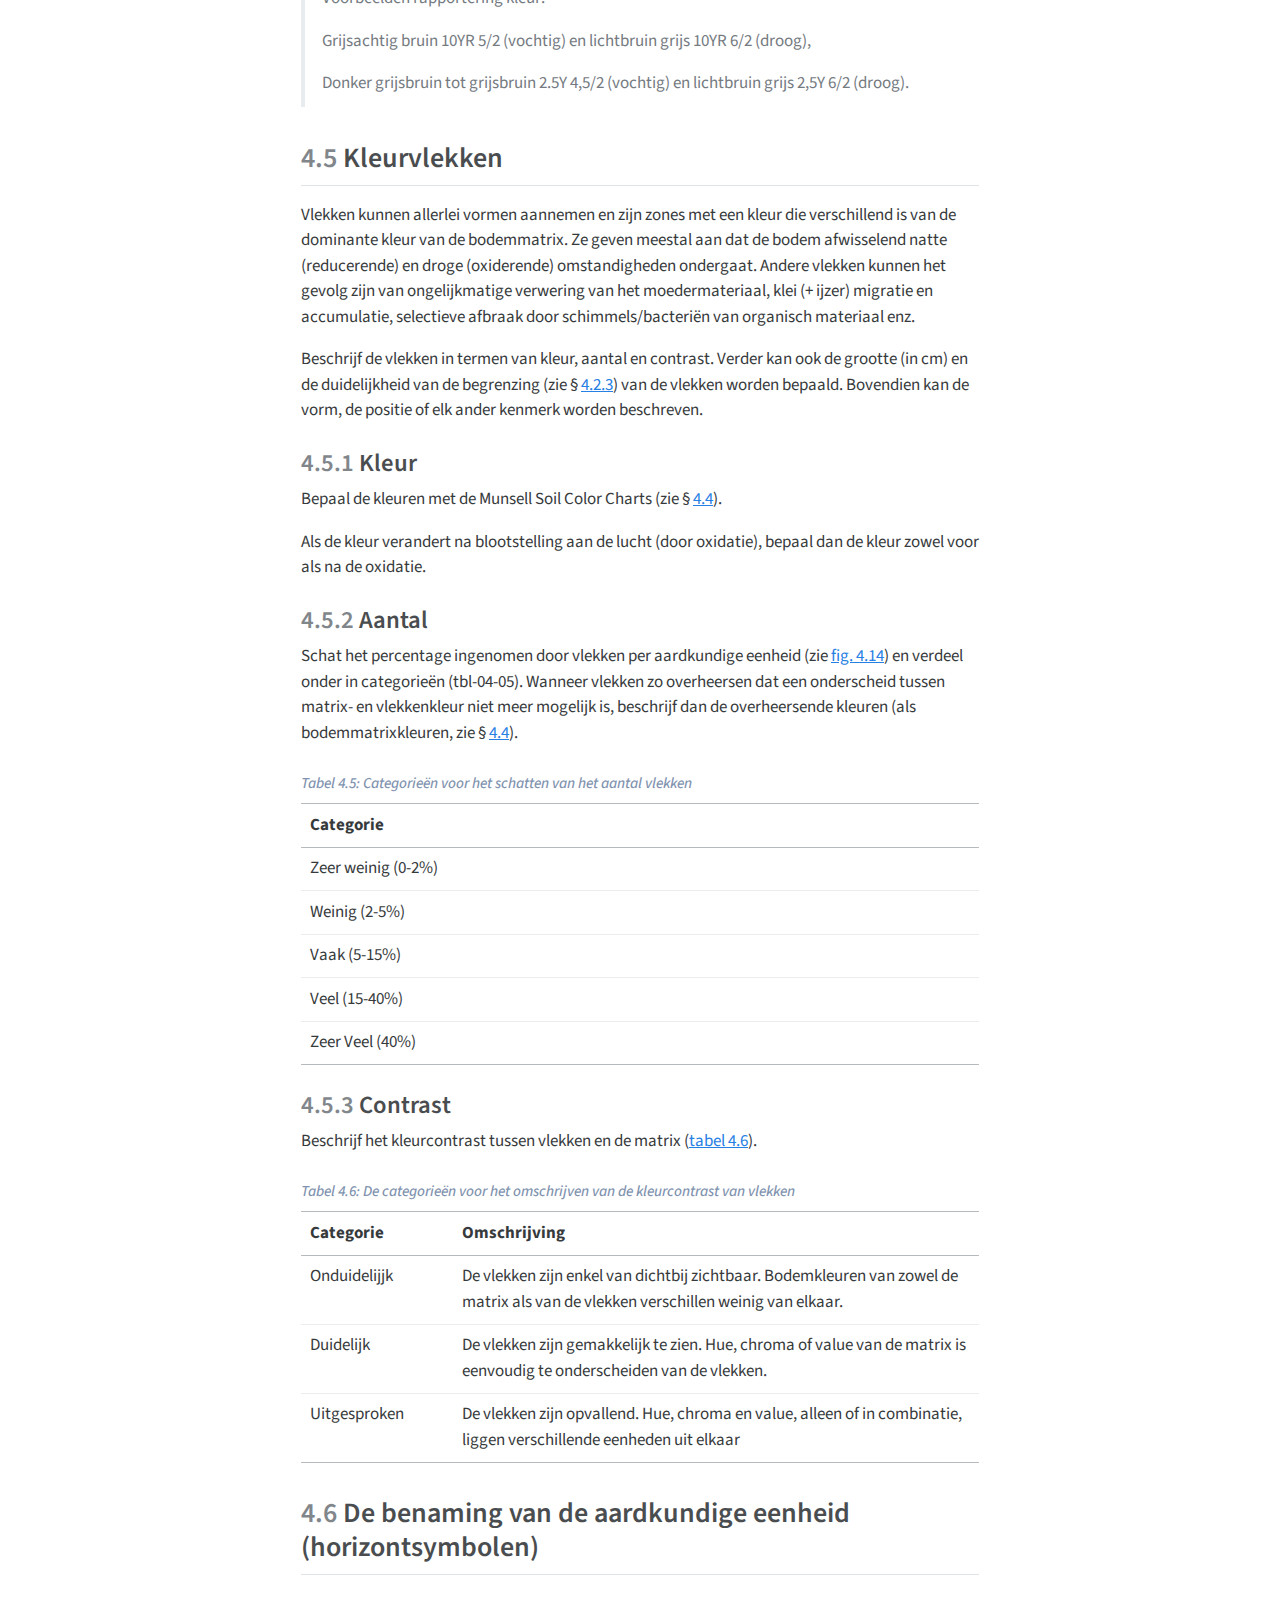
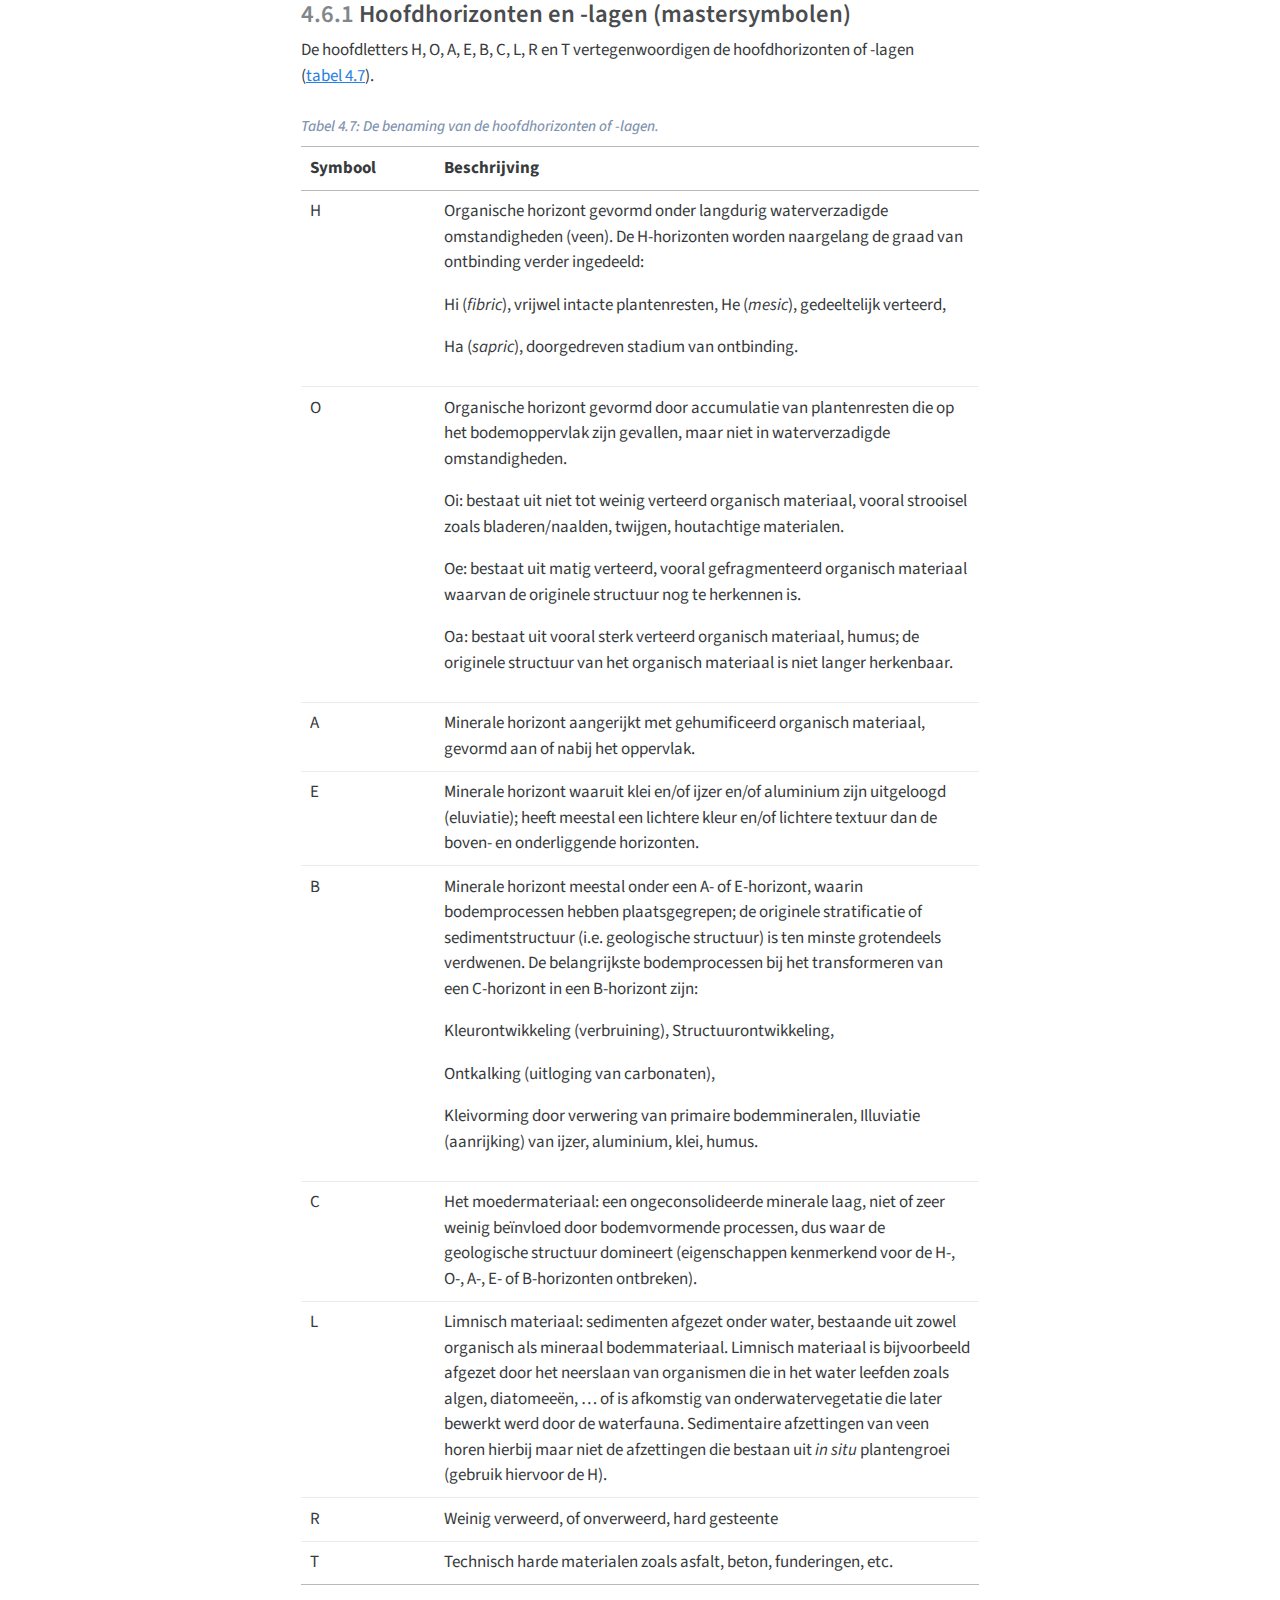
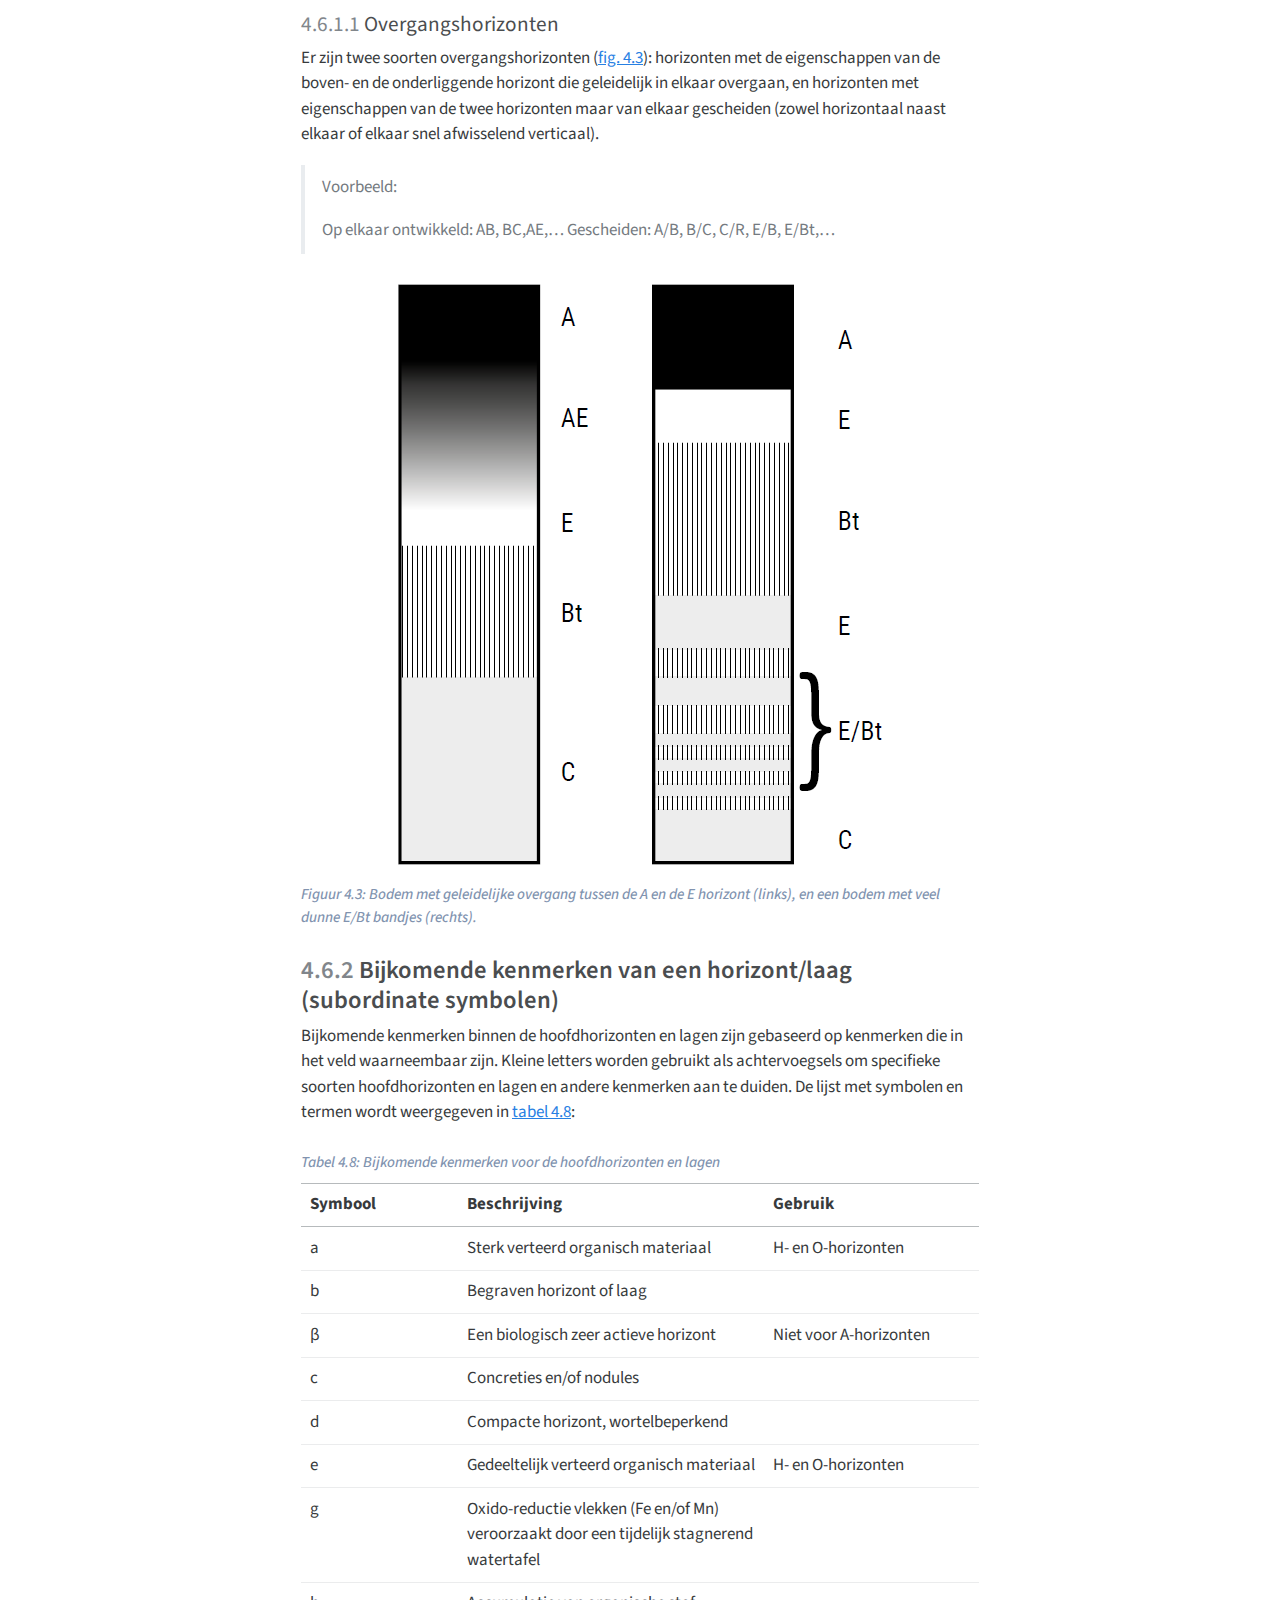
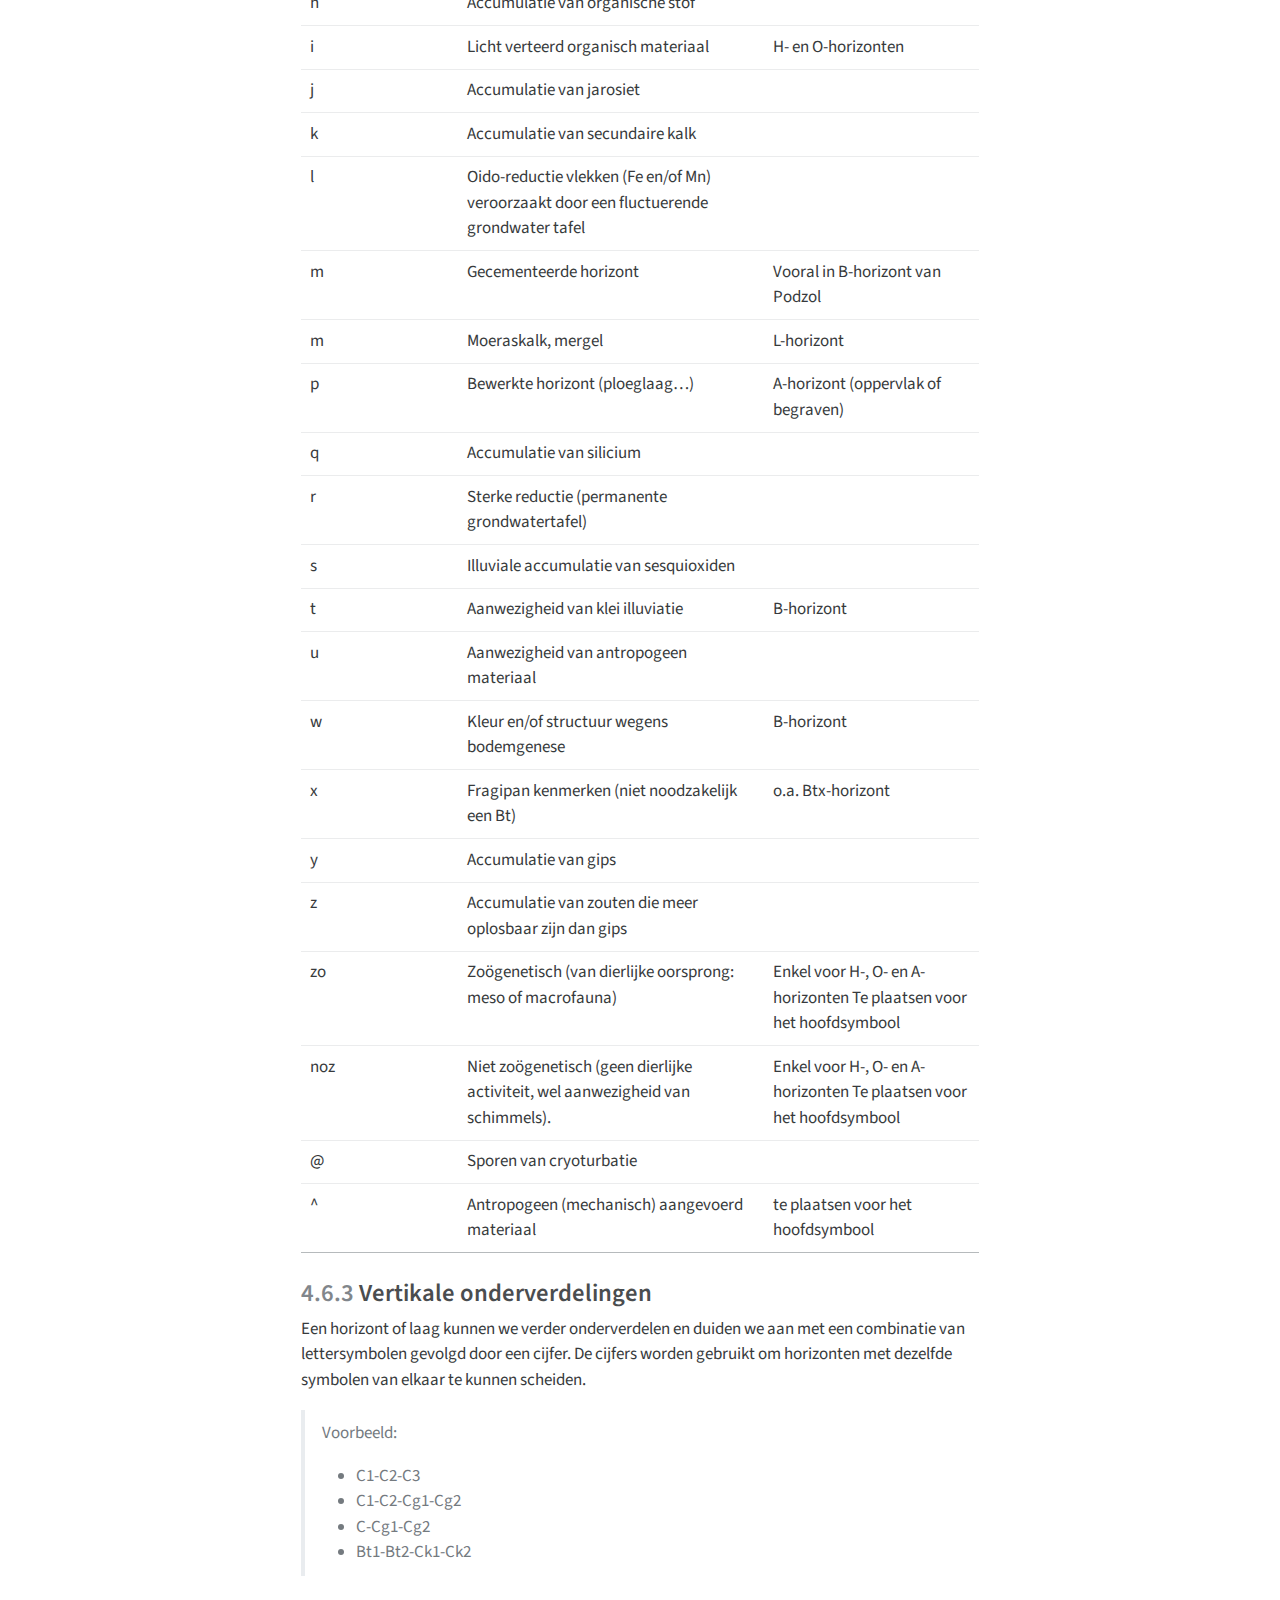
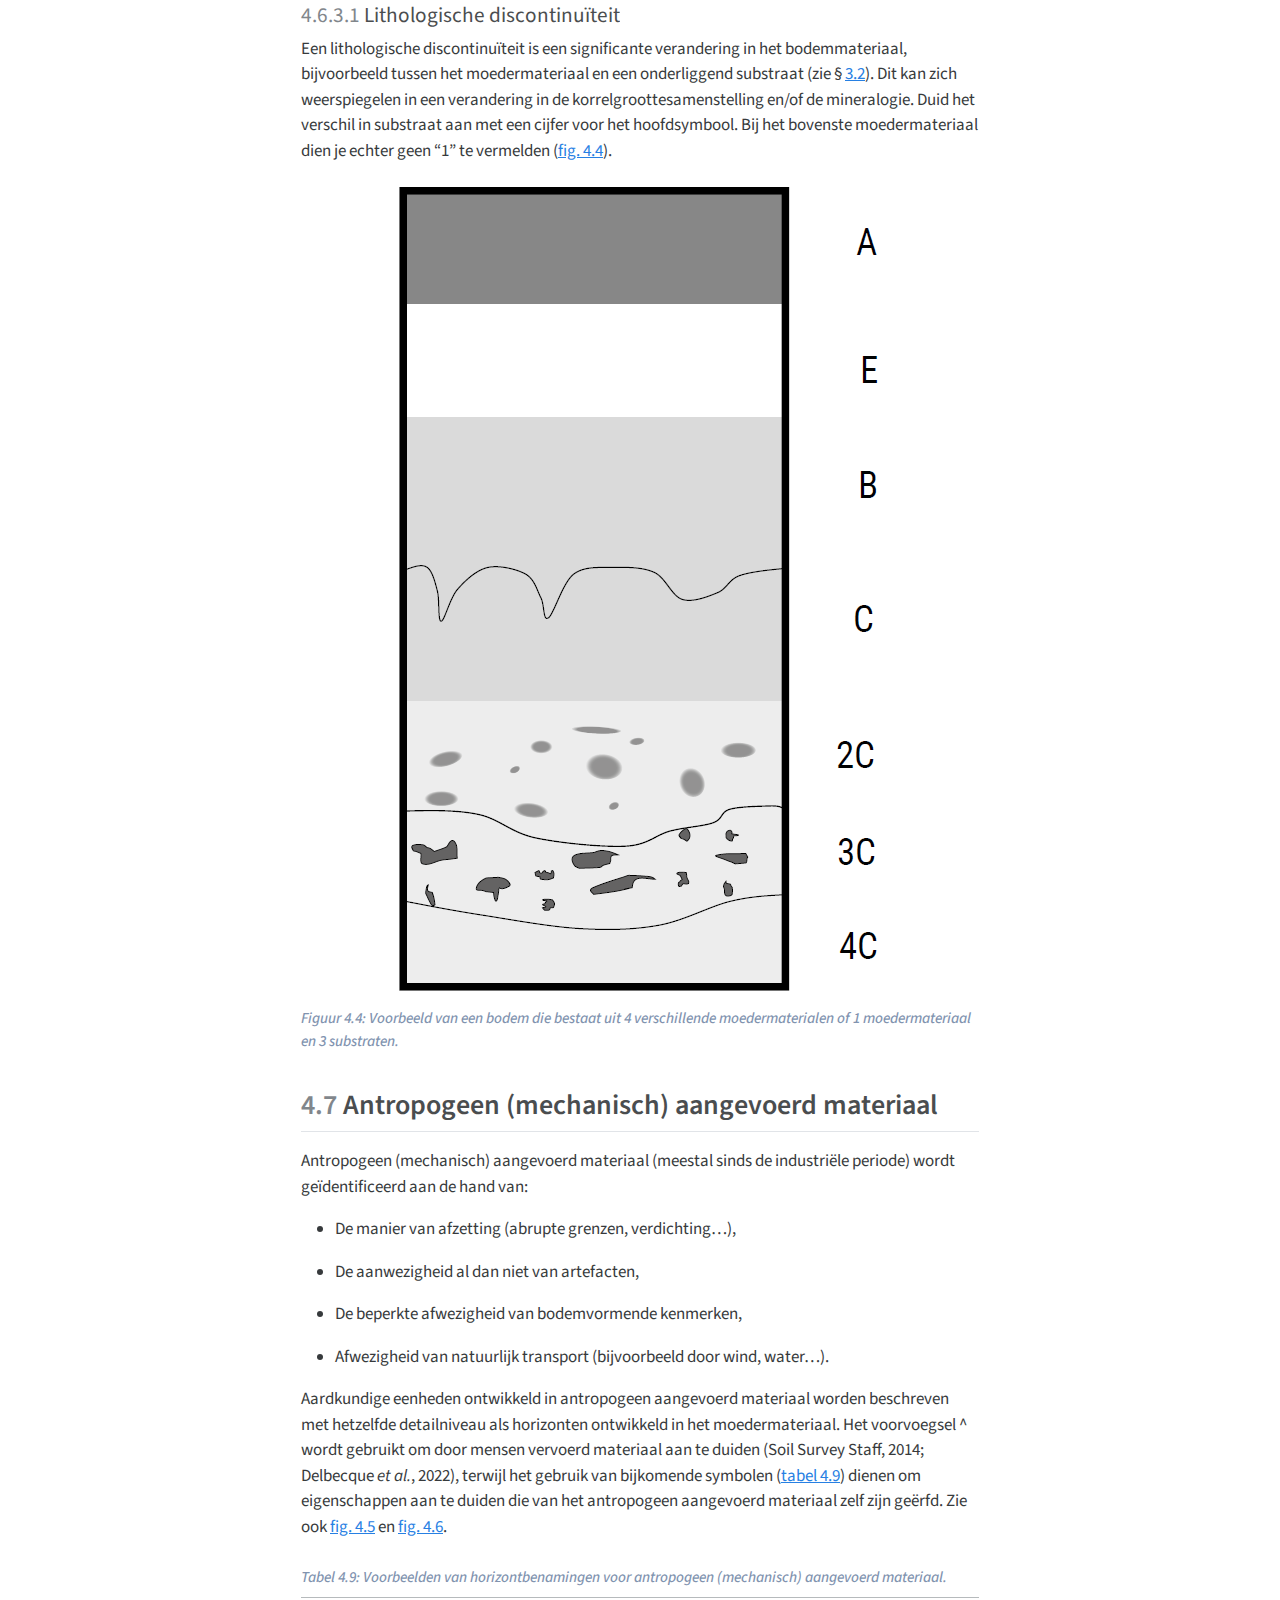
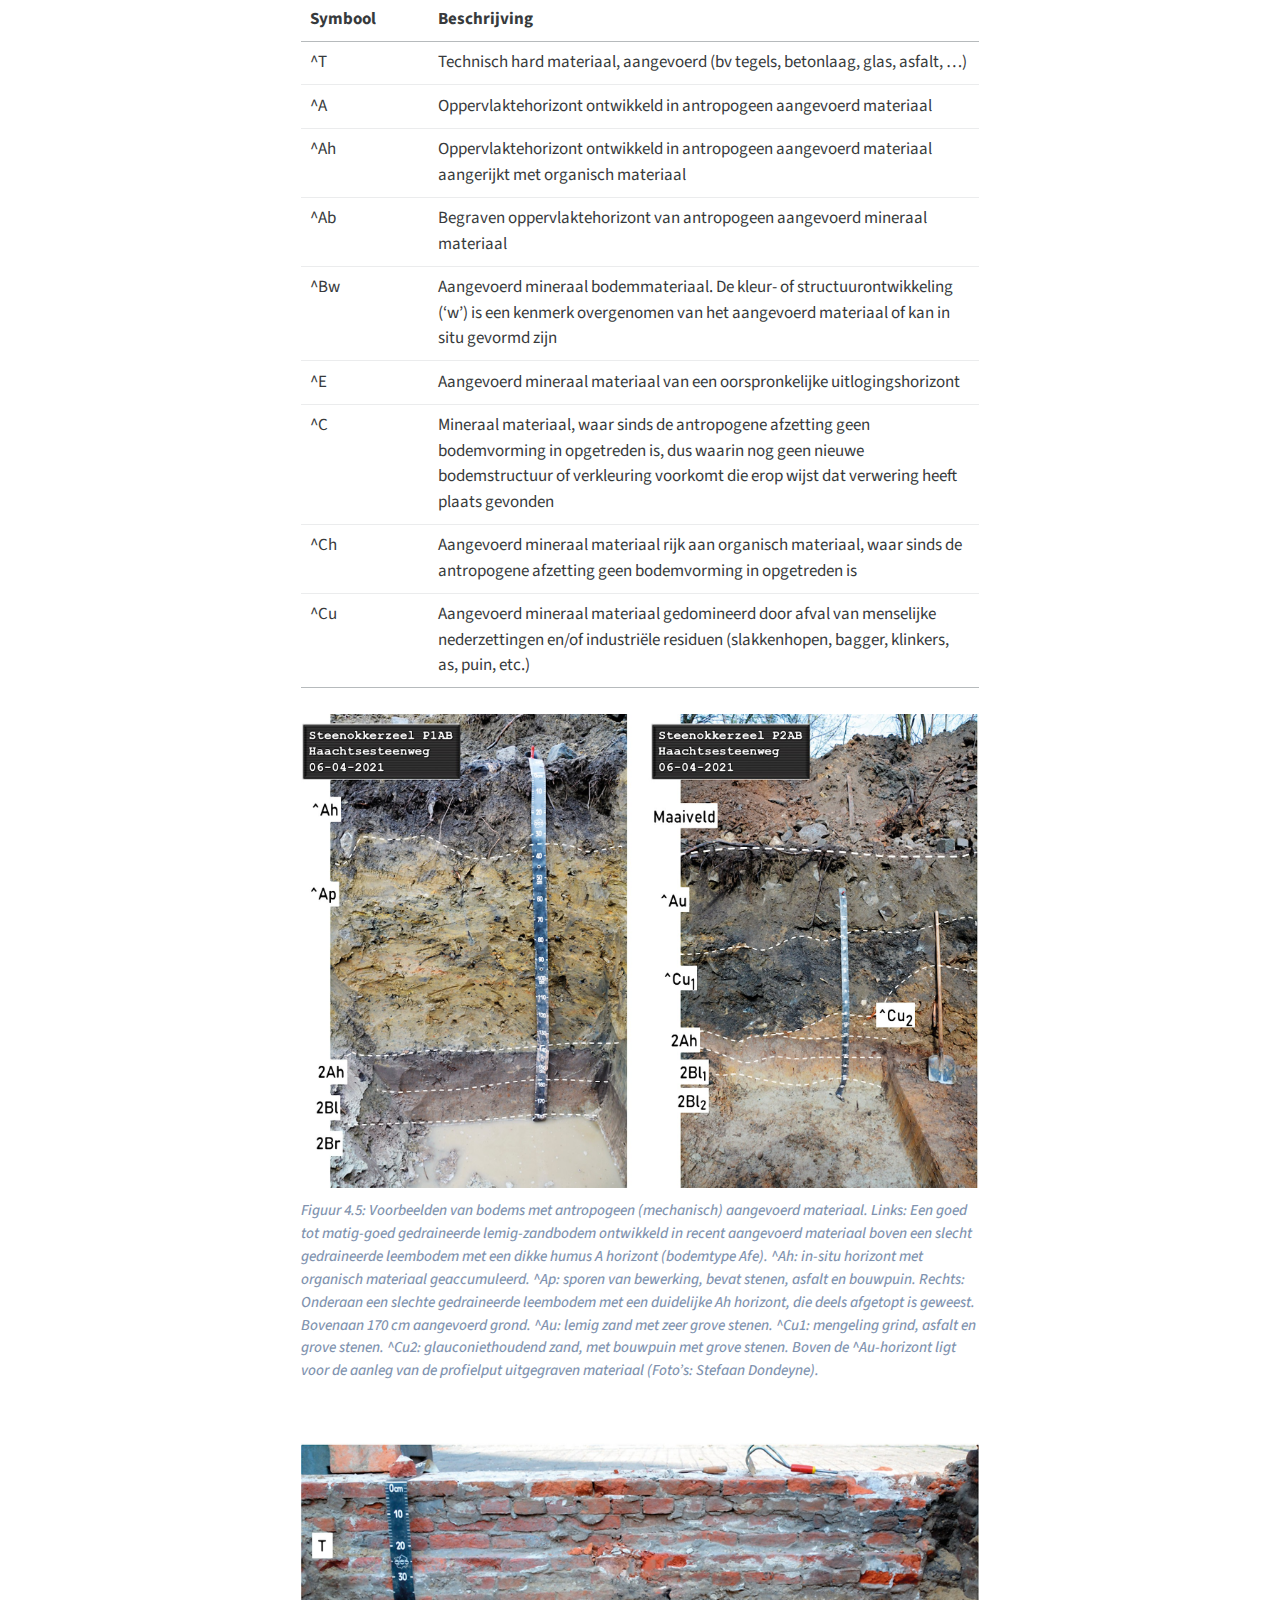
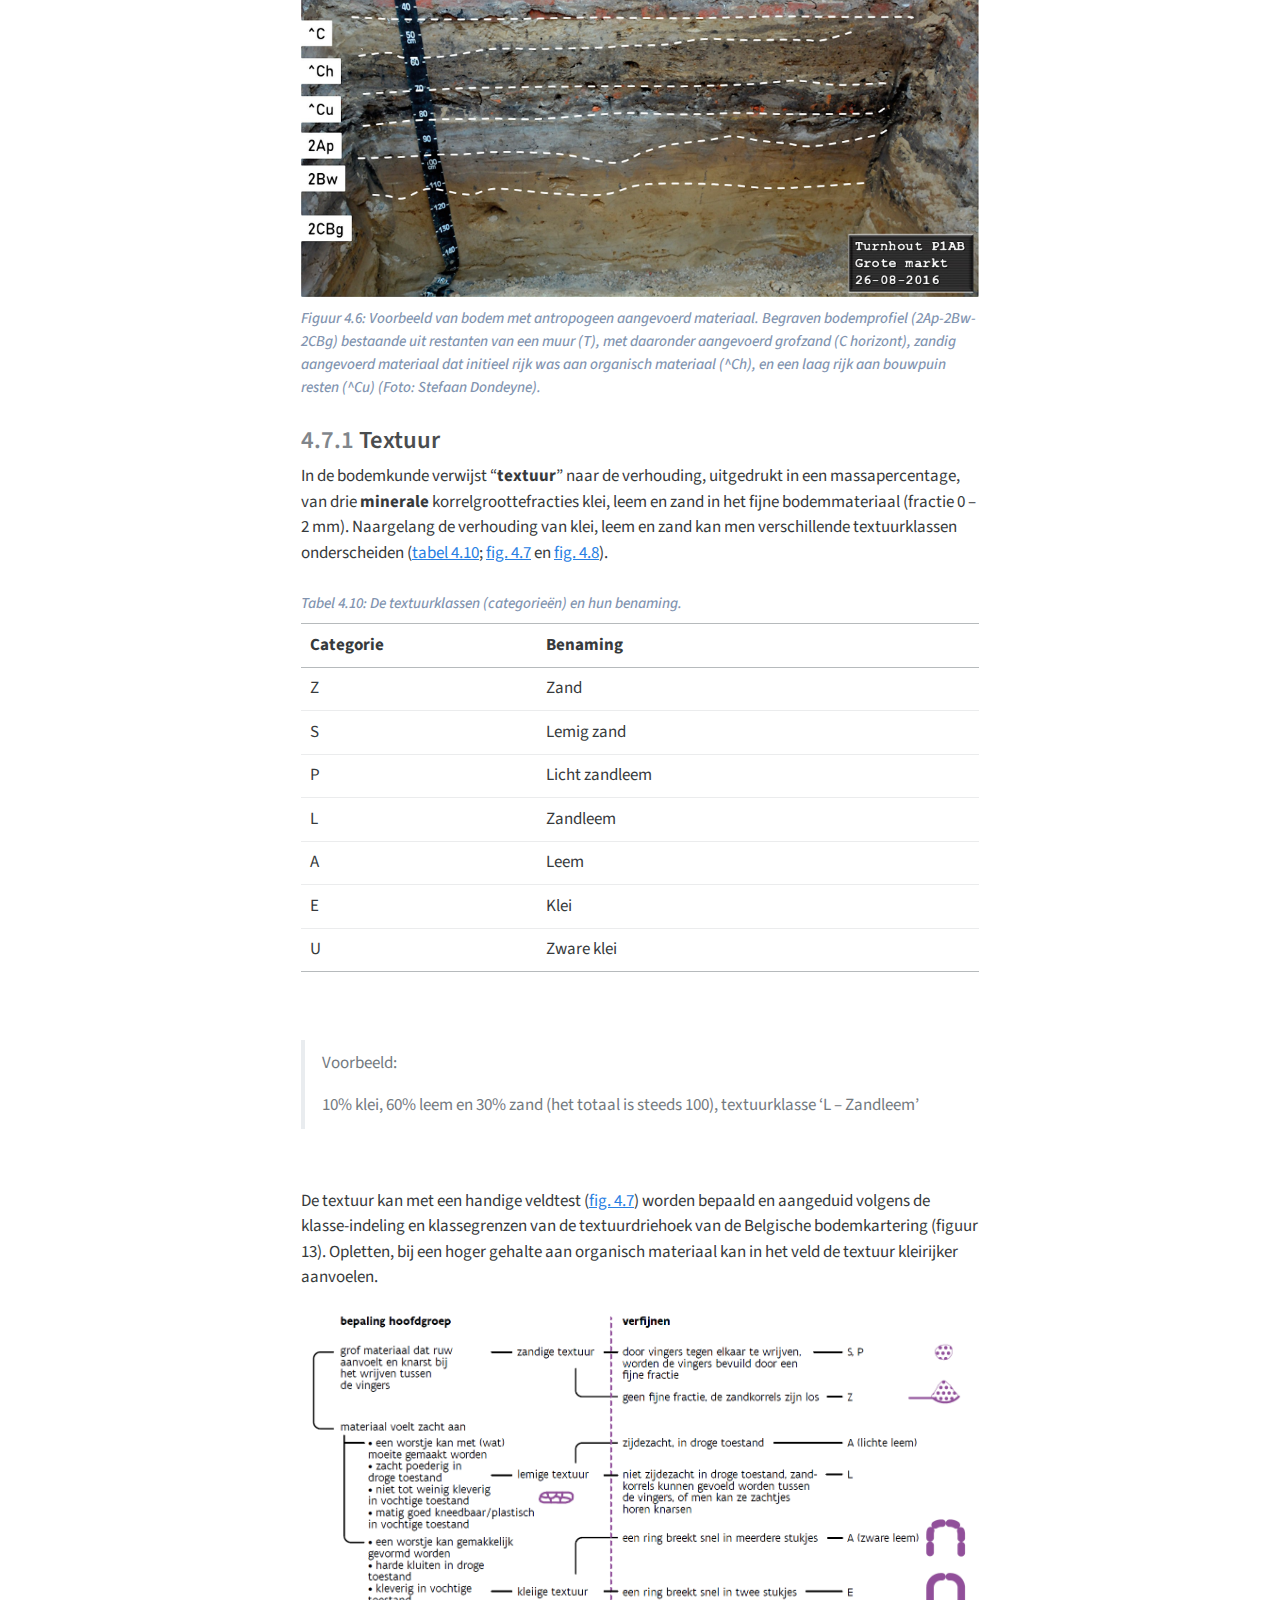
<file: docs/04_bodembeschrijving.html>
<!DOCTYPE html>
<html xmlns="http://www.w3.org/1999/xhtml" lang="nl" xml:lang="nl"><head>

<meta charset="utf-8">
<meta name="generator" content="quarto-1.3.353">

<meta name="viewport" content="width=device-width, initial-scale=1.0, user-scalable=yes">


<title>Veldhandleiding voor het beschrijven van bodems bij archeologisch onderzoek in Vlaanderen - 4&nbsp; Beschrijving van bodemhorizonten en -lagen</title>
<style>
code{white-space: pre-wrap;}
span.smallcaps{font-variant: small-caps;}
div.columns{display: flex; gap: min(4vw, 1.5em);}
div.column{flex: auto; overflow-x: auto;}
div.hanging-indent{margin-left: 1.5em; text-indent: -1.5em;}
ul.task-list{list-style: none;}
ul.task-list li input[type="checkbox"] {
  width: 0.8em;
  margin: 0 0.8em 0.2em -1em; /* quarto-specific, see https://github.com/quarto-dev/quarto-cli/issues/4556 */ 
  vertical-align: middle;
}
</style>


<script src="site_libs/quarto-nav/quarto-nav.js"></script>
<script src="site_libs/quarto-nav/headroom.min.js"></script>
<script src="site_libs/clipboard/clipboard.min.js"></script>
<script src="site_libs/quarto-search/autocomplete.umd.js"></script>
<script src="site_libs/quarto-search/fuse.min.js"></script>
<script src="site_libs/quarto-search/quarto-search.js"></script>
<meta name="quarto:offset" content="./">
<link href="./05_classificatie.html" rel="next">
<link href="./03_bodemvorming.html" rel="prev">
<script src="site_libs/quarto-html/quarto.js"></script>
<script src="site_libs/quarto-html/popper.min.js"></script>
<script src="site_libs/quarto-html/tippy.umd.min.js"></script>
<script src="site_libs/quarto-html/anchor.min.js"></script>
<link href="site_libs/quarto-html/tippy.css" rel="stylesheet">
<link href="site_libs/quarto-html/quarto-syntax-highlighting.css" rel="stylesheet" class="quarto-color-scheme" id="quarto-text-highlighting-styles">
<link href="site_libs/quarto-html/quarto-syntax-highlighting-dark.css" rel="prefetch" class="quarto-color-scheme quarto-color-alternate" id="quarto-text-highlighting-styles">
<script src="site_libs/bootstrap/bootstrap.min.js"></script>
<link href="site_libs/bootstrap/bootstrap-icons.css" rel="stylesheet">
<link href="site_libs/bootstrap/bootstrap.min.css" rel="stylesheet" class="quarto-color-scheme" id="quarto-bootstrap" data-mode="light">
<link href="site_libs/bootstrap/bootstrap-dark.min.css" rel="prefetch" class="quarto-color-scheme quarto-color-alternate" id="quarto-bootstrap" data-mode="dark">
<script id="quarto-search-options" type="application/json">{
  "location": "sidebar",
  "copy-button": false,
  "collapse-after": 3,
  "panel-placement": "start",
  "type": "textbox",
  "limit": 20,
  "language": {
    "search-no-results-text": "Geen resultaat",
    "search-matching-documents-text": "Gevonden documenten",
    "search-copy-link-title": "Kopieer link om te zoeken",
    "search-hide-matches-text": "Extra overeenkomsten verbergen",
    "search-more-match-text": "meer overeenkomst in dit document",
    "search-more-matches-text": "meer overeenkomsten in dit document",
    "search-clear-button-title": "Wissen",
    "search-detached-cancel-button-title": "Annuleren",
    "search-submit-button-title": "Verzenden"
  }
}</script>
<style>

      .quarto-title-block .quarto-title-banner h1,
      .quarto-title-block .quarto-title-banner h2,
      .quarto-title-block .quarto-title-banner h3,
      .quarto-title-block .quarto-title-banner h4,
      .quarto-title-block .quarto-title-banner h5,
      .quarto-title-block .quarto-title-banner h6
      {
        color: white;
      }

      .quarto-title-block .quarto-title-banner {
        color: white;
background: #914f9a;
      }
</style>


<meta name="twitter:title" content="Veldhandleiding voor het beschrijven van bodems bij archeologisch onderzoek in Vlaanderen - 4&nbsp; Beschrijving van bodemhorizonten en -lagen">
<meta name="twitter:description" content="">
<meta name="twitter:image" content="/docs/figuren/cover.jpg">
<meta name="twitter:card" content="summary_large_image">
</head>

<body class="nav-sidebar floating">

<div id="quarto-search-results"></div>
  <header id="quarto-header" class="headroom fixed-top">
  <nav class="quarto-secondary-nav">
    <div class="container-fluid d-flex">
      <button type="button" class="quarto-btn-toggle btn" data-bs-toggle="collapse" data-bs-target="#quarto-sidebar,#quarto-sidebar-glass" aria-controls="quarto-sidebar" aria-expanded="false" aria-label="Schakel zijbalk in" onclick="if (window.quartoToggleHeadroom) { window.quartoToggleHeadroom(); }">
        <i class="bi bi-layout-text-sidebar-reverse"></i>
      </button>
      <nav class="quarto-page-breadcrumbs" aria-label="breadcrumb"><ol class="breadcrumb"><li class="breadcrumb-item"><a href="./04_bodembeschrijving.html"><span class="chapter-number">4</span>&nbsp; <span class="chapter-title">Beschrijving van bodemhorizonten en -lagen</span></a></li></ol></nav>
      <a class="flex-grow-1" role="button" data-bs-toggle="collapse" data-bs-target="#quarto-sidebar,#quarto-sidebar-glass" aria-controls="quarto-sidebar" aria-expanded="false" aria-label="Schakel zijbalk in" onclick="if (window.quartoToggleHeadroom) { window.quartoToggleHeadroom(); }">      
      </a>
      <button type="button" class="btn quarto-search-button" aria-label="Zoeken" onclick="window.quartoOpenSearch();">
        <i class="bi bi-search"></i>
      </button>
    </div>
  </nav>
</header>
<!-- content -->
<header id="title-block-header" class="quarto-title-block default page-columns page-full">
  <div class="quarto-title-banner page-columns page-full">
    <div class="quarto-title column-body">
      <h1 class="title"><span class="chapter-number">4</span>&nbsp; <span class="chapter-title">Beschrijving van bodemhorizonten en -lagen</span></h1>
                      </div>
  </div>
    
  
  <div class="quarto-title-meta">

      
    
      
    </div>
    
  
  </header><div id="quarto-content" class="quarto-container page-columns page-rows-contents page-layout-article">
<!-- sidebar -->
  <nav id="quarto-sidebar" class="sidebar collapse collapse-horizontal sidebar-navigation floating overflow-auto">
    <div class="pt-lg-2 mt-2 text-left sidebar-header sidebar-header-stacked">
      <a href="./index.html" class="sidebar-logo-link">
      <img src="./figuren/qr_bodems.png" alt="" class="sidebar-logo py-0 d-lg-inline d-none">
      </a>
    <div class="sidebar-title mb-0 py-0">
      <a href="./">Veldhandleiding voor het beschrijven van bodems bij archeologisch onderzoek in Vlaanderen</a> 
        <div class="sidebar-tools-main tools-wide">
    <a href="https://github.com/hanecakr/handleidingBeschrijvingBodems/" title="Source Code" class="quarto-navigation-tool px-1" aria-label="Source Code"><i class="bi bi-github"></i></a>
    <div class="dropdown">
      <a href="" title="Share" id="quarto-navigation-tool-dropdown-0" class="quarto-navigation-tool dropdown-toggle px-1" data-bs-toggle="dropdown" aria-expanded="false" aria-label="Share"><i class="bi bi-share"></i></a>
      <ul class="dropdown-menu" aria-labelledby="quarto-navigation-tool-dropdown-0">
          <li>
            <a class="dropdown-item sidebar-tools-main-item" href="https://twitter.com/intent/tweet?url=|url|">
              <i class="bi bi-bi-twitter pe-1"></i>
            Twitter
            </a>
          </li>
          <li>
            <a class="dropdown-item sidebar-tools-main-item" href="https://www.facebook.com/sharer/sharer.php?u=|url|">
              <i class="bi bi-bi-facebook pe-1"></i>
            Facebook
            </a>
          </li>
          <li>
            <a class="dropdown-item sidebar-tools-main-item" href="https://www.linkedin.com/sharing/share-offsite/?url=|url|">
              <i class="bi bi-bi-linkedin pe-1"></i>
            LinkedIn
            </a>
          </li>
      </ul>
    </div>
  <a href="" class="quarto-color-scheme-toggle quarto-navigation-tool  px-1" onclick="window.quartoToggleColorScheme(); return false;" title="Schakel donkere modus in"><i class="bi"></i></a>
</div>
    </div>
      </div>
        <div class="mt-2 flex-shrink-0 align-items-center">
        <div class="sidebar-search">
        <div id="quarto-search" class="" title="Zoeken"></div>
        </div>
        </div>
    <div class="sidebar-menu-container"> 
    <ul class="list-unstyled mt-1">
        <li class="sidebar-item">
  <div class="sidebar-item-container"> 
  <a href="./index.html" class="sidebar-item-text sidebar-link">
 <span class="menu-text">Woord vooraf</span></a>
  </div>
</li>
        <li class="sidebar-item">
  <div class="sidebar-item-container"> 
  <a href="./updates.html" class="sidebar-item-text sidebar-link">
 <span class="menu-text">Updates</span></a>
  </div>
</li>
        <li class="sidebar-item">
  <div class="sidebar-item-container"> 
  <a href="./01_inleiding.html" class="sidebar-item-text sidebar-link">
 <span class="menu-text"><span class="chapter-number">1</span>&nbsp; <span class="chapter-title">Inleiding</span></span></a>
  </div>
</li>
        <li class="sidebar-item">
  <div class="sidebar-item-container"> 
  <a href="./02_algemeneInfo.html" class="sidebar-item-text sidebar-link">
 <span class="menu-text"><span class="chapter-number">2</span>&nbsp; <span class="chapter-title">Algemene informatie over het onderzoek en de locatie/site</span></span></a>
  </div>
</li>
        <li class="sidebar-item">
  <div class="sidebar-item-container"> 
  <a href="./03_bodemvorming.html" class="sidebar-item-text sidebar-link">
 <span class="menu-text"><span class="chapter-number">3</span>&nbsp; <span class="chapter-title">Bodemvormende factoren</span></span></a>
  </div>
</li>
        <li class="sidebar-item">
  <div class="sidebar-item-container"> 
  <a href="./04_bodembeschrijving.html" class="sidebar-item-text sidebar-link active">
 <span class="menu-text"><span class="chapter-number">4</span>&nbsp; <span class="chapter-title">Beschrijving van bodemhorizonten en -lagen</span></span></a>
  </div>
</li>
        <li class="sidebar-item">
  <div class="sidebar-item-container"> 
  <a href="./05_classificatie.html" class="sidebar-item-text sidebar-link">
 <span class="menu-text"><span class="chapter-number">5</span>&nbsp; <span class="chapter-title">Classificatie van het bodemprofiel</span></span></a>
  </div>
</li>
        <li class="sidebar-item">
  <div class="sidebar-item-container"> 
  <a href="./06_literatuur.html" class="sidebar-item-text sidebar-link">
 <span class="menu-text"><span class="chapter-number">6</span>&nbsp; <span class="chapter-title">Referenties</span></span></a>
  </div>
</li>
        <li class="sidebar-item sidebar-item-section">
      <div class="sidebar-item-container"> 
            <a class="sidebar-item-text sidebar-link text-start" data-bs-toggle="collapse" data-bs-target="#quarto-sidebar-section-1" aria-expanded="true">
 <span class="menu-text">Bijlagen</span></a>
          <a class="sidebar-item-toggle text-start" data-bs-toggle="collapse" data-bs-target="#quarto-sidebar-section-1" aria-expanded="true" aria-label="Schakel sectie">
            <i class="bi bi-chevron-right ms-2"></i>
          </a> 
      </div>
      <ul id="quarto-sidebar-section-1" class="collapse list-unstyled sidebar-section depth1 show">  
          <li class="sidebar-item">
  <div class="sidebar-item-container"> 
  <a href="./99_CGP5.html" class="sidebar-item-text sidebar-link">
 <span class="menu-text"><span class="chapter-number">A</span>&nbsp; <span class="chapter-title">CGP5</span></span></a>
  </div>
</li>
      </ul>
  </li>
    </ul>
    </div>
</nav>
<div id="quarto-sidebar-glass" data-bs-toggle="collapse" data-bs-target="#quarto-sidebar,#quarto-sidebar-glass"></div>
<!-- margin-sidebar -->
    <div id="quarto-margin-sidebar" class="sidebar margin-sidebar">
        <nav id="TOC" role="doc-toc" class="toc-active">
    <h2 id="toc-title">Op deze pagina</h2>
   
  <ul>
  <li><a href="#oppervlaktestenen" id="toc-oppervlaktestenen" class="nav-link active" data-scroll-target="#oppervlaktestenen"><span class="header-section-number">4.1</span> Oppervlaktestenen</a></li>
  <li><a href="#horizontgrens" id="toc-horizontgrens" class="nav-link" data-scroll-target="#horizontgrens"><span class="header-section-number">4.2</span> Horizontgrens</a>
  <ul>
  <li><a href="#het-nummer-van-de-horizont-aardkundige-eenheid" id="toc-het-nummer-van-de-horizont-aardkundige-eenheid" class="nav-link" data-scroll-target="#het-nummer-van-de-horizont-aardkundige-eenheid"><span class="header-section-number">4.2.1</span> Het nummer van de horizont (aardkundige eenheid)</a></li>
  <li><a href="#de-diepte-ten-opziochte-van-het-maaiveld" id="toc-de-diepte-ten-opziochte-van-het-maaiveld" class="nav-link" data-scroll-target="#de-diepte-ten-opziochte-van-het-maaiveld"><span class="header-section-number">4.2.2</span> De diepte ten opziochte van het maaiveld</a></li>
  <li><a href="#horizontbegrenzing" id="toc-horizontbegrenzing" class="nav-link" data-scroll-target="#horizontbegrenzing"><span class="header-section-number">4.2.3</span> Horizontbegrenzing - duidelijkheid</a></li>
  <li><a href="#horizonttopografie" id="toc-horizonttopografie" class="nav-link" data-scroll-target="#horizonttopografie"><span class="header-section-number">4.2.4</span> Horizonttopografie</a></li>
  </ul></li>
  <li><a href="#bodemvochtigheid" id="toc-bodemvochtigheid" class="nav-link" data-scroll-target="#bodemvochtigheid"><span class="header-section-number">4.3</span> Bodemvochtigheid</a></li>
  <li><a href="#bodemkleur" id="toc-bodemkleur" class="nav-link" data-scroll-target="#bodemkleur"><span class="header-section-number">4.4</span> Bodemkleur</a></li>
  <li><a href="#kleurvlekken" id="toc-kleurvlekken" class="nav-link" data-scroll-target="#kleurvlekken"><span class="header-section-number">4.5</span> Kleurvlekken</a>
  <ul>
  <li><a href="#kleur" id="toc-kleur" class="nav-link" data-scroll-target="#kleur"><span class="header-section-number">4.5.1</span> Kleur</a></li>
  <li><a href="#aantal" id="toc-aantal" class="nav-link" data-scroll-target="#aantal"><span class="header-section-number">4.5.2</span> Aantal</a></li>
  <li><a href="#contrast" id="toc-contrast" class="nav-link" data-scroll-target="#contrast"><span class="header-section-number">4.5.3</span> Contrast</a></li>
  </ul></li>
  <li><a href="#de-benaming-van-de-aardkundige-eenheid-horizontsymbolen" id="toc-de-benaming-van-de-aardkundige-eenheid-horizontsymbolen" class="nav-link" data-scroll-target="#de-benaming-van-de-aardkundige-eenheid-horizontsymbolen"><span class="header-section-number">4.6</span> De benaming van de aardkundige eenheid (horizontsymbolen)</a>
  <ul>
  <li><a href="#benaming" id="toc-benaming" class="nav-link" data-scroll-target="#benaming"><span class="header-section-number">4.6.1</span> Hoofdhorizonten en -lagen (mastersymbolen)</a>
  <ul class="collapse">
  <li><a href="#overgangshorizonten" id="toc-overgangshorizonten" class="nav-link" data-scroll-target="#overgangshorizonten"><span class="header-section-number">4.6.1.1</span> Overgangshorizonten</a></li>
  </ul></li>
  <li><a href="#bijkomende-kenmerken-van-een-horizontlaag-subordinate-symbolen" id="toc-bijkomende-kenmerken-van-een-horizontlaag-subordinate-symbolen" class="nav-link" data-scroll-target="#bijkomende-kenmerken-van-een-horizontlaag-subordinate-symbolen"><span class="header-section-number">4.6.2</span> Bijkomende kenmerken van een horizont/laag (subordinate symbolen)</a></li>
  <li><a href="#vertikale-onderverdelingen" id="toc-vertikale-onderverdelingen" class="nav-link" data-scroll-target="#vertikale-onderverdelingen"><span class="header-section-number">4.6.3</span> Vertikale onderverdelingen</a>
  <ul class="collapse">
  <li><a href="#lithologische-discontinuïteit" id="toc-lithologische-discontinuïteit" class="nav-link" data-scroll-target="#lithologische-discontinuïteit"><span class="header-section-number">4.6.3.1</span> Lithologische discontinuïteit</a></li>
  </ul></li>
  </ul></li>
  <li><a href="#antropogeen-mechanisch-aangevoerd-materiaal" id="toc-antropogeen-mechanisch-aangevoerd-materiaal" class="nav-link" data-scroll-target="#antropogeen-mechanisch-aangevoerd-materiaal"><span class="header-section-number">4.7</span> Antropogeen (mechanisch) aangevoerd materiaal</a>
  <ul>
  <li><a href="#textuur" id="toc-textuur" class="nav-link" data-scroll-target="#textuur"><span class="header-section-number">4.7.1</span> Textuur</a></li>
  <li><a href="#aanwezigheid-van-kleihuidjes" id="toc-aanwezigheid-van-kleihuidjes" class="nav-link" data-scroll-target="#aanwezigheid-van-kleihuidjes"><span class="header-section-number">4.7.2</span> Aanwezigheid van kleihuidjes</a></li>
  </ul></li>
  <li><a href="#grove-fragmenten" id="toc-grove-fragmenten" class="nav-link" data-scroll-target="#grove-fragmenten"><span class="header-section-number">4.8</span> Grove fragmenten</a>
  <ul>
  <li><a href="#type-fragmenten" id="toc-type-fragmenten" class="nav-link" data-scroll-target="#type-fragmenten"><span class="header-section-number">4.8.1</span> Type fragmenten</a></li>
  <li><a href="#distributieverspreiding-van-de-grove-fractie-in-het-profiel" id="toc-distributieverspreiding-van-de-grove-fractie-in-het-profiel" class="nav-link" data-scroll-target="#distributieverspreiding-van-de-grove-fractie-in-het-profiel"><span class="header-section-number">4.8.2</span> Distributie/verspreiding van de grove fractie in het profiel</a></li>
  <li><a href="#cappings-en-pendants" id="toc-cappings-en-pendants" class="nav-link" data-scroll-target="#cappings-en-pendants"><span class="header-section-number">4.8.3</span> Cappings en pendants</a>
  <ul class="collapse">
  <li><a href="#cappings" id="toc-cappings" class="nav-link" data-scroll-target="#cappings"><span class="header-section-number">4.8.3.1</span> Cappings</a></li>
  <li><a href="#pendants" id="toc-pendants" class="nav-link" data-scroll-target="#pendants"><span class="header-section-number">4.8.3.2</span> Pendants</a></li>
  </ul></li>
  </ul></li>
  <li><a href="#bodemstructuur" id="toc-bodemstructuur" class="nav-link" data-scroll-target="#bodemstructuur"><span class="header-section-number">4.9</span> Bodemstructuur</a>
  <ul>
  <li><a href="#types-van-bodemstructuur" id="toc-types-van-bodemstructuur" class="nav-link" data-scroll-target="#types-van-bodemstructuur"><span class="header-section-number">4.9.0.1</span> Types van bodemstructuur</a></li>
  <li><a href="#de-afmetingen" id="toc-de-afmetingen" class="nav-link" data-scroll-target="#de-afmetingen"><span class="header-section-number">4.9.0.2</span> De afmetingen</a></li>
  <li><a href="#de-graad-van-structuurontwikkeling" id="toc-de-graad-van-structuurontwikkeling" class="nav-link" data-scroll-target="#de-graad-van-structuurontwikkeling"><span class="header-section-number">4.9.0.3</span> De graad van structuurontwikkeling</a></li>
  <li><a href="#samengestelde-structuur" id="toc-samengestelde-structuur" class="nav-link" data-scroll-target="#samengestelde-structuur"><span class="header-section-number">4.9.0.4</span> Samengestelde structuur</a></li>
  <li><a href="#cementatie" id="toc-cementatie" class="nav-link" data-scroll-target="#cementatie"><span class="header-section-number">4.9.1</span> Cementatie</a></li>
  <li><a href="#compactie" id="toc-compactie" class="nav-link" data-scroll-target="#compactie"><span class="header-section-number">4.9.2</span> Compactie</a></li>
  <li><a href="#levende-wortels" id="toc-levende-wortels" class="nav-link" data-scroll-target="#levende-wortels"><span class="header-section-number">4.9.3</span> Levende wortels</a>
  <ul class="collapse">
  <li><a href="#aantal-1" id="toc-aantal-1" class="nav-link" data-scroll-target="#aantal-1"><span class="header-section-number">4.9.3.1</span> Aantal</a></li>
  </ul></li>
  <li><a href="#sporen-van-dierenactiviteit" id="toc-sporen-van-dierenactiviteit" class="nav-link" data-scroll-target="#sporen-van-dierenactiviteit"><span class="header-section-number">4.9.4</span> Sporen van dierenactiviteit</a>
  <ul class="collapse">
  <li><a href="#type-van-dierenactiviteit" id="toc-type-van-dierenactiviteit" class="nav-link" data-scroll-target="#type-van-dierenactiviteit"><span class="header-section-number">4.9.4.1</span> Type van dierenactiviteit</a></li>
  <li><a href="#concentratie" id="toc-concentratie" class="nav-link" data-scroll-target="#concentratie"><span class="header-section-number">4.9.4.2</span> Concentratie</a></li>
  <li><a href="#toestand" id="toc-toestand" class="nav-link" data-scroll-target="#toestand"><span class="header-section-number">4.9.4.3</span> Toestand</a></li>
  <li><a href="#geassocieerde-kennmerken" id="toc-geassocieerde-kennmerken" class="nav-link" data-scroll-target="#geassocieerde-kennmerken"><span class="header-section-number">4.9.4.4</span> Geassocieerde kennmerken</a></li>
  </ul></li>
  <li><a href="#kalkreactie-met-hcl-carbonaten" id="toc-kalkreactie-met-hcl-carbonaten" class="nav-link" data-scroll-target="#kalkreactie-met-hcl-carbonaten"><span class="header-section-number">4.9.5</span> Kalkreactie met HCl (carbonaten)</a></li>
  <li><a href="#accumulatie-van-ijzer-en-mangaan" id="toc-accumulatie-van-ijzer-en-mangaan" class="nav-link" data-scroll-target="#accumulatie-van-ijzer-en-mangaan"><span class="header-section-number">4.9.6</span> Accumulatie van ijzer en mangaan</a></li>
  </ul></li>
  </ul>
<div class="toc-actions"><div><i class="bi bi-github"></i></div><div class="action-links"><p><a href="https://github.com/hanecakr/handleidingBeschrijvingBodems/edit/main/04_bodembeschrijving.qmd" class="toc-action">Bewerk deze pagina</a></p></div></div></nav>
    </div>
<!-- main -->
<main class="content quarto-banner-title-block" id="quarto-document-content">




<p>Een aantal te beschrijven kenmerken behoren niet tot de minimale set gevraagd in de Code van Goede Praktijk maar kunnen wel belangrijk zijn voor het item ‘andere observaties (mineralen, chemische, biologische en menselijke processen)’ zowel in de profielbeschrijvingen als bij de beschrijvingen van boringen.</p>
<section id="oppervlaktestenen" class="level2" data-number="4.1">
<h2 data-number="4.1" class="anchored" data-anchor-id="oppervlaktestenen"><span class="header-section-number">4.1</span> Oppervlaktestenen</h2>
<p>Beschrijf de aanwezigheid van gesteenten aan de oppervlakte, al dan niet gedeeltelijk begraven, in termen van percentage oppervlaktedekking, afmetingen, vorm, soort gesteente, graad van verwering etc. Zijn de stenen <em>in situ</em> of door de mens tot op de site gebracht?</p>
<p>Gebruik de volgende indeling (<a href="#tbl-04-01">tabel&nbsp;<span>4.1</span></a>) en schat de twee-dimensionale oppervlakte ingenomen door stenen in met behulp van <a href="#fig-04-14">fig.&nbsp;<span>4.14</span></a>.</p>
<div id="tbl-04-01" class="anchored">
<table class="table">
<caption>Tabel&nbsp;4.1: De categorieën voor de concentratie aan oppervlaktestenen.</caption>
<thead>
<tr class="header">
<th>Categorie</th>
</tr>
</thead>
<tbody>
<tr class="odd">
<td>Geen (0%)</td>
</tr>
<tr class="even">
<td>Zeer weinig (0-2%)</td>
</tr>
<tr class="odd">
<td>Weinig (2-5%)</td>
</tr>
<tr class="even">
<td>Vaak (5-15%)</td>
</tr>
<tr class="odd">
<td>Veel (15-40%)</td>
</tr>
<tr class="even">
<td>Zeer veel (\40%)</td>
</tr>
</tbody>
</table>
</div>
</section>
<section id="horizontgrens" class="level2" data-number="4.2">
<h2 data-number="4.2" class="anchored" data-anchor-id="horizontgrens"><span class="header-section-number">4.2</span> Horizontgrens</h2>
<section id="het-nummer-van-de-horizont-aardkundige-eenheid" class="level3" data-number="4.2.1">
<h3 data-number="4.2.1" class="anchored" data-anchor-id="het-nummer-van-de-horizont-aardkundige-eenheid"><span class="header-section-number">4.2.1</span> Het nummer van de horizont (aardkundige eenheid)</h3>
<p>Geef elke aardkundige eenheid een uniek en vast nummer (1, 2, 3 enz.) na het afbakenen van de horizontgrenzen.</p>
</section>
<section id="de-diepte-ten-opziochte-van-het-maaiveld" class="level3" data-number="4.2.2">
<h3 data-number="4.2.2" class="anchored" data-anchor-id="de-diepte-ten-opziochte-van-het-maaiveld"><span class="header-section-number">4.2.2</span> De diepte ten opziochte van het maaiveld</h3>
<p>Meet de diepte(s) van de boven- en ondergrens van elke aardkundige eenheid in cm vanaf het oppervlak van de minerale bodem (figuur 6). In geval van een schuine begrenzing wordt de hoogste en laagste waarde gegeven. De meeste horizontgrenzen zijn overgangszones in plaats van scherpe grenzen. <em>Let op:</em> noteer (ja/nee) of de onderkant van de diepste horizont bereikt is.</p>
<p>Is er een strooisellaag aanwezig, duid dan de begrenzing van de organische horizonten met negatieve cijfers aan. Deze werkwijze is o.a. zo gekozen omdat de dikte van de strooisellagen (Oi-, Oe-, Oa-horizonten) met de tijd (snel) kan veranderen (zie § <a href="#benaming">4.6</a> voor de uitleg omtrent de horizontsymbolen).</p>
<div id="fig-04-01" class="quarto-figure quarto-figure-center anchored">
<figure class="figure">
<p><img src="figuren/image21.png" class="img-fluid figure-img"></p>
<figcaption class="figure-caption">Figuur&nbsp;4.1: Voorbeelden van hoe de horizontdiepte in het veld wordt vastgelegd. Deze diepten zijn belangrijk voor de profielbeschrijving en voor de bemonstering. A) minerale bodem; B) bodem met twee verschillende strooisellagen; C) veenontwikkeling bovenop minerale bodem; D) strooisellaag bovenop veen dat op zijn beurt rust op een minerale bodem. Profiel B kent een schuine einddiepte, hier wordt de hoogste en de laagste waarde aangegeven.</figcaption>
</figure>
</div>
</section>
<section id="horizontbegrenzing" class="level3" data-number="4.2.3">
<h3 data-number="4.2.3" class="anchored" data-anchor-id="horizontbegrenzing"><span class="header-section-number">4.2.3</span> Horizontbegrenzing - duidelijkheid</h3>
<p>De duidelijkheid van de ondergrens van een horizont of laag verwijst naar de dikte van de grenszone tussen aanliggende aardkundige eenheden (tabel 9). Meet de dikte van de overgangszone tussen de twee aanliggende horizonten. Dit is de afstand tussen het punt waar kenmerken van de onderste horizont beginnen en het punt waar de</p>
<p>kenmerken van de bovenste horizont stoppen of anders gesteld de afstand tussen het punt waarin je zeker nog in de bovenliggende horizont bent en het punt waarin je zeker al in de onderliggende horizont bent. In het geval van een recente ploeglaag bijvoorbeeld is dat vaak maar 1 of 2 mm.</p>
<div id="tbl-04-02" class="anchored">
<table class="table">
<caption>Tabel&nbsp;4.2: De categorieën van horizontbegrenzing en de dikte van deze begrenzing </caption>
<colgroup>
<col style="width: 22%">
<col style="width: 22%">
<col style="width: 22%">
<col style="width: 25%">
</colgroup>
<thead>
<tr class="header">
<th>Categorieën</th>
<th>Dikte grensovergang</th>
<th>Subcategorie</th>
<th>Dikte grensovergang</th>
</tr>
</thead>
<tbody>
<tr class="odd">
<td>Abrupt</td>
<td>0-2 cm</td>
<td>Messcherp</td>
<td>0–0,3 cm</td>
</tr>
<tr class="even">
<td></td>
<td></td>
<td>Zeer scherp</td>
<td>0,3–0,5 cm</td>
</tr>
<tr class="odd">
<td></td>
<td></td>
<td>Scherp</td>
<td>0,5–2,0 cm</td>
</tr>
<tr class="even">
<td>Duidelijk</td>
<td>2-5 cm</td>
<td>-</td>
<td>-</td>
</tr>
<tr class="odd">
<td>Geleidelijk</td>
<td>5-15 cm</td>
<td>-</td>
<td>-</td>
</tr>
<tr class="even">
<td>Diffuus</td>
<td>\15 cm</td>
<td>-</td>
<td>-</td>
</tr>
</tbody>
</table>
</div>
<p>Voor de categorie ‘Abrupt’ kan ook gekozen worden om de categorie verder te specifiëren volgens de subcategorieën (Messcherp, Zeer Scherp of Scherp).</p>
<p>Bij onderzoek waar de duidelijkheid van de horizontgrens belangrijk is, wordt de exacte dikte van de grensovergang (in cm) best genoteerd.</p>
<blockquote class="blockquote">
<p>Voorbeeld</p>
<p>0.1 cm grens; 1-3 cm grens</p>
</blockquote>
</section>
<section id="horizonttopografie" class="level3" data-number="4.2.4">
<h3 data-number="4.2.4" class="anchored" data-anchor-id="horizonttopografie"><span class="header-section-number">4.2.4</span> Horizonttopografie</h3>
<p>De horizonttopografie geeft de vorm van de grens aan (<a href="#tbl-04-03">tabel&nbsp;<span>4.3</span></a>; <a href="#fig-04-02">fig.&nbsp;<span>4.2</span></a>).</p>
<div id="tbl-04-03" class="anchored">
<table class="table">
<caption>Tabel&nbsp;4.3: De categorieën voor de horizonttopografie te omschrijven</caption>
<thead>
<tr class="header">
<th>Categorie</th>
<th>Omschrijving</th>
</tr>
</thead>
<tbody>
<tr class="odd">
<td>Recht</td>
<td>Bijna vlak verlopend</td>
</tr>
<tr class="even">
<td>Golvend</td>
<td>Instulpingen minder diep dan breed</td>
</tr>
<tr class="odd">
<td>Onregelmatig</td>
<td>Instulpingen dieper dan breed</td>
</tr>
<tr class="even">
<td>Onderbroken</td>
<td>Discontinu</td>
</tr>
</tbody>
</table>
</div>
<div id="fig-04-02" class="quarto-figure quarto-figure-center anchored">
<figure class="figure">
<p><img src="figuren/image27.jpeg" class="img-fluid figure-img"></p>
<figcaption class="figure-caption">Figuur&nbsp;4.2: De meest voorkomende horizont-topografieën. A) Recht, B) Golvend, C) Onregelmatig; D) Onderbroken of discontinu (Aangepast naar Schoeneberger et al.&nbsp;2012).</figcaption>
</figure>
</div>
</section>
</section>
<section id="bodemvochtigheid" class="level2" data-number="4.3">
<h2 data-number="4.3" class="anchored" data-anchor-id="bodemvochtigheid"><span class="header-section-number">4.3</span> Bodemvochtigheid</h2>
<p>Duid per aardkundige eenheid de actuele bodemvochtigheid aan. Aangezien de kleur van een bodem varieert naargelang de vochttoestand, is het belangrijk de conditie waarin de kleur werd bepaald, te noteren. Hieronder vind je een handige veldtest om de vochtigheidsgraad te bepalen (<a href="#tbl-04-04">tabel&nbsp;<span>4.4</span></a>).</p>
<div id="tbl-04-04" class="anchored">
<table class="table">
<caption>Tabel&nbsp;4.4: Categorieën om de bodemvochtigheid te bepalen en te omschrijven.</caption>
<colgroup>
<col style="width: 12%">
<col style="width: 25%">
<col style="width: 27%">
<col style="width: 35%">
</colgroup>
<thead>
<tr class="header">
<th>Categorie</th>
<th>Bij bevochtigen wordt de bodem</th>
<th>Bij wrijven wordt de bodemkleur</th>
<th>Andere kenmerken</th>
</tr>
</thead>
<tbody>
<tr class="odd">
<td>Droog</td>
<td>Donker</td>
<td>Bijna niet lichter</td>
<td></td>
</tr>
<tr class="even">
<td>Licht vochtig</td>
<td>Iets donkerder</td>
<td>Duidelijk lichter</td>
<td>Geen glanzend bodemoppervlakte</td>
</tr>
<tr class="odd">
<td>Vochtig</td>
<td>Geen verandering</td>
<td>Duidelijk lichter</td>
<td>Zwak glanzend bodemoppervlakte</td>
</tr>
<tr class="even">
<td>Nat</td>
<td>Geen verandering</td>
<td>Geen verandering</td>
<td>Glanzend bodemoppervlakte; waterverzadigd</td>
</tr>
</tbody>
</table>
</div>
</section>
<section id="bodemkleur" class="level2" data-number="4.4">
<h2 data-number="4.4" class="anchored" data-anchor-id="bodemkleur"><span class="header-section-number">4.4</span> Bodemkleur</h2>
<p>Kleur is één van de belangrijkste bodemkenmerken voor aardkundig onderzoek. Het is het eerste kenmerk dat je ziet en het is het voornaamste kenmerk waarop je steunt om de aardkundige eenheden te onderscheiden. Men onderscheidt bijvoorbeeld een “zwarte”, “bruine” of “grijze” laag of horizont.</p>
<p>Bepaal de kleur volgens het Munsell kleursysteem (code en benaming), samen met de vochtigheidstoestand van de bodem (zie § <a href="#bodemvochtigheid">4.3</a>). De Munsell code bevat drie componenten:</p>
<ul>
<li><p>Hue: dominante spectrale kleur of tint (houdt verband met de golflengte van het licht – <em>cfr.</em> regenboog);</p></li>
<li><p>Value: graad van donker (1) tot licht (8) of van zwart tot wit (hoeveelheid gereflecteerd licht);</p></li>
<li><p>Chroma: zuiverheid en sterkte (intensiteit) van spectrale kleur van bleek (1) tot helder (8).</p></li>
</ul>
<blockquote class="blockquote">
<p>Voorbeelden</p>
<table class="table">
<colgroup>
<col style="width: 19%">
<col style="width: 19%">
<col style="width: 19%">
<col style="width: 19%">
<col style="width: 19%">
</colgroup>
<thead>
<tr class="header">
<th>Kleurkaart:</th>
<th>10YR</th>
<th>GLEY 2<a href="#fn1" class="footnote-ref" id="fnref1" role="doc-noteref"><sup>1</sup></a></th>
<th>10Y – 5GY<a href="#fn2" class="footnote-ref" id="fnref2" role="doc-noteref"><sup>2</sup></a></th>
<th>WHITE<a href="#fn3" class="footnote-ref" id="fnref3" role="doc-noteref"><sup>3</sup></a></th>
</tr>
</thead>
<tbody>
<tr class="odd">
<td>Code</td>
<td>10YR 5/6</td>
<td>10BG 4/1</td>
<td>5GY 4/4</td>
<td>7.5YR 9.5/2</td>
</tr>
<tr class="even">
<td>Hue</td>
<td>10YR (geelrood)</td>
<td>10BG (blauwgroen)</td>
<td>5GY (groengeel)</td>
<td>7.5YR (geelrood)</td>
</tr>
<tr class="odd">
<td>Value</td>
<td>5</td>
<td>4</td>
<td>4</td>
<td>9.5</td>
</tr>
<tr class="even">
<td>Chroma</td>
<td>6</td>
<td>1</td>
<td>4</td>
<td>2</td>
</tr>
<tr class="odd">
<td>Naam</td>
<td>Geelachtig bruin</td>
<td>Donker groenachtig grijs</td>
<td>Olijfgroen</td>
<td>Licht geelachtig roze</td>
</tr>
</tbody>
</table>
<p>Voorbeelden rapportering kleur:</p>
<p>Grijsachtig bruin 10YR 5/2 (vochtig) en lichtbruin grijs 10YR 6/2 (droog),</p>
<p>Donker grijsbruin tot grijsbruin 2.5Y 4,5/2 (vochtig) en lichtbruin grijs 2,5Y 6/2 (droog).</p>
</blockquote>
</section>
<section id="kleurvlekken" class="level2" data-number="4.5">
<h2 data-number="4.5" class="anchored" data-anchor-id="kleurvlekken"><span class="header-section-number">4.5</span> Kleurvlekken</h2>
<p>Vlekken kunnen allerlei vormen aannemen en zijn zones met een kleur die verschillend is van de dominante kleur van de bodemmatrix. Ze geven meestal aan dat de bodem afwisselend natte (reducerende) en droge (oxiderende) omstandigheden ondergaat. Andere vlekken kunnen het gevolg zijn van ongelijkmatige verwering van het moedermateriaal, klei (+ ijzer) migratie en accumulatie, selectieve afbraak door schimmels/bacteriën van organisch materiaal enz.</p>
<p>Beschrijf de vlekken in termen van kleur, aantal en contrast. Verder kan ook de grootte (in cm) en de duidelijkheid van de begrenzing (zie § <a href="#horizontbegrenzing">4.2.3</a>) van de vlekken worden bepaald. Bovendien kan de vorm, de positie of elk ander kenmerk worden beschreven.</p>
<section id="kleur" class="level3" data-number="4.5.1">
<h3 data-number="4.5.1" class="anchored" data-anchor-id="kleur"><span class="header-section-number">4.5.1</span> Kleur</h3>
<p>Bepaal de kleuren met de Munsell Soil Color Charts (zie § <a href="#bodemkleur">4.4</a>).</p>
<p>Als de kleur verandert na blootstelling aan de lucht (door oxidatie), bepaal dan de kleur zowel voor als na de oxidatie.</p>
</section>
<section id="aantal" class="level3" data-number="4.5.2">
<h3 data-number="4.5.2" class="anchored" data-anchor-id="aantal"><span class="header-section-number">4.5.2</span> Aantal</h3>
<p>Schat het percentage ingenomen door vlekken per aardkundige eenheid (zie <a href="#fig-04-14">fig.&nbsp;<span>4.14</span></a>) en verdeel onder in categorieën (tbl-04-05). Wanneer vlekken zo overheersen dat een onderscheid tussen matrix- en vlekkenkleur niet meer mogelijk is, beschrijf dan de overheersende kleuren (als bodemmatrixkleuren, zie § <a href="#bodemkleur">4.4</a>).</p>
<div id="tbl-04-05" class="anchored">
<table class="table">
<caption>Tabel&nbsp;4.5: Categorieën voor het schatten van het aantal vlekken</caption>
<thead>
<tr class="header">
<th>Categorie</th>
</tr>
</thead>
<tbody>
<tr class="odd">
<td>Zeer weinig (0-2%)</td>
</tr>
<tr class="even">
<td>Weinig (2-5%)</td>
</tr>
<tr class="odd">
<td>Vaak (5-15%)</td>
</tr>
<tr class="even">
<td>Veel (15-40%)</td>
</tr>
<tr class="odd">
<td>Zeer Veel (40%)</td>
</tr>
</tbody>
</table>
</div>
</section>
<section id="contrast" class="level3" data-number="4.5.3">
<h3 data-number="4.5.3" class="anchored" data-anchor-id="contrast"><span class="header-section-number">4.5.3</span> Contrast</h3>
<p>Beschrijf het kleurcontrast tussen vlekken en de matrix (<a href="#tbl-04-06">tabel&nbsp;<span>4.6</span></a>).</p>
<div id="tbl-04-06" class="anchored">
<table class="table">
<caption>Tabel&nbsp;4.6: De categorieën voor het omschrijven van de kleurcontrast van vlekken </caption>
<colgroup>
<col style="width: 22%">
<col style="width: 76%">
</colgroup>
<thead>
<tr class="header">
<th>Categorie</th>
<th>Omschrijving</th>
</tr>
</thead>
<tbody>
<tr class="odd">
<td>Onduidelijjk</td>
<td>De vlekken zijn enkel van dichtbij zichtbaar. Bodemkleuren van zowel de matrix als van de vlekken verschillen weinig van elkaar.</td>
</tr>
<tr class="even">
<td>Duidelijk</td>
<td>De vlekken zijn gemakkelijk te zien. Hue, chroma of value van de matrix is eenvoudig te onderscheiden van de vlekken.</td>
</tr>
<tr class="odd">
<td>Uitgesproken</td>
<td>De vlekken zijn opvallend. Hue, chroma en value, alleen of in combinatie, liggen verschillende eenheden uit elkaar</td>
</tr>
</tbody>
</table>
</div>
</section>
</section>
<section id="de-benaming-van-de-aardkundige-eenheid-horizontsymbolen" class="level2" data-number="4.6">
<h2 data-number="4.6" class="anchored" data-anchor-id="de-benaming-van-de-aardkundige-eenheid-horizontsymbolen"><span class="header-section-number">4.6</span> De benaming van de aardkundige eenheid (horizontsymbolen)</h2>
<section id="benaming" class="level3" data-number="4.6.1">
<h3 data-number="4.6.1" class="anchored" data-anchor-id="benaming"><span class="header-section-number">4.6.1</span> Hoofdhorizonten en -lagen (mastersymbolen)</h3>
<p>De hoofdletters H, O, A, E, B, C, L, R en T vertegenwoordigen de hoofdhorizonten of -lagen (<a href="#tbl-04-07">tabel&nbsp;<span>4.7</span></a>).</p>
<div id="tbl-04-07" class="anchored">
<table class="table">
<caption>Tabel&nbsp;4.7: De benaming van de hoofdhorizonten of -lagen.</caption>
<colgroup>
<col style="width: 19%">
<col style="width: 77%">
</colgroup>
<thead>
<tr class="header">
<th>Symbool</th>
<th>Beschrijving</th>
</tr>
</thead>
<tbody>
<tr class="odd">
<td>H</td>
<td><p>Organische horizont gevormd onder langdurig waterverzadigde omstandigheden (veen). De H-horizonten worden naargelang de graad van ontbinding verder ingedeeld:</p>
<p>Hi (<em>fibric</em>), vrijwel intacte plantenresten, He (<em>mesic</em>), gedeeltelijk verteerd,</p>
<p>Ha (<em>sapric</em>), doorgedreven stadium van ontbinding.</p></td>
</tr>
<tr class="even">
<td>O</td>
<td><p>Organische horizont gevormd door accumulatie van plantenresten die op het bodemoppervlak zijn gevallen, maar niet in waterverzadigde omstandigheden.</p>
<p>Oi: bestaat uit niet tot weinig verteerd organisch materiaal, vooral strooisel zoals bladeren/naalden, twijgen, houtachtige materialen.</p>
<p>Oe: bestaat uit matig verteerd, vooral gefragmenteerd organisch materiaal waarvan de originele structuur nog te herkennen is.</p>
<p>Oa: bestaat uit vooral sterk verteerd organisch materiaal, humus; de originele structuur van het organisch materiaal is niet langer herkenbaar.</p></td>
</tr>
<tr class="odd">
<td>A</td>
<td>Minerale horizont aangerijkt met gehumificeerd organisch materiaal, gevormd aan of nabij het oppervlak.</td>
</tr>
<tr class="even">
<td>E</td>
<td>Minerale horizont waaruit klei en/of ijzer en/of aluminium zijn uitgeloogd (eluviatie); heeft meestal een lichtere kleur en/of lichtere textuur dan de boven- en onderliggende horizonten.</td>
</tr>
<tr class="odd">
<td>B</td>
<td><p>Minerale horizont meestal onder een A- of E-horizont, waarin bodemprocessen hebben plaatsgegrepen; de originele stratificatie of sedimentstructuur (i.e. geologische structuur) is ten minste grotendeels verdwenen. De belangrijkste bodemprocessen bij het transformeren van een C-horizont in een B-horizont zijn:</p>
<p>Kleurontwikkeling (verbruining), Structuurontwikkeling,</p>
<p>Ontkalking (uitloging van carbonaten),</p>
<p>Kleivorming door verwering van primaire bodemmineralen, Illuviatie (aanrijking) van ijzer, aluminium, klei, humus.</p></td>
</tr>
<tr class="even">
<td>C</td>
<td>Het moedermateriaal: een ongeconsolideerde minerale laag, niet of zeer weinig beïnvloed door bodemvormende processen, dus waar de geologische structuur domineert (eigenschappen kenmerkend voor de H-, O-, A-, E- of B-horizonten ontbreken).</td>
</tr>
<tr class="odd">
<td>L</td>
<td>Limnisch materiaal: sedimenten afgezet onder water, bestaande uit zowel organisch als mineraal bodemmateriaal. Limnisch materiaal is bijvoorbeeld afgezet door het neerslaan van organismen die in het water leefden zoals algen, diatomeeën, … of is afkomstig van onderwatervegetatie die later bewerkt werd door de waterfauna. Sedimentaire afzettingen van veen horen hierbij maar niet de afzettingen die bestaan uit <em>in situ</em> plantengroei (gebruik hiervoor de H).</td>
</tr>
<tr class="even">
<td>R</td>
<td>Weinig verweerd, of onverweerd, hard gesteente</td>
</tr>
<tr class="odd">
<td>T</td>
<td>Technisch harde materialen zoals asfalt, beton, funderingen, etc.</td>
</tr>
</tbody>
</table>
</div>
<section id="overgangshorizonten" class="level4" data-number="4.6.1.1">
<h4 data-number="4.6.1.1" class="anchored" data-anchor-id="overgangshorizonten"><span class="header-section-number">4.6.1.1</span> Overgangshorizonten</h4>
<p>Er zijn twee soorten overgangshorizonten (<a href="#fig-04-03">fig.&nbsp;<span>4.3</span></a>): horizonten met de eigenschappen van de boven- en de onderliggende horizont die geleidelijk in elkaar overgaan, en horizonten met eigenschappen van de twee horizonten maar van elkaar gescheiden (zowel horizontaal naast elkaar of elkaar snel afwisselend verticaal).</p>
<blockquote class="blockquote">
<p>Voorbeeld:</p>
<p>Op elkaar ontwikkeld: AB, BC,AE,… Gescheiden: A/B, B/C, C/R, E/B, E/Bt,…</p>
</blockquote>
<div id="fig-04-03" class="quarto-figure quarto-figure-center anchored">
<figure class="figure">
<p><img src="figuren/image28.png" class="img-fluid figure-img"></p>
<figcaption class="figure-caption">Figuur&nbsp;4.3: Bodem met geleidelijke overgang tussen de A en de E horizont (links), en een bodem met veel dunne E/Bt bandjes (rechts).</figcaption>
</figure>
</div>
</section>
</section>
<section id="bijkomende-kenmerken-van-een-horizontlaag-subordinate-symbolen" class="level3" data-number="4.6.2">
<h3 data-number="4.6.2" class="anchored" data-anchor-id="bijkomende-kenmerken-van-een-horizontlaag-subordinate-symbolen"><span class="header-section-number">4.6.2</span> Bijkomende kenmerken van een horizont/laag (subordinate symbolen)</h3>
<p>Bijkomende kenmerken binnen de hoofdhorizonten en lagen zijn gebaseerd op kenmerken die in het veld waarneembaar zijn. Kleine letters worden gebruikt als achtervoegsels om specifieke soorten hoofdhorizonten en lagen en andere kenmerken aan te duiden. De lijst met symbolen en termen wordt weergegeven in <a href="#tbl-04-08">tabel&nbsp;<span>4.8</span></a>:</p>
<div id="tbl-04-08" class="anchored">
<table class="table">
<caption>Tabel&nbsp;4.8: Bijkomende kenmerken voor de hoofdhorizonten en lagen</caption>
<colgroup>
<col style="width: 22%">
<col style="width: 43%">
<col style="width: 30%">
</colgroup>
<thead>
<tr class="header">
<th>Symbool</th>
<th>Beschrijving</th>
<th>Gebruik</th>
</tr>
</thead>
<tbody>
<tr class="odd">
<td>a</td>
<td>Sterk verteerd organisch materiaal</td>
<td>H- en O-horizonten</td>
</tr>
<tr class="even">
<td>b</td>
<td>Begraven horizont of laag</td>
<td></td>
</tr>
<tr class="odd">
<td>β</td>
<td>Een biologisch zeer actieve horizont</td>
<td>Niet voor A-horizonten</td>
</tr>
<tr class="even">
<td>c</td>
<td>Concreties en/of nodules</td>
<td></td>
</tr>
<tr class="odd">
<td>d</td>
<td>Compacte horizont, wortelbeperkend</td>
<td></td>
</tr>
<tr class="even">
<td>e</td>
<td>Gedeeltelijk verteerd organisch materiaal</td>
<td>H- en O-horizonten</td>
</tr>
<tr class="odd">
<td>g</td>
<td>Oxido-reductie vlekken (Fe en/of Mn) veroorzaakt door een tijdelijk stagnerend watertafel</td>
<td></td>
</tr>
<tr class="even">
<td>h</td>
<td>Accumulatie van organische stof</td>
<td></td>
</tr>
<tr class="odd">
<td>i</td>
<td>Licht verteerd organisch materiaal</td>
<td>H- en O-horizonten</td>
</tr>
<tr class="even">
<td>j</td>
<td>Accumulatie van jarosiet</td>
<td></td>
</tr>
<tr class="odd">
<td>k</td>
<td>Accumulatie van secundaire kalk</td>
<td></td>
</tr>
<tr class="even">
<td>l</td>
<td>Oido-reductie vlekken (Fe en/of Mn) veroorzaakt door een fluctuerende grondwater tafel</td>
<td></td>
</tr>
<tr class="odd">
<td>m</td>
<td>Gecementeerde horizont</td>
<td>Vooral in B-horizont van Podzol</td>
</tr>
<tr class="even">
<td>m</td>
<td>Moeraskalk, mergel</td>
<td>L-horizont</td>
</tr>
<tr class="odd">
<td>p</td>
<td>Bewerkte horizont (ploeglaag…)</td>
<td>A-horizont (oppervlak of begraven)</td>
</tr>
<tr class="even">
<td>q</td>
<td>Accumulatie van silicium</td>
<td></td>
</tr>
<tr class="odd">
<td>r</td>
<td>Sterke reductie (permanente grondwatertafel)</td>
<td></td>
</tr>
<tr class="even">
<td>s</td>
<td>Illuviale accumulatie van sesquioxiden</td>
<td></td>
</tr>
<tr class="odd">
<td>t</td>
<td>Aanwezigheid van klei illuviatie</td>
<td>B-horizont</td>
</tr>
<tr class="even">
<td>u</td>
<td>Aanwezigheid van antropogeen materiaal</td>
<td></td>
</tr>
<tr class="odd">
<td>w</td>
<td>Kleur en/of structuur wegens bodemgenese</td>
<td>B-horizont</td>
</tr>
<tr class="even">
<td>x</td>
<td>Fragipan kenmerken (niet noodzakelijk een Bt)</td>
<td>o.a. Btx-horizont</td>
</tr>
<tr class="odd">
<td>y</td>
<td>Accumulatie van gips</td>
<td></td>
</tr>
<tr class="even">
<td>z</td>
<td>Accumulatie van zouten die meer oplosbaar zijn dan gips</td>
<td></td>
</tr>
<tr class="odd">
<td>zo</td>
<td>Zoögenetisch (van dierlijke oorsprong: meso of macrofauna)</td>
<td>Enkel voor H-, O- en A-horizonten Te plaatsen voor het hoofdsymbool</td>
</tr>
<tr class="even">
<td>noz</td>
<td>Niet zoögenetisch (geen dierlijke activiteit, wel aanwezigheid van schimmels).</td>
<td>Enkel voor H-, O- en A-horizonten Te plaatsen voor het hoofdsymbool</td>
</tr>
<tr class="odd">
<td>@</td>
<td>Sporen van cryoturbatie</td>
<td></td>
</tr>
<tr class="even">
<td>^</td>
<td>Antropogeen (mechanisch) aangevoerd materiaal</td>
<td>te plaatsen voor het hoofdsymbool</td>
</tr>
</tbody>
</table>
</div>
</section>
<section id="vertikale-onderverdelingen" class="level3" data-number="4.6.3">
<h3 data-number="4.6.3" class="anchored" data-anchor-id="vertikale-onderverdelingen"><span class="header-section-number">4.6.3</span> Vertikale onderverdelingen</h3>
<p>Een horizont of laag kunnen we verder onderverdelen en duiden we aan met een combinatie van lettersymbolen gevolgd door een cijfer. De cijfers worden gebruikt om horizonten met dezelfde symbolen van elkaar te kunnen scheiden.</p>
<blockquote class="blockquote">
<p>Voorbeeld:</p>
<ul>
<li>C1-C2-C3</li>
<li>C1-C2-Cg1-Cg2</li>
<li>C-Cg1-Cg2</li>
<li>Bt1-Bt2-Ck1-Ck2</li>
</ul>
</blockquote>
<section id="lithologische-discontinuïteit" class="level4" data-number="4.6.3.1">
<h4 data-number="4.6.3.1" class="anchored" data-anchor-id="lithologische-discontinuïteit"><span class="header-section-number">4.6.3.1</span> Lithologische discontinuïteit</h4>
<p>Een lithologische discontinuïteit is een significante verandering in het bodemmateriaal, bijvoorbeeld tussen het moedermateriaal en een onderliggend substraat (zie § <a href="03_bodemvorming.html#substraat">3.2</a>). Dit kan zich weerspiegelen in een verandering in de korrelgroottesamenstelling en/of de mineralogie. Duid het verschil in substraat aan met een cijfer voor het hoofdsymbool. Bij het bovenste moedermateriaal dien je echter geen “1” te vermelden (<a href="#fig-04-04">fig.&nbsp;<span>4.4</span></a>).</p>
<div id="fig-04-04" class="quarto-figure quarto-figure-center anchored">
<figure class="figure">
<p><img src="figuren/image39.png" class="img-fluid figure-img"></p>
<figcaption class="figure-caption">Figuur&nbsp;4.4: Voorbeeld van een bodem die bestaat uit 4 verschillende moedermaterialen of 1 moedermateriaal en 3 substraten.</figcaption>
</figure>
</div>
</section>
</section>
</section>
<section id="antropogeen-mechanisch-aangevoerd-materiaal" class="level2" data-number="4.7">
<h2 data-number="4.7" class="anchored" data-anchor-id="antropogeen-mechanisch-aangevoerd-materiaal"><span class="header-section-number">4.7</span> Antropogeen (mechanisch) aangevoerd materiaal</h2>
<p>Antropogeen (mechanisch) aangevoerd materiaal (meestal sinds de industriële periode) wordt geïdentificeerd aan de hand van:</p>
<ul>
<li><p>De manier van afzetting (abrupte grenzen, verdichting…),</p></li>
<li><p>De aanwezigheid al dan niet van artefacten,</p></li>
<li><p>De beperkte afwezigheid van bodemvormende kenmerken,</p></li>
<li><p>Afwezigheid van natuurlijk transport (bijvoorbeeld door wind, water…).</p></li>
</ul>
<p>Aardkundige eenheden ontwikkeld in antropogeen aangevoerd materiaal worden beschreven met hetzelfde detailniveau als horizonten ontwikkeld in het moedermateriaal. Het voorvoegsel ^ wordt gebruikt om door mensen vervoerd materiaal aan te duiden (Soil Survey Staff, 2014; Delbecque <em>et al.</em>, 2022), terwijl het gebruik van bijkomende symbolen (<a href="#tbl-04-09">tabel&nbsp;<span>4.9</span></a>) dienen om eigenschappen aan te duiden die van het antropogeen aangevoerd materiaal zelf zijn geërfd. Zie ook <a href="#fig-04-05">fig.&nbsp;<span>4.5</span></a> en <a href="#fig-04-06">fig.&nbsp;<span>4.6</span></a>.</p>
<div id="tbl-04-09" class="anchored">
<table class="table">
<caption>Tabel&nbsp;4.9: Voorbeelden van horizontbenamingen voor antropogeen (mechanisch) aangevoerd materiaal.</caption>
<colgroup>
<col style="width: 18%">
<col style="width: 77%">
</colgroup>
<thead>
<tr class="header">
<th>Symbool</th>
<th>Beschrijving</th>
</tr>
</thead>
<tbody>
<tr class="odd">
<td>^T</td>
<td>Technisch hard materiaal, aangevoerd (bv tegels, betonlaag, glas, asfalt, …)</td>
</tr>
<tr class="even">
<td>^A</td>
<td>Oppervlaktehorizont ontwikkeld in antropogeen aangevoerd materiaal</td>
</tr>
<tr class="odd">
<td>^Ah</td>
<td>Oppervlaktehorizont ontwikkeld in antropogeen aangevoerd materiaal aangerijkt met organisch materiaal</td>
</tr>
<tr class="even">
<td>^Ab</td>
<td>Begraven oppervlaktehorizont van antropogeen aangevoerd mineraal materiaal</td>
</tr>
<tr class="odd">
<td>^Bw</td>
<td>Aangevoerd mineraal bodemmateriaal. De kleur- of structuurontwikkeling (‘w’) is een kenmerk overgenomen van het aangevoerd materiaal of kan in situ gevormd zijn</td>
</tr>
<tr class="even">
<td>^E</td>
<td>Aangevoerd mineraal materiaal van een oorspronkelijke uitlogingshorizont</td>
</tr>
<tr class="odd">
<td>^C</td>
<td>Mineraal materiaal, waar sinds de antropogene afzetting geen bodemvorming in opgetreden is, dus waarin nog geen nieuwe bodemstructuur of verkleuring voorkomt die erop wijst dat verwering heeft plaats gevonden</td>
</tr>
<tr class="even">
<td>^Ch</td>
<td>Aangevoerd mineraal materiaal rijk aan organisch materiaal, waar sinds de antropogene afzetting geen bodemvorming in opgetreden is</td>
</tr>
<tr class="odd">
<td>^Cu</td>
<td>Aangevoerd mineraal materiaal gedomineerd door afval van menselijke nederzettingen en/of industriële residuen (slakkenhopen, bagger, klinkers, as, puin, etc.)</td>
</tr>
</tbody>
</table>
</div>
<div id="fig-04-05" class="quarto-figure quarto-figure-center anchored">
<figure class="figure">
<p><img src="figuren/image46.jpeg" class="img-fluid figure-img"></p>
<figcaption class="figure-caption">Figuur&nbsp;4.5: Voorbeelden van bodems met antropogeen (mechanisch) aangevoerd materiaal. Links: Een goed tot matig-goed gedraineerde lemig-zandbodem ontwikkeld in recent aangevoerd materiaal boven een slecht gedraineerde leembodem met een dikke humus A horizont (bodemtype Afe). ^Ah: in-situ horizont met organisch materiaal geaccumuleerd. ^Ap: sporen van bewerking, bevat stenen, asfalt en bouwpuin. Rechts: Onderaan een slechte gedraineerde leembodem met een duidelijke Ah horizont, die deels afgetopt is geweest. Bovenaan 170 cm aangevoerd grond. ^Au: lemig zand met zeer grove stenen. ^Cu1: mengeling grind, asfalt en grove stenen. ^Cu2: glauconiethoudend zand, met bouwpuin met grove stenen. Boven de ^Au-horizont ligt voor de aanleg van de profielput uitgegraven materiaal (Foto’s: Stefaan Dondeyne).</figcaption>
</figure>
</div>
<p><br></p>
<div id="fig-04-06" class="quarto-figure quarto-figure-center anchored">
<figure class="figure">
<p><img src="figuren/image47.jpeg" class="img-fluid figure-img"></p>
<figcaption class="figure-caption">Figuur&nbsp;4.6: Voorbeeld van bodem met antropogeen aangevoerd materiaal. Begraven bodemprofiel (2Ap-2Bw-2CBg) bestaande uit restanten van een muur (T), met daaronder aangevoerd grofzand (C horizont), zandig aangevoerd materiaal dat initieel rijk was aan organisch materiaal (^Ch), en een laag rijk aan bouwpuin resten (^Cu) (Foto: Stefaan Dondeyne).</figcaption>
</figure>
</div>
<section id="textuur" class="level3" data-number="4.7.1">
<h3 data-number="4.7.1" class="anchored" data-anchor-id="textuur"><span class="header-section-number">4.7.1</span> Textuur</h3>
<p>In de bodemkunde verwijst “<strong>textuur</strong>” naar de verhouding, uitgedrukt in een massapercentage, van drie <strong>minerale</strong> korrelgroottefracties klei, leem en zand in het fijne bodemmateriaal (fractie 0 – 2 mm). Naargelang de verhouding van klei, leem en zand kan men verschillende textuurklassen onderscheiden (<a href="#tbl-04-10">tabel&nbsp;<span>4.10</span></a>; <a href="#fig-04-07">fig.&nbsp;<span>4.7</span></a> en <a href="#fig-04-08">fig.&nbsp;<span>4.8</span></a>).</p>
<div id="tbl-04-10" class="anchored">
<table class="table">
<caption>Tabel&nbsp;4.10: De textuurklassen (categorieën) en hun benaming.</caption>
<colgroup>
<col style="width: 30%">
<col style="width: 56%">
</colgroup>
<thead>
<tr class="header">
<th>Categorie</th>
<th>Benaming</th>
</tr>
</thead>
<tbody>
<tr class="odd">
<td>Z</td>
<td>Zand</td>
</tr>
<tr class="even">
<td>S</td>
<td>Lemig zand</td>
</tr>
<tr class="odd">
<td>P</td>
<td>Licht zandleem</td>
</tr>
<tr class="even">
<td>L</td>
<td>Zandleem</td>
</tr>
<tr class="odd">
<td>A</td>
<td>Leem</td>
</tr>
<tr class="even">
<td>E</td>
<td>Klei</td>
</tr>
<tr class="odd">
<td>U</td>
<td>Zware klei</td>
</tr>
</tbody>
</table>
</div>
<p><br></p>
<blockquote class="blockquote">
<p>Voorbeeld:</p>
<p>10% klei, 60% leem en 30% zand (het totaal is steeds 100), textuurklasse ‘L – Zandleem’</p>
</blockquote>
<p><br></p>
<p>De textuur kan met een handige veldtest (<a href="#fig-04-07">fig.&nbsp;<span>4.7</span></a>) worden bepaald en aangeduid volgens de klasse-indeling en klassegrenzen van de textuurdriehoek van de Belgische bodemkartering (figuur 13). Opletten, bij een hoger gehalte aan organisch materiaal kan in het veld de textuur kleirijker aanvoelen.</p>
<div id="fig-04-07" class="quarto-figure quarto-figure-center anchored">
<figure class="figure">
<p><img src="figuren/image48.png" class="img-fluid figure-img"></p>
<figcaption class="figure-caption">Figuur&nbsp;4.7: Bepalen van de textuur in het veld (door Sylvia Mazereel en naar Petit &amp; Heyninck 2019)</figcaption>
</figure>
</div>
<p><br></p>
<div id="fig-04-08" class="quarto-figure quarto-figure-center anchored">
<figure class="figure">
<p><img src="figuren/image54.jpeg" class="img-fluid figure-img"></p>
<figcaption class="figure-caption">Figuur&nbsp;4.8: De fijne minerale bodemfractie (&lt; 2mm) en de textuurklassen gebruikt bij de Belgische bodemkartering. De streepjeslijnen tonen een voorbeeld bestaande uit 10% klei, 30% zand en 60% leem. Dit voorbeeld komt terecht in de textuurklasse L - Zandleem.</figcaption>
</figure>
</div>
</section>
<section id="aanwezigheid-van-kleihuidjes" class="level3" data-number="4.7.2">
<h3 data-number="4.7.2" class="anchored" data-anchor-id="aanwezigheid-van-kleihuidjes"><span class="header-section-number">4.7.2</span> Aanwezigheid van kleihuidjes</h3>
<p>Onder bepaalde omstandigheden zal klei migreren in de bodem. Het herkennen van dit bodemproces tijdens het veldwerk is belangrijk (ouderdom, pH-regime, …). Gebruik een handlens om kleihuidjes op structuuroppervlakken of in poriën te kunnen vaststellen (zie ook <a href="#fig-04-17">fig.&nbsp;<span>4.17</span></a>). Noteer ook of het gaat om klei, klei + humus of klei + ijzer huidjes.</p>
<ul>
<li><p>Zie ook <a href="#tbl-04-08">tabel&nbsp;<span>4.8</span></a>: voor het toepassen van het bodemhorizontsymbool ‘t’.</p></li>
<li><p>Zie ook <a href="05_classificatie.html#tbl-05-04">tabel&nbsp;<span>5.3</span></a>: voor het toepassen van de Belgische bodemkaartsymbolen ‘a’ en ‘c’.</p></li>
</ul>
</section>
</section>
<section id="grove-fragmenten" class="level2" data-number="4.8">
<h2 data-number="4.8" class="anchored" data-anchor-id="grove-fragmenten"><span class="header-section-number">4.8</span> Grove fragmenten</h2>
<p>‘Grove fragmenten’ in de bodem hebben een diameter groter dan 2 mm (voor oppervlaktestenen zie § <a href="#Oppervlaktestenen">4.1</a>. Het kan gaan om grind, gesteentefragmenten, bakstenen, etc. maar niet om materiaal van organische oorsprong zoals wortels, takken etc.</p>
<p>Verschillende eigenschappen kunnen worden beschreven: oorsprong, frequentie (<a href="#tbl-04-11">tabel&nbsp;<span>4.11</span></a>), grootte (<a href="#tbl-04-12">tabel&nbsp;<span>4.12</span></a>), vorm (<a href="#tbl-04-13">tabel&nbsp;<span>4.13</span></a>), staat van verwering en aard van de fragmenten.</p>
<p><a href="#fig-04-09">fig.&nbsp;<span>4.9</span></a> kan helpen bij de visuele schatting van het volume aan grove fragmenten zichtbaar op de bodemwand (Let op: er is een algemene neiging om de hoeveelheden te overschatten). Gebruik hiervoor de categorieën uit <a href="#tbl-04-11">tabel&nbsp;<span>4.11</span></a>.</p>
<div id="tbl-04-11" class="anchored">
<table class="table">
<caption>Tabel&nbsp;4.11: De categorieën voor de frequentie grove fragmenten.</caption>
<thead>
<tr class="header">
<th>Categorie</th>
</tr>
</thead>
<tbody>
<tr class="odd">
<td>Geen (0 %)</td>
</tr>
<tr class="even">
<td>Zeer weinig (0-2 %)</td>
</tr>
<tr class="odd">
<td>Weinig (2-5 %)</td>
</tr>
<tr class="even">
<td>Vaak (5-15 %)</td>
</tr>
<tr class="odd">
<td>Veel (15-40 %)</td>
</tr>
<tr class="even">
<td>Zeer veel (40 %)</td>
</tr>
</tbody>
</table>
</div>
<div id="fig-04-09" class="quarto-figure quarto-figure-center anchored">
<figure class="figure">
<p><img src="figuren/image55.png" class="img-fluid figure-img"></p>
<figcaption class="figure-caption">Figuur&nbsp;4.9: Referentie voor het visueel schatten van het oppervlakte percentage aan vlekken, of van het volume percentage aan grove fragmenten (of andere elementen)</figcaption>
</figure>
</div>
<div id="tbl-04-12" class="anchored">
<table class="table">
<caption>Tabel&nbsp;4.12: Categorieën voor de grootte van de grove fragmenten.</caption>
<colgroup>
<col style="width: 51%">
<col style="width: 41%">
</colgroup>
<thead>
<tr class="header">
<th>Categorie</th>
<th>Grootte</th>
</tr>
</thead>
<tbody>
<tr class="odd">
<td>Fijn (0,2–0,6 cm) | G</td>
<td>rind</td>
</tr>
<tr class="even">
<td>Gemiddeld (0,6–2 cm) | G</td>
<td>rind</td>
</tr>
<tr class="odd">
<td>Grof (2–6 cm) | G</td>
<td>rind</td>
</tr>
<tr class="even">
<td>Zeer grof (\6 cm) | St</td>
<td>enen en rotsen</td>
</tr>
</tbody>
</table>
</div>
<div id="tbl-04-13" class="anchored">
<table class="table">
<caption>Tabel&nbsp;4.13: Categorieën voor de dominante vorm van de fragmenten.</caption>
<colgroup>
<col style="width: 100%">
</colgroup>
<thead>
<tr class="header">
<th>Categorie</th>
</tr>
</thead>
<tbody>
<tr class="odd">
<td>Plat</td>
</tr>
<tr class="even">
<td>Hoekig</td>
</tr>
<tr class="odd">
<td>Gedeeltelijk afgerond</td>
</tr>
<tr class="even">
<td>Afgerond</td>
</tr>
</tbody>
</table>
</div>
<p>Bij gesteentefragmenten kan je de staat van verwering beschrijven (<a href="#tbl-04-14">tabel&nbsp;<span>4.14</span></a>).</p>
<div id="tbl-04-14" class="anchored">
<table class="table">
<caption>Tabel&nbsp;4.14: De categorieën voor de staat van verwering van de grove fragmenten te omschrijven.</caption>
<colgroup>
<col style="width: 19%">
<col style="width: 76%">
</colgroup>
<thead>
<tr class="header">
<th>Categorie</th>
<th>Omschrijving</th>
</tr>
</thead>
<tbody>
<tr class="odd">
<td>Vers of licht verweerd</td>
<td>fragmenten vertonen weinig of geen sporen van verwering</td>
</tr>
<tr class="even">
<td>Verweerd</td>
<td>gedeeltelijke verwering wordt aangegeven door verkleuring en verlies van kristalvorm in het buitenste deel van de fragmenten, terwijl de kernen relatief vers blijven; fragmenten hebben weinig van hun oorspronkelijke sterkte verloren</td>
</tr>
<tr class="odd">
<td>Sterk verweerd</td>
<td>alle behalve de meest resistente mineralen zijn sterk verkleurd en veranderd; de fragmenten hebben de neiging onder (hand)druk uiteen te vallen</td>
</tr>
</tbody>
</table>
</div>
<section id="type-fragmenten" class="level3" data-number="4.8.1">
<h3 data-number="4.8.1" class="anchored" data-anchor-id="type-fragmenten"><span class="header-section-number">4.8.1</span> Type fragmenten</h3>
<p>De grove fractie wordt in antropogeen materiaal en natuurlijke gesteentefragmenten onderverdeeld.</p>
<blockquote class="blockquote">
<p>Voorbeeld:</p>
<p><u>Antropogeen</u>: Baksteen; steenkool; houtskool; aardewerk; mortel/pleister; <u>Natuurlijk</u>: keien; schelpen; natuurlijk voorkomende stenen;</p>
</blockquote>
</section>
<section id="distributieverspreiding-van-de-grove-fractie-in-het-profiel" class="level3" data-number="4.8.2">
<h3 data-number="4.8.2" class="anchored" data-anchor-id="distributieverspreiding-van-de-grove-fractie-in-het-profiel"><span class="header-section-number">4.8.2</span> Distributie/verspreiding van de grove fractie in het profiel</h3>
<p>Bestudeer de verspreiding van zowel de natuurlijke gesteenten als van het antropogene materiaal.</p>
<blockquote class="blockquote">
<p>Voorbeeld:</p>
<ul>
<li>Willekeurig</li>
<li>Geconcentreerd</li>
<li>In een laag</li>
<li>In een spoor</li>
</ul>
</blockquote>
</section>
<section id="cappings-en-pendants" class="level3" data-number="4.8.3">
<h3 data-number="4.8.3" class="anchored" data-anchor-id="cappings-en-pendants"><span class="header-section-number">4.8.3</span> Cappings en pendants</h3>
<section id="cappings" class="level4" data-number="4.8.3.1">
<h4 data-number="4.8.3.1" class="anchored" data-anchor-id="cappings"><span class="header-section-number">4.8.3.1</span> Cappings</h4>
<p>Gesteentefragmenten in de bodem kunnen, onder invloed van vries/dooi cycli, aan hun bovenkant een sterke adhesie vertonen met de bodemmatrix waarin ze zich bevinden. Aan de onderkant van het gesteente kleeft er geen of weinig matrixmateriaal aan het gesteente. De stenen in kwestie zijn als het ware voorzien van een soort ‘sedimentkapje’ (<a href="#fig-04-10">fig.&nbsp;<span>4.10</span></a>).</p>
<div id="fig-04-10" class="quarto-figure quarto-figure-center anchored">
<figure class="figure">
<p><img src="figuren/image56.jpeg" class="img-fluid figure-img"></p>
<figcaption class="figure-caption">Figuur&nbsp;4.10: Voorbeeld van capping op gesteenten. (copyright en Foto: Roger Langohr).</figcaption>
</figure>
</div>
<p>Artefacten die dergelijk kenmerk bezitten wijzen op een periode met belangrijke vries/dooi in de bodem. De laatste periode is tijdens de Jonge Dryas. Het is belangrijk om artefacten van vóór en na de Jonge Dryas te onderscheiden vermits het belangrijke informatie vormt over de diverse perioden van het Finaal-Paleolithicum (±13.000-9.600 BP).</p>
<p>Omdat de capping niet bij elk fragment even sterk is ontwikkeld, bekijk je er best een aantal terwijl je er goed op let ze in dezelfde positie te houden, zoals ze in de bodem voorkomen. Het is belangrijk de artefacten met capping niet schoon te maken, zo niet gaat deze essentiële bodemkundige informatie verloren!</p>
<p>Normaal bevindt de capping zich aan de bovenzijde van artefacten; indien dit niet het geval is, wijst dit op een latere verstoring (cryoturbatie, bioturbatie…).</p>
</section>
<section id="pendants" class="level4" data-number="4.8.3.2">
<h4 data-number="4.8.3.2" class="anchored" data-anchor-id="pendants"><span class="header-section-number">4.8.3.2</span> Pendants</h4>
<p>Een pendant is een laminaire accumulatie van bodemvormend materiaal, bijvoorbeeld calciumcarbonaat of silica, dat accumuleert onderaan de grove fractie (grind, stenen, …) die aanwezig is in de bodem (<a href="#fig-04-11">fig.&nbsp;<span>4.11</span></a>).</p>
<div id="fig-04-11" class="quarto-figure quarto-figure-center anchored">
<figure class="figure">
<p><img src="figuren/image57.jpeg" class="img-fluid figure-img"></p>
<figcaption class="figure-caption">Figuur&nbsp;4.11: Voorbeeld van pendants op gesteenten (copyright en Foto’s: Roger Langohr).</figcaption>
</figure>
</div>
</section>
</section>
</section>
<section id="bodemstructuur" class="level2" data-number="4.9">
<h2 data-number="4.9" class="anchored" data-anchor-id="bodemstructuur"><span class="header-section-number">4.9</span> Bodemstructuur</h2>
<p>Bodemstructuur gaat over de natuurlijke aggregaten die door barsten of poriën van elkaar zijn gescheiden. Bodemstructuur wordt aan de hand van de dominante vorm, de afmetingen, de graad en oorsprong van ontwikkeling van de aggregaten (<a href="#fig-04-12">fig.&nbsp;<span>4.12</span></a>) beschreven. Opletten, de beschrijving van kruimelige structuur volgt Ameryckx <em>et al.</em>, 1995 en is conform de Belgische bodemkartering en de Vlaamse bodemdatabanken. Deze definitie is anders dan die van FAO 2006.</p>
<section id="types-van-bodemstructuur" class="level4" data-number="4.9.0.1">
<h4 data-number="4.9.0.1" class="anchored" data-anchor-id="types-van-bodemstructuur"><span class="header-section-number">4.9.0.1</span> Types van bodemstructuur</h4>
<p>Beschrijf de types (categorieën) van bodemstructuren volgens <a href="#tbl-04-15">tabel&nbsp;<span>4.15</span></a>.</p>
<div id="tbl-04-15" class="anchored">
<table class="table">
<caption>Tabel&nbsp;4.15: De types van bodemstructuur (categorieën) en hun omschrijving.</caption>
<colgroup>
<col style="width: 18%">
<col style="width: 77%">
</colgroup>
<thead>
<tr class="header">
<th>Categorie</th>
<th>Omschrijving</th>
</tr>
</thead>
<tbody>
<tr class="odd">
<td>Kruimelig</td>
<td>Sferisch, zeer poreus, eenheden die niet in elkaar passen. De kruimelstructuur kent een goede lucht-water verhouding. Een goed ontwikkelde kruimelstructuur wordt vaak met regenwormuitwerpselen, molshopen en sterke doorworteling in graszoden geassocieerd, maar ook in goed beheerde akkerlanden met organische mest en groenbedekkers kan de ploeglaag een goed ontwikkelde kruimelstructuur vertonen</td>
</tr>
<tr class="even">
<td>Granulair</td>
<td>Sferisch, weinig poreus, aggregaten zijn gebogen of onregelmatig van vorm. Naast elkaar liggende aggregaten passen niet in elkaar. Onder andere gevormd door vries/dooi in kleirijke bodems en een sterke biologische activiteit aan het bodemoppervlak</td>
</tr>
<tr class="odd">
<td>Platig</td>
<td>Plaat-, blad- of lensvormen, liggen meestal evenwijdig aan het bodemoppervlak. De dikte varieert van amper een millimeter (blad) tot enkele centimeters. Meestal gevormd ten gevolge van compactie (betreding of berijding bijvoorbeeld) of door vries/dooi cycli en komt in dat geval eerder voor in een compacte horizont of laag (bv.: Bt-horizont…). Opgelet: dit mag niet verward worden met stratificatie of gelaagdheid (zie hieronder)</td>
</tr>
<tr class="even">
<td>Hoekig- blokkig</td>
<td>Kubusvorm, bijna equidimensionaal, met relatief scherpe hoeken en vlakke oppervlakken die goed aansluiten met de omliggende blokeenheden, doorgaans enkele cm in diameter. Gevormd door alternerend zwellen en krimpen ten gevolge van wisselingen in de bodemvochtigheid, vandaar een sterk verband met de hoeveelheid klei: hoe meer klei, hoe beter ontwikkeld</td>
</tr>
<tr class="odd">
<td>Subhoekig- blokkig</td>
<td>Zoals voorgaande maar met afgeronde oppervlakken, genese zoals voorgaande maar met een zekere invloed van biologische activiteit, vandaar de meer afgeronde morfologie</td>
</tr>
<tr class="even">
<td>Prismatisch</td>
<td>De afmetingen zijn groter in verticale dan in horizontale richting, vormt polygonen in horizontaal vlak. De prisma’s kunnen meerdere decimeters in diameter zijn, de vorming ervan is vooral te wijten aan alternerend zwellen en krimpen ten gevolge van wisselingen in de bodemvochtigheid, krimp alleen komt voor bij uitdroging van waterverzadigde bodems (frequent in archeologische structuren), of bij permafrost (fragipan horizont)</td>
</tr>
<tr class="odd">
<td>Loskorrelig</td>
<td>Loskorrelig in geval van zand (bv. duinzanden) (Structuurloos)</td>
</tr>
<tr class="even">
<td>Massief</td>
<td>Massief kan voorkomen bij fijnere bodemtexturen. Er is geen organisatie van de bodemdeeltjes in aggregaten (recent alluvium en colluvium, recente stortlaag) (Structuurloos)</td>
</tr>
<tr class="odd">
<td>Gelaagd</td>
<td>De bodem is uit sedimentaire lagen opgebouwd (Structuurloos)</td>
</tr>
</tbody>
</table>
</div>
<div id="fig-04-12" class="quarto-figure quarto-figure-center anchored">
<figure class="figure">
<p><img src="figuren/image58.png" class="img-fluid figure-img"></p>
<figcaption class="figure-caption">Figuur&nbsp;4.12: Types bodemstructuren (door Sylvia Mazereel en vereenvoudigd volgens FAO, 2006)</figcaption>
</figure>
</div>
</section>
<section id="de-afmetingen" class="level4" data-number="4.9.0.2">
<h4 data-number="4.9.0.2" class="anchored" data-anchor-id="de-afmetingen"><span class="header-section-number">4.9.0.2</span> De afmetingen</h4>
<p>De afmetingen van de bodemstructuureenheden kunnen met grootteklassen worden beschreven (<a href="#tbl-04-16">tabel&nbsp;<span>4.16</span></a>).</p>
<p><br></p>
<blockquote class="blockquote">
<p>Voorbeeld</p>
<p>Zeer grof of dik prismatisch (300-400 mm)</p>
</blockquote>
<p><br></p>
<div id="tbl-04-16" class="anchored">
<table class="table">
<caption>Tabel&nbsp;4.16: Grootteklassen en afmetingen in mm in functie van het type bodemstructuur</caption>
<colgroup>
<col style="width: 25%">
<col style="width: 26%">
<col style="width: 19%">
<col style="width: 26%">
</colgroup>
<thead>
<tr class="header">
<th>Categorie</th>
<th>Kruimelig/blokkig (mm)</th>
<th>Prismatisch (mm)</th>
<th>Platig/granulair (mm)</th>
</tr>
</thead>
<tbody>
<tr class="odd">
<td>Zeer fijn of dun</td>
<td>0-5</td>
<td>0-10</td>
<td>0-1</td>
</tr>
<tr class="even">
<td>Fijn of dun</td>
<td>&gt;5-10</td>
<td>&gt;10-20</td>
<td>&gt;1-2</td>
</tr>
<tr class="odd">
<td>Medium</td>
<td>&gt;10-20</td>
<td>&gt;20-50</td>
<td>&gt;2-5</td>
</tr>
<tr class="even">
<td>Grof of dik</td>
<td>&gt;20-50</td>
<td>&gt;50-100</td>
<td>&gt;5-10</td>
</tr>
<tr class="odd">
<td>Zeer grof of dik</td>
<td>&gt;50</td>
<td>&gt;100-500</td>
<td>&gt;10</td>
</tr>
<tr class="even">
<td>Extreem grof</td>
<td><ul>
<li></li>
</ul></td>
<td>&gt;500</td>
<td><ul>
<li></li>
</ul></td>
</tr>
</tbody>
</table>
</div>
</section>
<section id="de-graad-van-structuurontwikkeling" class="level4" data-number="4.9.0.3">
<h4 data-number="4.9.0.3" class="anchored" data-anchor-id="de-graad-van-structuurontwikkeling"><span class="header-section-number">4.9.0.3</span> De graad van structuurontwikkeling</h4>
<p>De ontwikkeling van de bodemstructuur is afhankelijk van de vochtigheidsgraad: hoe droger, hoe gemakkelijker je de aggregaten, door het krimpproces bij uitdrogen, kan herkennen.</p>
<p>Als de structuur niet goed ontwikkeld is, kan het moeilijk zijn om de mate van ontwikkeling van de structuur in te schatten, vooral als de bodem vochtig is. Kijk of de aggregaten aan alle kanten of slechts aan enkele zijden goed zijn afgebakend en hoe gemakkelijk de aggregaten van elkaar te scheiden zijn. De graad van ontwikkeling van structuur wordt gedefinieerd in <a href="#tbl-04-17">tabel&nbsp;<span>4.17</span></a>.</p>
<div id="tbl-04-17" class="anchored">
<table class="table">
<caption>Tabel&nbsp;4.17: Categorieën voor de graad van de structuurontwikkeling.</caption>
<colgroup>
<col style="width: 16%">
<col style="width: 77%">
</colgroup>
<thead>
<tr class="header">
<th>Categorie</th>
<th>Beschrijving</th>
</tr>
</thead>
<tbody>
<tr class="odd">
<td>Geen</td>
<td>Structuurloos, zoals voor loskorrelig, massief of gelaagd (<a href="#fig-04-12">fig.&nbsp;<span>4.12</span></a>)</td>
</tr>
<tr class="even">
<td>Zwak</td>
<td>Aggregaten zijn nauwelijks waarneembaar, er is slechts een zwakke schikking van natuurlijke oppervlakken. Bij een zachte verstoring breekt het bodemmateriaal in een mengeling van weinig volledige aggregaten, veel gebroken aggregaten en veel materiaal zonder aggregaatvlakken.</td>
</tr>
<tr class="odd">
<td>Matig</td>
<td>Aggregaten zijn in het profiel waarneembaar en er is een duidelijke schikking van structuurvlakken. Bij verstoring breekt het bodemmateriaal in een mengeling van vele volledige aggregaten, sommige gebroken aggregaten en weinig materiaal zonder aggregaatvlakken. De oppervlakken vertonen over het algemeen duidelijke verschillen met de binnenkant van de aggregaten.</td>
</tr>
<tr class="even">
<td>Sterk</td>
<td>Aggregaten zijn duidelijk waarneembaar en er is een uitgesproken schikking van de structuurvlakken. Bij verstoring valt het bodemmateriaal vooral uiteen in volledige aggregaten. De structuurvlakken van de aggregaten en de binnenkant van de aggregaten verschillen sterk van kleur</td>
</tr>
</tbody>
</table>
</div>
</section>
<section id="samengestelde-structuur" class="level4" data-number="4.9.0.4">
<h4 data-number="4.9.0.4" class="anchored" data-anchor-id="samengestelde-structuur"><span class="header-section-number">4.9.0.4</span> Samengestelde structuur</h4>
<p>De aanwezigheid van meer dan één structuurtype in een bodemhorizont komt geregeld voor. In zo’n geval worden beide structuurtypes volgens vorm, afmeting en graad van ontwikkeling beschreven.</p>
<blockquote class="blockquote">
<p>Voorbeeld</p>
<p>Sterk prismatisch, tot 30 cm diameter, brekend in matig hoekige blokstructuur van 2-4 cm diameter (<a href="#fig-04-13">fig.&nbsp;<span>4.13</span></a>).</p>
</blockquote>
<div id="fig-04-13" class="quarto-figure quarto-figure-center anchored">
<figure class="figure">
<p><img src="figuren/image71.jpeg" class="img-fluid figure-img"></p>
<figcaption class="figure-caption">Figuur&nbsp;4.13: Voorbeeld van een bodem met aan de bovenkant een prismatisch structuur die uiteen valt in hoekig-blokkig. Het profiel toont een Grondwaterpodzol op dekzanden afgedekt door 40-45 cm polderklei. (copyright en foto: Jari Mikkelsen).</figcaption>
</figure>
</div>
</section>
<section id="cementatie" class="level3" data-number="4.9.1">
<h3 data-number="4.9.1" class="anchored" data-anchor-id="cementatie"><span class="header-section-number">4.9.1</span> Cementatie</h3>
<p>De belangrijkste cementerende stoffen zijn:</p>
<ul>
<li><p>Silicium</p></li>
<li><p>Kalk</p></li>
<li><p>IJzer</p></li>
<li><p>Mangaan</p></li>
<li><p>Humus.</p></li>
</ul>
<p>Gecementeerde horizonten of bodemlagen hebben meestal een grove korrelgrootte (zand, grind) (<a href="#fig-04-14">fig.&nbsp;<span>4.14</span></a>, links en <a href="#fig-04-14">fig.&nbsp;<span>4.14</span></a>, rechts) omdat er slechts een kleine hoeveelheid cement nodig is om de contactvlakken van grote korrels aan elkaar te doen kitten. De humus/ijzer-aanrijkingshorizont van podzolen kan soms gecementeerd zijn. Wortels kunnen niet door een gecementeerde horizont groeien tenzij langs barsten. Een gecementeerd bodemfragment valt <u>niet</u> uit elkaar wanneer een luchtdroog fragment gedurende 1 uur in water wordt ondergedompeld. Voor de graad van cementatie zie <a href="#tbl-04-18">tabel&nbsp;<span>4.18</span></a>.</p>
<div id="fig-04-14" class="quarto-figure quarto-figure-center anchored">
<figure class="figure">
<p><img src="figuren/image72.jpeg" class="img-fluid figure-img"></p>
<figcaption class="figure-caption">Figuur&nbsp;4.14: Voorbeelden van cementatie van de bodem. <u>Links</u>: grindpakket gecementeerd door kalk (rode pijl). De cementatie wordt opgebroken/ opgelost in het Holoceen onder impuls van de biologische activiteit (witte pijl). Parijs-Louvre Jardins du Carrousel, laagterras van de Seine, (copyright Fouilles du Carrousel). <u>Rechts</u>: IJzeroxidecementatie van het bodemprofiel tussen 30 en 60 cm, hier gebruikt als bouwmateriaal in een weg uit de Romeinse periode in Grobbendonk [Foto: Stefaan Dondeyne].</figcaption>
</figure>
</div>
<div id="tbl-04-18" class="anchored">
<table class="table">
<caption>Tabel&nbsp;4.18: De graad van cementatie.</caption>
<colgroup>
<col style="width: 20%">
<col style="width: 75%">
</colgroup>
<thead>
<tr class="header">
<th>Categorie</th>
<th>Omschrijving</th>
</tr>
</thead>
<tbody>
<tr class="odd">
<td>Zwak</td>
<td>Gecementeerde massa is broos en hard, maar kan je tussen de vingers breken</td>
</tr>
<tr class="even">
<td>Matig</td>
<td>Gecementeerde massa kan je niet tussen de vingers, maar wel met de handen breken</td>
</tr>
<tr class="odd">
<td>Sterk</td>
<td>Gecementeerde massa kan je niet met de handen breken</td>
</tr>
</tbody>
</table>
</div>
</section>
<section id="compactie" class="level3" data-number="4.9.2">
<h3 data-number="4.9.2" class="anchored" data-anchor-id="compactie"><span class="header-section-number">4.9.2</span> Compactie</h3>
<p>Compacte bodemhorizonten of lagen komen onder andere voor in akkers (ploegzool) bewerkt onder ongunstige omstandigheden, zones van betreding rond huizen, bij bosontginning, wegen en paden, drinkplaatsen van vee, recreatie. Natuurlijke processen zoals vries/dooi cycli en permafrost kunnen de bodem ook sterk compact maken.</p>
<p><strong>Let op</strong>: gecompacteerde bodemhorizonten of lagen zijn niet noodzakelijk gecementeerd. Compactheid is een ander bodemkenmerk. Een compact, niet gecementeerd bodemfragment valt uit elkaar als het luchtdroog in water wordt ondergedompeld.</p>
</section>
<section id="levende-wortels" class="level3" data-number="4.9.3">
<h3 data-number="4.9.3" class="anchored" data-anchor-id="levende-wortels"><span class="header-section-number">4.9.3</span> Levende wortels</h3>
<p>Aanwezigheid (<strong>ja/neen</strong>) van levende wortels, hun grootte en hoeveelheid kan een belangrijke informatiebron zijn. Als er in het profiel een plotselinge verandering in de hoeveelheid en/of de grootte van de wortels voorkomt, is het belangrijk om uit te leggen waarom. Mogelijke wortelbeperkende factoren zijn: verdichting, cementatie, discontinu poriënsysteem, verandering in textuur enz. Soms kan het handig zijn om extra informatie te noteren, zoals een abrupte verandering in de wortel-oriëntatie.</p>
<section id="aantal-1" class="level4" data-number="4.9.3.1">
<h4 data-number="4.9.3.1" class="anchored" data-anchor-id="aantal-1"><span class="header-section-number">4.9.3.1</span> Aantal</h4>
<p>Het aantal levende wortels wordt per vierkante decimeter op een verticaal bodemoppervlak ingeschat. Maak een inschatting van het aantal wortels per grootteklasse (<a href="#tbl-04-19">tabel&nbsp;<span>4.19</span></a>).</p>
<div id="tbl-04-19" class="anchored">
<table class="table">
<caption>Tabel&nbsp;4.19: De grootteklassen en de afmetingen in functie van de frequentie van wortels per dm².</caption>
<colgroup>
<col style="width: 23%">
<col style="width: 16%">
<col style="width: 15%">
<col style="width: 16%">
<col style="width: 12%">
</colgroup>
<thead>
<tr class="header">
<th><p>Grootteklasse</p>
<p>Aantal:</p></th>
<th><p>Zeer fijn</p>
<p>&lt;0,5 mm</p></th>
<th><p>Fijn</p>
<p>0,5-2 mm</p></th>
<th><p>Medium</p>
<p>&gt; 2-5 mm</p></th>
<th><p>Grof</p>
<p>&gt;5 mm</p></th>
</tr>
</thead>
<tbody>
<tr class="odd">
<td>Geen</td>
<td><ul>
<li></li>
</ul></td>
<td><ul>
<li></li>
</ul></td>
<td><ul>
<li></li>
</ul></td>
<td><ul>
<li></li>
</ul></td>
</tr>
<tr class="even">
<td>Zeer weinig</td>
<td>1-20</td>
<td>1-20</td>
<td>1-2</td>
<td>1-2</td>
</tr>
<tr class="odd">
<td>Weinig</td>
<td>21-50</td>
<td>21-50</td>
<td>3-5</td>
<td>3-5</td>
</tr>
<tr class="even">
<td>Matig veel</td>
<td>5 1-200</td>
<td>5 1-200</td>
<td>6-20</td>
<td>6-20</td>
</tr>
<tr class="odd">
<td>Veel</td>
<td>&gt;200</td>
<td>&gt;200</td>
<td>&gt;20</td>
<td>&gt;20</td>
</tr>
</tbody>
</table>
</div>
<blockquote class="blockquote">
<p>Voorbeeld</p>
<p>Matig veel zeer fijne, weinig fijne, zeer weinig medium en geen grove wortels</p>
</blockquote>
</section>
</section>
<section id="sporen-van-dierenactiviteit" class="level3" data-number="4.9.4">
<h3 data-number="4.9.4" class="anchored" data-anchor-id="sporen-van-dierenactiviteit"><span class="header-section-number">4.9.4</span> Sporen van dierenactiviteit</h3>
<section id="type-van-dierenactiviteit" class="level4" data-number="4.9.4.1">
<h4 data-number="4.9.4.1" class="anchored" data-anchor-id="type-van-dierenactiviteit"><span class="header-section-number">4.9.4.1</span> Type van dierenactiviteit</h4>
<p>Indien mogelijk kan het type dierenactiviteit worden beschreven.</p>
<blockquote class="blockquote">
<p>Voorbeelden</p>
<ul>
<li>Mollengang, molshoop</li>
<li>Regenwormkanaal, regenwormuitwerpselen</li>
<li>Crotovina (galerij opgevuld met uitwerpselen van talrijke soorten dieren, inclusief regenwormen)</li>
<li>Galerijen van grotere zoogdieren als konijnen en dassen</li>
<li>Mierengang en -nest</li>
<li>Andere insectenactiviteit (bv. mestkevers)</li>
<li>Andere (definieer)</li>
</ul>
</blockquote>
</section>
<section id="concentratie" class="level4" data-number="4.9.4.2">
<h4 data-number="4.9.4.2" class="anchored" data-anchor-id="concentratie"><span class="header-section-number">4.9.4.2</span> Concentratie</h4>
<p>Maak een schatting van het aantal sporen van biologische activiteit als een percentage van de oppervlakte of tel in aantallen per vierkante meter (<a href="#tbl-04-20">tabel&nbsp;<span>4.20</span></a>). De voorkeur gaat hier naar een horizontaal vlak voor verticale graafactiviteit (grote regenwormen).</p>
<div id="tbl-04-20" class="anchored">
<table class="table">
<caption>Tabel&nbsp;4.20: Categorieën voor de concentratie aan biogalerijen in de bodem.</caption>
<colgroup>
<col style="width: 100%">
</colgroup>
<thead>
<tr class="header">
<th>Categorie</th>
</tr>
</thead>
<tbody>
<tr class="odd">
<td>Geen</td>
</tr>
<tr class="even">
<td>Zeer weinig (0-2 %)</td>
</tr>
<tr class="odd">
<td>Weinig (2-5 %)</td>
</tr>
<tr class="even">
<td>Vaak (5-15 %)</td>
</tr>
<tr class="odd">
<td>Veel (15-40 %)</td>
</tr>
<tr class="even">
<td>Zeer veel (\40 %)</td>
</tr>
</tbody>
</table>
</div>
</section>
<section id="toestand" class="level4" data-number="4.9.4.3">
<h4 data-number="4.9.4.3" class="anchored" data-anchor-id="toestand"><span class="header-section-number">4.9.4.3</span> Toestand</h4>
<p>Noteer of de faunagalerijen open of opgevuld zijn en of de biogalerijen abrupt stoppen (afgetopt zijn).</p>
</section>
<section id="geassocieerde-kennmerken" class="level4" data-number="4.9.4.4">
<h4 data-number="4.9.4.4" class="anchored" data-anchor-id="geassocieerde-kennmerken"><span class="header-section-number">4.9.4.4</span> Geassocieerde kennmerken</h4>
<p>Wortelpenetratie, oxido-reductie langs wanden (ontijzering, neerslag van ijzer, van mangaan)</p>
</section>
</section>
<section id="kalkreactie-met-hcl-carbonaten" class="level3" data-number="4.9.5">
<h3 data-number="4.9.5" class="anchored" data-anchor-id="kalkreactie-met-hcl-carbonaten"><span class="header-section-number">4.9.5</span> Kalkreactie met HCl (carbonaten)</h3>
<p>De aanwezigheid van carbonaten stel je vast door enkele druppels van een zuur (waterstofchloride,10% HCl) aan een bodemmonster toe te voegen. Gebruik hiervoor een flesje voorzien van een druppelteller. HCl kan je in de handel kopen en dien je te verdunnen met gedistilleerd of gedemineraliseerd water tot een concentratie van ongeveer 10%. Wanneer carbonaten aanwezig zijn, zal het monster opbruisen/“reageren” met de vorming van schuim ten gevolge van de productie van CO<sub>2</sub> gas. De exacte hoeveelheid carbonaten wordt, indien nodig voor verder onderzoek, in het laboratorium bepaald. De kalk kan afkomstig zijn van bijvoorbeeld schelpen, mortel, cement, wortelgroei en pseudomycelium, kalkaanrijking vanuit het grondwater, etc.</p>
<ul>
<li><p>Welke horizonten in de bodem zijn kalkrijk?</p>
<ul>
<li>Als er sporen van kalk in ten minste één aardkundige eenheid van het bodemprofiel worden gevonden, is het aangeraden de aanwezigheid/afwezigheid ervan voor alle eenheden te registreren.</li>
</ul></li>
<li><p>Waar zit de kalk in de bodemhorizont?</p>
<ul>
<li>Noteer of er kalkrijke elementen zijn, dus waar zit de kalk (bv. in de poriën, in de antropogene elementen zoals kalkmortelbrokken, in de matrix…)</li>
</ul></li>
<li><p>Is de kalk primair of secundair?</p>
<ul>
<li>Carbonaten komen voor in bodems onder primaire vorm (moedermateriaal, bijvoorbeeld in löss) en secundaire vorm (concreties, nodules), als gevolg van oplossing en opnieuw neerslaan als deel van de bodemvorming. Het is belangrijk deze twee vormen te onderscheiden.</li>
</ul></li>
<li><p>Kalkklassen na toevoegen HCl, volgende categorieën kunnen toegepast worden (<a href="#tbl-04-21">tabel&nbsp;<span>4.21</span></a>).</p></li>
</ul>
<div id="tbl-04-21" class="anchored">
<table class="table">
<caption>Tabel&nbsp;4.21: De klassen aan kalkconcentratie in de bodem.</caption>
<colgroup>
<col style="width: 22%">
<col style="width: 73%">
</colgroup>
<thead>
<tr class="header">
<th>Categorie</th>
<th>Omschrijving</th>
</tr>
</thead>
<tbody>
<tr class="odd">
<td>Kalkloos</td>
<td>Geen hoorbare of zichtbare reactie</td>
</tr>
<tr class="even">
<td>Licht kalkrijk</td>
<td>De reactie is enkel hoorbaar</td>
</tr>
<tr class="odd">
<td>Matig kalkrijk</td>
<td>Opbruising, de reactie is ook zichtbaar</td>
</tr>
<tr class="even">
<td>Sterk kalkrijk</td>
<td>Heel sterk opbruisend, bubbels vormen een lage schuimlaag</td>
</tr>
<tr class="odd">
<td>Extreem kalkrijk</td>
<td>Extreem sterke opbruising, de bubbels vormen snel een dikke schuimlaag</td>
</tr>
</tbody>
</table>
</div>
</section>
<section id="accumulatie-van-ijzer-en-mangaan" class="level3" data-number="4.9.6">
<h3 data-number="4.9.6" class="anchored" data-anchor-id="accumulatie-van-ijzer-en-mangaan"><span class="header-section-number">4.9.6</span> Accumulatie van ijzer en mangaan</h3>
<p>IJzer en mangaan kunnen in bijzondere milieucondities (in een reducerend of zuurstofarm milieu) oplossen, (dit proces zal vooral uitgesproken zijn in zure bodems), migreren en ten slotte neerslaan in zones waar terug zuurstof aanwezig is (oxidatie).</p>
<p>Zeker vier vormen van neerslag kunnen voorkomen:</p>
<ul>
<li><p>Een aanrijking van de bodemmatrix onder de vorm van “vlekken” of zones van concentraties (<a href="#fig-04-15">fig.&nbsp;<span>4.15</span></a>);</p></li>
<li><p>Concreties: een concentrische sferoïdale vorm, meestal gecementeerd (<a href="#fig-04-16">fig.&nbsp;<span>4.16</span></a>);</p></li>
<li><p>Nodules: knobbels zonder concentrische vorm;</p></li>
<li><p>Huidjes: op structuurvlakken en langs galerijen of poriën (<a href="#fig-04-17">fig.&nbsp;<span>4.17</span></a>)</p></li>
</ul>
<div id="fig-04-15" class="quarto-figure quarto-figure-center anchored">
<figure class="figure">
<p><img src="figuren/image73.jpeg" class="img-fluid figure-img"></p>
<figcaption class="figure-caption">Figuur&nbsp;4.15: Concentratie van mangaan (zwarte pijlen) en van ijzer (rode pijlen) als gevolg van oxido-reductie. De sterke instulping rechts van de meter is een karrespoor. Karolingische periode, ijzerontginning met laagovens in het Zoniënwoud. (copyright en foto Jari Mikkelsen).</figcaption>
</figure>
</div>
<div id="fig-04-16" class="quarto-layout-panel">
<figure class="figure">
<div class="quarto-layout-row quarto-layout-valign-top">
<div class="quarto-layout-cell" style="flex-basis: 50.0%;justify-content: center;">
<p><img src="figuren/image74.jpeg" class="img-fluid figure-img"></p>
</div>
<div class="quarto-layout-cell" style="flex-basis: 50.0%;justify-content: center;">
<p><img src="figuren/image75.jpeg" class="img-fluid figure-img"></p>
</div>
</div>
<p></p><figcaption class="figure-caption">Figuur&nbsp;4.16: Concentratie van mangaan en ijzer als gevolg van oxido-reductie. Lokaal zijn ijzerconcreties gevormd (rode pijlen) (copyright en foto’s Jari Mikkelsen).</figcaption><p></p>
</figure>
</div>
<div id="fig-04-17" class="quarto-layout-panel">
<figure class="figure">
<div class="quarto-layout-row quarto-layout-valign-top">
<div class="quarto-layout-cell" style="flex-basis: 50.0%;justify-content: center;">
<p><img src="figuren/image76.jpeg" class="img-fluid figure-img"></p>
</div>
<div class="quarto-layout-cell" style="flex-basis: 50.0%;justify-content: center;">
<p><img src="figuren/image77.jpeg" class="img-fluid figure-img"></p>
</div>
</div>
<p></p><figcaption class="figure-caption">Figuur&nbsp;4.17: Boven voorbeeld van klei-ijzerhuidjes op structuurvlakken, onder klei-humushuidjes in een wormgang. Deze voorbeelden zijn erg duidelijk, meestal zijn ze iets subtieler (copyright en foto’s: Stefaan Dondeyne).</figcaption><p></p>
</figure>
</div>


</section>
</section>
<section id="footnotes" class="footnotes footnotes-end-of-document" role="doc-endnotes">
<hr>
<ol>
<li id="fn1"><p>Speciale kleurkaart voor kleuren van zuurstofarm, sterk gereduceerd bodemmateriaal (gleykleuren)<a href="#fnref1" class="footnote-back" role="doc-backlink">↩︎</a></p></li>
<li id="fn2"><p>Speciale kleurkaart voor glauconiethoudende bodems<a href="#fnref2" class="footnote-back" role="doc-backlink">↩︎</a></p></li>
<li id="fn3"><p>Speciale kleurkaart voor kalk, silica, pleister, gips, zout etc.<a href="#fnref3" class="footnote-back" role="doc-backlink">↩︎</a></p></li>
</ol>
</section>

</main> <!-- /main -->
<script id="quarto-html-after-body" type="application/javascript">
window.document.addEventListener("DOMContentLoaded", function (event) {
  const toggleBodyColorMode = (bsSheetEl) => {
    const mode = bsSheetEl.getAttribute("data-mode");
    const bodyEl = window.document.querySelector("body");
    if (mode === "dark") {
      bodyEl.classList.add("quarto-dark");
      bodyEl.classList.remove("quarto-light");
    } else {
      bodyEl.classList.add("quarto-light");
      bodyEl.classList.remove("quarto-dark");
    }
  }
  const toggleBodyColorPrimary = () => {
    const bsSheetEl = window.document.querySelector("link#quarto-bootstrap");
    if (bsSheetEl) {
      toggleBodyColorMode(bsSheetEl);
    }
  }
  toggleBodyColorPrimary();  
  const disableStylesheet = (stylesheets) => {
    for (let i=0; i < stylesheets.length; i++) {
      const stylesheet = stylesheets[i];
      stylesheet.rel = 'prefetch';
    }
  }
  const enableStylesheet = (stylesheets) => {
    for (let i=0; i < stylesheets.length; i++) {
      const stylesheet = stylesheets[i];
      stylesheet.rel = 'stylesheet';
    }
  }
  const manageTransitions = (selector, allowTransitions) => {
    const els = window.document.querySelectorAll(selector);
    for (let i=0; i < els.length; i++) {
      const el = els[i];
      if (allowTransitions) {
        el.classList.remove('notransition');
      } else {
        el.classList.add('notransition');
      }
    }
  }
  const toggleColorMode = (alternate) => {
    // Switch the stylesheets
    const alternateStylesheets = window.document.querySelectorAll('link.quarto-color-scheme.quarto-color-alternate');
    manageTransitions('#quarto-margin-sidebar .nav-link', false);
    if (alternate) {
      enableStylesheet(alternateStylesheets);
      for (const sheetNode of alternateStylesheets) {
        if (sheetNode.id === "quarto-bootstrap") {
          toggleBodyColorMode(sheetNode);
        }
      }
    } else {
      disableStylesheet(alternateStylesheets);
      toggleBodyColorPrimary();
    }
    manageTransitions('#quarto-margin-sidebar .nav-link', true);
    // Switch the toggles
    const toggles = window.document.querySelectorAll('.quarto-color-scheme-toggle');
    for (let i=0; i < toggles.length; i++) {
      const toggle = toggles[i];
      if (toggle) {
        if (alternate) {
          toggle.classList.add("alternate");     
        } else {
          toggle.classList.remove("alternate");
        }
      }
    }
    // Hack to workaround the fact that safari doesn't
    // properly recolor the scrollbar when toggling (#1455)
    if (navigator.userAgent.indexOf('Safari') > 0 && navigator.userAgent.indexOf('Chrome') == -1) {
      manageTransitions("body", false);
      window.scrollTo(0, 1);
      setTimeout(() => {
        window.scrollTo(0, 0);
        manageTransitions("body", true);
      }, 40);  
    }
  }
  const isFileUrl = () => { 
    return window.location.protocol === 'file:';
  }
  const hasAlternateSentinel = () => {  
    let styleSentinel = getColorSchemeSentinel();
    if (styleSentinel !== null) {
      return styleSentinel === "alternate";
    } else {
      return false;
    }
  }
  const setStyleSentinel = (alternate) => {
    const value = alternate ? "alternate" : "default";
    if (!isFileUrl()) {
      window.localStorage.setItem("quarto-color-scheme", value);
    } else {
      localAlternateSentinel = value;
    }
  }
  const getColorSchemeSentinel = () => {
    if (!isFileUrl()) {
      const storageValue = window.localStorage.getItem("quarto-color-scheme");
      return storageValue != null ? storageValue : localAlternateSentinel;
    } else {
      return localAlternateSentinel;
    }
  }
  let localAlternateSentinel = 'default';
  // Dark / light mode switch
  window.quartoToggleColorScheme = () => {
    // Read the current dark / light value 
    let toAlternate = !hasAlternateSentinel();
    toggleColorMode(toAlternate);
    setStyleSentinel(toAlternate);
  };
  // Ensure there is a toggle, if there isn't float one in the top right
  if (window.document.querySelector('.quarto-color-scheme-toggle') === null) {
    const a = window.document.createElement('a');
    a.classList.add('top-right');
    a.classList.add('quarto-color-scheme-toggle');
    a.href = "";
    a.onclick = function() { try { window.quartoToggleColorScheme(); } catch {} return false; };
    const i = window.document.createElement("i");
    i.classList.add('bi');
    a.appendChild(i);
    window.document.body.appendChild(a);
  }
  // Switch to dark mode if need be
  if (hasAlternateSentinel()) {
    toggleColorMode(true);
  } else {
    toggleColorMode(false);
  }
  const icon = "";
  const anchorJS = new window.AnchorJS();
  anchorJS.options = {
    placement: 'right',
    icon: icon
  };
  anchorJS.add('.anchored');
  const isCodeAnnotation = (el) => {
    for (const clz of el.classList) {
      if (clz.startsWith('code-annotation-')) {                     
        return true;
      }
    }
    return false;
  }
  const clipboard = new window.ClipboardJS('.code-copy-button', {
    text: function(trigger) {
      const codeEl = trigger.previousElementSibling.cloneNode(true);
      for (const childEl of codeEl.children) {
        if (isCodeAnnotation(childEl)) {
          childEl.remove();
        }
      }
      return codeEl.innerText;
    }
  });
  clipboard.on('success', function(e) {
    // button target
    const button = e.trigger;
    // don't keep focus
    button.blur();
    // flash "checked"
    button.classList.add('code-copy-button-checked');
    var currentTitle = button.getAttribute("title");
    button.setAttribute("title", "Gekopieerd!");
    let tooltip;
    if (window.bootstrap) {
      button.setAttribute("data-bs-toggle", "tooltip");
      button.setAttribute("data-bs-placement", "left");
      button.setAttribute("data-bs-title", "Gekopieerd!");
      tooltip = new bootstrap.Tooltip(button, 
        { trigger: "manual", 
          customClass: "code-copy-button-tooltip",
          offset: [0, -8]});
      tooltip.show();    
    }
    setTimeout(function() {
      if (tooltip) {
        tooltip.hide();
        button.removeAttribute("data-bs-title");
        button.removeAttribute("data-bs-toggle");
        button.removeAttribute("data-bs-placement");
      }
      button.setAttribute("title", currentTitle);
      button.classList.remove('code-copy-button-checked');
    }, 1000);
    // clear code selection
    e.clearSelection();
  });
  function tippyHover(el, contentFn) {
    const config = {
      allowHTML: true,
      content: contentFn,
      maxWidth: 500,
      delay: 100,
      arrow: false,
      appendTo: function(el) {
          return el.parentElement;
      },
      interactive: true,
      interactiveBorder: 10,
      theme: 'quarto',
      placement: 'bottom-start'
    };
    window.tippy(el, config); 
  }
  const noterefs = window.document.querySelectorAll('a[role="doc-noteref"]');
  for (var i=0; i<noterefs.length; i++) {
    const ref = noterefs[i];
    tippyHover(ref, function() {
      // use id or data attribute instead here
      let href = ref.getAttribute('data-footnote-href') || ref.getAttribute('href');
      try { href = new URL(href).hash; } catch {}
      const id = href.replace(/^#\/?/, "");
      const note = window.document.getElementById(id);
      return note.innerHTML;
    });
  }
      let selectedAnnoteEl;
      const selectorForAnnotation = ( cell, annotation) => {
        let cellAttr = 'data-code-cell="' + cell + '"';
        let lineAttr = 'data-code-annotation="' +  annotation + '"';
        const selector = 'span[' + cellAttr + '][' + lineAttr + ']';
        return selector;
      }
      const selectCodeLines = (annoteEl) => {
        const doc = window.document;
        const targetCell = annoteEl.getAttribute("data-target-cell");
        const targetAnnotation = annoteEl.getAttribute("data-target-annotation");
        const annoteSpan = window.document.querySelector(selectorForAnnotation(targetCell, targetAnnotation));
        const lines = annoteSpan.getAttribute("data-code-lines").split(",");
        const lineIds = lines.map((line) => {
          return targetCell + "-" + line;
        })
        let top = null;
        let height = null;
        let parent = null;
        if (lineIds.length > 0) {
            //compute the position of the single el (top and bottom and make a div)
            const el = window.document.getElementById(lineIds[0]);
            top = el.offsetTop;
            height = el.offsetHeight;
            parent = el.parentElement.parentElement;
          if (lineIds.length > 1) {
            const lastEl = window.document.getElementById(lineIds[lineIds.length - 1]);
            const bottom = lastEl.offsetTop + lastEl.offsetHeight;
            height = bottom - top;
          }
          if (top !== null && height !== null && parent !== null) {
            // cook up a div (if necessary) and position it 
            let div = window.document.getElementById("code-annotation-line-highlight");
            if (div === null) {
              div = window.document.createElement("div");
              div.setAttribute("id", "code-annotation-line-highlight");
              div.style.position = 'absolute';
              parent.appendChild(div);
            }
            div.style.top = top - 2 + "px";
            div.style.height = height + 4 + "px";
            let gutterDiv = window.document.getElementById("code-annotation-line-highlight-gutter");
            if (gutterDiv === null) {
              gutterDiv = window.document.createElement("div");
              gutterDiv.setAttribute("id", "code-annotation-line-highlight-gutter");
              gutterDiv.style.position = 'absolute';
              const codeCell = window.document.getElementById(targetCell);
              const gutter = codeCell.querySelector('.code-annotation-gutter');
              gutter.appendChild(gutterDiv);
            }
            gutterDiv.style.top = top - 2 + "px";
            gutterDiv.style.height = height + 4 + "px";
          }
          selectedAnnoteEl = annoteEl;
        }
      };
      const unselectCodeLines = () => {
        const elementsIds = ["code-annotation-line-highlight", "code-annotation-line-highlight-gutter"];
        elementsIds.forEach((elId) => {
          const div = window.document.getElementById(elId);
          if (div) {
            div.remove();
          }
        });
        selectedAnnoteEl = undefined;
      };
      // Attach click handler to the DT
      const annoteDls = window.document.querySelectorAll('dt[data-target-cell]');
      for (const annoteDlNode of annoteDls) {
        annoteDlNode.addEventListener('click', (event) => {
          const clickedEl = event.target;
          if (clickedEl !== selectedAnnoteEl) {
            unselectCodeLines();
            const activeEl = window.document.querySelector('dt[data-target-cell].code-annotation-active');
            if (activeEl) {
              activeEl.classList.remove('code-annotation-active');
            }
            selectCodeLines(clickedEl);
            clickedEl.classList.add('code-annotation-active');
          } else {
            // Unselect the line
            unselectCodeLines();
            clickedEl.classList.remove('code-annotation-active');
          }
        });
      }
  const findCites = (el) => {
    const parentEl = el.parentElement;
    if (parentEl) {
      const cites = parentEl.dataset.cites;
      if (cites) {
        return {
          el,
          cites: cites.split(' ')
        };
      } else {
        return findCites(el.parentElement)
      }
    } else {
      return undefined;
    }
  };
  var bibliorefs = window.document.querySelectorAll('a[role="doc-biblioref"]');
  for (var i=0; i<bibliorefs.length; i++) {
    const ref = bibliorefs[i];
    const citeInfo = findCites(ref);
    if (citeInfo) {
      tippyHover(citeInfo.el, function() {
        var popup = window.document.createElement('div');
        citeInfo.cites.forEach(function(cite) {
          var citeDiv = window.document.createElement('div');
          citeDiv.classList.add('hanging-indent');
          citeDiv.classList.add('csl-entry');
          var biblioDiv = window.document.getElementById('ref-' + cite);
          if (biblioDiv) {
            citeDiv.innerHTML = biblioDiv.innerHTML;
          }
          popup.appendChild(citeDiv);
        });
        return popup.innerHTML;
      });
    }
  }
    var localhostRegex = new RegExp(/^(?:http|https):\/\/localhost\:?[0-9]*\//);
      var filterRegex = new RegExp('/' + window.location.host + '/');
    var isInternal = (href) => {
        return filterRegex.test(href) || localhostRegex.test(href);
    }
    // Inspect non-navigation links and adorn them if external
 	var links = window.document.querySelectorAll('a[href]:not(.nav-link):not(.navbar-brand):not(.toc-action):not(.sidebar-link):not(.sidebar-item-toggle):not(.pagination-link):not(.no-external):not([aria-hidden]):not(.dropdown-item)');
    for (var i=0; i<links.length; i++) {
      const link = links[i];
      if (!isInternal(link.href)) {
          // target, if specified
          link.setAttribute("target", "_blank");
      }
    }
});
</script>
<nav class="page-navigation">
  <div class="nav-page nav-page-previous">
      <a href="./03_bodemvorming.html" class="pagination-link">
        <i class="bi bi-arrow-left-short"></i> <span class="nav-page-text"><span class="chapter-number">3</span>&nbsp; <span class="chapter-title">Bodemvormende factoren</span></span>
      </a>          
  </div>
  <div class="nav-page nav-page-next">
      <a href="./05_classificatie.html" class="pagination-link">
        <span class="nav-page-text"><span class="chapter-number">5</span>&nbsp; <span class="chapter-title">Classificatie van het bodemprofiel</span></span> <i class="bi bi-arrow-right-short"></i>
      </a>
  </div>
</nav>
</div> <!-- /content -->



</body></html>
</file>
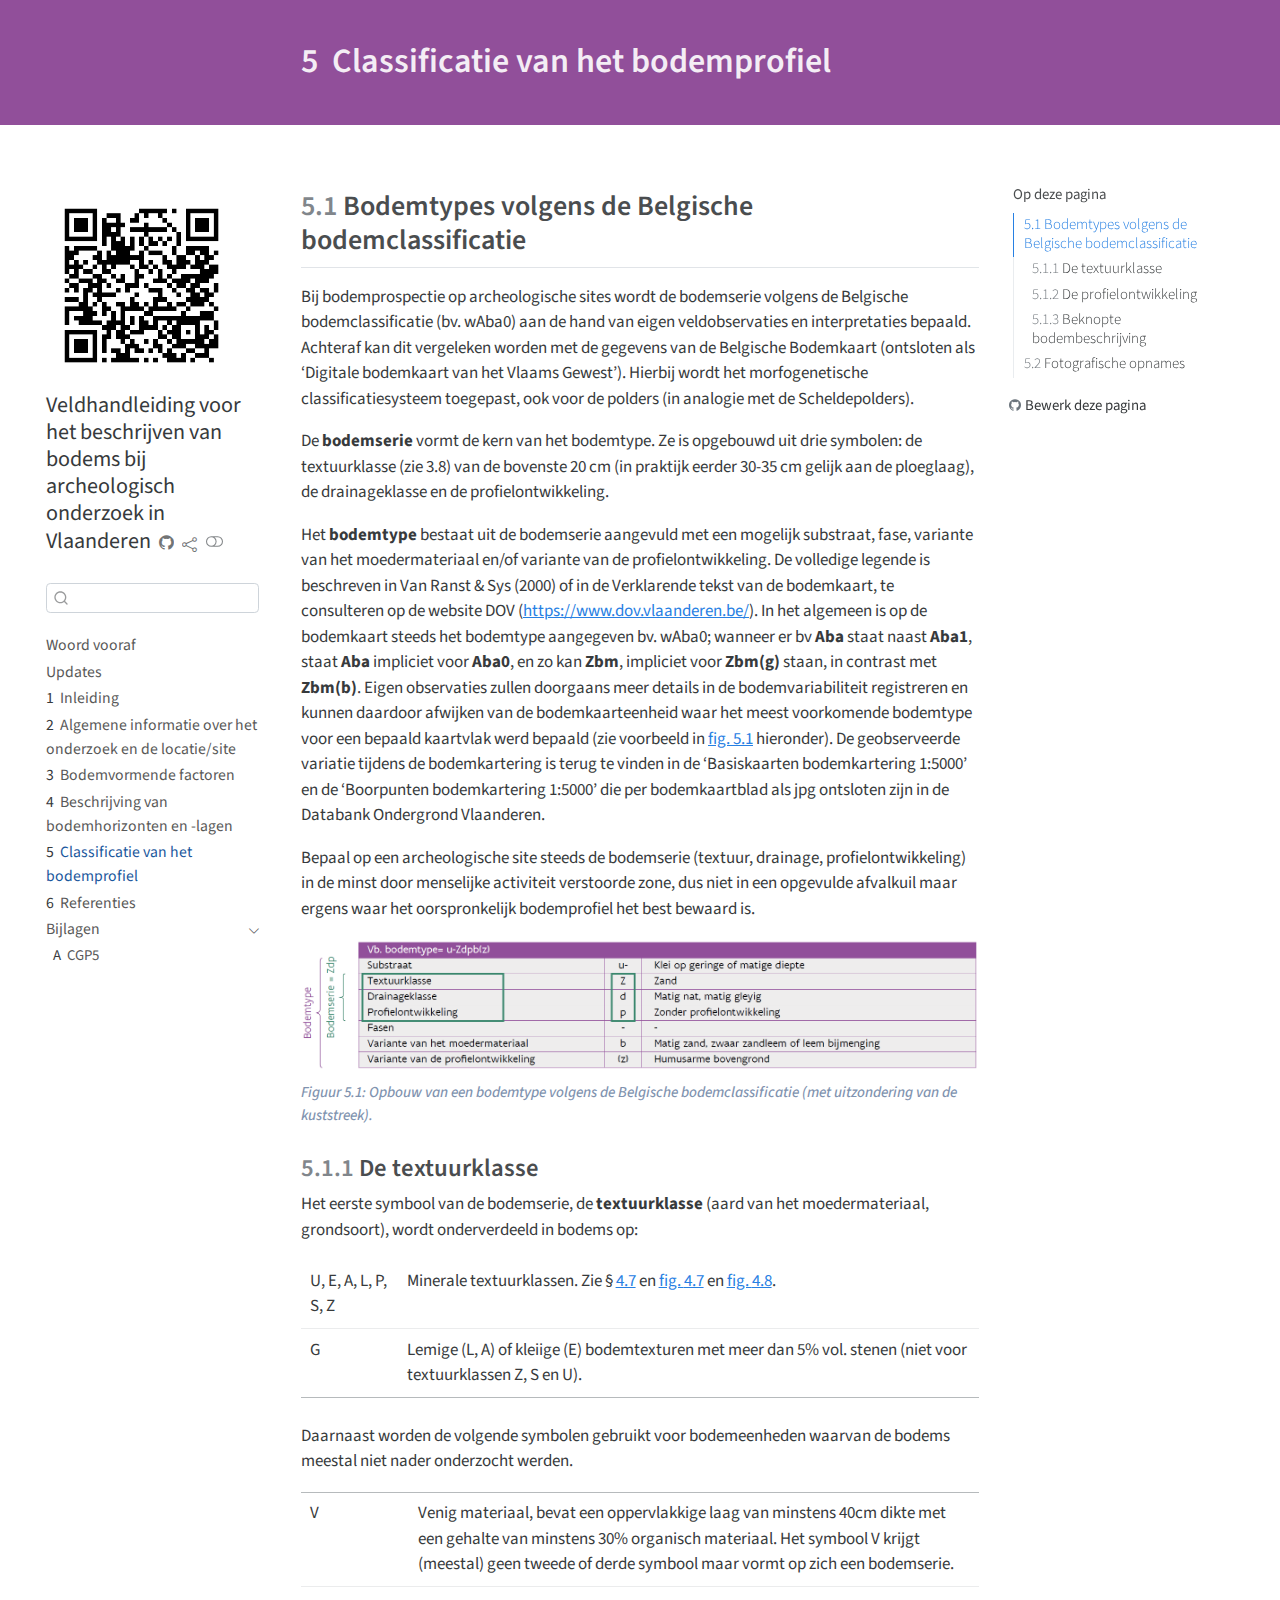
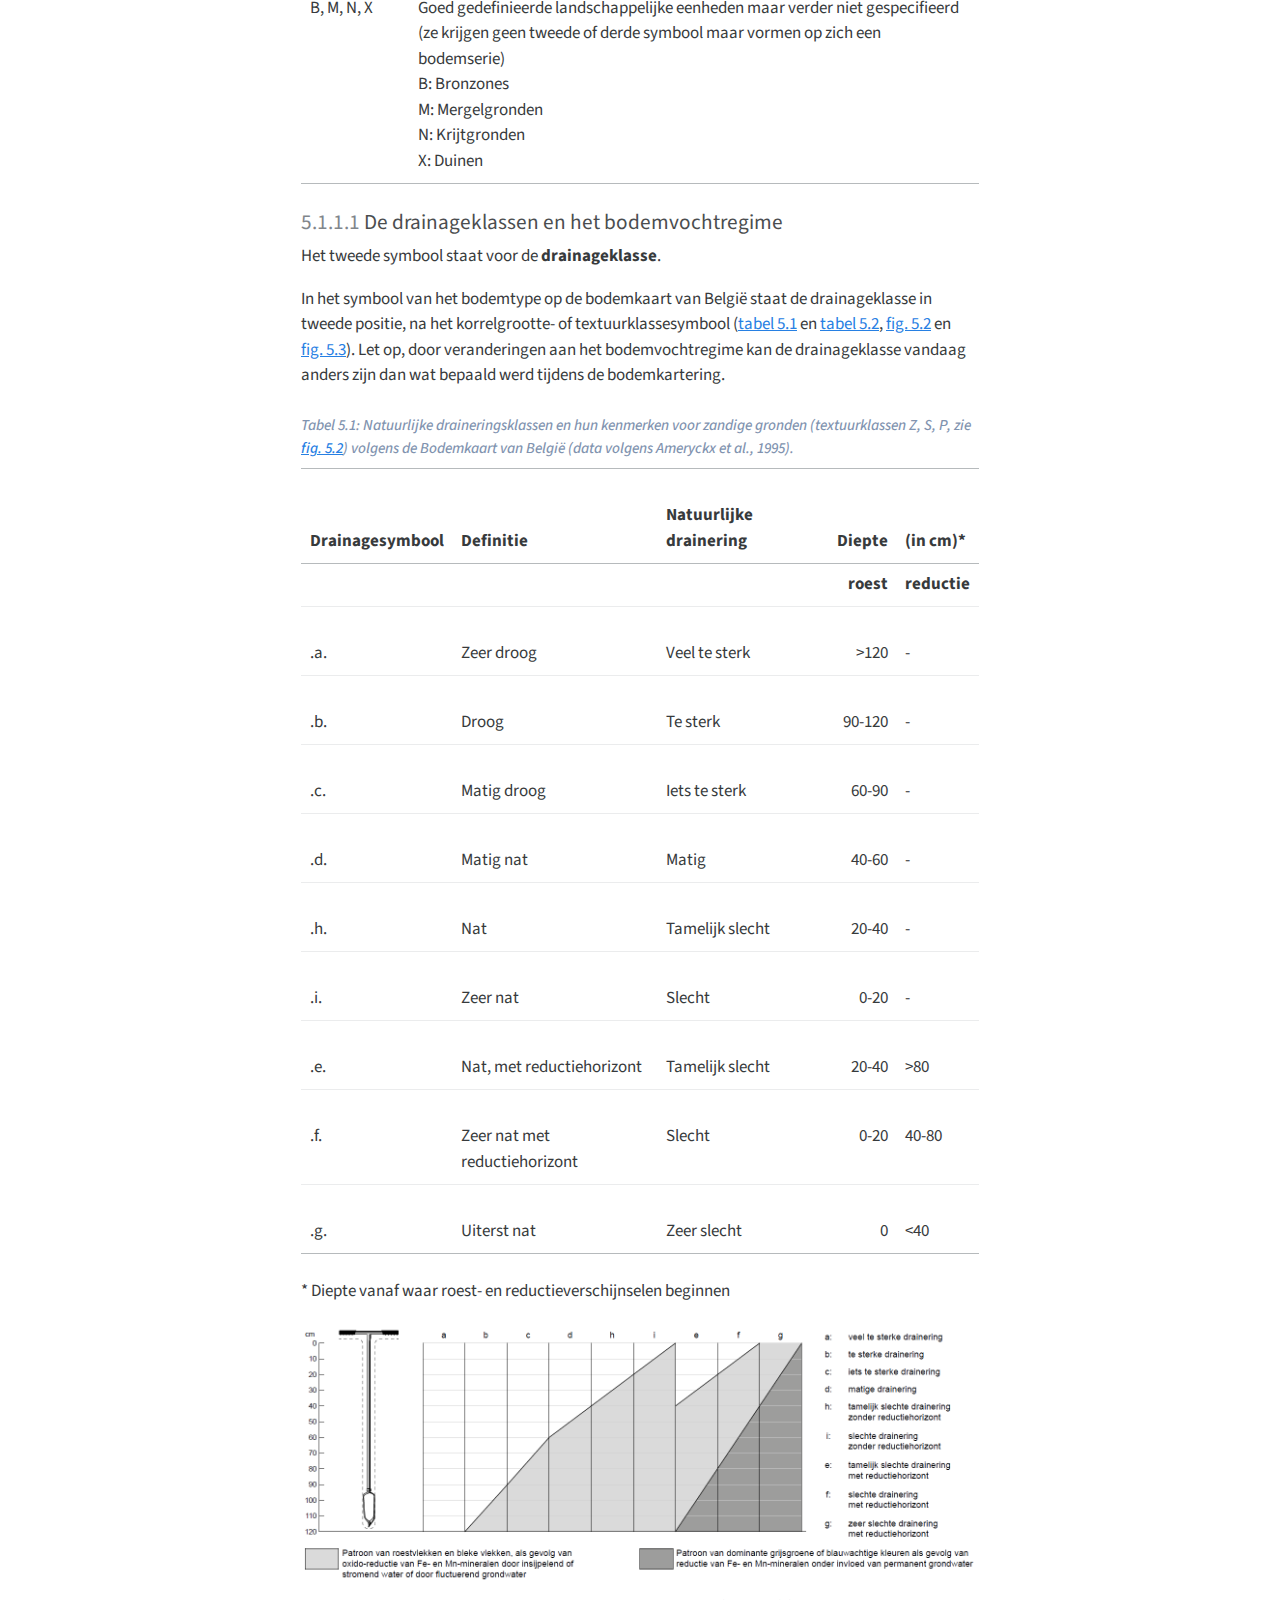
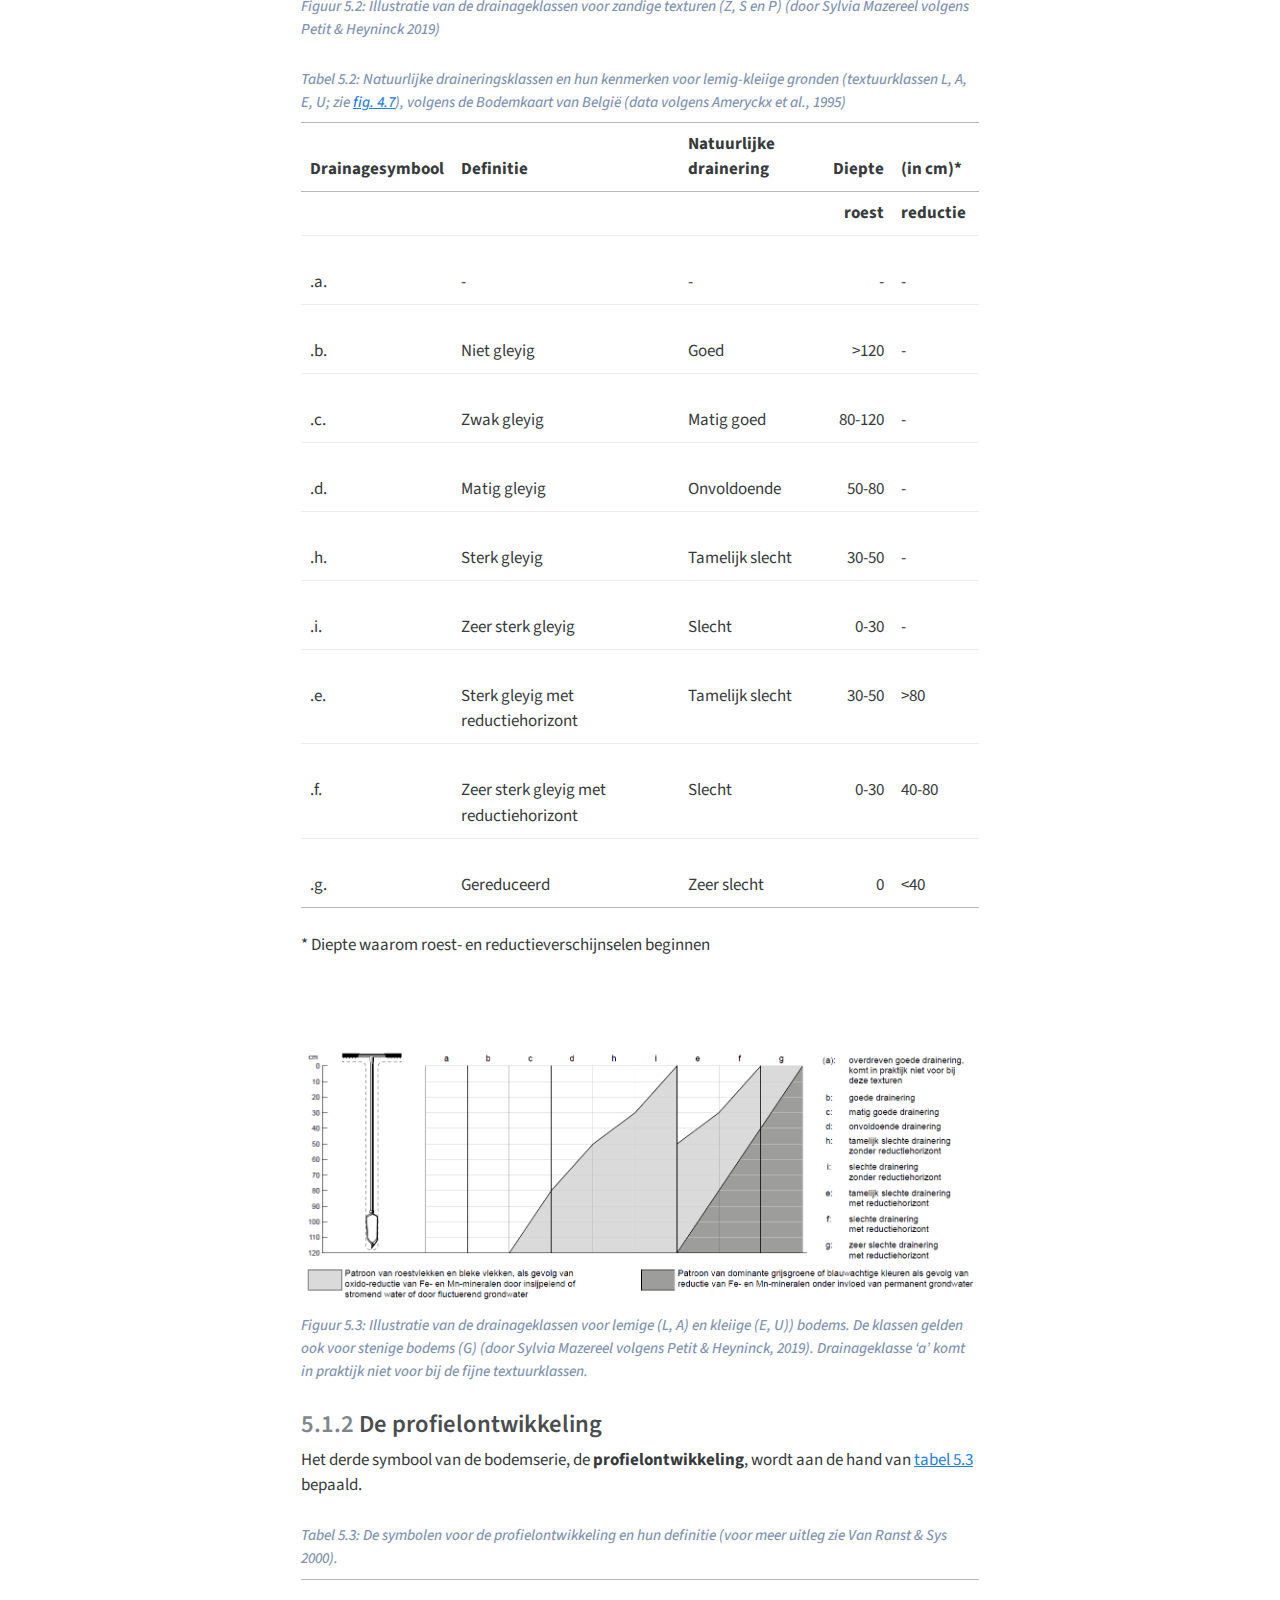
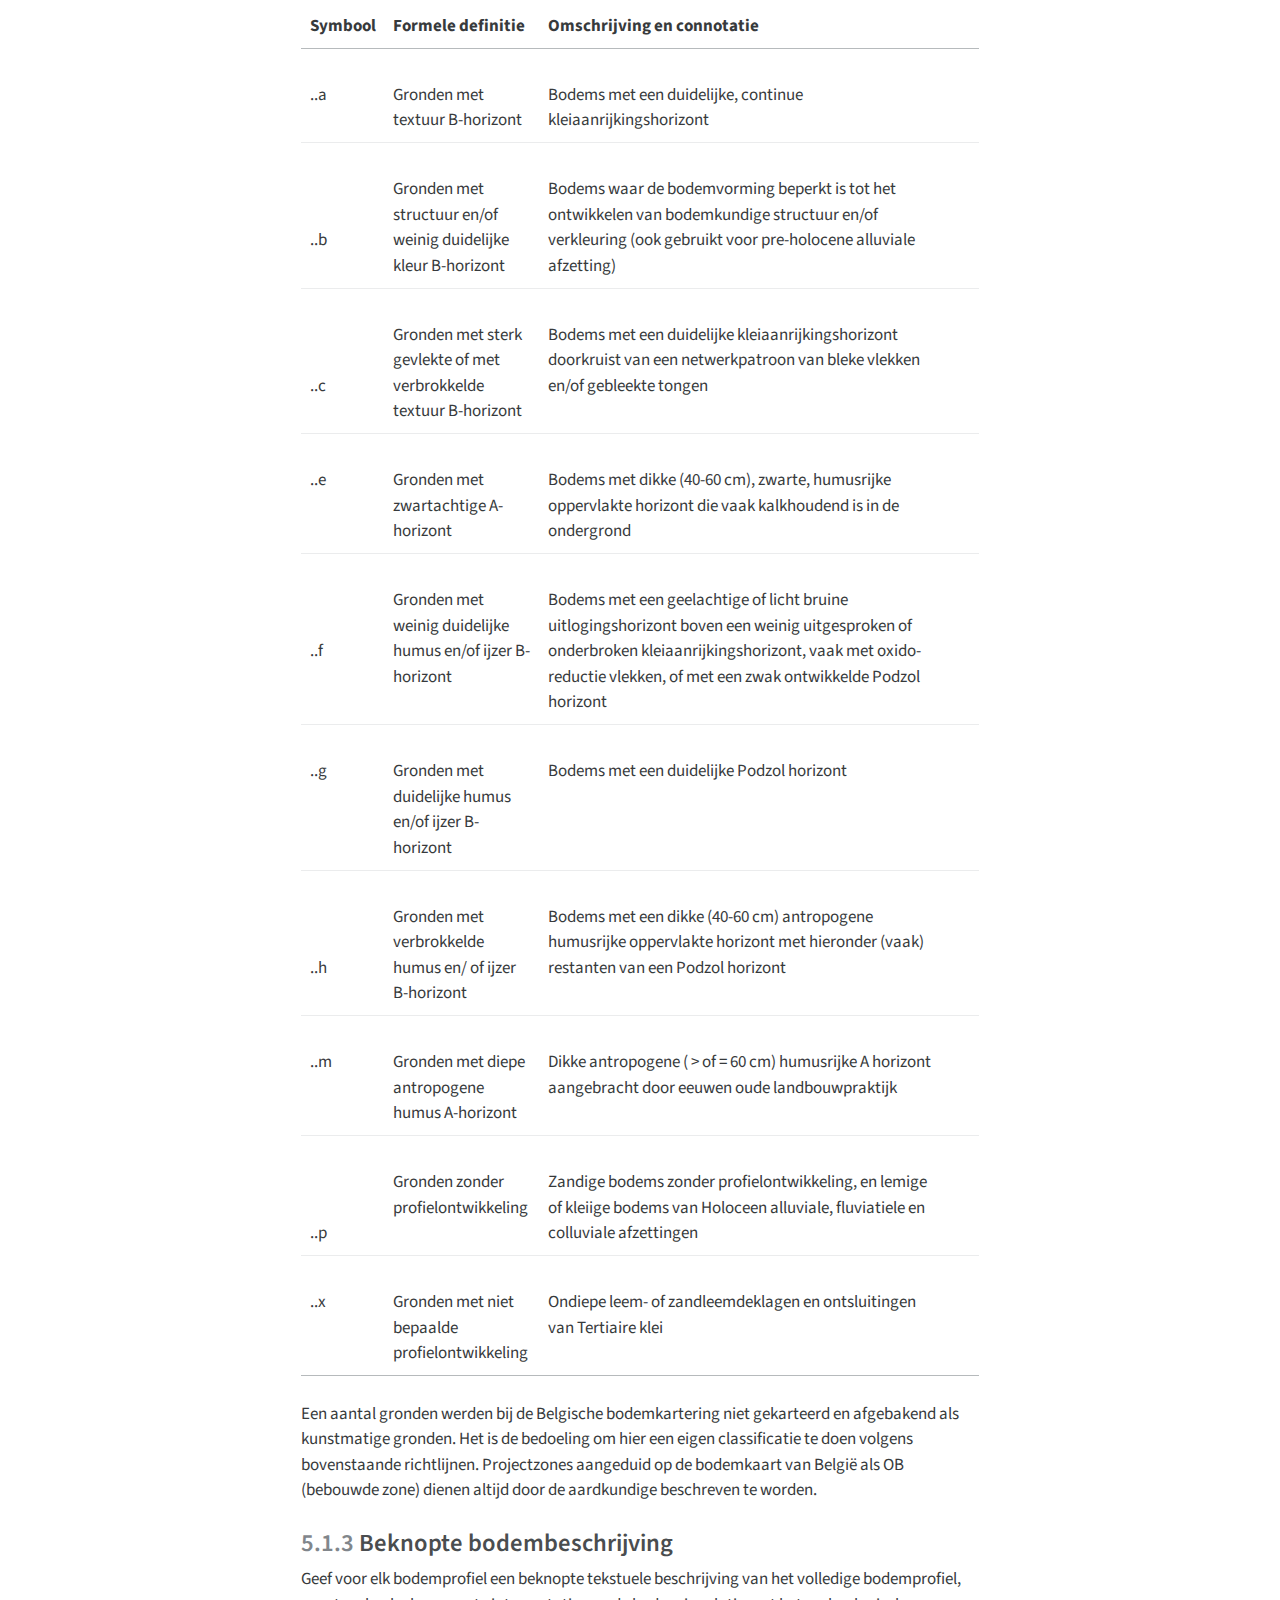
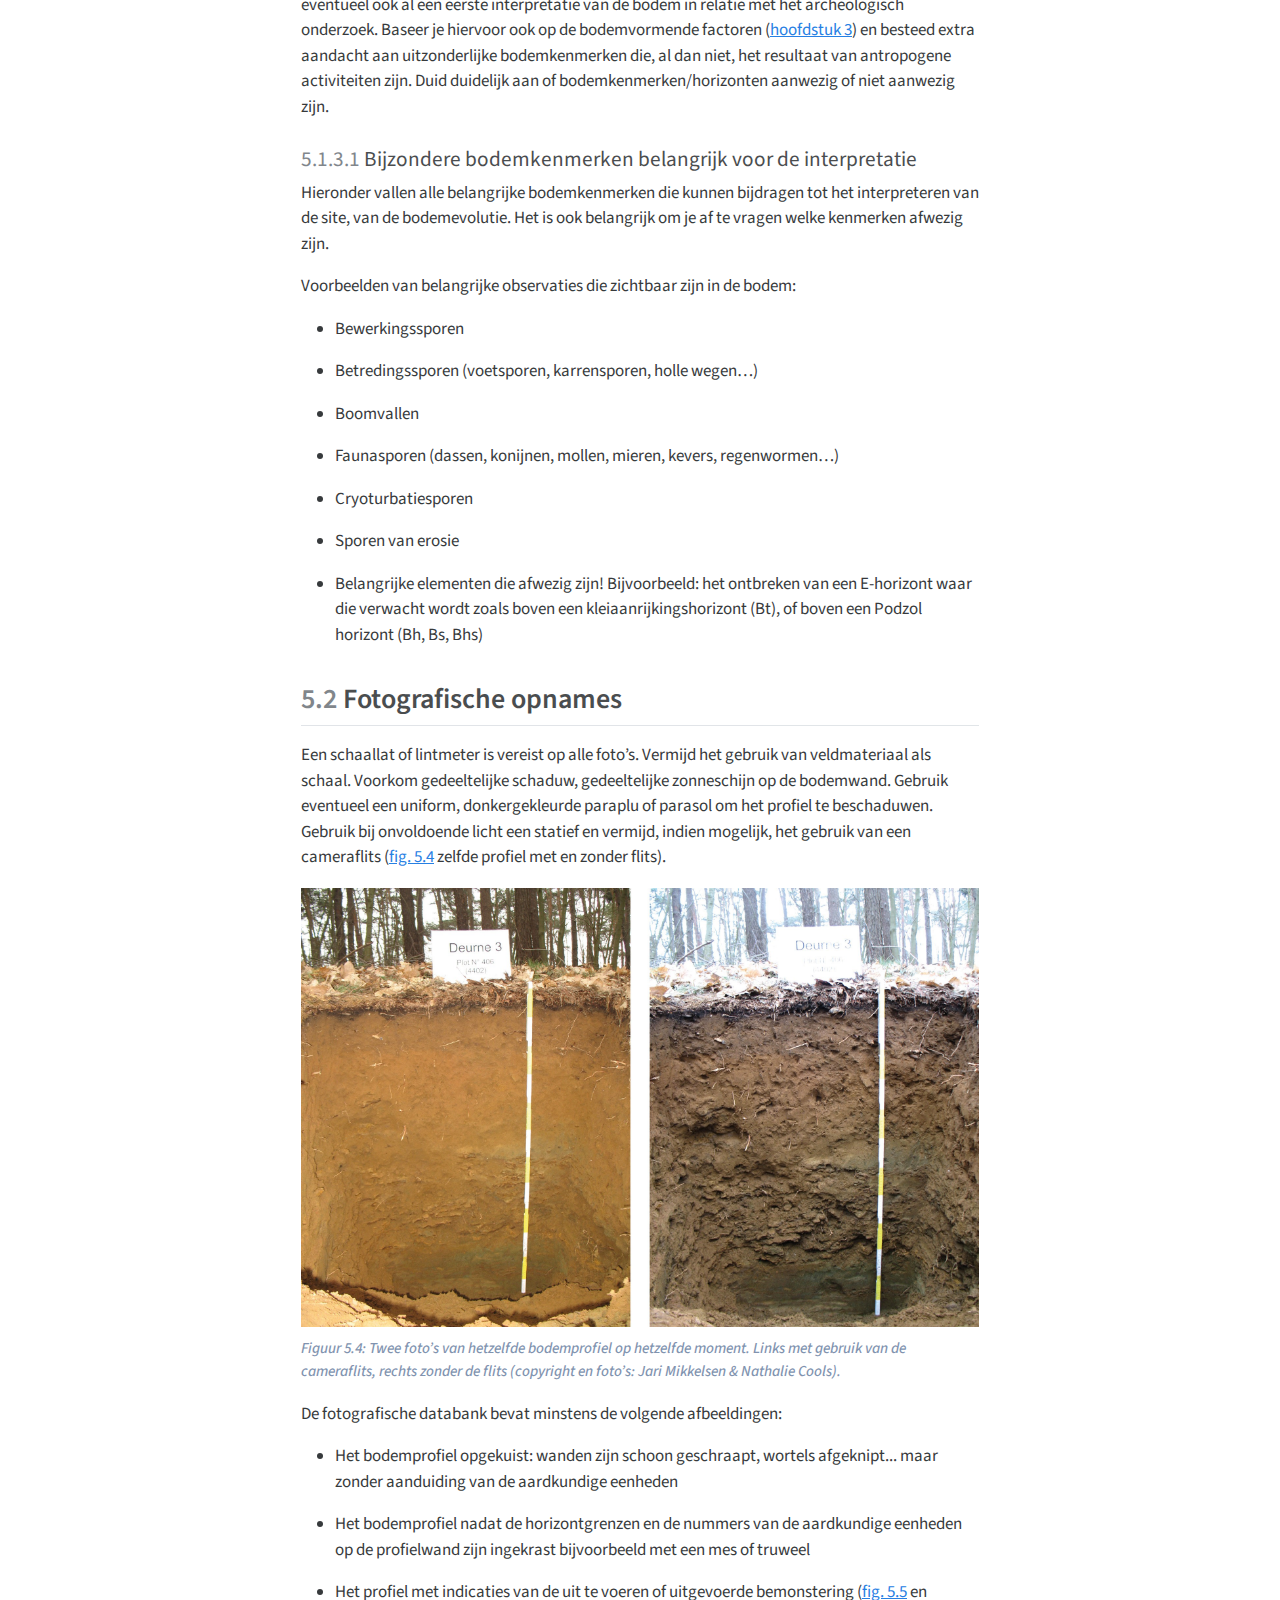
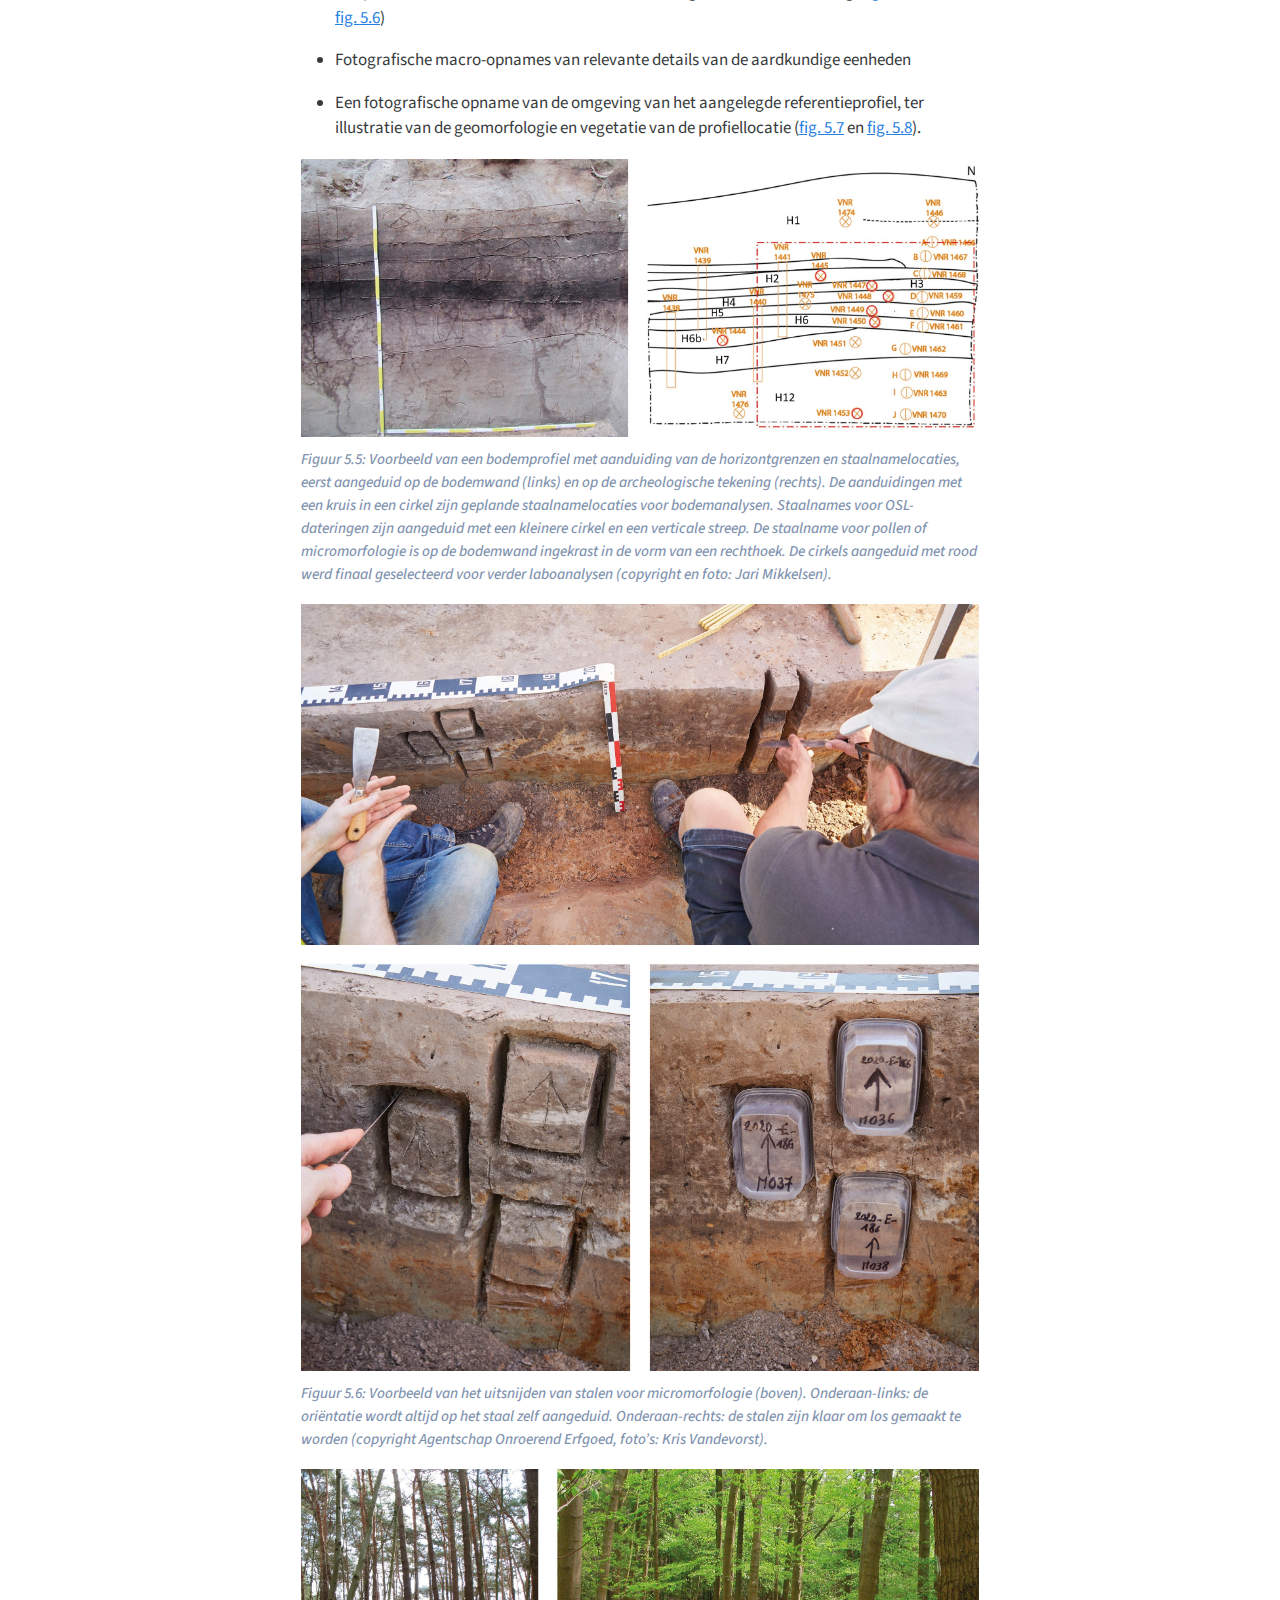
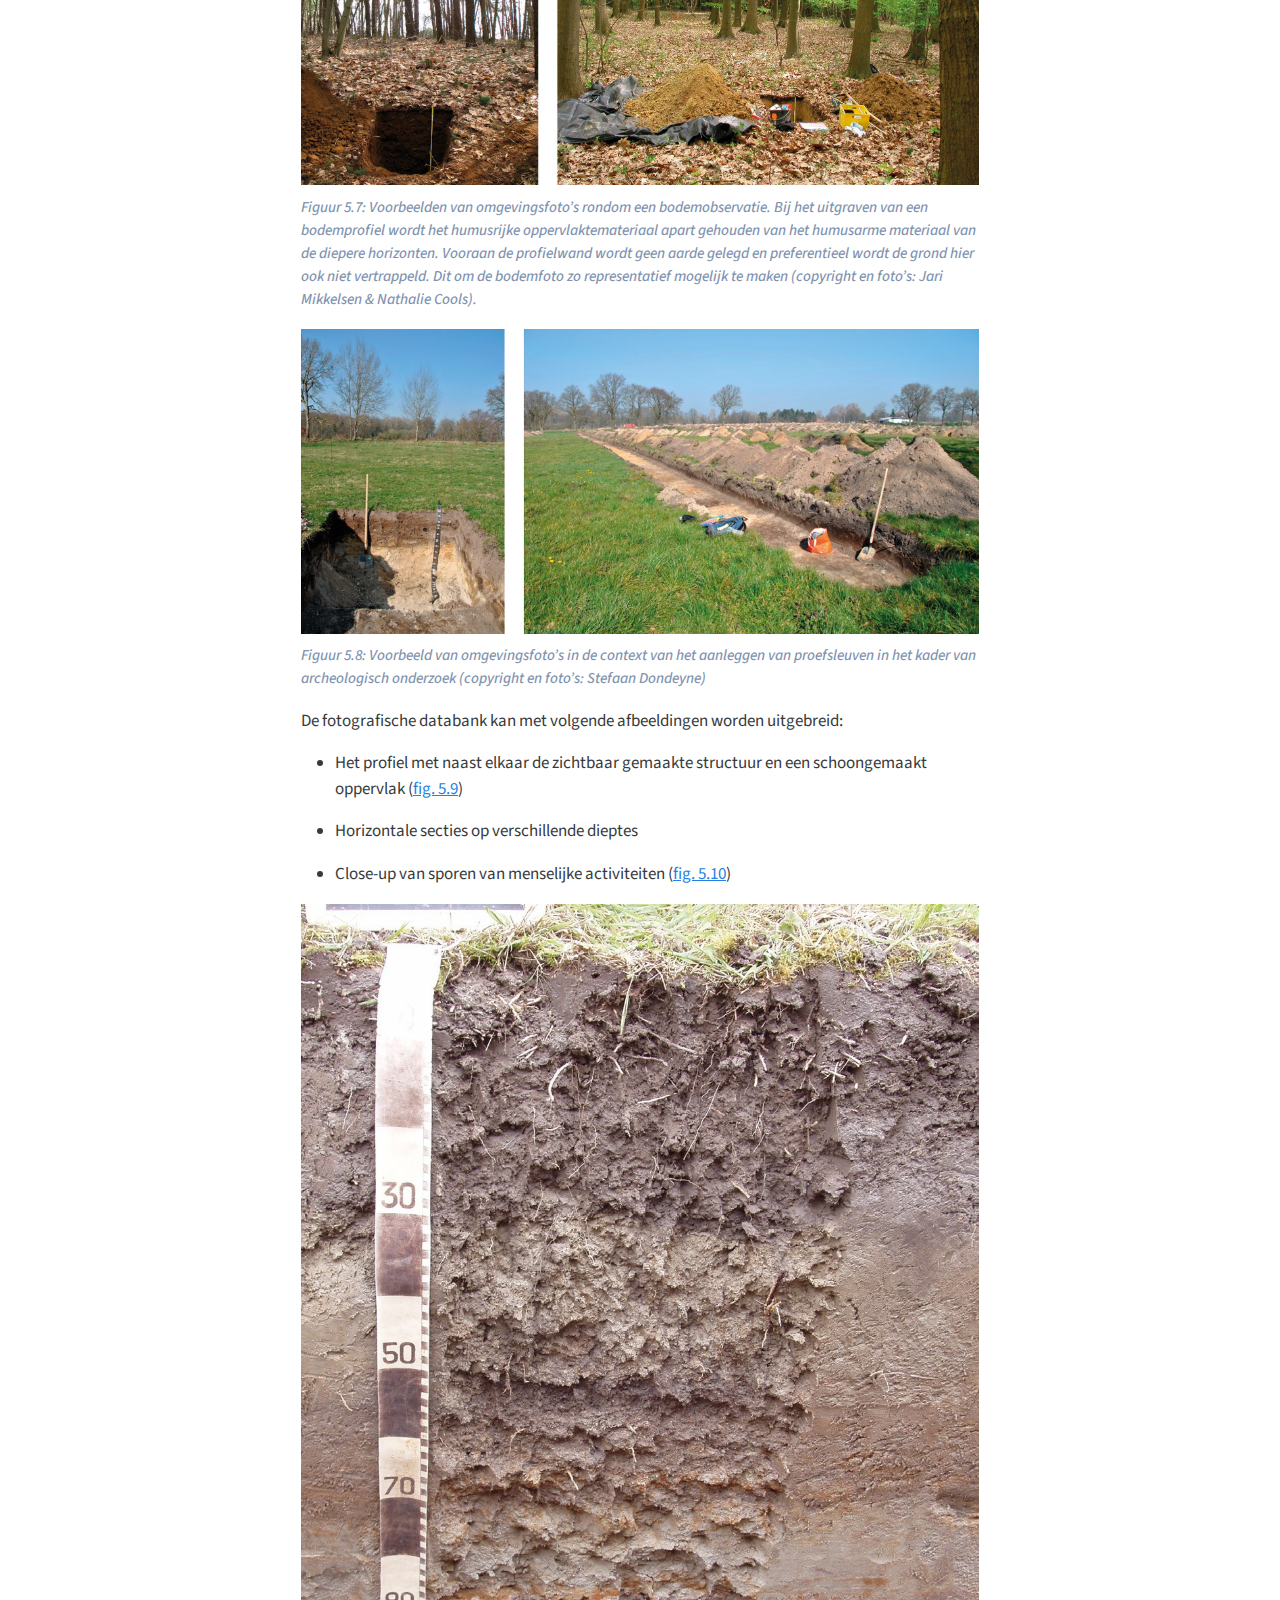
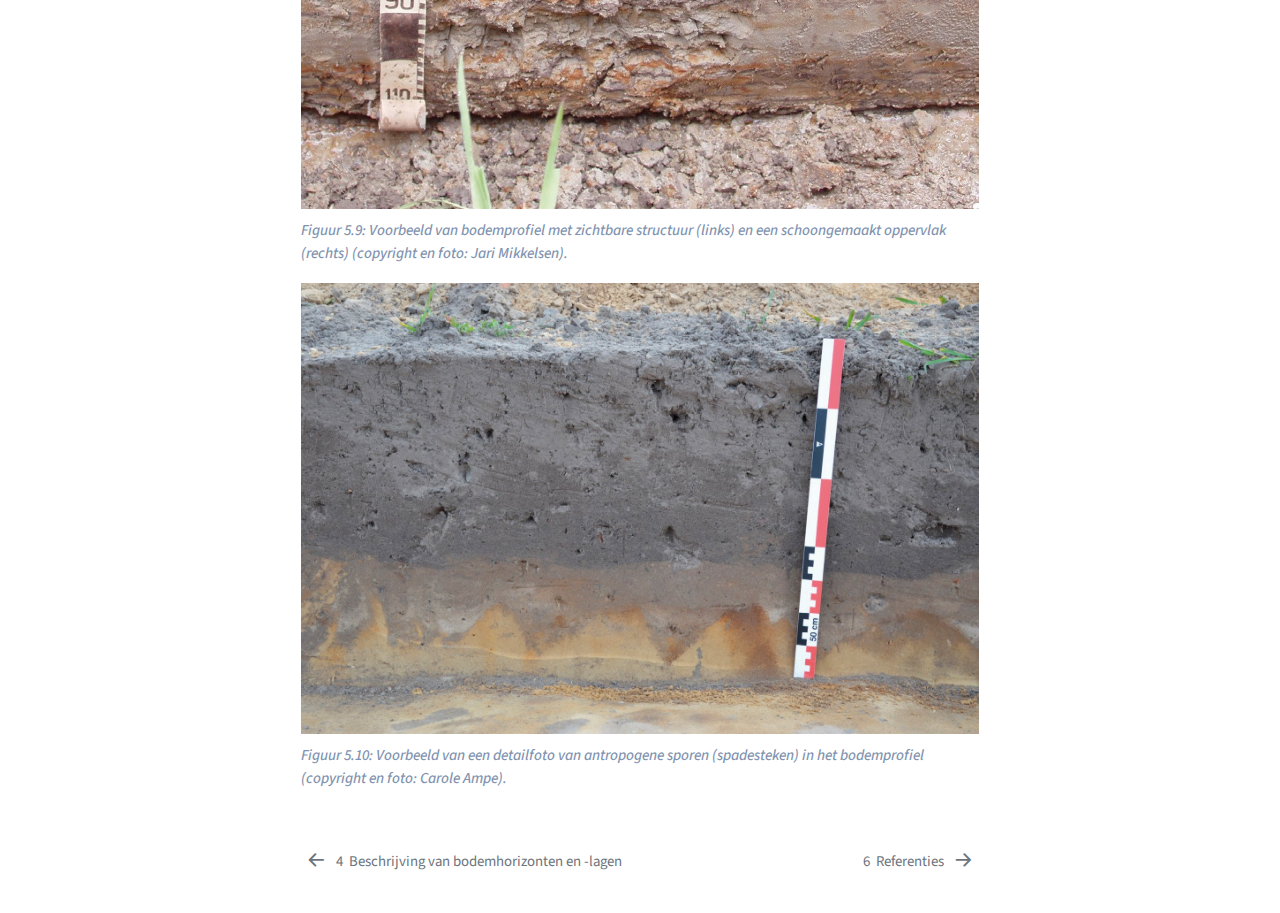
<file: docs/05_classificatie.html>
<!DOCTYPE html>
<html xmlns="http://www.w3.org/1999/xhtml" lang="nl" xml:lang="nl"><head>

<meta charset="utf-8">
<meta name="generator" content="quarto-1.3.353">

<meta name="viewport" content="width=device-width, initial-scale=1.0, user-scalable=yes">


<title>Veldhandleiding voor het beschrijven van bodems bij archeologisch onderzoek in Vlaanderen - 5&nbsp; Classificatie van het bodemprofiel</title>
<style>
code{white-space: pre-wrap;}
span.smallcaps{font-variant: small-caps;}
div.columns{display: flex; gap: min(4vw, 1.5em);}
div.column{flex: auto; overflow-x: auto;}
div.hanging-indent{margin-left: 1.5em; text-indent: -1.5em;}
ul.task-list{list-style: none;}
ul.task-list li input[type="checkbox"] {
  width: 0.8em;
  margin: 0 0.8em 0.2em -1em; /* quarto-specific, see https://github.com/quarto-dev/quarto-cli/issues/4556 */ 
  vertical-align: middle;
}
</style>


<script src="site_libs/quarto-nav/quarto-nav.js"></script>
<script src="site_libs/quarto-nav/headroom.min.js"></script>
<script src="site_libs/clipboard/clipboard.min.js"></script>
<script src="site_libs/quarto-search/autocomplete.umd.js"></script>
<script src="site_libs/quarto-search/fuse.min.js"></script>
<script src="site_libs/quarto-search/quarto-search.js"></script>
<meta name="quarto:offset" content="./">
<link href="./06_literatuur.html" rel="next">
<link href="./04_bodembeschrijving.html" rel="prev">
<script src="site_libs/quarto-html/quarto.js"></script>
<script src="site_libs/quarto-html/popper.min.js"></script>
<script src="site_libs/quarto-html/tippy.umd.min.js"></script>
<script src="site_libs/quarto-html/anchor.min.js"></script>
<link href="site_libs/quarto-html/tippy.css" rel="stylesheet">
<link href="site_libs/quarto-html/quarto-syntax-highlighting.css" rel="stylesheet" class="quarto-color-scheme" id="quarto-text-highlighting-styles">
<link href="site_libs/quarto-html/quarto-syntax-highlighting-dark.css" rel="prefetch" class="quarto-color-scheme quarto-color-alternate" id="quarto-text-highlighting-styles">
<script src="site_libs/bootstrap/bootstrap.min.js"></script>
<link href="site_libs/bootstrap/bootstrap-icons.css" rel="stylesheet">
<link href="site_libs/bootstrap/bootstrap.min.css" rel="stylesheet" class="quarto-color-scheme" id="quarto-bootstrap" data-mode="light">
<link href="site_libs/bootstrap/bootstrap-dark.min.css" rel="prefetch" class="quarto-color-scheme quarto-color-alternate" id="quarto-bootstrap" data-mode="dark">
<script id="quarto-search-options" type="application/json">{
  "location": "sidebar",
  "copy-button": false,
  "collapse-after": 3,
  "panel-placement": "start",
  "type": "textbox",
  "limit": 20,
  "language": {
    "search-no-results-text": "Geen resultaat",
    "search-matching-documents-text": "Gevonden documenten",
    "search-copy-link-title": "Kopieer link om te zoeken",
    "search-hide-matches-text": "Extra overeenkomsten verbergen",
    "search-more-match-text": "meer overeenkomst in dit document",
    "search-more-matches-text": "meer overeenkomsten in dit document",
    "search-clear-button-title": "Wissen",
    "search-detached-cancel-button-title": "Annuleren",
    "search-submit-button-title": "Verzenden"
  }
}</script>
<style>

      .quarto-title-block .quarto-title-banner h1,
      .quarto-title-block .quarto-title-banner h2,
      .quarto-title-block .quarto-title-banner h3,
      .quarto-title-block .quarto-title-banner h4,
      .quarto-title-block .quarto-title-banner h5,
      .quarto-title-block .quarto-title-banner h6
      {
        color: white;
      }

      .quarto-title-block .quarto-title-banner {
        color: white;
background: #914f9a;
      }
</style>


<meta name="twitter:title" content="Veldhandleiding voor het beschrijven van bodems bij archeologisch onderzoek in Vlaanderen - 5&nbsp; Classificatie van het bodemprofiel">
<meta name="twitter:description" content="">
<meta name="twitter:image" content="/docs/figuren/cover.jpg">
<meta name="twitter:card" content="summary_large_image">
</head>

<body class="nav-sidebar floating">

<div id="quarto-search-results"></div>
  <header id="quarto-header" class="headroom fixed-top">
  <nav class="quarto-secondary-nav">
    <div class="container-fluid d-flex">
      <button type="button" class="quarto-btn-toggle btn" data-bs-toggle="collapse" data-bs-target="#quarto-sidebar,#quarto-sidebar-glass" aria-controls="quarto-sidebar" aria-expanded="false" aria-label="Schakel zijbalk in" onclick="if (window.quartoToggleHeadroom) { window.quartoToggleHeadroom(); }">
        <i class="bi bi-layout-text-sidebar-reverse"></i>
      </button>
      <nav class="quarto-page-breadcrumbs" aria-label="breadcrumb"><ol class="breadcrumb"><li class="breadcrumb-item"><a href="./05_classificatie.html"><span class="chapter-number">5</span>&nbsp; <span class="chapter-title">Classificatie van het bodemprofiel</span></a></li></ol></nav>
      <a class="flex-grow-1" role="button" data-bs-toggle="collapse" data-bs-target="#quarto-sidebar,#quarto-sidebar-glass" aria-controls="quarto-sidebar" aria-expanded="false" aria-label="Schakel zijbalk in" onclick="if (window.quartoToggleHeadroom) { window.quartoToggleHeadroom(); }">      
      </a>
      <button type="button" class="btn quarto-search-button" aria-label="Zoeken" onclick="window.quartoOpenSearch();">
        <i class="bi bi-search"></i>
      </button>
    </div>
  </nav>
</header>
<!-- content -->
<header id="title-block-header" class="quarto-title-block default page-columns page-full">
  <div class="quarto-title-banner page-columns page-full">
    <div class="quarto-title column-body">
      <h1 class="title"><span class="chapter-number">5</span>&nbsp; <span class="chapter-title">Classificatie van het bodemprofiel</span></h1>
                      </div>
  </div>
    
  
  <div class="quarto-title-meta">

      
    
      
    </div>
    
  
  </header><div id="quarto-content" class="quarto-container page-columns page-rows-contents page-layout-article">
<!-- sidebar -->
  <nav id="quarto-sidebar" class="sidebar collapse collapse-horizontal sidebar-navigation floating overflow-auto">
    <div class="pt-lg-2 mt-2 text-left sidebar-header sidebar-header-stacked">
      <a href="./index.html" class="sidebar-logo-link">
      <img src="./figuren/qr_bodems.png" alt="" class="sidebar-logo py-0 d-lg-inline d-none">
      </a>
    <div class="sidebar-title mb-0 py-0">
      <a href="./">Veldhandleiding voor het beschrijven van bodems bij archeologisch onderzoek in Vlaanderen</a> 
        <div class="sidebar-tools-main tools-wide">
    <a href="https://github.com/hanecakr/handleidingBeschrijvingBodems/" title="Source Code" class="quarto-navigation-tool px-1" aria-label="Source Code"><i class="bi bi-github"></i></a>
    <div class="dropdown">
      <a href="" title="Share" id="quarto-navigation-tool-dropdown-0" class="quarto-navigation-tool dropdown-toggle px-1" data-bs-toggle="dropdown" aria-expanded="false" aria-label="Share"><i class="bi bi-share"></i></a>
      <ul class="dropdown-menu" aria-labelledby="quarto-navigation-tool-dropdown-0">
          <li>
            <a class="dropdown-item sidebar-tools-main-item" href="https://twitter.com/intent/tweet?url=|url|">
              <i class="bi bi-bi-twitter pe-1"></i>
            Twitter
            </a>
          </li>
          <li>
            <a class="dropdown-item sidebar-tools-main-item" href="https://www.facebook.com/sharer/sharer.php?u=|url|">
              <i class="bi bi-bi-facebook pe-1"></i>
            Facebook
            </a>
          </li>
          <li>
            <a class="dropdown-item sidebar-tools-main-item" href="https://www.linkedin.com/sharing/share-offsite/?url=|url|">
              <i class="bi bi-bi-linkedin pe-1"></i>
            LinkedIn
            </a>
          </li>
      </ul>
    </div>
  <a href="" class="quarto-color-scheme-toggle quarto-navigation-tool  px-1" onclick="window.quartoToggleColorScheme(); return false;" title="Schakel donkere modus in"><i class="bi"></i></a>
</div>
    </div>
      </div>
        <div class="mt-2 flex-shrink-0 align-items-center">
        <div class="sidebar-search">
        <div id="quarto-search" class="" title="Zoeken"></div>
        </div>
        </div>
    <div class="sidebar-menu-container"> 
    <ul class="list-unstyled mt-1">
        <li class="sidebar-item">
  <div class="sidebar-item-container"> 
  <a href="./index.html" class="sidebar-item-text sidebar-link">
 <span class="menu-text">Woord vooraf</span></a>
  </div>
</li>
        <li class="sidebar-item">
  <div class="sidebar-item-container"> 
  <a href="./updates.html" class="sidebar-item-text sidebar-link">
 <span class="menu-text">Updates</span></a>
  </div>
</li>
        <li class="sidebar-item">
  <div class="sidebar-item-container"> 
  <a href="./01_inleiding.html" class="sidebar-item-text sidebar-link">
 <span class="menu-text"><span class="chapter-number">1</span>&nbsp; <span class="chapter-title">Inleiding</span></span></a>
  </div>
</li>
        <li class="sidebar-item">
  <div class="sidebar-item-container"> 
  <a href="./02_algemeneInfo.html" class="sidebar-item-text sidebar-link">
 <span class="menu-text"><span class="chapter-number">2</span>&nbsp; <span class="chapter-title">Algemene informatie over het onderzoek en de locatie/site</span></span></a>
  </div>
</li>
        <li class="sidebar-item">
  <div class="sidebar-item-container"> 
  <a href="./03_bodemvorming.html" class="sidebar-item-text sidebar-link">
 <span class="menu-text"><span class="chapter-number">3</span>&nbsp; <span class="chapter-title">Bodemvormende factoren</span></span></a>
  </div>
</li>
        <li class="sidebar-item">
  <div class="sidebar-item-container"> 
  <a href="./04_bodembeschrijving.html" class="sidebar-item-text sidebar-link">
 <span class="menu-text"><span class="chapter-number">4</span>&nbsp; <span class="chapter-title">Beschrijving van bodemhorizonten en -lagen</span></span></a>
  </div>
</li>
        <li class="sidebar-item">
  <div class="sidebar-item-container"> 
  <a href="./05_classificatie.html" class="sidebar-item-text sidebar-link active">
 <span class="menu-text"><span class="chapter-number">5</span>&nbsp; <span class="chapter-title">Classificatie van het bodemprofiel</span></span></a>
  </div>
</li>
        <li class="sidebar-item">
  <div class="sidebar-item-container"> 
  <a href="./06_literatuur.html" class="sidebar-item-text sidebar-link">
 <span class="menu-text"><span class="chapter-number">6</span>&nbsp; <span class="chapter-title">Referenties</span></span></a>
  </div>
</li>
        <li class="sidebar-item sidebar-item-section">
      <div class="sidebar-item-container"> 
            <a class="sidebar-item-text sidebar-link text-start" data-bs-toggle="collapse" data-bs-target="#quarto-sidebar-section-1" aria-expanded="true">
 <span class="menu-text">Bijlagen</span></a>
          <a class="sidebar-item-toggle text-start" data-bs-toggle="collapse" data-bs-target="#quarto-sidebar-section-1" aria-expanded="true" aria-label="Schakel sectie">
            <i class="bi bi-chevron-right ms-2"></i>
          </a> 
      </div>
      <ul id="quarto-sidebar-section-1" class="collapse list-unstyled sidebar-section depth1 show">  
          <li class="sidebar-item">
  <div class="sidebar-item-container"> 
  <a href="./99_CGP5.html" class="sidebar-item-text sidebar-link">
 <span class="menu-text"><span class="chapter-number">A</span>&nbsp; <span class="chapter-title">CGP5</span></span></a>
  </div>
</li>
      </ul>
  </li>
    </ul>
    </div>
</nav>
<div id="quarto-sidebar-glass" data-bs-toggle="collapse" data-bs-target="#quarto-sidebar,#quarto-sidebar-glass"></div>
<!-- margin-sidebar -->
    <div id="quarto-margin-sidebar" class="sidebar margin-sidebar">
        <nav id="TOC" role="doc-toc" class="toc-active">
    <h2 id="toc-title">Op deze pagina</h2>
   
  <ul>
  <li><a href="#bodemtypes-volgens-de-belgische-bodemclassificatie" id="toc-bodemtypes-volgens-de-belgische-bodemclassificatie" class="nav-link active" data-scroll-target="#bodemtypes-volgens-de-belgische-bodemclassificatie"><span class="header-section-number">5.1</span> Bodemtypes volgens de Belgische bodemclassificatie</a>
  <ul>
  <li><a href="#de-textuurklasse" id="toc-de-textuurklasse" class="nav-link" data-scroll-target="#de-textuurklasse"><span class="header-section-number">5.1.1</span> De textuurklasse</a>
  <ul class="collapse">
  <li><a href="#de-drainageklassen-en-het-bodemvochtregime" id="toc-de-drainageklassen-en-het-bodemvochtregime" class="nav-link" data-scroll-target="#de-drainageklassen-en-het-bodemvochtregime"><span class="header-section-number">5.1.1.1</span> De drainageklassen en het bodemvochtregime</a></li>
  </ul></li>
  <li><a href="#de-profielontwikkeling" id="toc-de-profielontwikkeling" class="nav-link" data-scroll-target="#de-profielontwikkeling"><span class="header-section-number">5.1.2</span> De profielontwikkeling</a></li>
  <li><a href="#beknopte-bodembeschrijving" id="toc-beknopte-bodembeschrijving" class="nav-link" data-scroll-target="#beknopte-bodembeschrijving"><span class="header-section-number">5.1.3</span> Beknopte bodembeschrijving</a>
  <ul class="collapse">
  <li><a href="#bijzondere-bodemkenmerken-belangrijk-voor-de-interpretatie" id="toc-bijzondere-bodemkenmerken-belangrijk-voor-de-interpretatie" class="nav-link" data-scroll-target="#bijzondere-bodemkenmerken-belangrijk-voor-de-interpretatie"><span class="header-section-number">5.1.3.1</span> Bijzondere bodemkenmerken belangrijk voor de interpretatie</a></li>
  </ul></li>
  </ul></li>
  <li><a href="#fotografische-opnames" id="toc-fotografische-opnames" class="nav-link" data-scroll-target="#fotografische-opnames"><span class="header-section-number">5.2</span> Fotografische opnames</a></li>
  </ul>
<div class="toc-actions"><div><i class="bi bi-github"></i></div><div class="action-links"><p><a href="https://github.com/hanecakr/handleidingBeschrijvingBodems/edit/main/05_classificatie.qmd" class="toc-action">Bewerk deze pagina</a></p></div></div></nav>
    </div>
<!-- main -->
<main class="content quarto-banner-title-block" id="quarto-document-content">




<section id="bodemtypes-volgens-de-belgische-bodemclassificatie" class="level2" data-number="5.1">
<h2 data-number="5.1" class="anchored" data-anchor-id="bodemtypes-volgens-de-belgische-bodemclassificatie"><span class="header-section-number">5.1</span> Bodemtypes volgens de Belgische bodemclassificatie</h2>
<p>Bij bodemprospectie op archeologische sites wordt de bodemserie volgens de Belgische bodemclassificatie (bv. wAba0) aan de hand van eigen veldobservaties en interpretaties bepaald. Achteraf kan dit vergeleken worden met de gegevens van de Belgische Bodemkaart (ontsloten als ‘Digitale bodemkaart van het Vlaams Gewest’). Hierbij wordt het morfogenetische classificatiesysteem toegepast, ook voor de polders (in analogie met de Scheldepolders).</p>
<p>De <strong>bodemserie</strong> vormt de kern van het bodemtype. Ze is opgebouwd uit drie symbolen: de textuurklasse (zie 3.8) van de bovenste 20 cm (in praktijk eerder 30-35 cm gelijk aan de ploeglaag), de drainageklasse en de profielontwikkeling.</p>
<p>Het <strong>bodemtype</strong> bestaat uit de bodemserie aangevuld met een mogelijk substraat, fase, variante van het moedermateriaal en/of variante van de profielontwikkeling. De volledige legende is beschreven in Van Ranst &amp; Sys (2000) of in de Verklarende tekst van de bodemkaart, te consulteren op de website DOV (<a href="https://www.dov.vlaanderen.be/" class="uri">https://www.dov.vlaanderen.be/</a>). In het algemeen is op de bodemkaart steeds het bodemtype aangegeven bv. wAba0; wanneer er bv <strong>Aba</strong> staat naast <strong>Aba1</strong>, staat <strong>Aba</strong> impliciet voor <strong>Aba0</strong>, en zo kan <strong>Zbm</strong>, impliciet voor <strong>Zbm(g)</strong> staan, in contrast met <strong>Zbm(b)</strong>. Eigen observaties zullen doorgaans meer details in de bodemvariabiliteit registreren en kunnen daardoor afwijken van de bodemkaarteenheid waar het meest voorkomende bodemtype voor een bepaald kaartvlak werd bepaald (zie voorbeeld in <a href="#fig-05-01">fig.&nbsp;<span>5.1</span></a> hieronder). De geobserveerde variatie tijdens de bodemkartering is terug te vinden in de ‘Basiskaarten bodemkartering 1:5000’ en de ‘Boorpunten bodemkartering 1:5000’ die per bodemkaartblad als jpg ontsloten zijn in de Databank Ondergrond Vlaanderen.</p>
<p>Bepaal op een archeologische site steeds de bodemserie (textuur, drainage, profielontwikkeling) in de minst door menselijke activiteit verstoorde zone, dus niet in een opgevulde afvalkuil maar ergens waar het oorspronkelijk bodemprofiel het best bewaard is.</p>
<div id="fig-05-01" class="quarto-figure quarto-figure-center anchored">
<figure class="figure">
<p><img src="figuren/fig-05-01.png" class="img-fluid figure-img"></p>
<figcaption class="figure-caption">Figuur&nbsp;5.1: Opbouw van een bodemtype volgens de Belgische bodemclassificatie (met uitzondering van de kuststreek).</figcaption>
</figure>
</div>
<section id="de-textuurklasse" class="level3" data-number="5.1.1">
<h3 data-number="5.1.1" class="anchored" data-anchor-id="de-textuurklasse"><span class="header-section-number">5.1.1</span> De textuurklasse</h3>
<p>Het eerste symbool van de bodemserie, de <strong>textuurklasse</strong> (aard van het moedermateriaal, grondsoort), wordt onderverdeeld in bodems op:</p>
<table class="table">
<tbody>
<tr class="odd">
<td>U, E, A, L, P, S, Z</td>
<td>Minerale textuurklassen. Zie § <a href="04_bodembeschrijving.html#textuur">4.7</a> en <a href="04_bodembeschrijving.html#fig-04-07">fig.&nbsp;<span>4.7</span></a> en <a href="04_bodembeschrijving.html#fig-04-08">fig.&nbsp;<span>4.8</span></a>.</td>
</tr>
<tr class="even">
<td>G</td>
<td>Lemige (L, A) of kleiige (E) bodemtexturen met meer dan 5% vol.&nbsp;stenen (niet voor textuurklassen Z, S en U).</td>
</tr>
</tbody>
</table>
<p>Daarnaast worden de volgende symbolen gebruikt voor bodemeenheden waarvan de bodems meestal niet nader onderzocht werden.</p>
<table class="table">
<colgroup>
<col style="width: 16%">
<col style="width: 84%">
</colgroup>
<tbody>
<tr class="odd">
<td>V</td>
<td>Venig materiaal, bevat een oppervlakkige laag van minstens 40cm dikte met een gehalte van minstens 30% organisch materiaal. Het symbool V krijgt (meestal) geen tweede of derde symbool maar vormt op zich een bodemserie.</td>
</tr>
<tr class="even">
<td>B, M, N, X</td>
<td>Goed gedefinieerde landschappelijke eenheden maar verder niet gespecifieerd (ze krijgen geen tweede of derde symbool maar vormen op zich een bodemserie)<br>B: Bronzones<br>M: Mergelgronden<br>N: Krijtgronden<br>X: Duinen</td>
</tr>
</tbody>
</table>
<section id="de-drainageklassen-en-het-bodemvochtregime" class="level4" data-number="5.1.1.1">
<h4 data-number="5.1.1.1" class="anchored" data-anchor-id="de-drainageklassen-en-het-bodemvochtregime"><span class="header-section-number">5.1.1.1</span> De drainageklassen en het bodemvochtregime</h4>
<p>Het tweede symbool staat voor de <strong>drainageklasse</strong>.</p>
<p>In het symbool van het bodemtype op de bodemkaart van België staat de drainageklasse in tweede positie, na het korrelgrootte- of textuurklassesymbool (<a href="#tbl-05-02">tabel&nbsp;<span>5.1</span></a> en <a href="#tbl-05-03">tabel&nbsp;<span>5.2</span></a>, <a href="#fig-05-02">fig.&nbsp;<span>5.2</span></a> en <a href="#fig-05-03">fig.&nbsp;<span>5.3</span></a>). Let op, door veranderingen aan het bodemvochtregime kan de drainageklasse vandaag anders zijn dan wat bepaald werd tijdens de bodemkartering.</p>
<div id="tbl-05-02" class="anchored">
<table class="table">
<caption>Tabel&nbsp;5.1: Natuurlijke draineringsklassen en hun kenmerken voor zandige gronden (textuurklassen Z, S, P, zie <a href="#fig-05-02">fig.&nbsp;<span>5.2</span></a>) volgens de Bodemkaart van België (data volgens Ameryckx <em>et al.</em>, 1995).</caption>
<colgroup>
<col style="width: 18%">
<col style="width: 31%">
<col style="width: 23%">
<col style="width: 13%">
<col style="width: 12%">
</colgroup>
<thead>
<tr class="header">
<th><br>Drainagesymbool</th>
<th><br>Definitie</th>
<th><br>Natuurlijke drainering</th>
<th style="text-align: right;">Diepte</th>
<th style="text-align: left;">(in cm)*</th>
</tr>
</thead>
<tbody>
<tr class="odd">
<td></td>
<td></td>
<td></td>
<td style="text-align: right;"><strong>roest</strong></td>
<td style="text-align: left;"><strong>reductie</strong></td>
</tr>
<tr class="even">
<td><br>.a.</td>
<td><br>Zeer droog</td>
<td><br>Veel te sterk</td>
<td style="text-align: right;"><br>&gt;120</td>
<td style="text-align: left;"><br>-</td>
</tr>
<tr class="odd">
<td><br>.b.</td>
<td><br>Droog</td>
<td><br>Te sterk</td>
<td style="text-align: right;"><br>90-120</td>
<td style="text-align: left;"><br>-</td>
</tr>
<tr class="even">
<td><br>.c.</td>
<td><br>Matig droog</td>
<td><br>Iets te sterk</td>
<td style="text-align: right;"><br>60-90</td>
<td style="text-align: left;"><br>-</td>
</tr>
<tr class="odd">
<td><br>.d.</td>
<td><br>Matig nat</td>
<td><br>Matig</td>
<td style="text-align: right;"><br>40-60</td>
<td style="text-align: left;"><br>-</td>
</tr>
<tr class="even">
<td><br>.h.</td>
<td><br>Nat</td>
<td><br>Tamelijk slecht</td>
<td style="text-align: right;"><br>20-40</td>
<td style="text-align: left;"><br>-</td>
</tr>
<tr class="odd">
<td><br>.i.</td>
<td><br>Zeer nat</td>
<td><br>Slecht</td>
<td style="text-align: right;"><br>0-20</td>
<td style="text-align: left;"><br>-</td>
</tr>
<tr class="even">
<td><br>.e.</td>
<td><br>Nat, met reductiehorizont</td>
<td><br>Tamelijk slecht</td>
<td style="text-align: right;"><br>20-40</td>
<td style="text-align: left;"><br>&gt;80</td>
</tr>
<tr class="odd">
<td><br>.f.</td>
<td><br>Zeer nat met reductiehorizont</td>
<td><br>Slecht</td>
<td style="text-align: right;"><br>0-20</td>
<td style="text-align: left;"><br>40-80</td>
</tr>
<tr class="even">
<td><br>.g.</td>
<td><br>Uiterst nat</td>
<td><br>Zeer slecht</td>
<td style="text-align: right;"><br>0</td>
<td style="text-align: left;"><br>&lt;40</td>
</tr>
</tbody>
</table>
</div>
<p>* Diepte vanaf waar roest- en reductieverschijnselen beginnen</p>
<div id="fig-05-02" class="quarto-figure quarto-figure-center anchored">
<figure class="figure">
<p><img src="figuren/image79.png" class="img-fluid figure-img"></p>
<figcaption class="figure-caption">Figuur&nbsp;5.2: Illustratie van de drainageklassen voor zandige texturen (Z, S en P) (door Sylvia Mazereel volgens Petit &amp; Heyninck 2019)</figcaption>
</figure>
</div>
<div id="tbl-05-03" class="anchored">
<table class="table">
<caption>Tabel&nbsp;5.2: Natuurlijke draineringsklassen en hun kenmerken voor lemig-kleiige gronden (textuurklassen L, A, E, U; zie <a href="04_bodembeschrijving.html#fig-04-07">fig.&nbsp;<span>4.7</span></a>), volgens de Bodemkaart van België (data volgens Ameryckx et al., 1995)</caption>
<colgroup>
<col style="width: 13%">
<col style="width: 38%">
<col style="width: 20%">
<col style="width: 13%">
<col style="width: 13%">
</colgroup>
<thead>
<tr class="header">
<th>Drainagesymbool</th>
<th>Definitie</th>
<th>Natuurlijke drainering</th>
<th style="text-align: right;">Diepte</th>
<th style="text-align: left;">(in cm)*</th>
</tr>
</thead>
<tbody>
<tr class="odd">
<td></td>
<td></td>
<td></td>
<td style="text-align: right;"><strong>roest</strong></td>
<td style="text-align: left;"><strong>reductie</strong></td>
</tr>
<tr class="even">
<td><br>.a.</td>
<td><br>-</td>
<td><br>-</td>
<td style="text-align: right;"><br>-</td>
<td style="text-align: left;"><br>-</td>
</tr>
<tr class="odd">
<td><br>.b.</td>
<td><br>Niet gleyig</td>
<td><br>Goed</td>
<td style="text-align: right;"><br>&gt;120</td>
<td style="text-align: left;"><br>-</td>
</tr>
<tr class="even">
<td><br>.c.</td>
<td><br>Zwak gleyig</td>
<td><br>Matig goed</td>
<td style="text-align: right;"><br>80-120</td>
<td style="text-align: left;"><br>-</td>
</tr>
<tr class="odd">
<td><br>.d.</td>
<td><br>Matig gleyig</td>
<td><br>Onvoldoende</td>
<td style="text-align: right;"><br>50-80</td>
<td style="text-align: left;"><br>-</td>
</tr>
<tr class="even">
<td><br>.h.</td>
<td><br>Sterk gleyig</td>
<td><br>Tamelijk slecht</td>
<td style="text-align: right;"><br>30-50</td>
<td style="text-align: left;"><br>-</td>
</tr>
<tr class="odd">
<td><br>.i.</td>
<td><br>Zeer sterk gleyig</td>
<td><br>Slecht</td>
<td style="text-align: right;"><br>0-30</td>
<td style="text-align: left;"><br>-</td>
</tr>
<tr class="even">
<td><br>.e.</td>
<td><br>Sterk gleyig met reductiehorizont</td>
<td><br>Tamelijk slecht</td>
<td style="text-align: right;"><br>30-50</td>
<td style="text-align: left;"><br>&gt;80</td>
</tr>
<tr class="odd">
<td><br>.f.</td>
<td><br>Zeer sterk gleyig met reductiehorizont</td>
<td><br>Slecht</td>
<td style="text-align: right;"><br>0-30</td>
<td style="text-align: left;"><br>40-80</td>
</tr>
<tr class="even">
<td><br>.g.</td>
<td><br>Gereduceerd</td>
<td><br>Zeer slecht</td>
<td style="text-align: right;"><br>0</td>
<td style="text-align: left;"><br>&lt;40</td>
</tr>
</tbody>
</table>
</div>
<p>* Diepte waarom roest- en reductieverschijnselen beginnen</p>
<p><br> <br></p>
<div id="fig-05-03" class="quarto-figure quarto-figure-center anchored">
<figure class="figure">
<p><img src="figuren/image80.png" class="img-fluid figure-img"></p>
<figcaption class="figure-caption">Figuur&nbsp;5.3: Illustratie van de drainageklassen voor lemige (L, A) en kleiige (E, U)) bodems. De klassen gelden ook voor stenige bodems (G) (door Sylvia Mazereel volgens Petit &amp; Heyninck, 2019). Drainageklasse ‘a’ komt in praktijk niet voor bij de fijne textuurklassen.</figcaption>
</figure>
</div>
</section>
</section>
<section id="de-profielontwikkeling" class="level3" data-number="5.1.2">
<h3 data-number="5.1.2" class="anchored" data-anchor-id="de-profielontwikkeling"><span class="header-section-number">5.1.2</span> De profielontwikkeling</h3>
<p>Het derde symbool van de bodemserie, de <strong>profielontwikkeling</strong>, wordt aan de hand van <a href="#tbl-05-04">tabel&nbsp;<span>5.3</span></a> bepaald.</p>
<div id="tbl-05-04" class="anchored">
<table class="table">
<caption>Tabel&nbsp;5.3: De symbolen voor de profielontwikkeling en hun definitie (voor meer uitleg zie Van Ranst &amp; Sys 2000).</caption>
<colgroup>
<col style="width: 7%">
<col style="width: 23%">
<col style="width: 66%">
<col style="width: 0%">
<col style="width: 0%">
</colgroup>
<thead>
<tr class="header">
<th><br>Symbool</th>
<th><br>Formele definitie</th>
<th><br>Omschrijving en connotatie</th>
<th></th>
<th></th>
</tr>
</thead>
<tbody>
<tr class="odd">
<td><br>..a</td>
<td><br>Gronden met textuur B-horizont</td>
<td><br>Bodems met een duidelijke, continue kleiaanrijkingshorizont</td>
<td></td>
<td></td>
</tr>
<tr class="even">
<td><br> <br> <br>..b</td>
<td><br>Gronden met structuur en/of weinig duidelijke kleur B-horizont</td>
<td><br>Bodems waar de bodemvorming beperkt is tot het ontwikkelen van bodemkundige structuur en/of verkleuring (ook gebruikt voor pre-holocene alluviale afzetting)</td>
<td></td>
<td></td>
</tr>
<tr class="odd">
<td><br> <br> <br>..c</td>
<td><br>Gronden met sterk gevlekte of met verbrokkelde textuur B-horizont</td>
<td><br>Bodems met een duidelijke kleiaanrijkingshorizont doorkruist van een netwerkpatroon van bleke vlekken en/of gebleekte tongen</td>
<td></td>
<td></td>
</tr>
<tr class="even">
<td><br>..e</td>
<td><br>Gronden met zwartachtige A-horizont</td>
<td><br>Bodems met dikke (40-60 cm), zwarte, humusrijke oppervlakte horizont die vaak kalkhoudend is in de ondergrond</td>
<td></td>
<td></td>
</tr>
<tr class="odd">
<td><br> <br> <br>..f</td>
<td><br>Gronden met weinig duidelijke humus en/of ijzer B-horizont</td>
<td><br>Bodems met een geelachtige of licht bruine uitlogingshorizont boven een weinig uitgesproken of onderbroken kleiaanrijkingshorizont, vaak met oxido-reductie vlekken, of met een zwak ontwikkelde Podzol horizont</td>
<td></td>
<td></td>
</tr>
<tr class="even">
<td><br>..g</td>
<td><br>Gronden met duidelijke humus en/of ijzer B-horizont</td>
<td><br>Bodems met een duidelijke Podzol horizont</td>
<td></td>
<td></td>
</tr>
<tr class="odd">
<td><br> <br> <br>..h</td>
<td><br>Gronden met verbrokkelde humus en/ of ijzer B-horizont</td>
<td><br>Bodems met een dikke (40-60 cm) antropogene humusrijke oppervlakte horizont met hieronder (vaak) restanten van een Podzol horizont</td>
<td></td>
<td></td>
</tr>
<tr class="even">
<td><br>..m</td>
<td><br>Gronden met diepe antropogene humus A-horizont</td>
<td><br>Dikke antropogene ( &gt; of = 60 cm) humusrijke A horizont aangebracht door eeuwen oude landbouwpraktijk</td>
<td></td>
<td></td>
</tr>
<tr class="odd">
<td><br> <br> <br>..p</td>
<td><br>Gronden zonder profielontwikkeling</td>
<td><br>Zandige bodems zonder profielontwikkeling, en lemige of kleiige bodems van Holoceen alluviale, fluviatiele en colluviale afzettingen</td>
<td></td>
<td></td>
</tr>
<tr class="even">
<td><br>..x</td>
<td><br>Gronden met niet bepaalde profielontwikkeling</td>
<td><br>Ondiepe leem- of zandleemdeklagen en ontsluitingen van Tertiaire klei</td>
<td></td>
<td></td>
</tr>
</tbody>
</table>
</div>
<p>Een aantal gronden werden bij de Belgische bodemkartering niet gekarteerd en afgebakend als kunstmatige gronden. Het is de bedoeling om hier een eigen classificatie te doen volgens bovenstaande richtlijnen. Projectzones aangeduid op de bodemkaart van België als OB (bebouwde zone) dienen altijd door de aardkundige beschreven te worden.</p>
</section>
<section id="beknopte-bodembeschrijving" class="level3" data-number="5.1.3">
<h3 data-number="5.1.3" class="anchored" data-anchor-id="beknopte-bodembeschrijving"><span class="header-section-number">5.1.3</span> Beknopte bodembeschrijving</h3>
<p>Geef voor elk bodemprofiel een beknopte tekstuele beschrijving van het volledige bodemprofiel, eventueel ook al een eerste interpretatie van de bodem in relatie met het archeologisch onderzoek. Baseer je hiervoor ook op de bodemvormende factoren (<a href="03_bodemvorming.html">hoofdstuk 3</a>) en besteed extra aandacht aan uitzonderlijke bodemkenmerken die, al dan niet, het resultaat van antropogene activiteiten zijn. Duid duidelijk aan of bodemkenmerken/horizonten aanwezig of niet aanwezig zijn.</p>
<section id="bijzondere-bodemkenmerken-belangrijk-voor-de-interpretatie" class="level4" data-number="5.1.3.1">
<h4 data-number="5.1.3.1" class="anchored" data-anchor-id="bijzondere-bodemkenmerken-belangrijk-voor-de-interpretatie"><span class="header-section-number">5.1.3.1</span> Bijzondere bodemkenmerken belangrijk voor de interpretatie</h4>
<p>Hieronder vallen alle belangrijke bodemkenmerken die kunnen bijdragen tot het interpreteren van de site, van de bodemevolutie. Het is ook belangrijk om je af te vragen welke kenmerken afwezig zijn.</p>
<p>Voorbeelden van belangrijke observaties die zichtbaar zijn in de bodem:</p>
<ul>
<li><p>Bewerkingssporen</p></li>
<li><p>Betredingssporen (voetsporen, karrensporen, holle wegen…)</p></li>
<li><p>Boomvallen</p></li>
<li><p>Faunasporen (dassen, konijnen, mollen, mieren, kevers, regenwormen…)</p></li>
<li><p>Cryoturbatiesporen</p></li>
<li><p>Sporen van erosie</p></li>
<li><p>Belangrijke elementen die afwezig zijn! Bijvoorbeeld: het ontbreken van een E-horizont waar die verwacht wordt zoals boven een kleiaanrijkingshorizont (Bt), of boven een Podzol horizont (Bh, Bs, Bhs)</p></li>
</ul>
</section>
</section>
</section>
<section id="fotografische-opnames" class="level2" data-number="5.2">
<h2 data-number="5.2" class="anchored" data-anchor-id="fotografische-opnames"><span class="header-section-number">5.2</span> Fotografische opnames</h2>
<p>Een schaallat of lintmeter is vereist op alle foto’s. Vermijd het gebruik van veldmateriaal als schaal. Voorkom gedeeltelijke schaduw, gedeeltelijke zonneschijn op de bodemwand. Gebruik eventueel een uniform, donkergekleurde paraplu of parasol om het profiel te beschaduwen. Gebruik bij onvoldoende licht een statief en vermijd, indien mogelijk, het gebruik van een cameraflits (<a href="#fig-05-04">fig.&nbsp;<span>5.4</span></a> zelfde profiel met en zonder flits).</p>
<div id="fig-05-04" class="quarto-figure quarto-figure-center anchored">
<figure class="figure">
<p><img src="figuren/image90.jpeg" class="img-fluid figure-img"></p>
<figcaption class="figure-caption">Figuur&nbsp;5.4: Twee foto’s van hetzelfde bodemprofiel op hetzelfde moment. Links met gebruik van de cameraflits, rechts zonder de flits (copyright en foto’s: Jari Mikkelsen &amp; Nathalie Cools).</figcaption>
</figure>
</div>
<p>De fotografische databank bevat minstens de volgende afbeeldingen:</p>
<ul>
<li><p>Het bodemprofiel opgekuist: wanden zijn schoon geschraapt, wortels afgeknipt... maar zonder aanduiding van de aardkundige eenheden</p></li>
<li><p>Het bodemprofiel nadat de horizontgrenzen en de nummers van de aardkundige eenheden op de profielwand zijn ingekrast bijvoorbeeld met een mes of truweel</p></li>
<li><p>Het profiel met indicaties van de uit te voeren of uitgevoerde bemonstering (<a href="#fig-05-05">fig.&nbsp;<span>5.5</span></a> en <a href="#fig-05-06">fig.&nbsp;<span>5.6</span></a>)</p></li>
<li><p>Fotografische macro-opnames van relevante details van de aardkundige eenheden</p></li>
<li><p>Een fotografische opname van de omgeving van het aangelegde referentieprofiel, ter illustratie van de geomorfologie en vegetatie van de profiellocatie (<a href="#fig-05-07">fig.&nbsp;<span>5.7</span></a> en <a href="#fig-05-08">fig.&nbsp;<span>5.8</span></a>).</p></li>
</ul>
<div id="fig-05-05" class="quarto-figure quarto-figure-center anchored">
<figure class="figure">
<p><img src="figuren/image91.jpeg" class="img-fluid figure-img"></p>
<figcaption class="figure-caption">Figuur&nbsp;5.5: Voorbeeld van een bodemprofiel met aanduiding van de horizontgrenzen en staalnamelocaties, eerst aangeduid op de bodemwand (links) en op de archeologische tekening (rechts). De aanduidingen met een kruis in een cirkel zijn geplande staalnamelocaties voor bodemanalysen. Staalnames voor OSL-dateringen zijn aangeduid met een kleinere cirkel en een verticale streep. De staalname voor pollen of micromorfologie is op de bodemwand ingekrast in de vorm van een rechthoek. De cirkels aangeduid met rood werd finaal geselecteerd voor verder laboanalysen (copyright en foto: Jari Mikkelsen).</figcaption>
</figure>
</div>
<div id="fig-05-06" class="quarto-figure quarto-figure-center anchored">
<figure class="figure">
<p><img src="figuren/image92.jpeg" class="img-fluid figure-img"></p>
<figcaption class="figure-caption">Figuur&nbsp;5.6: Voorbeeld van het uitsnijden van stalen voor micromorfologie (boven). Onderaan-links: de oriëntatie wordt altijd op het staal zelf aangeduid. Onderaan-rechts: de stalen zijn klaar om los gemaakt te worden (copyright Agentschap Onroerend Erfgoed, foto’s: Kris Vandevorst).</figcaption>
</figure>
</div>
<div id="fig-05-07" class="quarto-figure quarto-figure-center anchored">
<figure class="figure">
<p><img src="figuren/image93.jpeg" class="img-fluid figure-img"></p>
<figcaption class="figure-caption">Figuur&nbsp;5.7: Voorbeelden van omgevingsfoto’s rondom een bodemobservatie. Bij het uitgraven van een bodemprofiel wordt het humusrijke oppervlaktemateriaal apart gehouden van het humusarme materiaal van de diepere horizonten. Vooraan de profielwand wordt geen aarde gelegd en preferentieel wordt de grond hier ook niet vertrappeld. Dit om de bodemfoto zo representatief mogelijk te maken (copyright en foto’s: Jari Mikkelsen &amp; Nathalie Cools).</figcaption>
</figure>
</div>
<div id="fig-05-08" class="quarto-figure quarto-figure-center anchored">
<figure class="figure">
<p><img src="figuren/image94.jpeg" class="img-fluid figure-img"></p>
<figcaption class="figure-caption">Figuur&nbsp;5.8: Voorbeeld van omgevingsfoto’s in de context van het aanleggen van proefsleuven in het kader van archeologisch onderzoek (copyright en foto’s: Stefaan Dondeyne)</figcaption>
</figure>
</div>
<p>De fotografische databank kan met volgende afbeeldingen worden uitgebreid:</p>
<ul>
<li><p>Het profiel met naast elkaar de zichtbaar gemaakte structuur en een schoongemaakt oppervlak (<a href="#fig-05-09">fig.&nbsp;<span>5.9</span></a>)</p></li>
<li><p>Horizontale secties op verschillende dieptes</p></li>
<li><p>Close-up van sporen van menselijke activiteiten (<a href="#fig-05-10">fig.&nbsp;<span>5.10</span></a>)</p></li>
</ul>
<div id="fig-05-09" class="quarto-figure quarto-figure-center anchored">
<figure class="figure">
<p><img src="figuren/image95.jpeg" class="img-fluid figure-img"></p>
<figcaption class="figure-caption">Figuur&nbsp;5.9: Voorbeeld van bodemprofiel met zichtbare structuur (links) en een schoongemaakt oppervlak (rechts) (copyright en foto: Jari Mikkelsen).</figcaption>
</figure>
</div>
<div id="fig-05-10" class="quarto-figure quarto-figure-center anchored">
<figure class="figure">
<p><img src="figuren/image96.jpeg" class="img-fluid figure-img"></p>
<figcaption class="figure-caption">Figuur&nbsp;5.10: Voorbeeld van een detailfoto van antropogene sporen (spadesteken) in het bodemprofiel (copyright en foto: Carole Ampe).</figcaption>
</figure>
</div>


</section>

</main> <!-- /main -->
<script id="quarto-html-after-body" type="application/javascript">
window.document.addEventListener("DOMContentLoaded", function (event) {
  const toggleBodyColorMode = (bsSheetEl) => {
    const mode = bsSheetEl.getAttribute("data-mode");
    const bodyEl = window.document.querySelector("body");
    if (mode === "dark") {
      bodyEl.classList.add("quarto-dark");
      bodyEl.classList.remove("quarto-light");
    } else {
      bodyEl.classList.add("quarto-light");
      bodyEl.classList.remove("quarto-dark");
    }
  }
  const toggleBodyColorPrimary = () => {
    const bsSheetEl = window.document.querySelector("link#quarto-bootstrap");
    if (bsSheetEl) {
      toggleBodyColorMode(bsSheetEl);
    }
  }
  toggleBodyColorPrimary();  
  const disableStylesheet = (stylesheets) => {
    for (let i=0; i < stylesheets.length; i++) {
      const stylesheet = stylesheets[i];
      stylesheet.rel = 'prefetch';
    }
  }
  const enableStylesheet = (stylesheets) => {
    for (let i=0; i < stylesheets.length; i++) {
      const stylesheet = stylesheets[i];
      stylesheet.rel = 'stylesheet';
    }
  }
  const manageTransitions = (selector, allowTransitions) => {
    const els = window.document.querySelectorAll(selector);
    for (let i=0; i < els.length; i++) {
      const el = els[i];
      if (allowTransitions) {
        el.classList.remove('notransition');
      } else {
        el.classList.add('notransition');
      }
    }
  }
  const toggleColorMode = (alternate) => {
    // Switch the stylesheets
    const alternateStylesheets = window.document.querySelectorAll('link.quarto-color-scheme.quarto-color-alternate');
    manageTransitions('#quarto-margin-sidebar .nav-link', false);
    if (alternate) {
      enableStylesheet(alternateStylesheets);
      for (const sheetNode of alternateStylesheets) {
        if (sheetNode.id === "quarto-bootstrap") {
          toggleBodyColorMode(sheetNode);
        }
      }
    } else {
      disableStylesheet(alternateStylesheets);
      toggleBodyColorPrimary();
    }
    manageTransitions('#quarto-margin-sidebar .nav-link', true);
    // Switch the toggles
    const toggles = window.document.querySelectorAll('.quarto-color-scheme-toggle');
    for (let i=0; i < toggles.length; i++) {
      const toggle = toggles[i];
      if (toggle) {
        if (alternate) {
          toggle.classList.add("alternate");     
        } else {
          toggle.classList.remove("alternate");
        }
      }
    }
    // Hack to workaround the fact that safari doesn't
    // properly recolor the scrollbar when toggling (#1455)
    if (navigator.userAgent.indexOf('Safari') > 0 && navigator.userAgent.indexOf('Chrome') == -1) {
      manageTransitions("body", false);
      window.scrollTo(0, 1);
      setTimeout(() => {
        window.scrollTo(0, 0);
        manageTransitions("body", true);
      }, 40);  
    }
  }
  const isFileUrl = () => { 
    return window.location.protocol === 'file:';
  }
  const hasAlternateSentinel = () => {  
    let styleSentinel = getColorSchemeSentinel();
    if (styleSentinel !== null) {
      return styleSentinel === "alternate";
    } else {
      return false;
    }
  }
  const setStyleSentinel = (alternate) => {
    const value = alternate ? "alternate" : "default";
    if (!isFileUrl()) {
      window.localStorage.setItem("quarto-color-scheme", value);
    } else {
      localAlternateSentinel = value;
    }
  }
  const getColorSchemeSentinel = () => {
    if (!isFileUrl()) {
      const storageValue = window.localStorage.getItem("quarto-color-scheme");
      return storageValue != null ? storageValue : localAlternateSentinel;
    } else {
      return localAlternateSentinel;
    }
  }
  let localAlternateSentinel = 'default';
  // Dark / light mode switch
  window.quartoToggleColorScheme = () => {
    // Read the current dark / light value 
    let toAlternate = !hasAlternateSentinel();
    toggleColorMode(toAlternate);
    setStyleSentinel(toAlternate);
  };
  // Ensure there is a toggle, if there isn't float one in the top right
  if (window.document.querySelector('.quarto-color-scheme-toggle') === null) {
    const a = window.document.createElement('a');
    a.classList.add('top-right');
    a.classList.add('quarto-color-scheme-toggle');
    a.href = "";
    a.onclick = function() { try { window.quartoToggleColorScheme(); } catch {} return false; };
    const i = window.document.createElement("i");
    i.classList.add('bi');
    a.appendChild(i);
    window.document.body.appendChild(a);
  }
  // Switch to dark mode if need be
  if (hasAlternateSentinel()) {
    toggleColorMode(true);
  } else {
    toggleColorMode(false);
  }
  const icon = "";
  const anchorJS = new window.AnchorJS();
  anchorJS.options = {
    placement: 'right',
    icon: icon
  };
  anchorJS.add('.anchored');
  const isCodeAnnotation = (el) => {
    for (const clz of el.classList) {
      if (clz.startsWith('code-annotation-')) {                     
        return true;
      }
    }
    return false;
  }
  const clipboard = new window.ClipboardJS('.code-copy-button', {
    text: function(trigger) {
      const codeEl = trigger.previousElementSibling.cloneNode(true);
      for (const childEl of codeEl.children) {
        if (isCodeAnnotation(childEl)) {
          childEl.remove();
        }
      }
      return codeEl.innerText;
    }
  });
  clipboard.on('success', function(e) {
    // button target
    const button = e.trigger;
    // don't keep focus
    button.blur();
    // flash "checked"
    button.classList.add('code-copy-button-checked');
    var currentTitle = button.getAttribute("title");
    button.setAttribute("title", "Gekopieerd!");
    let tooltip;
    if (window.bootstrap) {
      button.setAttribute("data-bs-toggle", "tooltip");
      button.setAttribute("data-bs-placement", "left");
      button.setAttribute("data-bs-title", "Gekopieerd!");
      tooltip = new bootstrap.Tooltip(button, 
        { trigger: "manual", 
          customClass: "code-copy-button-tooltip",
          offset: [0, -8]});
      tooltip.show();    
    }
    setTimeout(function() {
      if (tooltip) {
        tooltip.hide();
        button.removeAttribute("data-bs-title");
        button.removeAttribute("data-bs-toggle");
        button.removeAttribute("data-bs-placement");
      }
      button.setAttribute("title", currentTitle);
      button.classList.remove('code-copy-button-checked');
    }, 1000);
    // clear code selection
    e.clearSelection();
  });
  function tippyHover(el, contentFn) {
    const config = {
      allowHTML: true,
      content: contentFn,
      maxWidth: 500,
      delay: 100,
      arrow: false,
      appendTo: function(el) {
          return el.parentElement;
      },
      interactive: true,
      interactiveBorder: 10,
      theme: 'quarto',
      placement: 'bottom-start'
    };
    window.tippy(el, config); 
  }
  const noterefs = window.document.querySelectorAll('a[role="doc-noteref"]');
  for (var i=0; i<noterefs.length; i++) {
    const ref = noterefs[i];
    tippyHover(ref, function() {
      // use id or data attribute instead here
      let href = ref.getAttribute('data-footnote-href') || ref.getAttribute('href');
      try { href = new URL(href).hash; } catch {}
      const id = href.replace(/^#\/?/, "");
      const note = window.document.getElementById(id);
      return note.innerHTML;
    });
  }
      let selectedAnnoteEl;
      const selectorForAnnotation = ( cell, annotation) => {
        let cellAttr = 'data-code-cell="' + cell + '"';
        let lineAttr = 'data-code-annotation="' +  annotation + '"';
        const selector = 'span[' + cellAttr + '][' + lineAttr + ']';
        return selector;
      }
      const selectCodeLines = (annoteEl) => {
        const doc = window.document;
        const targetCell = annoteEl.getAttribute("data-target-cell");
        const targetAnnotation = annoteEl.getAttribute("data-target-annotation");
        const annoteSpan = window.document.querySelector(selectorForAnnotation(targetCell, targetAnnotation));
        const lines = annoteSpan.getAttribute("data-code-lines").split(",");
        const lineIds = lines.map((line) => {
          return targetCell + "-" + line;
        })
        let top = null;
        let height = null;
        let parent = null;
        if (lineIds.length > 0) {
            //compute the position of the single el (top and bottom and make a div)
            const el = window.document.getElementById(lineIds[0]);
            top = el.offsetTop;
            height = el.offsetHeight;
            parent = el.parentElement.parentElement;
          if (lineIds.length > 1) {
            const lastEl = window.document.getElementById(lineIds[lineIds.length - 1]);
            const bottom = lastEl.offsetTop + lastEl.offsetHeight;
            height = bottom - top;
          }
          if (top !== null && height !== null && parent !== null) {
            // cook up a div (if necessary) and position it 
            let div = window.document.getElementById("code-annotation-line-highlight");
            if (div === null) {
              div = window.document.createElement("div");
              div.setAttribute("id", "code-annotation-line-highlight");
              div.style.position = 'absolute';
              parent.appendChild(div);
            }
            div.style.top = top - 2 + "px";
            div.style.height = height + 4 + "px";
            let gutterDiv = window.document.getElementById("code-annotation-line-highlight-gutter");
            if (gutterDiv === null) {
              gutterDiv = window.document.createElement("div");
              gutterDiv.setAttribute("id", "code-annotation-line-highlight-gutter");
              gutterDiv.style.position = 'absolute';
              const codeCell = window.document.getElementById(targetCell);
              const gutter = codeCell.querySelector('.code-annotation-gutter');
              gutter.appendChild(gutterDiv);
            }
            gutterDiv.style.top = top - 2 + "px";
            gutterDiv.style.height = height + 4 + "px";
          }
          selectedAnnoteEl = annoteEl;
        }
      };
      const unselectCodeLines = () => {
        const elementsIds = ["code-annotation-line-highlight", "code-annotation-line-highlight-gutter"];
        elementsIds.forEach((elId) => {
          const div = window.document.getElementById(elId);
          if (div) {
            div.remove();
          }
        });
        selectedAnnoteEl = undefined;
      };
      // Attach click handler to the DT
      const annoteDls = window.document.querySelectorAll('dt[data-target-cell]');
      for (const annoteDlNode of annoteDls) {
        annoteDlNode.addEventListener('click', (event) => {
          const clickedEl = event.target;
          if (clickedEl !== selectedAnnoteEl) {
            unselectCodeLines();
            const activeEl = window.document.querySelector('dt[data-target-cell].code-annotation-active');
            if (activeEl) {
              activeEl.classList.remove('code-annotation-active');
            }
            selectCodeLines(clickedEl);
            clickedEl.classList.add('code-annotation-active');
          } else {
            // Unselect the line
            unselectCodeLines();
            clickedEl.classList.remove('code-annotation-active');
          }
        });
      }
  const findCites = (el) => {
    const parentEl = el.parentElement;
    if (parentEl) {
      const cites = parentEl.dataset.cites;
      if (cites) {
        return {
          el,
          cites: cites.split(' ')
        };
      } else {
        return findCites(el.parentElement)
      }
    } else {
      return undefined;
    }
  };
  var bibliorefs = window.document.querySelectorAll('a[role="doc-biblioref"]');
  for (var i=0; i<bibliorefs.length; i++) {
    const ref = bibliorefs[i];
    const citeInfo = findCites(ref);
    if (citeInfo) {
      tippyHover(citeInfo.el, function() {
        var popup = window.document.createElement('div');
        citeInfo.cites.forEach(function(cite) {
          var citeDiv = window.document.createElement('div');
          citeDiv.classList.add('hanging-indent');
          citeDiv.classList.add('csl-entry');
          var biblioDiv = window.document.getElementById('ref-' + cite);
          if (biblioDiv) {
            citeDiv.innerHTML = biblioDiv.innerHTML;
          }
          popup.appendChild(citeDiv);
        });
        return popup.innerHTML;
      });
    }
  }
    var localhostRegex = new RegExp(/^(?:http|https):\/\/localhost\:?[0-9]*\//);
      var filterRegex = new RegExp('/' + window.location.host + '/');
    var isInternal = (href) => {
        return filterRegex.test(href) || localhostRegex.test(href);
    }
    // Inspect non-navigation links and adorn them if external
 	var links = window.document.querySelectorAll('a[href]:not(.nav-link):not(.navbar-brand):not(.toc-action):not(.sidebar-link):not(.sidebar-item-toggle):not(.pagination-link):not(.no-external):not([aria-hidden]):not(.dropdown-item)');
    for (var i=0; i<links.length; i++) {
      const link = links[i];
      if (!isInternal(link.href)) {
          // target, if specified
          link.setAttribute("target", "_blank");
      }
    }
});
</script>
<nav class="page-navigation">
  <div class="nav-page nav-page-previous">
      <a href="./04_bodembeschrijving.html" class="pagination-link">
        <i class="bi bi-arrow-left-short"></i> <span class="nav-page-text"><span class="chapter-number">4</span>&nbsp; <span class="chapter-title">Beschrijving van bodemhorizonten en -lagen</span></span>
      </a>          
  </div>
  <div class="nav-page nav-page-next">
      <a href="./06_literatuur.html" class="pagination-link">
        <span class="nav-page-text"><span class="chapter-number">6</span>&nbsp; <span class="chapter-title">Referenties</span></span> <i class="bi bi-arrow-right-short"></i>
      </a>
  </div>
</nav>
</div> <!-- /content -->



</body></html>
</file>
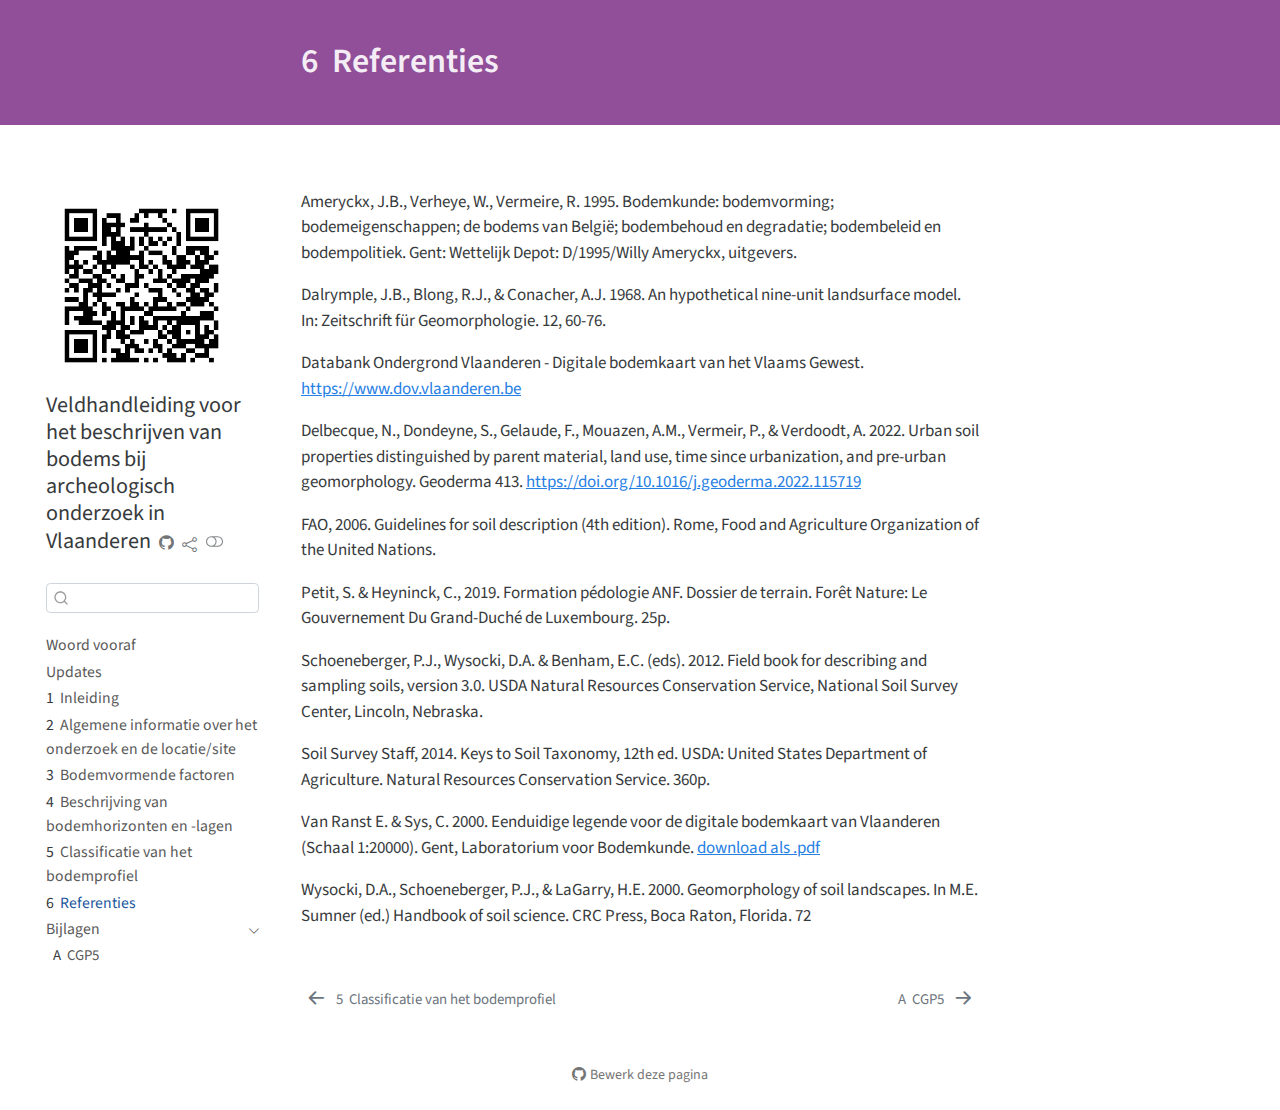
<file: docs/06_literatuur.html>
<!DOCTYPE html>
<html xmlns="http://www.w3.org/1999/xhtml" lang="nl" xml:lang="nl"><head>

<meta charset="utf-8">
<meta name="generator" content="quarto-1.3.353">

<meta name="viewport" content="width=device-width, initial-scale=1.0, user-scalable=yes">


<title>Veldhandleiding voor het beschrijven van bodems bij archeologisch onderzoek in Vlaanderen - 6&nbsp; Referenties</title>
<style>
code{white-space: pre-wrap;}
span.smallcaps{font-variant: small-caps;}
div.columns{display: flex; gap: min(4vw, 1.5em);}
div.column{flex: auto; overflow-x: auto;}
div.hanging-indent{margin-left: 1.5em; text-indent: -1.5em;}
ul.task-list{list-style: none;}
ul.task-list li input[type="checkbox"] {
  width: 0.8em;
  margin: 0 0.8em 0.2em -1em; /* quarto-specific, see https://github.com/quarto-dev/quarto-cli/issues/4556 */ 
  vertical-align: middle;
}
</style>


<script src="site_libs/quarto-nav/quarto-nav.js"></script>
<script src="site_libs/quarto-nav/headroom.min.js"></script>
<script src="site_libs/clipboard/clipboard.min.js"></script>
<script src="site_libs/quarto-search/autocomplete.umd.js"></script>
<script src="site_libs/quarto-search/fuse.min.js"></script>
<script src="site_libs/quarto-search/quarto-search.js"></script>
<meta name="quarto:offset" content="./">
<link href="./99_CGP5.html" rel="next">
<link href="./05_classificatie.html" rel="prev">
<script src="site_libs/quarto-html/quarto.js"></script>
<script src="site_libs/quarto-html/popper.min.js"></script>
<script src="site_libs/quarto-html/tippy.umd.min.js"></script>
<script src="site_libs/quarto-html/anchor.min.js"></script>
<link href="site_libs/quarto-html/tippy.css" rel="stylesheet">
<link href="site_libs/quarto-html/quarto-syntax-highlighting.css" rel="stylesheet" class="quarto-color-scheme" id="quarto-text-highlighting-styles">
<link href="site_libs/quarto-html/quarto-syntax-highlighting-dark.css" rel="prefetch" class="quarto-color-scheme quarto-color-alternate" id="quarto-text-highlighting-styles">
<script src="site_libs/bootstrap/bootstrap.min.js"></script>
<link href="site_libs/bootstrap/bootstrap-icons.css" rel="stylesheet">
<link href="site_libs/bootstrap/bootstrap.min.css" rel="stylesheet" class="quarto-color-scheme" id="quarto-bootstrap" data-mode="light">
<link href="site_libs/bootstrap/bootstrap-dark.min.css" rel="prefetch" class="quarto-color-scheme quarto-color-alternate" id="quarto-bootstrap" data-mode="dark">
<script id="quarto-search-options" type="application/json">{
  "location": "sidebar",
  "copy-button": false,
  "collapse-after": 3,
  "panel-placement": "start",
  "type": "textbox",
  "limit": 20,
  "language": {
    "search-no-results-text": "Geen resultaat",
    "search-matching-documents-text": "Gevonden documenten",
    "search-copy-link-title": "Kopieer link om te zoeken",
    "search-hide-matches-text": "Extra overeenkomsten verbergen",
    "search-more-match-text": "meer overeenkomst in dit document",
    "search-more-matches-text": "meer overeenkomsten in dit document",
    "search-clear-button-title": "Wissen",
    "search-detached-cancel-button-title": "Annuleren",
    "search-submit-button-title": "Verzenden"
  }
}</script>
<style>

      .quarto-title-block .quarto-title-banner h1,
      .quarto-title-block .quarto-title-banner h2,
      .quarto-title-block .quarto-title-banner h3,
      .quarto-title-block .quarto-title-banner h4,
      .quarto-title-block .quarto-title-banner h5,
      .quarto-title-block .quarto-title-banner h6
      {
        color: white;
      }

      .quarto-title-block .quarto-title-banner {
        color: white;
background: #914f9a;
      }
</style>


<meta name="twitter:title" content="Veldhandleiding voor het beschrijven van bodems bij archeologisch onderzoek in Vlaanderen - 6&nbsp; Referenties">
<meta name="twitter:description" content="">
<meta name="twitter:image" content="/docs/figuren/cover.jpg">
<meta name="twitter:card" content="summary_large_image">
</head>

<body class="nav-sidebar floating">

<div id="quarto-search-results"></div>
  <header id="quarto-header" class="headroom fixed-top">
  <nav class="quarto-secondary-nav">
    <div class="container-fluid d-flex">
      <button type="button" class="quarto-btn-toggle btn" data-bs-toggle="collapse" data-bs-target="#quarto-sidebar,#quarto-sidebar-glass" aria-controls="quarto-sidebar" aria-expanded="false" aria-label="Schakel zijbalk in" onclick="if (window.quartoToggleHeadroom) { window.quartoToggleHeadroom(); }">
        <i class="bi bi-layout-text-sidebar-reverse"></i>
      </button>
      <nav class="quarto-page-breadcrumbs" aria-label="breadcrumb"><ol class="breadcrumb"><li class="breadcrumb-item"><a href="./06_literatuur.html"><span class="chapter-number">6</span>&nbsp; <span class="chapter-title">Referenties</span></a></li></ol></nav>
      <a class="flex-grow-1" role="button" data-bs-toggle="collapse" data-bs-target="#quarto-sidebar,#quarto-sidebar-glass" aria-controls="quarto-sidebar" aria-expanded="false" aria-label="Schakel zijbalk in" onclick="if (window.quartoToggleHeadroom) { window.quartoToggleHeadroom(); }">      
      </a>
      <button type="button" class="btn quarto-search-button" aria-label="Zoeken" onclick="window.quartoOpenSearch();">
        <i class="bi bi-search"></i>
      </button>
    </div>
  </nav>
</header>
<!-- content -->
<header id="title-block-header" class="quarto-title-block default page-columns page-full">
  <div class="quarto-title-banner page-columns page-full">
    <div class="quarto-title column-body">
      <h1 class="title"><span class="chapter-number">6</span>&nbsp; <span class="chapter-title">Referenties</span></h1>
                      </div>
  </div>
    
  
  <div class="quarto-title-meta">

      
    
      
    </div>
    
  
  </header><div id="quarto-content" class="quarto-container page-columns page-rows-contents page-layout-article">
<!-- sidebar -->
  <nav id="quarto-sidebar" class="sidebar collapse collapse-horizontal sidebar-navigation floating overflow-auto">
    <div class="pt-lg-2 mt-2 text-left sidebar-header sidebar-header-stacked">
      <a href="./index.html" class="sidebar-logo-link">
      <img src="./figuren/qr_bodems.png" alt="" class="sidebar-logo py-0 d-lg-inline d-none">
      </a>
    <div class="sidebar-title mb-0 py-0">
      <a href="./">Veldhandleiding voor het beschrijven van bodems bij archeologisch onderzoek in Vlaanderen</a> 
        <div class="sidebar-tools-main tools-wide">
    <a href="https://github.com/hanecakr/handleidingBeschrijvingBodems/" title="Source Code" class="quarto-navigation-tool px-1" aria-label="Source Code"><i class="bi bi-github"></i></a>
    <div class="dropdown">
      <a href="" title="Share" id="quarto-navigation-tool-dropdown-0" class="quarto-navigation-tool dropdown-toggle px-1" data-bs-toggle="dropdown" aria-expanded="false" aria-label="Share"><i class="bi bi-share"></i></a>
      <ul class="dropdown-menu" aria-labelledby="quarto-navigation-tool-dropdown-0">
          <li>
            <a class="dropdown-item sidebar-tools-main-item" href="https://twitter.com/intent/tweet?url=|url|">
              <i class="bi bi-bi-twitter pe-1"></i>
            Twitter
            </a>
          </li>
          <li>
            <a class="dropdown-item sidebar-tools-main-item" href="https://www.facebook.com/sharer/sharer.php?u=|url|">
              <i class="bi bi-bi-facebook pe-1"></i>
            Facebook
            </a>
          </li>
          <li>
            <a class="dropdown-item sidebar-tools-main-item" href="https://www.linkedin.com/sharing/share-offsite/?url=|url|">
              <i class="bi bi-bi-linkedin pe-1"></i>
            LinkedIn
            </a>
          </li>
      </ul>
    </div>
  <a href="" class="quarto-color-scheme-toggle quarto-navigation-tool  px-1" onclick="window.quartoToggleColorScheme(); return false;" title="Schakel donkere modus in"><i class="bi"></i></a>
</div>
    </div>
      </div>
        <div class="mt-2 flex-shrink-0 align-items-center">
        <div class="sidebar-search">
        <div id="quarto-search" class="" title="Zoeken"></div>
        </div>
        </div>
    <div class="sidebar-menu-container"> 
    <ul class="list-unstyled mt-1">
        <li class="sidebar-item">
  <div class="sidebar-item-container"> 
  <a href="./index.html" class="sidebar-item-text sidebar-link">
 <span class="menu-text">Woord vooraf</span></a>
  </div>
</li>
        <li class="sidebar-item">
  <div class="sidebar-item-container"> 
  <a href="./updates.html" class="sidebar-item-text sidebar-link">
 <span class="menu-text">Updates</span></a>
  </div>
</li>
        <li class="sidebar-item">
  <div class="sidebar-item-container"> 
  <a href="./01_inleiding.html" class="sidebar-item-text sidebar-link">
 <span class="menu-text"><span class="chapter-number">1</span>&nbsp; <span class="chapter-title">Inleiding</span></span></a>
  </div>
</li>
        <li class="sidebar-item">
  <div class="sidebar-item-container"> 
  <a href="./02_algemeneInfo.html" class="sidebar-item-text sidebar-link">
 <span class="menu-text"><span class="chapter-number">2</span>&nbsp; <span class="chapter-title">Algemene informatie over het onderzoek en de locatie/site</span></span></a>
  </div>
</li>
        <li class="sidebar-item">
  <div class="sidebar-item-container"> 
  <a href="./03_bodemvorming.html" class="sidebar-item-text sidebar-link">
 <span class="menu-text"><span class="chapter-number">3</span>&nbsp; <span class="chapter-title">Bodemvormende factoren</span></span></a>
  </div>
</li>
        <li class="sidebar-item">
  <div class="sidebar-item-container"> 
  <a href="./04_bodembeschrijving.html" class="sidebar-item-text sidebar-link">
 <span class="menu-text"><span class="chapter-number">4</span>&nbsp; <span class="chapter-title">Beschrijving van bodemhorizonten en -lagen</span></span></a>
  </div>
</li>
        <li class="sidebar-item">
  <div class="sidebar-item-container"> 
  <a href="./05_classificatie.html" class="sidebar-item-text sidebar-link">
 <span class="menu-text"><span class="chapter-number">5</span>&nbsp; <span class="chapter-title">Classificatie van het bodemprofiel</span></span></a>
  </div>
</li>
        <li class="sidebar-item">
  <div class="sidebar-item-container"> 
  <a href="./06_literatuur.html" class="sidebar-item-text sidebar-link active">
 <span class="menu-text"><span class="chapter-number">6</span>&nbsp; <span class="chapter-title">Referenties</span></span></a>
  </div>
</li>
        <li class="sidebar-item sidebar-item-section">
      <div class="sidebar-item-container"> 
            <a class="sidebar-item-text sidebar-link text-start" data-bs-toggle="collapse" data-bs-target="#quarto-sidebar-section-1" aria-expanded="true">
 <span class="menu-text">Bijlagen</span></a>
          <a class="sidebar-item-toggle text-start" data-bs-toggle="collapse" data-bs-target="#quarto-sidebar-section-1" aria-expanded="true" aria-label="Schakel sectie">
            <i class="bi bi-chevron-right ms-2"></i>
          </a> 
      </div>
      <ul id="quarto-sidebar-section-1" class="collapse list-unstyled sidebar-section depth1 show">  
          <li class="sidebar-item">
  <div class="sidebar-item-container"> 
  <a href="./99_CGP5.html" class="sidebar-item-text sidebar-link">
 <span class="menu-text"><span class="chapter-number">A</span>&nbsp; <span class="chapter-title">CGP5</span></span></a>
  </div>
</li>
      </ul>
  </li>
    </ul>
    </div>
</nav>
<div id="quarto-sidebar-glass" data-bs-toggle="collapse" data-bs-target="#quarto-sidebar,#quarto-sidebar-glass"></div>
<!-- margin-sidebar -->
    <div id="quarto-margin-sidebar" class="sidebar margin-sidebar">
        
    </div>
<!-- main -->
<main class="content quarto-banner-title-block" id="quarto-document-content">




<p>Ameryckx, J.B., Verheye, W., Vermeire, R. 1995. Bodemkunde: bodemvorming; bodemeigenschappen; de bodems van België; bodembehoud en degradatie; bodembeleid en bodempolitiek. Gent: Wettelijk Depot: D/1995/Willy Ameryckx, uitgevers.</p>
<p>Dalrymple, J.B., Blong, R.J., &amp; Conacher, A.J. 1968. An hypothetical nine-unit landsurface model. In: Zeitschrift für Geomorphologie. 12, 60-76.</p>
<p>Databank Ondergrond Vlaanderen - Digitale bodemkaart van het Vlaams Gewest. <a href="https://www.dov.vlaanderen.be">https://www.dov.vlaanderen.be</a></p>
<p>Delbecque, N., Dondeyne, S., Gelaude, F., Mouazen, A.M., Vermeir, P., &amp; Verdoodt, A. 2022. Urban soil properties distinguished by parent material, land use, time since urbanization, and pre-urban geomorphology. Geoderma 413. <a href="https://doi.org/10.1016/j.geoderma.2022.115719">https://doi.org/10.1016/j.geoderma.2022.115719</a></p>
<p>FAO, 2006. Guidelines for soil description (4th edition). Rome, Food and Agriculture Organization of the United Nations.</p>
<p>Petit, S. &amp; Heyninck, C., 2019. Formation pédologie ANF. Dossier de terrain. Forêt Nature: Le Gouvernement Du Grand-Duché de Luxembourg. 25p.</p>
<p>Schoeneberger, P.J., Wysocki, D.A. &amp; Benham, E.C. (eds). 2012. Field book for describing and sampling soils, version 3.0. USDA Natural Resources Conservation Service, National Soil Survey Center, Lincoln, Nebraska.</p>
<p>Soil Survey Staff, 2014. Keys to Soil Taxonomy, 12th ed.&nbsp;USDA: United States Department of Agriculture. Natural Resources Conservation Service. 360p.</p>
<p>Van Ranst E. &amp; Sys, C. 2000. Eenduidige legende voor de digitale bodemkaart van Vlaanderen (Schaal 1:20000). Gent, Laboratorium voor Bodemkunde. <a href="https://www.milieuinfo.be/dms/d/d/workspace/SpacesStore/417aadac-822a-4401-965e-ea9a4119f0a6/eenduidige%20legende_bodemkaart.pdf">download als .pdf</a></p>
<p>Wysocki, D.A., Schoeneberger, P.J., &amp; LaGarry, H.E. 2000. Geomorphology of soil landscapes. In M.E. Sumner (ed.) Handbook of soil science. CRC Press, Boca Raton, Florida. 72</p>



</main> <!-- /main -->
<script id="quarto-html-after-body" type="application/javascript">
window.document.addEventListener("DOMContentLoaded", function (event) {
  const toggleBodyColorMode = (bsSheetEl) => {
    const mode = bsSheetEl.getAttribute("data-mode");
    const bodyEl = window.document.querySelector("body");
    if (mode === "dark") {
      bodyEl.classList.add("quarto-dark");
      bodyEl.classList.remove("quarto-light");
    } else {
      bodyEl.classList.add("quarto-light");
      bodyEl.classList.remove("quarto-dark");
    }
  }
  const toggleBodyColorPrimary = () => {
    const bsSheetEl = window.document.querySelector("link#quarto-bootstrap");
    if (bsSheetEl) {
      toggleBodyColorMode(bsSheetEl);
    }
  }
  toggleBodyColorPrimary();  
  const disableStylesheet = (stylesheets) => {
    for (let i=0; i < stylesheets.length; i++) {
      const stylesheet = stylesheets[i];
      stylesheet.rel = 'prefetch';
    }
  }
  const enableStylesheet = (stylesheets) => {
    for (let i=0; i < stylesheets.length; i++) {
      const stylesheet = stylesheets[i];
      stylesheet.rel = 'stylesheet';
    }
  }
  const manageTransitions = (selector, allowTransitions) => {
    const els = window.document.querySelectorAll(selector);
    for (let i=0; i < els.length; i++) {
      const el = els[i];
      if (allowTransitions) {
        el.classList.remove('notransition');
      } else {
        el.classList.add('notransition');
      }
    }
  }
  const toggleColorMode = (alternate) => {
    // Switch the stylesheets
    const alternateStylesheets = window.document.querySelectorAll('link.quarto-color-scheme.quarto-color-alternate');
    manageTransitions('#quarto-margin-sidebar .nav-link', false);
    if (alternate) {
      enableStylesheet(alternateStylesheets);
      for (const sheetNode of alternateStylesheets) {
        if (sheetNode.id === "quarto-bootstrap") {
          toggleBodyColorMode(sheetNode);
        }
      }
    } else {
      disableStylesheet(alternateStylesheets);
      toggleBodyColorPrimary();
    }
    manageTransitions('#quarto-margin-sidebar .nav-link', true);
    // Switch the toggles
    const toggles = window.document.querySelectorAll('.quarto-color-scheme-toggle');
    for (let i=0; i < toggles.length; i++) {
      const toggle = toggles[i];
      if (toggle) {
        if (alternate) {
          toggle.classList.add("alternate");     
        } else {
          toggle.classList.remove("alternate");
        }
      }
    }
    // Hack to workaround the fact that safari doesn't
    // properly recolor the scrollbar when toggling (#1455)
    if (navigator.userAgent.indexOf('Safari') > 0 && navigator.userAgent.indexOf('Chrome') == -1) {
      manageTransitions("body", false);
      window.scrollTo(0, 1);
      setTimeout(() => {
        window.scrollTo(0, 0);
        manageTransitions("body", true);
      }, 40);  
    }
  }
  const isFileUrl = () => { 
    return window.location.protocol === 'file:';
  }
  const hasAlternateSentinel = () => {  
    let styleSentinel = getColorSchemeSentinel();
    if (styleSentinel !== null) {
      return styleSentinel === "alternate";
    } else {
      return false;
    }
  }
  const setStyleSentinel = (alternate) => {
    const value = alternate ? "alternate" : "default";
    if (!isFileUrl()) {
      window.localStorage.setItem("quarto-color-scheme", value);
    } else {
      localAlternateSentinel = value;
    }
  }
  const getColorSchemeSentinel = () => {
    if (!isFileUrl()) {
      const storageValue = window.localStorage.getItem("quarto-color-scheme");
      return storageValue != null ? storageValue : localAlternateSentinel;
    } else {
      return localAlternateSentinel;
    }
  }
  let localAlternateSentinel = 'default';
  // Dark / light mode switch
  window.quartoToggleColorScheme = () => {
    // Read the current dark / light value 
    let toAlternate = !hasAlternateSentinel();
    toggleColorMode(toAlternate);
    setStyleSentinel(toAlternate);
  };
  // Ensure there is a toggle, if there isn't float one in the top right
  if (window.document.querySelector('.quarto-color-scheme-toggle') === null) {
    const a = window.document.createElement('a');
    a.classList.add('top-right');
    a.classList.add('quarto-color-scheme-toggle');
    a.href = "";
    a.onclick = function() { try { window.quartoToggleColorScheme(); } catch {} return false; };
    const i = window.document.createElement("i");
    i.classList.add('bi');
    a.appendChild(i);
    window.document.body.appendChild(a);
  }
  // Switch to dark mode if need be
  if (hasAlternateSentinel()) {
    toggleColorMode(true);
  } else {
    toggleColorMode(false);
  }
  const icon = "";
  const anchorJS = new window.AnchorJS();
  anchorJS.options = {
    placement: 'right',
    icon: icon
  };
  anchorJS.add('.anchored');
  const isCodeAnnotation = (el) => {
    for (const clz of el.classList) {
      if (clz.startsWith('code-annotation-')) {                     
        return true;
      }
    }
    return false;
  }
  const clipboard = new window.ClipboardJS('.code-copy-button', {
    text: function(trigger) {
      const codeEl = trigger.previousElementSibling.cloneNode(true);
      for (const childEl of codeEl.children) {
        if (isCodeAnnotation(childEl)) {
          childEl.remove();
        }
      }
      return codeEl.innerText;
    }
  });
  clipboard.on('success', function(e) {
    // button target
    const button = e.trigger;
    // don't keep focus
    button.blur();
    // flash "checked"
    button.classList.add('code-copy-button-checked');
    var currentTitle = button.getAttribute("title");
    button.setAttribute("title", "Gekopieerd!");
    let tooltip;
    if (window.bootstrap) {
      button.setAttribute("data-bs-toggle", "tooltip");
      button.setAttribute("data-bs-placement", "left");
      button.setAttribute("data-bs-title", "Gekopieerd!");
      tooltip = new bootstrap.Tooltip(button, 
        { trigger: "manual", 
          customClass: "code-copy-button-tooltip",
          offset: [0, -8]});
      tooltip.show();    
    }
    setTimeout(function() {
      if (tooltip) {
        tooltip.hide();
        button.removeAttribute("data-bs-title");
        button.removeAttribute("data-bs-toggle");
        button.removeAttribute("data-bs-placement");
      }
      button.setAttribute("title", currentTitle);
      button.classList.remove('code-copy-button-checked');
    }, 1000);
    // clear code selection
    e.clearSelection();
  });
  function tippyHover(el, contentFn) {
    const config = {
      allowHTML: true,
      content: contentFn,
      maxWidth: 500,
      delay: 100,
      arrow: false,
      appendTo: function(el) {
          return el.parentElement;
      },
      interactive: true,
      interactiveBorder: 10,
      theme: 'quarto',
      placement: 'bottom-start'
    };
    window.tippy(el, config); 
  }
  const noterefs = window.document.querySelectorAll('a[role="doc-noteref"]');
  for (var i=0; i<noterefs.length; i++) {
    const ref = noterefs[i];
    tippyHover(ref, function() {
      // use id or data attribute instead here
      let href = ref.getAttribute('data-footnote-href') || ref.getAttribute('href');
      try { href = new URL(href).hash; } catch {}
      const id = href.replace(/^#\/?/, "");
      const note = window.document.getElementById(id);
      return note.innerHTML;
    });
  }
      let selectedAnnoteEl;
      const selectorForAnnotation = ( cell, annotation) => {
        let cellAttr = 'data-code-cell="' + cell + '"';
        let lineAttr = 'data-code-annotation="' +  annotation + '"';
        const selector = 'span[' + cellAttr + '][' + lineAttr + ']';
        return selector;
      }
      const selectCodeLines = (annoteEl) => {
        const doc = window.document;
        const targetCell = annoteEl.getAttribute("data-target-cell");
        const targetAnnotation = annoteEl.getAttribute("data-target-annotation");
        const annoteSpan = window.document.querySelector(selectorForAnnotation(targetCell, targetAnnotation));
        const lines = annoteSpan.getAttribute("data-code-lines").split(",");
        const lineIds = lines.map((line) => {
          return targetCell + "-" + line;
        })
        let top = null;
        let height = null;
        let parent = null;
        if (lineIds.length > 0) {
            //compute the position of the single el (top and bottom and make a div)
            const el = window.document.getElementById(lineIds[0]);
            top = el.offsetTop;
            height = el.offsetHeight;
            parent = el.parentElement.parentElement;
          if (lineIds.length > 1) {
            const lastEl = window.document.getElementById(lineIds[lineIds.length - 1]);
            const bottom = lastEl.offsetTop + lastEl.offsetHeight;
            height = bottom - top;
          }
          if (top !== null && height !== null && parent !== null) {
            // cook up a div (if necessary) and position it 
            let div = window.document.getElementById("code-annotation-line-highlight");
            if (div === null) {
              div = window.document.createElement("div");
              div.setAttribute("id", "code-annotation-line-highlight");
              div.style.position = 'absolute';
              parent.appendChild(div);
            }
            div.style.top = top - 2 + "px";
            div.style.height = height + 4 + "px";
            let gutterDiv = window.document.getElementById("code-annotation-line-highlight-gutter");
            if (gutterDiv === null) {
              gutterDiv = window.document.createElement("div");
              gutterDiv.setAttribute("id", "code-annotation-line-highlight-gutter");
              gutterDiv.style.position = 'absolute';
              const codeCell = window.document.getElementById(targetCell);
              const gutter = codeCell.querySelector('.code-annotation-gutter');
              gutter.appendChild(gutterDiv);
            }
            gutterDiv.style.top = top - 2 + "px";
            gutterDiv.style.height = height + 4 + "px";
          }
          selectedAnnoteEl = annoteEl;
        }
      };
      const unselectCodeLines = () => {
        const elementsIds = ["code-annotation-line-highlight", "code-annotation-line-highlight-gutter"];
        elementsIds.forEach((elId) => {
          const div = window.document.getElementById(elId);
          if (div) {
            div.remove();
          }
        });
        selectedAnnoteEl = undefined;
      };
      // Attach click handler to the DT
      const annoteDls = window.document.querySelectorAll('dt[data-target-cell]');
      for (const annoteDlNode of annoteDls) {
        annoteDlNode.addEventListener('click', (event) => {
          const clickedEl = event.target;
          if (clickedEl !== selectedAnnoteEl) {
            unselectCodeLines();
            const activeEl = window.document.querySelector('dt[data-target-cell].code-annotation-active');
            if (activeEl) {
              activeEl.classList.remove('code-annotation-active');
            }
            selectCodeLines(clickedEl);
            clickedEl.classList.add('code-annotation-active');
          } else {
            // Unselect the line
            unselectCodeLines();
            clickedEl.classList.remove('code-annotation-active');
          }
        });
      }
  const findCites = (el) => {
    const parentEl = el.parentElement;
    if (parentEl) {
      const cites = parentEl.dataset.cites;
      if (cites) {
        return {
          el,
          cites: cites.split(' ')
        };
      } else {
        return findCites(el.parentElement)
      }
    } else {
      return undefined;
    }
  };
  var bibliorefs = window.document.querySelectorAll('a[role="doc-biblioref"]');
  for (var i=0; i<bibliorefs.length; i++) {
    const ref = bibliorefs[i];
    const citeInfo = findCites(ref);
    if (citeInfo) {
      tippyHover(citeInfo.el, function() {
        var popup = window.document.createElement('div');
        citeInfo.cites.forEach(function(cite) {
          var citeDiv = window.document.createElement('div');
          citeDiv.classList.add('hanging-indent');
          citeDiv.classList.add('csl-entry');
          var biblioDiv = window.document.getElementById('ref-' + cite);
          if (biblioDiv) {
            citeDiv.innerHTML = biblioDiv.innerHTML;
          }
          popup.appendChild(citeDiv);
        });
        return popup.innerHTML;
      });
    }
  }
    var localhostRegex = new RegExp(/^(?:http|https):\/\/localhost\:?[0-9]*\//);
      var filterRegex = new RegExp('/' + window.location.host + '/');
    var isInternal = (href) => {
        return filterRegex.test(href) || localhostRegex.test(href);
    }
    // Inspect non-navigation links and adorn them if external
 	var links = window.document.querySelectorAll('a[href]:not(.nav-link):not(.navbar-brand):not(.toc-action):not(.sidebar-link):not(.sidebar-item-toggle):not(.pagination-link):not(.no-external):not([aria-hidden]):not(.dropdown-item)');
    for (var i=0; i<links.length; i++) {
      const link = links[i];
      if (!isInternal(link.href)) {
          // target, if specified
          link.setAttribute("target", "_blank");
      }
    }
});
</script>
<nav class="page-navigation">
  <div class="nav-page nav-page-previous">
      <a href="./05_classificatie.html" class="pagination-link">
        <i class="bi bi-arrow-left-short"></i> <span class="nav-page-text"><span class="chapter-number">5</span>&nbsp; <span class="chapter-title">Classificatie van het bodemprofiel</span></span>
      </a>          
  </div>
  <div class="nav-page nav-page-next">
      <a href="./99_CGP5.html" class="pagination-link">
        <span class="nav-page-text"><span class="chapter-number">A</span>&nbsp; <span class="chapter-title">CGP5</span></span> <i class="bi bi-arrow-right-short"></i>
      </a>
  </div>
</nav>
</div> <!-- /content -->



<footer class="footer"><div class="nav-footer"><div class="nav-footer-center"><div class="toc-actions"><div><i class="bi bi-github"></i></div><div class="action-links"><p><a href="https://github.com/hanecakr/handleidingBeschrijvingBodems/edit/main/06_literatuur.qmd" class="toc-action">Bewerk deze pagina</a></p></div></div></div></div></footer></body></html>
</file>
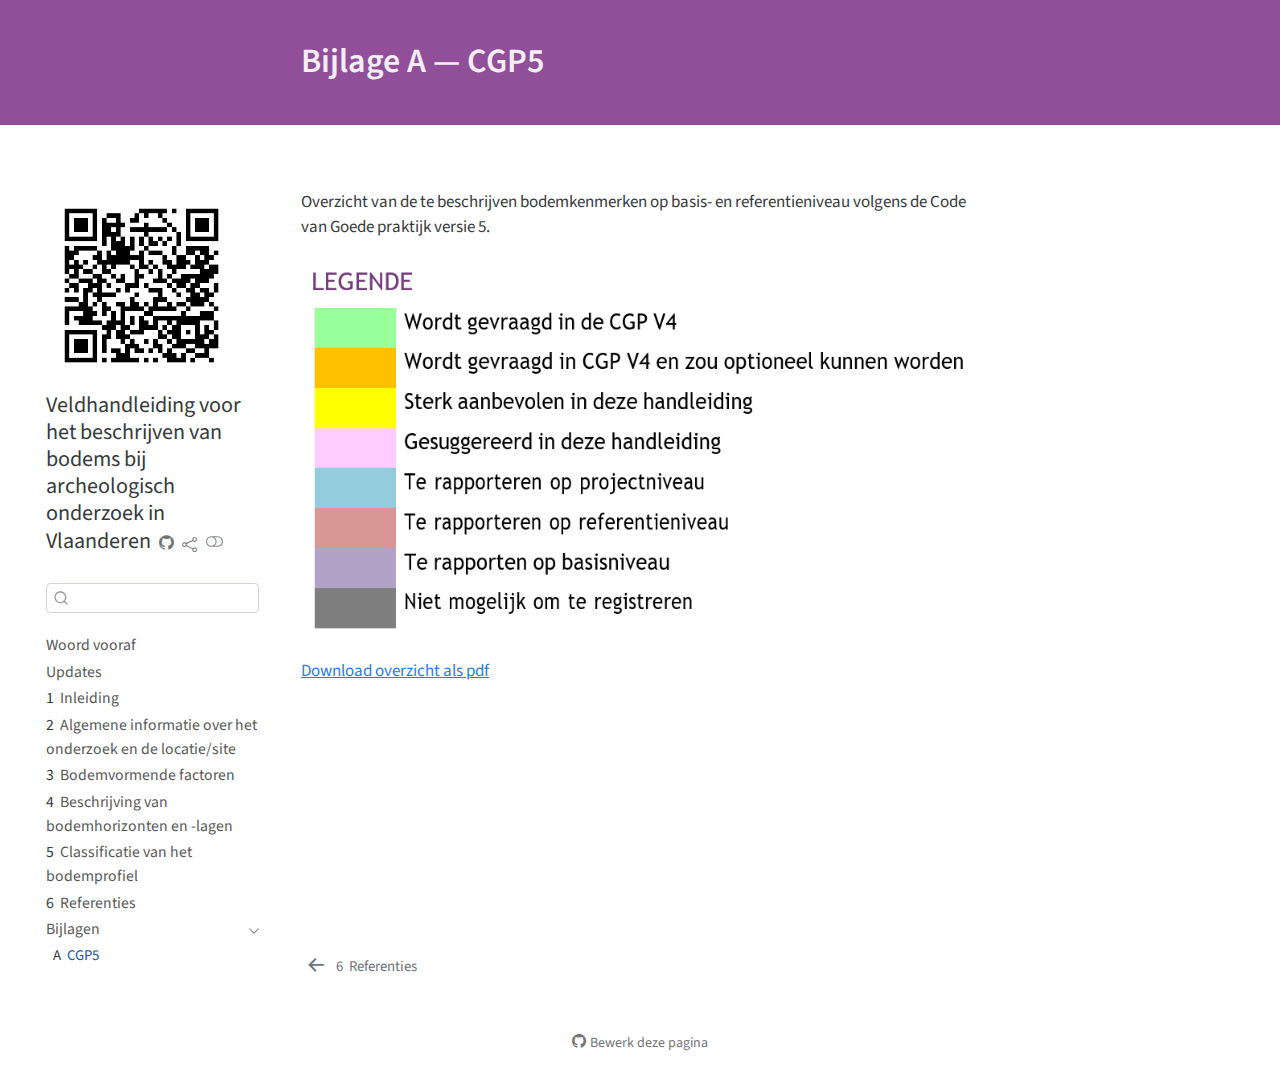
<file: docs/99_CGP5.html>
<!DOCTYPE html>
<html xmlns="http://www.w3.org/1999/xhtml" lang="nl" xml:lang="nl"><head>

<meta charset="utf-8">
<meta name="generator" content="quarto-1.3.353">

<meta name="viewport" content="width=device-width, initial-scale=1.0, user-scalable=yes">


<title>Veldhandleiding voor het beschrijven van bodems bij archeologisch onderzoek in Vlaanderen - Bijlage A — CGP5</title>
<style>
code{white-space: pre-wrap;}
span.smallcaps{font-variant: small-caps;}
div.columns{display: flex; gap: min(4vw, 1.5em);}
div.column{flex: auto; overflow-x: auto;}
div.hanging-indent{margin-left: 1.5em; text-indent: -1.5em;}
ul.task-list{list-style: none;}
ul.task-list li input[type="checkbox"] {
  width: 0.8em;
  margin: 0 0.8em 0.2em -1em; /* quarto-specific, see https://github.com/quarto-dev/quarto-cli/issues/4556 */ 
  vertical-align: middle;
}
</style>


<script src="site_libs/quarto-nav/quarto-nav.js"></script>
<script src="site_libs/quarto-nav/headroom.min.js"></script>
<script src="site_libs/clipboard/clipboard.min.js"></script>
<script src="site_libs/quarto-search/autocomplete.umd.js"></script>
<script src="site_libs/quarto-search/fuse.min.js"></script>
<script src="site_libs/quarto-search/quarto-search.js"></script>
<meta name="quarto:offset" content="./">
<link href="./06_literatuur.html" rel="prev">
<script src="site_libs/quarto-html/quarto.js"></script>
<script src="site_libs/quarto-html/popper.min.js"></script>
<script src="site_libs/quarto-html/tippy.umd.min.js"></script>
<script src="site_libs/quarto-html/anchor.min.js"></script>
<link href="site_libs/quarto-html/tippy.css" rel="stylesheet">
<link href="site_libs/quarto-html/quarto-syntax-highlighting.css" rel="stylesheet" class="quarto-color-scheme" id="quarto-text-highlighting-styles">
<link href="site_libs/quarto-html/quarto-syntax-highlighting-dark.css" rel="prefetch" class="quarto-color-scheme quarto-color-alternate" id="quarto-text-highlighting-styles">
<script src="site_libs/bootstrap/bootstrap.min.js"></script>
<link href="site_libs/bootstrap/bootstrap-icons.css" rel="stylesheet">
<link href="site_libs/bootstrap/bootstrap.min.css" rel="stylesheet" class="quarto-color-scheme" id="quarto-bootstrap" data-mode="light">
<link href="site_libs/bootstrap/bootstrap-dark.min.css" rel="prefetch" class="quarto-color-scheme quarto-color-alternate" id="quarto-bootstrap" data-mode="dark">
<script id="quarto-search-options" type="application/json">{
  "location": "sidebar",
  "copy-button": false,
  "collapse-after": 3,
  "panel-placement": "start",
  "type": "textbox",
  "limit": 20,
  "language": {
    "search-no-results-text": "Geen resultaat",
    "search-matching-documents-text": "Gevonden documenten",
    "search-copy-link-title": "Kopieer link om te zoeken",
    "search-hide-matches-text": "Extra overeenkomsten verbergen",
    "search-more-match-text": "meer overeenkomst in dit document",
    "search-more-matches-text": "meer overeenkomsten in dit document",
    "search-clear-button-title": "Wissen",
    "search-detached-cancel-button-title": "Annuleren",
    "search-submit-button-title": "Verzenden"
  }
}</script>
<style>

      .quarto-title-block .quarto-title-banner h1,
      .quarto-title-block .quarto-title-banner h2,
      .quarto-title-block .quarto-title-banner h3,
      .quarto-title-block .quarto-title-banner h4,
      .quarto-title-block .quarto-title-banner h5,
      .quarto-title-block .quarto-title-banner h6
      {
        color: white;
      }

      .quarto-title-block .quarto-title-banner {
        color: white;
background: #914f9a;
      }
</style>


<meta name="twitter:title" content="Veldhandleiding voor het beschrijven van bodems bij archeologisch onderzoek in Vlaanderen - Bijlage A — CGP5">
<meta name="twitter:description" content="">
<meta name="twitter:image" content="/docs/figuren/cover.jpg">
<meta name="twitter:card" content="summary_large_image">
</head>

<body class="nav-sidebar floating">

<div id="quarto-search-results"></div>
  <header id="quarto-header" class="headroom fixed-top">
  <nav class="quarto-secondary-nav">
    <div class="container-fluid d-flex">
      <button type="button" class="quarto-btn-toggle btn" data-bs-toggle="collapse" data-bs-target="#quarto-sidebar,#quarto-sidebar-glass" aria-controls="quarto-sidebar" aria-expanded="false" aria-label="Schakel zijbalk in" onclick="if (window.quartoToggleHeadroom) { window.quartoToggleHeadroom(); }">
        <i class="bi bi-layout-text-sidebar-reverse"></i>
      </button>
      <nav class="quarto-page-breadcrumbs" aria-label="breadcrumb"><ol class="breadcrumb"><li class="breadcrumb-item"><a href="./99_CGP5.html">Bijlagen</a></li><li class="breadcrumb-item"><a href="./99_CGP5.html"><span class="chapter-number">A</span>&nbsp; <span class="chapter-title">CGP5</span></a></li></ol></nav>
      <a class="flex-grow-1" role="button" data-bs-toggle="collapse" data-bs-target="#quarto-sidebar,#quarto-sidebar-glass" aria-controls="quarto-sidebar" aria-expanded="false" aria-label="Schakel zijbalk in" onclick="if (window.quartoToggleHeadroom) { window.quartoToggleHeadroom(); }">      
      </a>
      <button type="button" class="btn quarto-search-button" aria-label="Zoeken" onclick="window.quartoOpenSearch();">
        <i class="bi bi-search"></i>
      </button>
    </div>
  </nav>
</header>
<!-- content -->
<header id="title-block-header" class="quarto-title-block default page-columns page-full">
  <div class="quarto-title-banner page-columns page-full">
    <div class="quarto-title column-body">
      <h1 class="title">Bijlage A — CGP5</h1>
                      </div>
  </div>
    
  
  <div class="quarto-title-meta">

      
    
      
    </div>
    
  
  </header><div id="quarto-content" class="quarto-container page-columns page-rows-contents page-layout-article">
<!-- sidebar -->
  <nav id="quarto-sidebar" class="sidebar collapse collapse-horizontal sidebar-navigation floating overflow-auto">
    <div class="pt-lg-2 mt-2 text-left sidebar-header sidebar-header-stacked">
      <a href="./index.html" class="sidebar-logo-link">
      <img src="./figuren/qr_bodems.png" alt="" class="sidebar-logo py-0 d-lg-inline d-none">
      </a>
    <div class="sidebar-title mb-0 py-0">
      <a href="./">Veldhandleiding voor het beschrijven van bodems bij archeologisch onderzoek in Vlaanderen</a> 
        <div class="sidebar-tools-main tools-wide">
    <a href="https://github.com/hanecakr/handleidingBeschrijvingBodems/" title="Source Code" class="quarto-navigation-tool px-1" aria-label="Source Code"><i class="bi bi-github"></i></a>
    <div class="dropdown">
      <a href="" title="Share" id="quarto-navigation-tool-dropdown-0" class="quarto-navigation-tool dropdown-toggle px-1" data-bs-toggle="dropdown" aria-expanded="false" aria-label="Share"><i class="bi bi-share"></i></a>
      <ul class="dropdown-menu" aria-labelledby="quarto-navigation-tool-dropdown-0">
          <li>
            <a class="dropdown-item sidebar-tools-main-item" href="https://twitter.com/intent/tweet?url=|url|">
              <i class="bi bi-bi-twitter pe-1"></i>
            Twitter
            </a>
          </li>
          <li>
            <a class="dropdown-item sidebar-tools-main-item" href="https://www.facebook.com/sharer/sharer.php?u=|url|">
              <i class="bi bi-bi-facebook pe-1"></i>
            Facebook
            </a>
          </li>
          <li>
            <a class="dropdown-item sidebar-tools-main-item" href="https://www.linkedin.com/sharing/share-offsite/?url=|url|">
              <i class="bi bi-bi-linkedin pe-1"></i>
            LinkedIn
            </a>
          </li>
      </ul>
    </div>
  <a href="" class="quarto-color-scheme-toggle quarto-navigation-tool  px-1" onclick="window.quartoToggleColorScheme(); return false;" title="Schakel donkere modus in"><i class="bi"></i></a>
</div>
    </div>
      </div>
        <div class="mt-2 flex-shrink-0 align-items-center">
        <div class="sidebar-search">
        <div id="quarto-search" class="" title="Zoeken"></div>
        </div>
        </div>
    <div class="sidebar-menu-container"> 
    <ul class="list-unstyled mt-1">
        <li class="sidebar-item">
  <div class="sidebar-item-container"> 
  <a href="./index.html" class="sidebar-item-text sidebar-link">
 <span class="menu-text">Woord vooraf</span></a>
  </div>
</li>
        <li class="sidebar-item">
  <div class="sidebar-item-container"> 
  <a href="./updates.html" class="sidebar-item-text sidebar-link">
 <span class="menu-text">Updates</span></a>
  </div>
</li>
        <li class="sidebar-item">
  <div class="sidebar-item-container"> 
  <a href="./01_inleiding.html" class="sidebar-item-text sidebar-link">
 <span class="menu-text"><span class="chapter-number">1</span>&nbsp; <span class="chapter-title">Inleiding</span></span></a>
  </div>
</li>
        <li class="sidebar-item">
  <div class="sidebar-item-container"> 
  <a href="./02_algemeneInfo.html" class="sidebar-item-text sidebar-link">
 <span class="menu-text"><span class="chapter-number">2</span>&nbsp; <span class="chapter-title">Algemene informatie over het onderzoek en de locatie/site</span></span></a>
  </div>
</li>
        <li class="sidebar-item">
  <div class="sidebar-item-container"> 
  <a href="./03_bodemvorming.html" class="sidebar-item-text sidebar-link">
 <span class="menu-text"><span class="chapter-number">3</span>&nbsp; <span class="chapter-title">Bodemvormende factoren</span></span></a>
  </div>
</li>
        <li class="sidebar-item">
  <div class="sidebar-item-container"> 
  <a href="./04_bodembeschrijving.html" class="sidebar-item-text sidebar-link">
 <span class="menu-text"><span class="chapter-number">4</span>&nbsp; <span class="chapter-title">Beschrijving van bodemhorizonten en -lagen</span></span></a>
  </div>
</li>
        <li class="sidebar-item">
  <div class="sidebar-item-container"> 
  <a href="./05_classificatie.html" class="sidebar-item-text sidebar-link">
 <span class="menu-text"><span class="chapter-number">5</span>&nbsp; <span class="chapter-title">Classificatie van het bodemprofiel</span></span></a>
  </div>
</li>
        <li class="sidebar-item">
  <div class="sidebar-item-container"> 
  <a href="./06_literatuur.html" class="sidebar-item-text sidebar-link">
 <span class="menu-text"><span class="chapter-number">6</span>&nbsp; <span class="chapter-title">Referenties</span></span></a>
  </div>
</li>
        <li class="sidebar-item sidebar-item-section">
      <div class="sidebar-item-container"> 
            <a class="sidebar-item-text sidebar-link text-start" data-bs-toggle="collapse" data-bs-target="#quarto-sidebar-section-1" aria-expanded="true">
 <span class="menu-text">Bijlagen</span></a>
          <a class="sidebar-item-toggle text-start" data-bs-toggle="collapse" data-bs-target="#quarto-sidebar-section-1" aria-expanded="true" aria-label="Schakel sectie">
            <i class="bi bi-chevron-right ms-2"></i>
          </a> 
      </div>
      <ul id="quarto-sidebar-section-1" class="collapse list-unstyled sidebar-section depth1 show">  
          <li class="sidebar-item">
  <div class="sidebar-item-container"> 
  <a href="./99_CGP5.html" class="sidebar-item-text sidebar-link active">
 <span class="menu-text"><span class="chapter-number">A</span>&nbsp; <span class="chapter-title">CGP5</span></span></a>
  </div>
</li>
      </ul>
  </li>
    </ul>
    </div>
</nav>
<div id="quarto-sidebar-glass" data-bs-toggle="collapse" data-bs-target="#quarto-sidebar,#quarto-sidebar-glass"></div>
<!-- margin-sidebar -->
    <div id="quarto-margin-sidebar" class="sidebar margin-sidebar">
        
    </div>
<!-- main -->
<main class="content quarto-banner-title-block" id="quarto-document-content">




<p>Overzicht van de te beschrijven bodemkenmerken op basis- en referentieniveau volgens de Code van Goede praktijk versie 5.</p>
<p><img src="figuren/legende_bijlage.png" class="img-fluid"></p>
<p><a href="https://github.com/hanecakr/handleidingBeschrijvenBodems/blob/main/bijlage_CGP5.pdf">Download overzicht als pdf</a></p>



</main> <!-- /main -->
<script id="quarto-html-after-body" type="application/javascript">
window.document.addEventListener("DOMContentLoaded", function (event) {
  const toggleBodyColorMode = (bsSheetEl) => {
    const mode = bsSheetEl.getAttribute("data-mode");
    const bodyEl = window.document.querySelector("body");
    if (mode === "dark") {
      bodyEl.classList.add("quarto-dark");
      bodyEl.classList.remove("quarto-light");
    } else {
      bodyEl.classList.add("quarto-light");
      bodyEl.classList.remove("quarto-dark");
    }
  }
  const toggleBodyColorPrimary = () => {
    const bsSheetEl = window.document.querySelector("link#quarto-bootstrap");
    if (bsSheetEl) {
      toggleBodyColorMode(bsSheetEl);
    }
  }
  toggleBodyColorPrimary();  
  const disableStylesheet = (stylesheets) => {
    for (let i=0; i < stylesheets.length; i++) {
      const stylesheet = stylesheets[i];
      stylesheet.rel = 'prefetch';
    }
  }
  const enableStylesheet = (stylesheets) => {
    for (let i=0; i < stylesheets.length; i++) {
      const stylesheet = stylesheets[i];
      stylesheet.rel = 'stylesheet';
    }
  }
  const manageTransitions = (selector, allowTransitions) => {
    const els = window.document.querySelectorAll(selector);
    for (let i=0; i < els.length; i++) {
      const el = els[i];
      if (allowTransitions) {
        el.classList.remove('notransition');
      } else {
        el.classList.add('notransition');
      }
    }
  }
  const toggleColorMode = (alternate) => {
    // Switch the stylesheets
    const alternateStylesheets = window.document.querySelectorAll('link.quarto-color-scheme.quarto-color-alternate');
    manageTransitions('#quarto-margin-sidebar .nav-link', false);
    if (alternate) {
      enableStylesheet(alternateStylesheets);
      for (const sheetNode of alternateStylesheets) {
        if (sheetNode.id === "quarto-bootstrap") {
          toggleBodyColorMode(sheetNode);
        }
      }
    } else {
      disableStylesheet(alternateStylesheets);
      toggleBodyColorPrimary();
    }
    manageTransitions('#quarto-margin-sidebar .nav-link', true);
    // Switch the toggles
    const toggles = window.document.querySelectorAll('.quarto-color-scheme-toggle');
    for (let i=0; i < toggles.length; i++) {
      const toggle = toggles[i];
      if (toggle) {
        if (alternate) {
          toggle.classList.add("alternate");     
        } else {
          toggle.classList.remove("alternate");
        }
      }
    }
    // Hack to workaround the fact that safari doesn't
    // properly recolor the scrollbar when toggling (#1455)
    if (navigator.userAgent.indexOf('Safari') > 0 && navigator.userAgent.indexOf('Chrome') == -1) {
      manageTransitions("body", false);
      window.scrollTo(0, 1);
      setTimeout(() => {
        window.scrollTo(0, 0);
        manageTransitions("body", true);
      }, 40);  
    }
  }
  const isFileUrl = () => { 
    return window.location.protocol === 'file:';
  }
  const hasAlternateSentinel = () => {  
    let styleSentinel = getColorSchemeSentinel();
    if (styleSentinel !== null) {
      return styleSentinel === "alternate";
    } else {
      return false;
    }
  }
  const setStyleSentinel = (alternate) => {
    const value = alternate ? "alternate" : "default";
    if (!isFileUrl()) {
      window.localStorage.setItem("quarto-color-scheme", value);
    } else {
      localAlternateSentinel = value;
    }
  }
  const getColorSchemeSentinel = () => {
    if (!isFileUrl()) {
      const storageValue = window.localStorage.getItem("quarto-color-scheme");
      return storageValue != null ? storageValue : localAlternateSentinel;
    } else {
      return localAlternateSentinel;
    }
  }
  let localAlternateSentinel = 'default';
  // Dark / light mode switch
  window.quartoToggleColorScheme = () => {
    // Read the current dark / light value 
    let toAlternate = !hasAlternateSentinel();
    toggleColorMode(toAlternate);
    setStyleSentinel(toAlternate);
  };
  // Ensure there is a toggle, if there isn't float one in the top right
  if (window.document.querySelector('.quarto-color-scheme-toggle') === null) {
    const a = window.document.createElement('a');
    a.classList.add('top-right');
    a.classList.add('quarto-color-scheme-toggle');
    a.href = "";
    a.onclick = function() { try { window.quartoToggleColorScheme(); } catch {} return false; };
    const i = window.document.createElement("i");
    i.classList.add('bi');
    a.appendChild(i);
    window.document.body.appendChild(a);
  }
  // Switch to dark mode if need be
  if (hasAlternateSentinel()) {
    toggleColorMode(true);
  } else {
    toggleColorMode(false);
  }
  const icon = "";
  const anchorJS = new window.AnchorJS();
  anchorJS.options = {
    placement: 'right',
    icon: icon
  };
  anchorJS.add('.anchored');
  const isCodeAnnotation = (el) => {
    for (const clz of el.classList) {
      if (clz.startsWith('code-annotation-')) {                     
        return true;
      }
    }
    return false;
  }
  const clipboard = new window.ClipboardJS('.code-copy-button', {
    text: function(trigger) {
      const codeEl = trigger.previousElementSibling.cloneNode(true);
      for (const childEl of codeEl.children) {
        if (isCodeAnnotation(childEl)) {
          childEl.remove();
        }
      }
      return codeEl.innerText;
    }
  });
  clipboard.on('success', function(e) {
    // button target
    const button = e.trigger;
    // don't keep focus
    button.blur();
    // flash "checked"
    button.classList.add('code-copy-button-checked');
    var currentTitle = button.getAttribute("title");
    button.setAttribute("title", "Gekopieerd!");
    let tooltip;
    if (window.bootstrap) {
      button.setAttribute("data-bs-toggle", "tooltip");
      button.setAttribute("data-bs-placement", "left");
      button.setAttribute("data-bs-title", "Gekopieerd!");
      tooltip = new bootstrap.Tooltip(button, 
        { trigger: "manual", 
          customClass: "code-copy-button-tooltip",
          offset: [0, -8]});
      tooltip.show();    
    }
    setTimeout(function() {
      if (tooltip) {
        tooltip.hide();
        button.removeAttribute("data-bs-title");
        button.removeAttribute("data-bs-toggle");
        button.removeAttribute("data-bs-placement");
      }
      button.setAttribute("title", currentTitle);
      button.classList.remove('code-copy-button-checked');
    }, 1000);
    // clear code selection
    e.clearSelection();
  });
  function tippyHover(el, contentFn) {
    const config = {
      allowHTML: true,
      content: contentFn,
      maxWidth: 500,
      delay: 100,
      arrow: false,
      appendTo: function(el) {
          return el.parentElement;
      },
      interactive: true,
      interactiveBorder: 10,
      theme: 'quarto',
      placement: 'bottom-start'
    };
    window.tippy(el, config); 
  }
  const noterefs = window.document.querySelectorAll('a[role="doc-noteref"]');
  for (var i=0; i<noterefs.length; i++) {
    const ref = noterefs[i];
    tippyHover(ref, function() {
      // use id or data attribute instead here
      let href = ref.getAttribute('data-footnote-href') || ref.getAttribute('href');
      try { href = new URL(href).hash; } catch {}
      const id = href.replace(/^#\/?/, "");
      const note = window.document.getElementById(id);
      return note.innerHTML;
    });
  }
      let selectedAnnoteEl;
      const selectorForAnnotation = ( cell, annotation) => {
        let cellAttr = 'data-code-cell="' + cell + '"';
        let lineAttr = 'data-code-annotation="' +  annotation + '"';
        const selector = 'span[' + cellAttr + '][' + lineAttr + ']';
        return selector;
      }
      const selectCodeLines = (annoteEl) => {
        const doc = window.document;
        const targetCell = annoteEl.getAttribute("data-target-cell");
        const targetAnnotation = annoteEl.getAttribute("data-target-annotation");
        const annoteSpan = window.document.querySelector(selectorForAnnotation(targetCell, targetAnnotation));
        const lines = annoteSpan.getAttribute("data-code-lines").split(",");
        const lineIds = lines.map((line) => {
          return targetCell + "-" + line;
        })
        let top = null;
        let height = null;
        let parent = null;
        if (lineIds.length > 0) {
            //compute the position of the single el (top and bottom and make a div)
            const el = window.document.getElementById(lineIds[0]);
            top = el.offsetTop;
            height = el.offsetHeight;
            parent = el.parentElement.parentElement;
          if (lineIds.length > 1) {
            const lastEl = window.document.getElementById(lineIds[lineIds.length - 1]);
            const bottom = lastEl.offsetTop + lastEl.offsetHeight;
            height = bottom - top;
          }
          if (top !== null && height !== null && parent !== null) {
            // cook up a div (if necessary) and position it 
            let div = window.document.getElementById("code-annotation-line-highlight");
            if (div === null) {
              div = window.document.createElement("div");
              div.setAttribute("id", "code-annotation-line-highlight");
              div.style.position = 'absolute';
              parent.appendChild(div);
            }
            div.style.top = top - 2 + "px";
            div.style.height = height + 4 + "px";
            let gutterDiv = window.document.getElementById("code-annotation-line-highlight-gutter");
            if (gutterDiv === null) {
              gutterDiv = window.document.createElement("div");
              gutterDiv.setAttribute("id", "code-annotation-line-highlight-gutter");
              gutterDiv.style.position = 'absolute';
              const codeCell = window.document.getElementById(targetCell);
              const gutter = codeCell.querySelector('.code-annotation-gutter');
              gutter.appendChild(gutterDiv);
            }
            gutterDiv.style.top = top - 2 + "px";
            gutterDiv.style.height = height + 4 + "px";
          }
          selectedAnnoteEl = annoteEl;
        }
      };
      const unselectCodeLines = () => {
        const elementsIds = ["code-annotation-line-highlight", "code-annotation-line-highlight-gutter"];
        elementsIds.forEach((elId) => {
          const div = window.document.getElementById(elId);
          if (div) {
            div.remove();
          }
        });
        selectedAnnoteEl = undefined;
      };
      // Attach click handler to the DT
      const annoteDls = window.document.querySelectorAll('dt[data-target-cell]');
      for (const annoteDlNode of annoteDls) {
        annoteDlNode.addEventListener('click', (event) => {
          const clickedEl = event.target;
          if (clickedEl !== selectedAnnoteEl) {
            unselectCodeLines();
            const activeEl = window.document.querySelector('dt[data-target-cell].code-annotation-active');
            if (activeEl) {
              activeEl.classList.remove('code-annotation-active');
            }
            selectCodeLines(clickedEl);
            clickedEl.classList.add('code-annotation-active');
          } else {
            // Unselect the line
            unselectCodeLines();
            clickedEl.classList.remove('code-annotation-active');
          }
        });
      }
  const findCites = (el) => {
    const parentEl = el.parentElement;
    if (parentEl) {
      const cites = parentEl.dataset.cites;
      if (cites) {
        return {
          el,
          cites: cites.split(' ')
        };
      } else {
        return findCites(el.parentElement)
      }
    } else {
      return undefined;
    }
  };
  var bibliorefs = window.document.querySelectorAll('a[role="doc-biblioref"]');
  for (var i=0; i<bibliorefs.length; i++) {
    const ref = bibliorefs[i];
    const citeInfo = findCites(ref);
    if (citeInfo) {
      tippyHover(citeInfo.el, function() {
        var popup = window.document.createElement('div');
        citeInfo.cites.forEach(function(cite) {
          var citeDiv = window.document.createElement('div');
          citeDiv.classList.add('hanging-indent');
          citeDiv.classList.add('csl-entry');
          var biblioDiv = window.document.getElementById('ref-' + cite);
          if (biblioDiv) {
            citeDiv.innerHTML = biblioDiv.innerHTML;
          }
          popup.appendChild(citeDiv);
        });
        return popup.innerHTML;
      });
    }
  }
    var localhostRegex = new RegExp(/^(?:http|https):\/\/localhost\:?[0-9]*\//);
      var filterRegex = new RegExp('/' + window.location.host + '/');
    var isInternal = (href) => {
        return filterRegex.test(href) || localhostRegex.test(href);
    }
    // Inspect non-navigation links and adorn them if external
 	var links = window.document.querySelectorAll('a[href]:not(.nav-link):not(.navbar-brand):not(.toc-action):not(.sidebar-link):not(.sidebar-item-toggle):not(.pagination-link):not(.no-external):not([aria-hidden]):not(.dropdown-item)');
    for (var i=0; i<links.length; i++) {
      const link = links[i];
      if (!isInternal(link.href)) {
          // target, if specified
          link.setAttribute("target", "_blank");
      }
    }
});
</script>
<nav class="page-navigation">
  <div class="nav-page nav-page-previous">
      <a href="./06_literatuur.html" class="pagination-link">
        <i class="bi bi-arrow-left-short"></i> <span class="nav-page-text"><span class="chapter-number">6</span>&nbsp; <span class="chapter-title">Referenties</span></span>
      </a>          
  </div>
  <div class="nav-page nav-page-next">
  </div>
</nav>
</div> <!-- /content -->



<footer class="footer"><div class="nav-footer"><div class="nav-footer-center"><div class="toc-actions"><div><i class="bi bi-github"></i></div><div class="action-links"><p><a href="https://github.com/hanecakr/handleidingBeschrijvingBodems/edit/main/99_CGP5.qmd" class="toc-action">Bewerk deze pagina</a></p></div></div></div></div></footer></body></html>
</file>
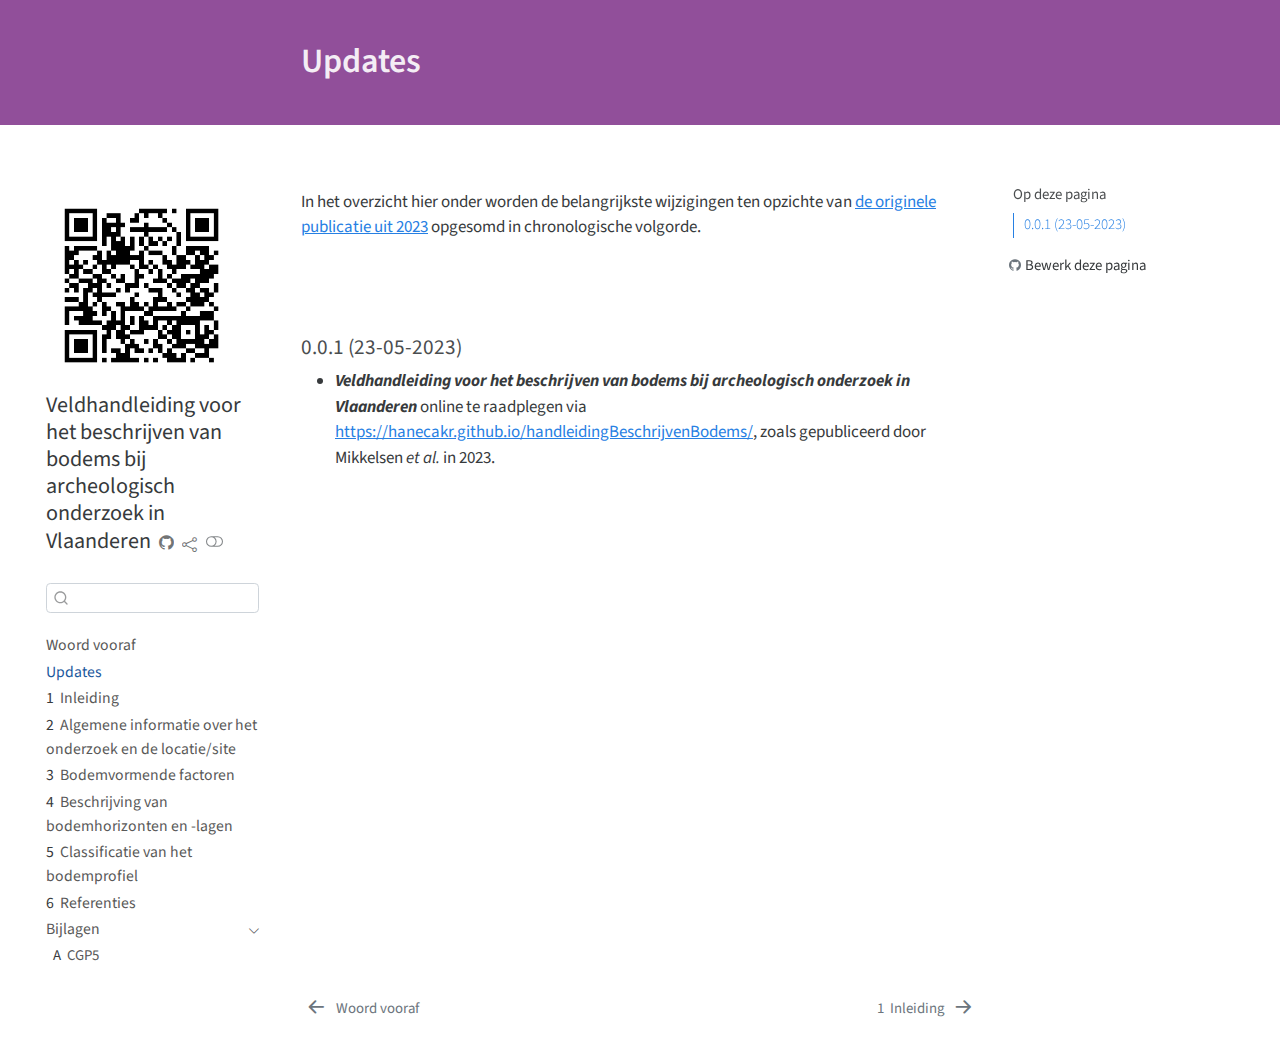
<file: docs/updates.html>
<!DOCTYPE html>
<html xmlns="http://www.w3.org/1999/xhtml" lang="nl" xml:lang="nl"><head>

<meta charset="utf-8">
<meta name="generator" content="quarto-1.3.353">

<meta name="viewport" content="width=device-width, initial-scale=1.0, user-scalable=yes">


<title>Veldhandleiding voor het beschrijven van bodems bij archeologisch onderzoek in Vlaanderen - Updates</title>
<style>
code{white-space: pre-wrap;}
span.smallcaps{font-variant: small-caps;}
div.columns{display: flex; gap: min(4vw, 1.5em);}
div.column{flex: auto; overflow-x: auto;}
div.hanging-indent{margin-left: 1.5em; text-indent: -1.5em;}
ul.task-list{list-style: none;}
ul.task-list li input[type="checkbox"] {
  width: 0.8em;
  margin: 0 0.8em 0.2em -1em; /* quarto-specific, see https://github.com/quarto-dev/quarto-cli/issues/4556 */ 
  vertical-align: middle;
}
</style>


<script src="site_libs/quarto-nav/quarto-nav.js"></script>
<script src="site_libs/quarto-nav/headroom.min.js"></script>
<script src="site_libs/clipboard/clipboard.min.js"></script>
<script src="site_libs/quarto-search/autocomplete.umd.js"></script>
<script src="site_libs/quarto-search/fuse.min.js"></script>
<script src="site_libs/quarto-search/quarto-search.js"></script>
<meta name="quarto:offset" content="./">
<link href="./01_inleiding.html" rel="next">
<link href="./index.html" rel="prev">
<script src="site_libs/quarto-html/quarto.js"></script>
<script src="site_libs/quarto-html/popper.min.js"></script>
<script src="site_libs/quarto-html/tippy.umd.min.js"></script>
<script src="site_libs/quarto-html/anchor.min.js"></script>
<link href="site_libs/quarto-html/tippy.css" rel="stylesheet">
<link href="site_libs/quarto-html/quarto-syntax-highlighting.css" rel="stylesheet" class="quarto-color-scheme" id="quarto-text-highlighting-styles">
<link href="site_libs/quarto-html/quarto-syntax-highlighting-dark.css" rel="prefetch" class="quarto-color-scheme quarto-color-alternate" id="quarto-text-highlighting-styles">
<script src="site_libs/bootstrap/bootstrap.min.js"></script>
<link href="site_libs/bootstrap/bootstrap-icons.css" rel="stylesheet">
<link href="site_libs/bootstrap/bootstrap.min.css" rel="stylesheet" class="quarto-color-scheme" id="quarto-bootstrap" data-mode="light">
<link href="site_libs/bootstrap/bootstrap-dark.min.css" rel="prefetch" class="quarto-color-scheme quarto-color-alternate" id="quarto-bootstrap" data-mode="dark">
<script id="quarto-search-options" type="application/json">{
  "location": "sidebar",
  "copy-button": false,
  "collapse-after": 3,
  "panel-placement": "start",
  "type": "textbox",
  "limit": 20,
  "language": {
    "search-no-results-text": "Geen resultaat",
    "search-matching-documents-text": "Gevonden documenten",
    "search-copy-link-title": "Kopieer link om te zoeken",
    "search-hide-matches-text": "Extra overeenkomsten verbergen",
    "search-more-match-text": "meer overeenkomst in dit document",
    "search-more-matches-text": "meer overeenkomsten in dit document",
    "search-clear-button-title": "Wissen",
    "search-detached-cancel-button-title": "Annuleren",
    "search-submit-button-title": "Verzenden"
  }
}</script>
<style>

      .quarto-title-block .quarto-title-banner h1,
      .quarto-title-block .quarto-title-banner h2,
      .quarto-title-block .quarto-title-banner h3,
      .quarto-title-block .quarto-title-banner h4,
      .quarto-title-block .quarto-title-banner h5,
      .quarto-title-block .quarto-title-banner h6
      {
        color: white;
      }

      .quarto-title-block .quarto-title-banner {
        color: white;
background: #914f9a;
      }
</style>


<meta name="twitter:title" content="Veldhandleiding voor het beschrijven van bodems bij archeologisch onderzoek in Vlaanderen - Updates">
<meta name="twitter:description" content="">
<meta name="twitter:image" content="/docs/figuren/cover.jpg">
<meta name="twitter:card" content="summary_large_image">
</head>

<body class="nav-sidebar floating">

<div id="quarto-search-results"></div>
  <header id="quarto-header" class="headroom fixed-top">
  <nav class="quarto-secondary-nav">
    <div class="container-fluid d-flex">
      <button type="button" class="quarto-btn-toggle btn" data-bs-toggle="collapse" data-bs-target="#quarto-sidebar,#quarto-sidebar-glass" aria-controls="quarto-sidebar" aria-expanded="false" aria-label="Schakel zijbalk in" onclick="if (window.quartoToggleHeadroom) { window.quartoToggleHeadroom(); }">
        <i class="bi bi-layout-text-sidebar-reverse"></i>
      </button>
      <nav class="quarto-page-breadcrumbs" aria-label="breadcrumb"><ol class="breadcrumb"><li class="breadcrumb-item"><a href="./updates.html">Updates</a></li></ol></nav>
      <a class="flex-grow-1" role="button" data-bs-toggle="collapse" data-bs-target="#quarto-sidebar,#quarto-sidebar-glass" aria-controls="quarto-sidebar" aria-expanded="false" aria-label="Schakel zijbalk in" onclick="if (window.quartoToggleHeadroom) { window.quartoToggleHeadroom(); }">      
      </a>
      <button type="button" class="btn quarto-search-button" aria-label="Zoeken" onclick="window.quartoOpenSearch();">
        <i class="bi bi-search"></i>
      </button>
    </div>
  </nav>
</header>
<!-- content -->
<header id="title-block-header" class="quarto-title-block default page-columns page-full">
  <div class="quarto-title-banner page-columns page-full">
    <div class="quarto-title column-body">
      <h1 class="title">Updates</h1>
                      </div>
  </div>
    
  
  <div class="quarto-title-meta">

      
    
      
    </div>
    
  
  </header><div id="quarto-content" class="quarto-container page-columns page-rows-contents page-layout-article">
<!-- sidebar -->
  <nav id="quarto-sidebar" class="sidebar collapse collapse-horizontal sidebar-navigation floating overflow-auto">
    <div class="pt-lg-2 mt-2 text-left sidebar-header sidebar-header-stacked">
      <a href="./index.html" class="sidebar-logo-link">
      <img src="./figuren/qr_bodems.png" alt="" class="sidebar-logo py-0 d-lg-inline d-none">
      </a>
    <div class="sidebar-title mb-0 py-0">
      <a href="./">Veldhandleiding voor het beschrijven van bodems bij archeologisch onderzoek in Vlaanderen</a> 
        <div class="sidebar-tools-main tools-wide">
    <a href="https://github.com/hanecakr/handleidingBeschrijvingBodems/" title="Source Code" class="quarto-navigation-tool px-1" aria-label="Source Code"><i class="bi bi-github"></i></a>
    <div class="dropdown">
      <a href="" title="Share" id="quarto-navigation-tool-dropdown-0" class="quarto-navigation-tool dropdown-toggle px-1" data-bs-toggle="dropdown" aria-expanded="false" aria-label="Share"><i class="bi bi-share"></i></a>
      <ul class="dropdown-menu" aria-labelledby="quarto-navigation-tool-dropdown-0">
          <li>
            <a class="dropdown-item sidebar-tools-main-item" href="https://twitter.com/intent/tweet?url=|url|">
              <i class="bi bi-bi-twitter pe-1"></i>
            Twitter
            </a>
          </li>
          <li>
            <a class="dropdown-item sidebar-tools-main-item" href="https://www.facebook.com/sharer/sharer.php?u=|url|">
              <i class="bi bi-bi-facebook pe-1"></i>
            Facebook
            </a>
          </li>
          <li>
            <a class="dropdown-item sidebar-tools-main-item" href="https://www.linkedin.com/sharing/share-offsite/?url=|url|">
              <i class="bi bi-bi-linkedin pe-1"></i>
            LinkedIn
            </a>
          </li>
      </ul>
    </div>
  <a href="" class="quarto-color-scheme-toggle quarto-navigation-tool  px-1" onclick="window.quartoToggleColorScheme(); return false;" title="Schakel donkere modus in"><i class="bi"></i></a>
</div>
    </div>
      </div>
        <div class="mt-2 flex-shrink-0 align-items-center">
        <div class="sidebar-search">
        <div id="quarto-search" class="" title="Zoeken"></div>
        </div>
        </div>
    <div class="sidebar-menu-container"> 
    <ul class="list-unstyled mt-1">
        <li class="sidebar-item">
  <div class="sidebar-item-container"> 
  <a href="./index.html" class="sidebar-item-text sidebar-link">
 <span class="menu-text">Woord vooraf</span></a>
  </div>
</li>
        <li class="sidebar-item">
  <div class="sidebar-item-container"> 
  <a href="./updates.html" class="sidebar-item-text sidebar-link active">
 <span class="menu-text">Updates</span></a>
  </div>
</li>
        <li class="sidebar-item">
  <div class="sidebar-item-container"> 
  <a href="./01_inleiding.html" class="sidebar-item-text sidebar-link">
 <span class="menu-text"><span class="chapter-number">1</span>&nbsp; <span class="chapter-title">Inleiding</span></span></a>
  </div>
</li>
        <li class="sidebar-item">
  <div class="sidebar-item-container"> 
  <a href="./02_algemeneInfo.html" class="sidebar-item-text sidebar-link">
 <span class="menu-text"><span class="chapter-number">2</span>&nbsp; <span class="chapter-title">Algemene informatie over het onderzoek en de locatie/site</span></span></a>
  </div>
</li>
        <li class="sidebar-item">
  <div class="sidebar-item-container"> 
  <a href="./03_bodemvorming.html" class="sidebar-item-text sidebar-link">
 <span class="menu-text"><span class="chapter-number">3</span>&nbsp; <span class="chapter-title">Bodemvormende factoren</span></span></a>
  </div>
</li>
        <li class="sidebar-item">
  <div class="sidebar-item-container"> 
  <a href="./04_bodembeschrijving.html" class="sidebar-item-text sidebar-link">
 <span class="menu-text"><span class="chapter-number">4</span>&nbsp; <span class="chapter-title">Beschrijving van bodemhorizonten en -lagen</span></span></a>
  </div>
</li>
        <li class="sidebar-item">
  <div class="sidebar-item-container"> 
  <a href="./05_classificatie.html" class="sidebar-item-text sidebar-link">
 <span class="menu-text"><span class="chapter-number">5</span>&nbsp; <span class="chapter-title">Classificatie van het bodemprofiel</span></span></a>
  </div>
</li>
        <li class="sidebar-item">
  <div class="sidebar-item-container"> 
  <a href="./06_literatuur.html" class="sidebar-item-text sidebar-link">
 <span class="menu-text"><span class="chapter-number">6</span>&nbsp; <span class="chapter-title">Referenties</span></span></a>
  </div>
</li>
        <li class="sidebar-item sidebar-item-section">
      <div class="sidebar-item-container"> 
            <a class="sidebar-item-text sidebar-link text-start" data-bs-toggle="collapse" data-bs-target="#quarto-sidebar-section-1" aria-expanded="true">
 <span class="menu-text">Bijlagen</span></a>
          <a class="sidebar-item-toggle text-start" data-bs-toggle="collapse" data-bs-target="#quarto-sidebar-section-1" aria-expanded="true" aria-label="Schakel sectie">
            <i class="bi bi-chevron-right ms-2"></i>
          </a> 
      </div>
      <ul id="quarto-sidebar-section-1" class="collapse list-unstyled sidebar-section depth1 show">  
          <li class="sidebar-item">
  <div class="sidebar-item-container"> 
  <a href="./99_CGP5.html" class="sidebar-item-text sidebar-link">
 <span class="menu-text"><span class="chapter-number">A</span>&nbsp; <span class="chapter-title">CGP5</span></span></a>
  </div>
</li>
      </ul>
  </li>
    </ul>
    </div>
</nav>
<div id="quarto-sidebar-glass" data-bs-toggle="collapse" data-bs-target="#quarto-sidebar,#quarto-sidebar-glass"></div>
<!-- margin-sidebar -->
    <div id="quarto-margin-sidebar" class="sidebar margin-sidebar">
        <nav id="TOC" role="doc-toc" class="toc-active">
    <h2 id="toc-title">Op deze pagina</h2>
   
  <ul>
  <li><a href="#section" id="toc-section" class="nav-link active" data-scroll-target="#section">0.0.1 (23-05-2023)</a></li>
  </ul>
<div class="toc-actions"><div><i class="bi bi-github"></i></div><div class="action-links"><p><a href="https://github.com/hanecakr/handleidingBeschrijvingBodems/edit/main/updates.qmd" class="toc-action">Bewerk deze pagina</a></p></div></div></nav>
    </div>
<!-- main -->
<main class="content quarto-banner-title-block" id="quarto-document-content">




<p>In het overzicht hier onder worden de belangrijkste wijzigingen ten opzichte van <a href="https://doi.org/10.55465/TJAE3292">de originele publicatie uit 2023</a> opgesomd in chronologische volgorde.</p>
<p><br> <br></p>
<section id="section" class="level4">
<h4 class="anchored" data-anchor-id="section">0.0.1 (23-05-2023)</h4>
<ul>
<li><strong><em>Veldhandleiding voor het beschrijven van bodems bij archeologisch onderzoek in Vlaanderen</em></strong> online te raadplegen via <a href="https://hanecakr.github.io/handleidingBeschrijvenBodems/" class="uri">https://hanecakr.github.io/handleidingBeschrijvenBodems/</a>, zoals gepubliceerd door Mikkelsen <em>et al.</em> in 2023.</li>
</ul>


</section>

</main> <!-- /main -->
<script id="quarto-html-after-body" type="application/javascript">
window.document.addEventListener("DOMContentLoaded", function (event) {
  const toggleBodyColorMode = (bsSheetEl) => {
    const mode = bsSheetEl.getAttribute("data-mode");
    const bodyEl = window.document.querySelector("body");
    if (mode === "dark") {
      bodyEl.classList.add("quarto-dark");
      bodyEl.classList.remove("quarto-light");
    } else {
      bodyEl.classList.add("quarto-light");
      bodyEl.classList.remove("quarto-dark");
    }
  }
  const toggleBodyColorPrimary = () => {
    const bsSheetEl = window.document.querySelector("link#quarto-bootstrap");
    if (bsSheetEl) {
      toggleBodyColorMode(bsSheetEl);
    }
  }
  toggleBodyColorPrimary();  
  const disableStylesheet = (stylesheets) => {
    for (let i=0; i < stylesheets.length; i++) {
      const stylesheet = stylesheets[i];
      stylesheet.rel = 'prefetch';
    }
  }
  const enableStylesheet = (stylesheets) => {
    for (let i=0; i < stylesheets.length; i++) {
      const stylesheet = stylesheets[i];
      stylesheet.rel = 'stylesheet';
    }
  }
  const manageTransitions = (selector, allowTransitions) => {
    const els = window.document.querySelectorAll(selector);
    for (let i=0; i < els.length; i++) {
      const el = els[i];
      if (allowTransitions) {
        el.classList.remove('notransition');
      } else {
        el.classList.add('notransition');
      }
    }
  }
  const toggleColorMode = (alternate) => {
    // Switch the stylesheets
    const alternateStylesheets = window.document.querySelectorAll('link.quarto-color-scheme.quarto-color-alternate');
    manageTransitions('#quarto-margin-sidebar .nav-link', false);
    if (alternate) {
      enableStylesheet(alternateStylesheets);
      for (const sheetNode of alternateStylesheets) {
        if (sheetNode.id === "quarto-bootstrap") {
          toggleBodyColorMode(sheetNode);
        }
      }
    } else {
      disableStylesheet(alternateStylesheets);
      toggleBodyColorPrimary();
    }
    manageTransitions('#quarto-margin-sidebar .nav-link', true);
    // Switch the toggles
    const toggles = window.document.querySelectorAll('.quarto-color-scheme-toggle');
    for (let i=0; i < toggles.length; i++) {
      const toggle = toggles[i];
      if (toggle) {
        if (alternate) {
          toggle.classList.add("alternate");     
        } else {
          toggle.classList.remove("alternate");
        }
      }
    }
    // Hack to workaround the fact that safari doesn't
    // properly recolor the scrollbar when toggling (#1455)
    if (navigator.userAgent.indexOf('Safari') > 0 && navigator.userAgent.indexOf('Chrome') == -1) {
      manageTransitions("body", false);
      window.scrollTo(0, 1);
      setTimeout(() => {
        window.scrollTo(0, 0);
        manageTransitions("body", true);
      }, 40);  
    }
  }
  const isFileUrl = () => { 
    return window.location.protocol === 'file:';
  }
  const hasAlternateSentinel = () => {  
    let styleSentinel = getColorSchemeSentinel();
    if (styleSentinel !== null) {
      return styleSentinel === "alternate";
    } else {
      return false;
    }
  }
  const setStyleSentinel = (alternate) => {
    const value = alternate ? "alternate" : "default";
    if (!isFileUrl()) {
      window.localStorage.setItem("quarto-color-scheme", value);
    } else {
      localAlternateSentinel = value;
    }
  }
  const getColorSchemeSentinel = () => {
    if (!isFileUrl()) {
      const storageValue = window.localStorage.getItem("quarto-color-scheme");
      return storageValue != null ? storageValue : localAlternateSentinel;
    } else {
      return localAlternateSentinel;
    }
  }
  let localAlternateSentinel = 'default';
  // Dark / light mode switch
  window.quartoToggleColorScheme = () => {
    // Read the current dark / light value 
    let toAlternate = !hasAlternateSentinel();
    toggleColorMode(toAlternate);
    setStyleSentinel(toAlternate);
  };
  // Ensure there is a toggle, if there isn't float one in the top right
  if (window.document.querySelector('.quarto-color-scheme-toggle') === null) {
    const a = window.document.createElement('a');
    a.classList.add('top-right');
    a.classList.add('quarto-color-scheme-toggle');
    a.href = "";
    a.onclick = function() { try { window.quartoToggleColorScheme(); } catch {} return false; };
    const i = window.document.createElement("i");
    i.classList.add('bi');
    a.appendChild(i);
    window.document.body.appendChild(a);
  }
  // Switch to dark mode if need be
  if (hasAlternateSentinel()) {
    toggleColorMode(true);
  } else {
    toggleColorMode(false);
  }
  const icon = "";
  const anchorJS = new window.AnchorJS();
  anchorJS.options = {
    placement: 'right',
    icon: icon
  };
  anchorJS.add('.anchored');
  const isCodeAnnotation = (el) => {
    for (const clz of el.classList) {
      if (clz.startsWith('code-annotation-')) {                     
        return true;
      }
    }
    return false;
  }
  const clipboard = new window.ClipboardJS('.code-copy-button', {
    text: function(trigger) {
      const codeEl = trigger.previousElementSibling.cloneNode(true);
      for (const childEl of codeEl.children) {
        if (isCodeAnnotation(childEl)) {
          childEl.remove();
        }
      }
      return codeEl.innerText;
    }
  });
  clipboard.on('success', function(e) {
    // button target
    const button = e.trigger;
    // don't keep focus
    button.blur();
    // flash "checked"
    button.classList.add('code-copy-button-checked');
    var currentTitle = button.getAttribute("title");
    button.setAttribute("title", "Gekopieerd!");
    let tooltip;
    if (window.bootstrap) {
      button.setAttribute("data-bs-toggle", "tooltip");
      button.setAttribute("data-bs-placement", "left");
      button.setAttribute("data-bs-title", "Gekopieerd!");
      tooltip = new bootstrap.Tooltip(button, 
        { trigger: "manual", 
          customClass: "code-copy-button-tooltip",
          offset: [0, -8]});
      tooltip.show();    
    }
    setTimeout(function() {
      if (tooltip) {
        tooltip.hide();
        button.removeAttribute("data-bs-title");
        button.removeAttribute("data-bs-toggle");
        button.removeAttribute("data-bs-placement");
      }
      button.setAttribute("title", currentTitle);
      button.classList.remove('code-copy-button-checked');
    }, 1000);
    // clear code selection
    e.clearSelection();
  });
  function tippyHover(el, contentFn) {
    const config = {
      allowHTML: true,
      content: contentFn,
      maxWidth: 500,
      delay: 100,
      arrow: false,
      appendTo: function(el) {
          return el.parentElement;
      },
      interactive: true,
      interactiveBorder: 10,
      theme: 'quarto',
      placement: 'bottom-start'
    };
    window.tippy(el, config); 
  }
  const noterefs = window.document.querySelectorAll('a[role="doc-noteref"]');
  for (var i=0; i<noterefs.length; i++) {
    const ref = noterefs[i];
    tippyHover(ref, function() {
      // use id or data attribute instead here
      let href = ref.getAttribute('data-footnote-href') || ref.getAttribute('href');
      try { href = new URL(href).hash; } catch {}
      const id = href.replace(/^#\/?/, "");
      const note = window.document.getElementById(id);
      return note.innerHTML;
    });
  }
      let selectedAnnoteEl;
      const selectorForAnnotation = ( cell, annotation) => {
        let cellAttr = 'data-code-cell="' + cell + '"';
        let lineAttr = 'data-code-annotation="' +  annotation + '"';
        const selector = 'span[' + cellAttr + '][' + lineAttr + ']';
        return selector;
      }
      const selectCodeLines = (annoteEl) => {
        const doc = window.document;
        const targetCell = annoteEl.getAttribute("data-target-cell");
        const targetAnnotation = annoteEl.getAttribute("data-target-annotation");
        const annoteSpan = window.document.querySelector(selectorForAnnotation(targetCell, targetAnnotation));
        const lines = annoteSpan.getAttribute("data-code-lines").split(",");
        const lineIds = lines.map((line) => {
          return targetCell + "-" + line;
        })
        let top = null;
        let height = null;
        let parent = null;
        if (lineIds.length > 0) {
            //compute the position of the single el (top and bottom and make a div)
            const el = window.document.getElementById(lineIds[0]);
            top = el.offsetTop;
            height = el.offsetHeight;
            parent = el.parentElement.parentElement;
          if (lineIds.length > 1) {
            const lastEl = window.document.getElementById(lineIds[lineIds.length - 1]);
            const bottom = lastEl.offsetTop + lastEl.offsetHeight;
            height = bottom - top;
          }
          if (top !== null && height !== null && parent !== null) {
            // cook up a div (if necessary) and position it 
            let div = window.document.getElementById("code-annotation-line-highlight");
            if (div === null) {
              div = window.document.createElement("div");
              div.setAttribute("id", "code-annotation-line-highlight");
              div.style.position = 'absolute';
              parent.appendChild(div);
            }
            div.style.top = top - 2 + "px";
            div.style.height = height + 4 + "px";
            let gutterDiv = window.document.getElementById("code-annotation-line-highlight-gutter");
            if (gutterDiv === null) {
              gutterDiv = window.document.createElement("div");
              gutterDiv.setAttribute("id", "code-annotation-line-highlight-gutter");
              gutterDiv.style.position = 'absolute';
              const codeCell = window.document.getElementById(targetCell);
              const gutter = codeCell.querySelector('.code-annotation-gutter');
              gutter.appendChild(gutterDiv);
            }
            gutterDiv.style.top = top - 2 + "px";
            gutterDiv.style.height = height + 4 + "px";
          }
          selectedAnnoteEl = annoteEl;
        }
      };
      const unselectCodeLines = () => {
        const elementsIds = ["code-annotation-line-highlight", "code-annotation-line-highlight-gutter"];
        elementsIds.forEach((elId) => {
          const div = window.document.getElementById(elId);
          if (div) {
            div.remove();
          }
        });
        selectedAnnoteEl = undefined;
      };
      // Attach click handler to the DT
      const annoteDls = window.document.querySelectorAll('dt[data-target-cell]');
      for (const annoteDlNode of annoteDls) {
        annoteDlNode.addEventListener('click', (event) => {
          const clickedEl = event.target;
          if (clickedEl !== selectedAnnoteEl) {
            unselectCodeLines();
            const activeEl = window.document.querySelector('dt[data-target-cell].code-annotation-active');
            if (activeEl) {
              activeEl.classList.remove('code-annotation-active');
            }
            selectCodeLines(clickedEl);
            clickedEl.classList.add('code-annotation-active');
          } else {
            // Unselect the line
            unselectCodeLines();
            clickedEl.classList.remove('code-annotation-active');
          }
        });
      }
  const findCites = (el) => {
    const parentEl = el.parentElement;
    if (parentEl) {
      const cites = parentEl.dataset.cites;
      if (cites) {
        return {
          el,
          cites: cites.split(' ')
        };
      } else {
        return findCites(el.parentElement)
      }
    } else {
      return undefined;
    }
  };
  var bibliorefs = window.document.querySelectorAll('a[role="doc-biblioref"]');
  for (var i=0; i<bibliorefs.length; i++) {
    const ref = bibliorefs[i];
    const citeInfo = findCites(ref);
    if (citeInfo) {
      tippyHover(citeInfo.el, function() {
        var popup = window.document.createElement('div');
        citeInfo.cites.forEach(function(cite) {
          var citeDiv = window.document.createElement('div');
          citeDiv.classList.add('hanging-indent');
          citeDiv.classList.add('csl-entry');
          var biblioDiv = window.document.getElementById('ref-' + cite);
          if (biblioDiv) {
            citeDiv.innerHTML = biblioDiv.innerHTML;
          }
          popup.appendChild(citeDiv);
        });
        return popup.innerHTML;
      });
    }
  }
    var localhostRegex = new RegExp(/^(?:http|https):\/\/localhost\:?[0-9]*\//);
      var filterRegex = new RegExp('/' + window.location.host + '/');
    var isInternal = (href) => {
        return filterRegex.test(href) || localhostRegex.test(href);
    }
    // Inspect non-navigation links and adorn them if external
 	var links = window.document.querySelectorAll('a[href]:not(.nav-link):not(.navbar-brand):not(.toc-action):not(.sidebar-link):not(.sidebar-item-toggle):not(.pagination-link):not(.no-external):not([aria-hidden]):not(.dropdown-item)');
    for (var i=0; i<links.length; i++) {
      const link = links[i];
      if (!isInternal(link.href)) {
          // target, if specified
          link.setAttribute("target", "_blank");
      }
    }
});
</script>
<nav class="page-navigation">
  <div class="nav-page nav-page-previous">
      <a href="./index.html" class="pagination-link">
        <i class="bi bi-arrow-left-short"></i> <span class="nav-page-text">Woord vooraf</span>
      </a>          
  </div>
  <div class="nav-page nav-page-next">
      <a href="./01_inleiding.html" class="pagination-link">
        <span class="nav-page-text"><span class="chapter-number">1</span>&nbsp; <span class="chapter-title">Inleiding</span></span> <i class="bi bi-arrow-right-short"></i>
      </a>
  </div>
</nav>
</div> <!-- /content -->



</body></html>
</file>
<file: docs/site_libs/quarto-html/tippy.css>
.tippy-box[data-animation=fade][data-state=hidden]{opacity:0}[data-tippy-root]{max-width:calc(100vw - 10px)}.tippy-box{position:relative;background-color:#333;color:#fff;border-radius:4px;font-size:14px;line-height:1.4;white-space:normal;outline:0;transition-property:transform,visibility,opacity}.tippy-box[data-placement^=top]>.tippy-arrow{bottom:0}.tippy-box[data-placement^=top]>.tippy-arrow:before{bottom:-7px;left:0;border-width:8px 8px 0;border-top-color:initial;transform-origin:center top}.tippy-box[data-placement^=bottom]>.tippy-arrow{top:0}.tippy-box[data-placement^=bottom]>.tippy-arrow:before{top:-7px;left:0;border-width:0 8px 8px;border-bottom-color:initial;transform-origin:center bottom}.tippy-box[data-placement^=left]>.tippy-arrow{right:0}.tippy-box[data-placement^=left]>.tippy-arrow:before{border-width:8px 0 8px 8px;border-left-color:initial;right:-7px;transform-origin:center left}.tippy-box[data-placement^=right]>.tippy-arrow{left:0}.tippy-box[data-placement^=right]>.tippy-arrow:before{left:-7px;border-width:8px 8px 8px 0;border-right-color:initial;transform-origin:center right}.tippy-box[data-inertia][data-state=visible]{transition-timing-function:cubic-bezier(.54,1.5,.38,1.11)}.tippy-arrow{width:16px;height:16px;color:#333}.tippy-arrow:before{content:"";position:absolute;border-color:transparent;border-style:solid}.tippy-content{position:relative;padding:5px 9px;z-index:1}
</file>
<file: docs/site_libs/quarto-html/quarto-syntax-highlighting.css>
/* quarto syntax highlight colors */
:root {
  --quarto-hl-ot-color: #003B4F;
  --quarto-hl-at-color: #657422;
  --quarto-hl-ss-color: #20794D;
  --quarto-hl-an-color: #5E5E5E;
  --quarto-hl-fu-color: #4758AB;
  --quarto-hl-st-color: #20794D;
  --quarto-hl-cf-color: #003B4F;
  --quarto-hl-op-color: #5E5E5E;
  --quarto-hl-er-color: #AD0000;
  --quarto-hl-bn-color: #AD0000;
  --quarto-hl-al-color: #AD0000;
  --quarto-hl-va-color: #111111;
  --quarto-hl-bu-color: inherit;
  --quarto-hl-ex-color: inherit;
  --quarto-hl-pp-color: #AD0000;
  --quarto-hl-in-color: #5E5E5E;
  --quarto-hl-vs-color: #20794D;
  --quarto-hl-wa-color: #5E5E5E;
  --quarto-hl-do-color: #5E5E5E;
  --quarto-hl-im-color: #00769E;
  --quarto-hl-ch-color: #20794D;
  --quarto-hl-dt-color: #AD0000;
  --quarto-hl-fl-color: #AD0000;
  --quarto-hl-co-color: #5E5E5E;
  --quarto-hl-cv-color: #5E5E5E;
  --quarto-hl-cn-color: #8f5902;
  --quarto-hl-sc-color: #5E5E5E;
  --quarto-hl-dv-color: #AD0000;
  --quarto-hl-kw-color: #003B4F;
}

/* other quarto variables */
:root {
  --quarto-font-monospace: SFMono-Regular, Menlo, Monaco, Consolas, "Liberation Mono", "Courier New", monospace;
}

pre > code.sourceCode > span {
  color: #003B4F;
}

code span {
  color: #003B4F;
}

code.sourceCode > span {
  color: #003B4F;
}

div.sourceCode,
div.sourceCode pre.sourceCode {
  color: #003B4F;
}

code span.ot {
  color: #003B4F;
  font-style: inherit;
}

code span.at {
  color: #657422;
  font-style: inherit;
}

code span.ss {
  color: #20794D;
  font-style: inherit;
}

code span.an {
  color: #5E5E5E;
  font-style: inherit;
}

code span.fu {
  color: #4758AB;
  font-style: inherit;
}

code span.st {
  color: #20794D;
  font-style: inherit;
}

code span.cf {
  color: #003B4F;
  font-style: inherit;
}

code span.op {
  color: #5E5E5E;
  font-style: inherit;
}

code span.er {
  color: #AD0000;
  font-style: inherit;
}

code span.bn {
  color: #AD0000;
  font-style: inherit;
}

code span.al {
  color: #AD0000;
  font-style: inherit;
}

code span.va {
  color: #111111;
  font-style: inherit;
}

code span.bu {
  font-style: inherit;
}

code span.ex {
  font-style: inherit;
}

code span.pp {
  color: #AD0000;
  font-style: inherit;
}

code span.in {
  color: #5E5E5E;
  font-style: inherit;
}

code span.vs {
  color: #20794D;
  font-style: inherit;
}

code span.wa {
  color: #5E5E5E;
  font-style: italic;
}

code span.do {
  color: #5E5E5E;
  font-style: italic;
}

code span.im {
  color: #00769E;
  font-style: inherit;
}

code span.ch {
  color: #20794D;
  font-style: inherit;
}

code span.dt {
  color: #AD0000;
  font-style: inherit;
}

code span.fl {
  color: #AD0000;
  font-style: inherit;
}

code span.co {
  color: #5E5E5E;
  font-style: inherit;
}

code span.cv {
  color: #5E5E5E;
  font-style: italic;
}

code span.cn {
  color: #8f5902;
  font-style: inherit;
}

code span.sc {
  color: #5E5E5E;
  font-style: inherit;
}

code span.dv {
  color: #AD0000;
  font-style: inherit;
}

code span.kw {
  color: #003B4F;
  font-style: inherit;
}

.prevent-inlining {
  content: "</";
}

/*# sourceMappingURL=debc5d5d77c3f9108843748ff7464032.css.map */
</file>
<file: docs/site_libs/quarto-html/quarto-syntax-highlighting-dark.css>
/* quarto syntax highlight colors */
:root {
  --quarto-hl-al-color: #f07178;
  --quarto-hl-an-color: #d4d0ab;
  --quarto-hl-at-color: #00e0e0;
  --quarto-hl-bn-color: #d4d0ab;
  --quarto-hl-bu-color: #abe338;
  --quarto-hl-ch-color: #abe338;
  --quarto-hl-co-color: #f8f8f2;
  --quarto-hl-cv-color: #ffd700;
  --quarto-hl-cn-color: #ffd700;
  --quarto-hl-cf-color: #ffa07a;
  --quarto-hl-dt-color: #ffa07a;
  --quarto-hl-dv-color: #d4d0ab;
  --quarto-hl-do-color: #f8f8f2;
  --quarto-hl-er-color: #f07178;
  --quarto-hl-ex-color: #00e0e0;
  --quarto-hl-fl-color: #d4d0ab;
  --quarto-hl-fu-color: #ffa07a;
  --quarto-hl-im-color: #abe338;
  --quarto-hl-in-color: #d4d0ab;
  --quarto-hl-kw-color: #ffa07a;
  --quarto-hl-op-color: #ffa07a;
  --quarto-hl-ot-color: #00e0e0;
  --quarto-hl-pp-color: #dcc6e0;
  --quarto-hl-re-color: #00e0e0;
  --quarto-hl-sc-color: #abe338;
  --quarto-hl-ss-color: #abe338;
  --quarto-hl-st-color: #abe338;
  --quarto-hl-va-color: #00e0e0;
  --quarto-hl-vs-color: #abe338;
  --quarto-hl-wa-color: #dcc6e0;
}

/* other quarto variables */
:root {
  --quarto-font-monospace: SFMono-Regular, Menlo, Monaco, Consolas, "Liberation Mono", "Courier New", monospace;
}

code span.al {
  background-color: #2a0f15;
  font-weight: bold;
  color: #f07178;
}

code span.an {
  color: #d4d0ab;
}

code span.at {
  color: #00e0e0;
}

code span.bn {
  color: #d4d0ab;
}

code span.bu {
  color: #abe338;
}

code span.ch {
  color: #abe338;
}

code span.co {
  font-style: italic;
  color: #f8f8f2;
}

code span.cv {
  color: #ffd700;
}

code span.cn {
  color: #ffd700;
}

code span.cf {
  font-weight: bold;
  color: #ffa07a;
}

code span.dt {
  color: #ffa07a;
}

code span.dv {
  color: #d4d0ab;
}

code span.do {
  color: #f8f8f2;
}

code span.er {
  color: #f07178;
  text-decoration: underline;
}

code span.ex {
  font-weight: bold;
  color: #00e0e0;
}

code span.fl {
  color: #d4d0ab;
}

code span.fu {
  color: #ffa07a;
}

code span.im {
  color: #abe338;
}

code span.in {
  color: #d4d0ab;
}

code span.kw {
  font-weight: bold;
  color: #ffa07a;
}

pre > code.sourceCode > span {
  color: #f8f8f2;
}

code span {
  color: #f8f8f2;
}

code.sourceCode > span {
  color: #f8f8f2;
}

div.sourceCode,
div.sourceCode pre.sourceCode {
  color: #f8f8f2;
}

code span.op {
  color: #ffa07a;
}

code span.ot {
  color: #00e0e0;
}

code span.pp {
  color: #dcc6e0;
}

code span.re {
  background-color: #f8f8f2;
  color: #00e0e0;
}

code span.sc {
  color: #abe338;
}

code span.ss {
  color: #abe338;
}

code span.st {
  color: #abe338;
}

code span.va {
  color: #00e0e0;
}

code span.vs {
  color: #abe338;
}

code span.wa {
  color: #dcc6e0;
}

.prevent-inlining {
  content: "</";
}

/*# sourceMappingURL=935a306eefa94366c21e1a970dddb765.css.map */
</file>
